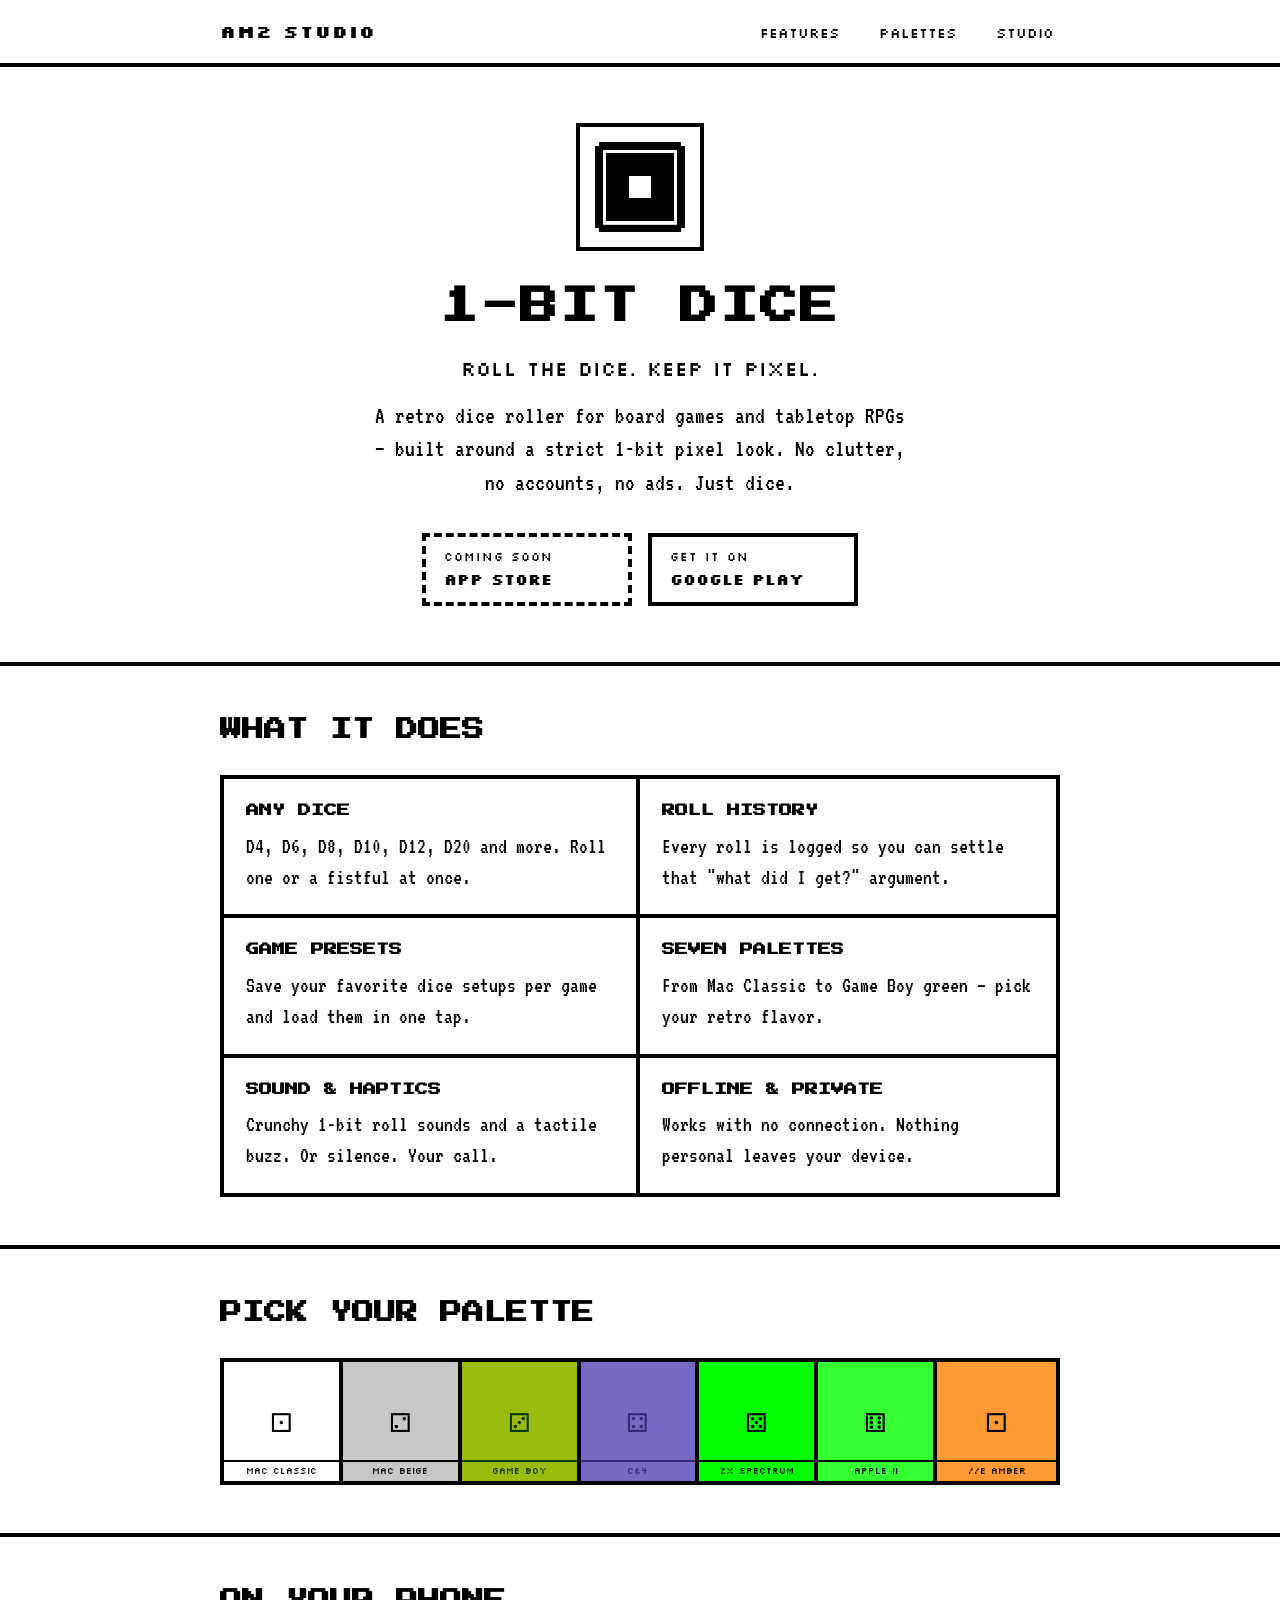
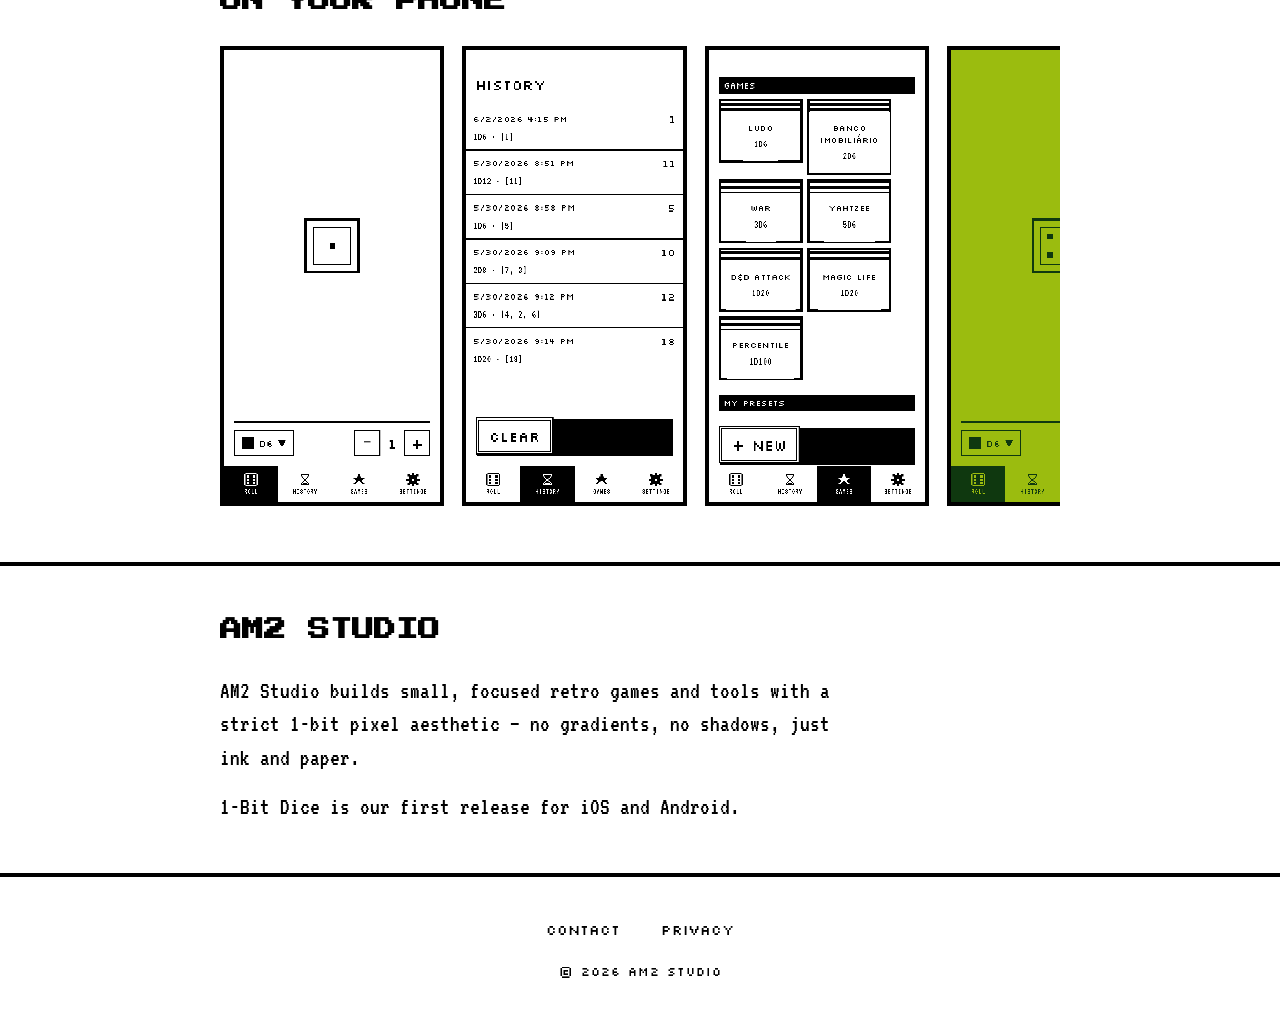
<file: website/index.html>
<!DOCTYPE html>
<html lang="en">
<head>
  <meta charset="UTF-8" />
  <meta name="viewport" content="width=device-width, initial-scale=1.0" />
  <title>1-Bit Dice — AM2 Studio</title>
  <meta name="description" content="1-Bit Dice — a retro 1-bit dice roller for board games and RPGs, by AM2 Studio. Roll any dice, keep history, save game presets. Seven retro palettes. Offline. No tracking." />

  <!-- Open Graph / social -->
  <meta property="og:title" content="1-Bit Dice — AM2 Studio" />
  <meta property="og:description" content="A retro 1-bit dice roller for board games and RPGs. Seven retro palettes. Offline. No accounts, no ads." />
  <meta property="og:type" content="website" />
  <meta property="og:url" content="https://am2studio.com.br/" />
  <meta property="og:image" content="https://am2studio.com.br/assets/img/feature-graphic.png" />

  <link rel="icon" type="image/png" href="assets/img/icon-512.png" />
  <link rel="stylesheet" href="style.css" />
</head>
<body>

  <!-- ===== Top bar ===== -->
  <header class="topbar">
    <div class="wrap">
      <span class="brand">AM2&nbsp;STUDIO</span>
      <nav class="topnav">
        <a href="#features">Features</a>
        <a href="#palettes">Palettes</a>
        <a href="#about">Studio</a>
      </nav>
    </div>
  </header>

  <!-- ===== Hero ===== -->
  <section class="hero">
    <div class="wrap">
      <img class="icon" src="assets/img/icon-512.png" alt="1-Bit Dice app icon" width="128" height="128" />
      <h1>1-Bit Dice</h1>
      <p class="tag">Roll the dice. Keep it pixel.</p>
      <p class="sub">A retro dice roller for board games and tabletop RPGs — built around a strict 1-bit pixel look. No clutter, no accounts, no ads. Just dice.</p>

      <div class="badges">
        <span class="badge soon">
          <small>COMING SOON</small>
          App Store
        </span>
        <a class="badge live" href="https://play.google.com/store/apps/details?id=com.am2.onebitdice">
          <small>GET IT ON</small>
          Google Play
        </a>
      </div>
    </div>
  </section>

  <!-- ===== Features ===== -->
  <section id="features">
    <div class="wrap">
      <h2>What it does</h2>
      <div class="features">
        <div class="feature">
          <h3>Any dice</h3>
          <p>D4, D6, D8, D10, D12, D20 and more. Roll one or a fistful at once.</p>
        </div>
        <div class="feature">
          <h3>Roll history</h3>
          <p>Every roll is logged so you can settle that "what did I get?" argument.</p>
        </div>
        <div class="feature">
          <h3>Game presets</h3>
          <p>Save your favorite dice setups per game and load them in one tap.</p>
        </div>
        <div class="feature">
          <h3>Seven palettes</h3>
          <p>From Mac Classic to Game Boy green — pick your retro flavor.</p>
        </div>
        <div class="feature">
          <h3>Sound &amp; haptics</h3>
          <p>Crunchy 1-bit roll sounds and a tactile buzz. Or silence. Your call.</p>
        </div>
        <div class="feature">
          <h3>Offline &amp; private</h3>
          <p>Works with no connection. Nothing personal leaves your device.</p>
        </div>
      </div>
    </div>
  </section>

  <!-- ===== Palettes ===== -->
  <section id="palettes">
    <div class="wrap">
      <h2>Pick your palette</h2>
      <div class="palettes">
        <div class="pal" style="background:#ffffff;color:#000000"><span class="die">⚀</span><span class="name">Mac Classic</span></div>
        <div class="pal" style="background:#c7c7c7;color:#000000"><span class="die">⚁</span><span class="name">Mac Beige</span></div>
        <div class="pal" style="background:#9bbc0f;color:#0f380f"><span class="die">⚂</span><span class="name">Game Boy</span></div>
        <div class="pal" style="background:#7869c4;color:#352879"><span class="die">⚃</span><span class="name">C64</span></div>
        <div class="pal" style="background:#00ff00;color:#000000"><span class="die">⚄</span><span class="name">ZX Spectrum</span></div>
        <div class="pal" style="background:#33ff33;color:#000000"><span class="die">⚅</span><span class="name">Apple II</span></div>
        <div class="pal" style="background:#ff9933;color:#000000"><span class="die">⚀</span><span class="name">//e Amber</span></div>
      </div>
    </div>
  </section>

  <!-- ===== Screenshots ===== -->
  <section id="screens">
    <div class="wrap">
      <h2>On your phone</h2>
      <div class="shots">
        <img src="assets/shots/macClassic-home.png" alt="Home screen with a rolled die, Mac Classic palette" />
        <img src="assets/shots/macClassic-history.png" alt="Roll history screen" />
        <img src="assets/shots/macClassic-presets.png" alt="Game presets screen" />
        <img src="assets/shots/gameBoy-home.png" alt="Home screen in Game Boy palette" />
        <img src="assets/shots/c64-home.png" alt="Home screen in Commodore 64 palette" />
        <img src="assets/shots/amber-home.png" alt="Home screen in Apple //e amber palette" />
      </div>
    </div>
  </section>

  <!-- ===== About ===== -->
  <section id="about" class="about">
    <div class="wrap">
      <h2>AM2 Studio</h2>
      <p>AM2 Studio builds small, focused retro games and tools with a strict 1-bit pixel aesthetic — no gradients, no shadows, just ink and paper.</p>
      <p>1-Bit Dice is our first release for iOS and Android.</p>
    </div>
  </section>

  <!-- ===== Footer ===== -->
  <footer>
    <div class="wrap">
      <div class="links">
        <a href="mailto:am2studio.dev@gmail.com">Contact</a>
        <a href="/privacy">Privacy</a>
      </div>
      <p class="copy">© 2026 AM2 Studio</p>
    </div>
  </footer>

</body>
</html>
</file>
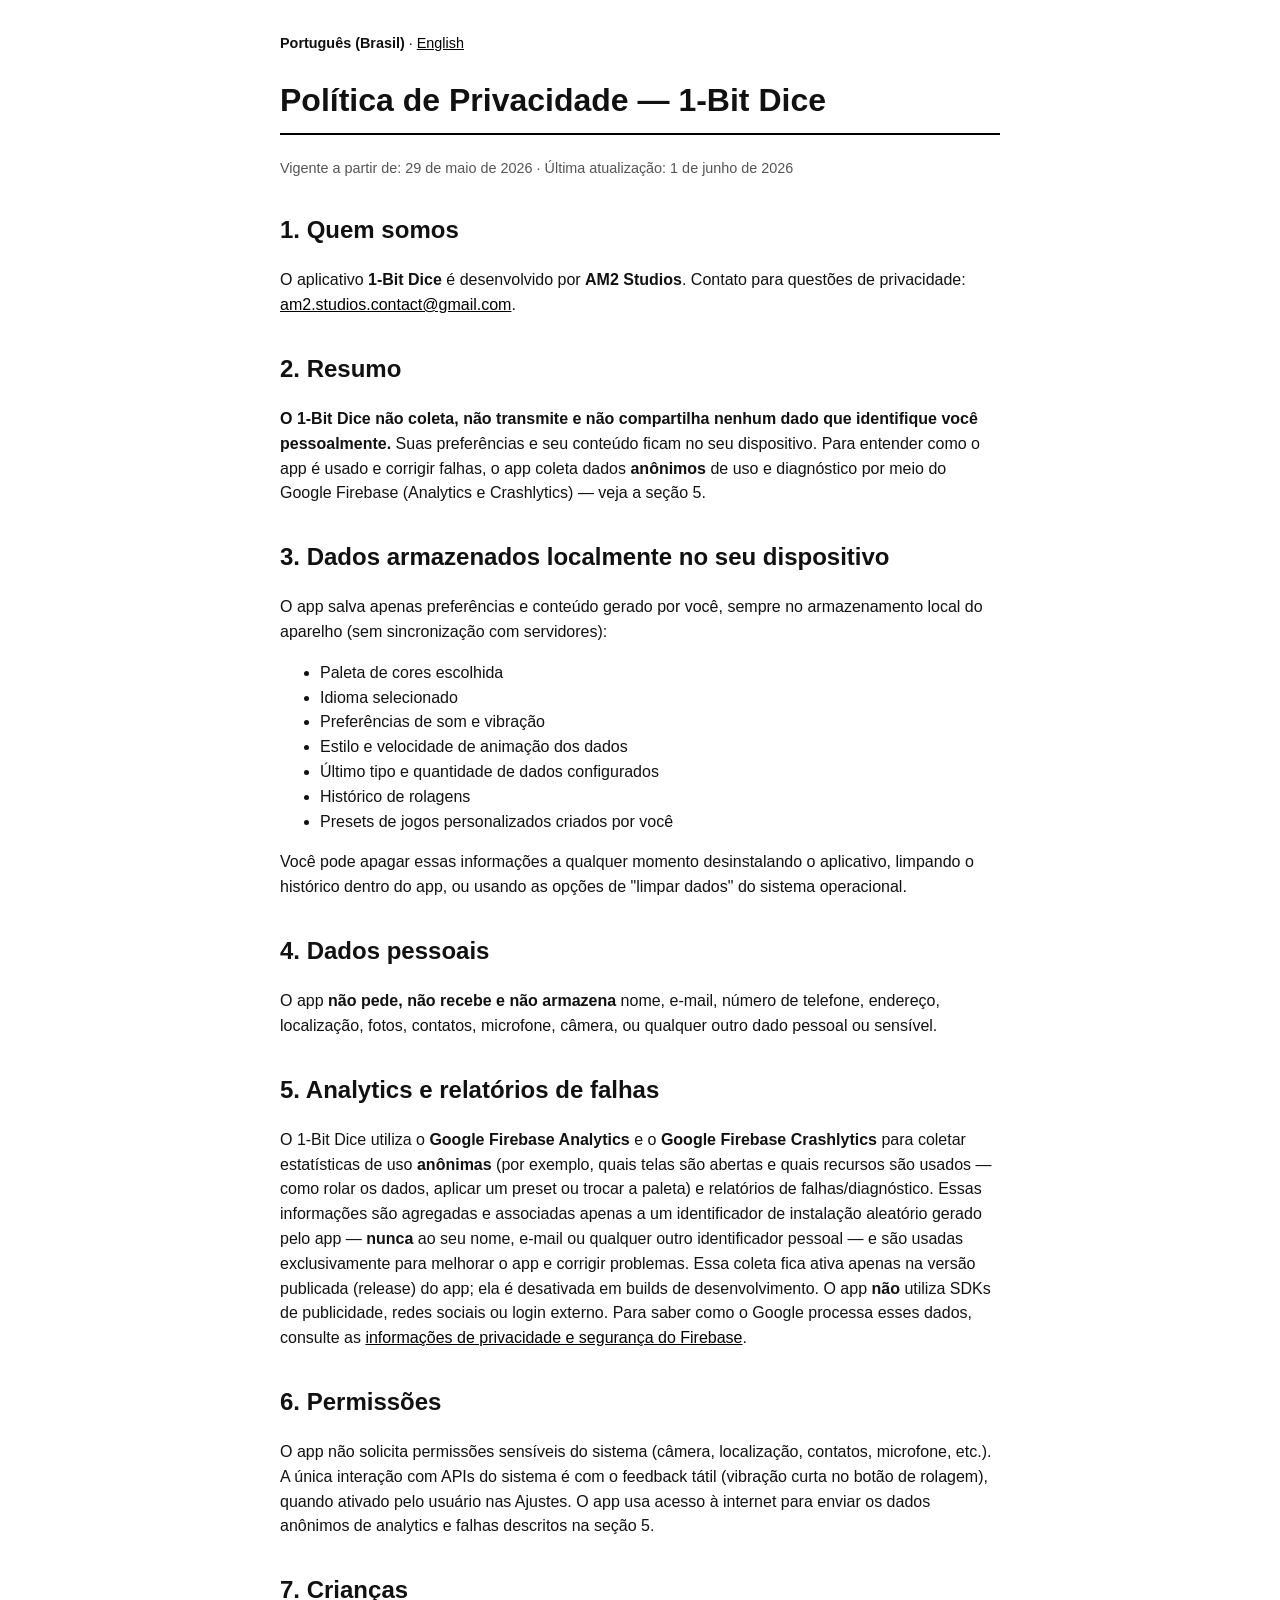
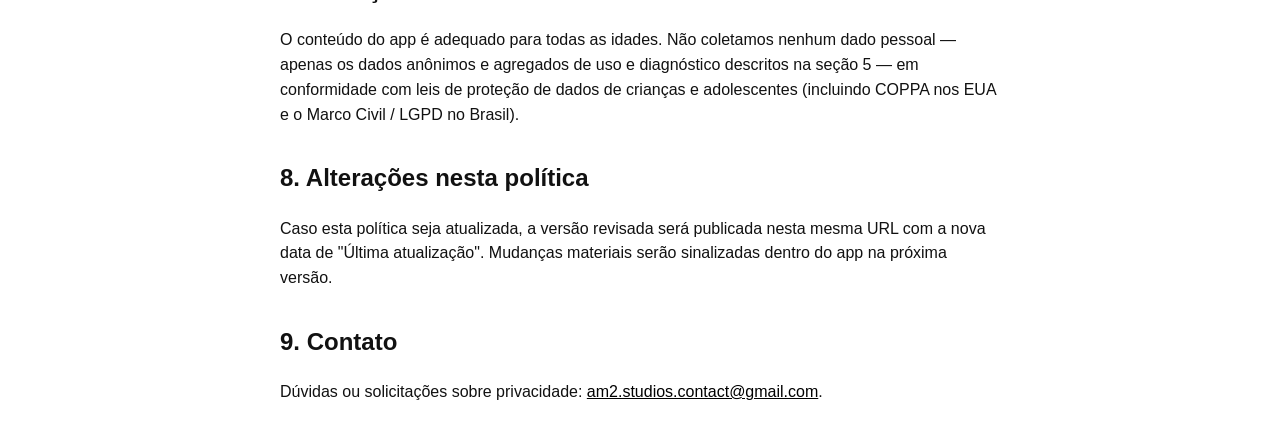
<file: docs/privacy/index.html>
<!DOCTYPE html>
<html lang="pt-BR">
<head>
  <meta charset="UTF-8">
  <meta name="viewport" content="width=device-width, initial-scale=1.0">
  <title>Política de Privacidade — 1-Bit Dice</title>
  <style>
    body { font-family: -apple-system, BlinkMacSystemFont, "Segoe UI", Roboto, sans-serif; max-width: 720px; margin: 2rem auto; padding: 0 1rem; line-height: 1.55; color: #111; background: #fff; }
    h1 { border-bottom: 2px solid #000; padding-bottom: .5rem; }
    h2 { margin-top: 2rem; }
    .lang { font-size: .9rem; margin-bottom: 1rem; }
    .meta { color: #555; font-size: .9rem; }
    a { color: #000; }
    code { background: #f3f3f3; padding: .1rem .3rem; border-radius: 3px; }
  </style>
</head>
<body>
  <p class="lang"><strong>Português (Brasil)</strong> · <a href="en.html">English</a></p>

  <h1>Política de Privacidade — 1-Bit Dice</h1>
  <p class="meta">Vigente a partir de: 29 de maio de 2026 · Última atualização: 1 de junho de 2026</p>

  <h2>1. Quem somos</h2>
  <p>O aplicativo <strong>1-Bit Dice</strong> é desenvolvido por <strong>AM2 Studios</strong>. Contato para questões de privacidade: <a href="mailto:am2.studios.contact@gmail.com">am2.studios.contact@gmail.com</a>.</p>

  <h2>2. Resumo</h2>
  <p><strong>O 1-Bit Dice não coleta, não transmite e não compartilha nenhum dado que identifique você pessoalmente.</strong> Suas preferências e seu conteúdo ficam no seu dispositivo. Para entender como o app é usado e corrigir falhas, o app coleta dados <strong>anônimos</strong> de uso e diagnóstico por meio do Google Firebase (Analytics e Crashlytics) — veja a seção 5.</p>

  <h2>3. Dados armazenados localmente no seu dispositivo</h2>
  <p>O app salva apenas preferências e conteúdo gerado por você, sempre no armazenamento local do aparelho (sem sincronização com servidores):</p>
  <ul>
    <li>Paleta de cores escolhida</li>
    <li>Idioma selecionado</li>
    <li>Preferências de som e vibração</li>
    <li>Estilo e velocidade de animação dos dados</li>
    <li>Último tipo e quantidade de dados configurados</li>
    <li>Histórico de rolagens</li>
    <li>Presets de jogos personalizados criados por você</li>
  </ul>
  <p>Você pode apagar essas informações a qualquer momento desinstalando o aplicativo, limpando o histórico dentro do app, ou usando as opções de "limpar dados" do sistema operacional.</p>

  <h2>4. Dados pessoais</h2>
  <p>O app <strong>não pede, não recebe e não armazena</strong> nome, e-mail, número de telefone, endereço, localização, fotos, contatos, microfone, câmera, ou qualquer outro dado pessoal ou sensível.</p>

  <h2>5. Analytics e relatórios de falhas</h2>
  <p>O 1-Bit Dice utiliza o <strong>Google Firebase Analytics</strong> e o <strong>Google Firebase Crashlytics</strong> para coletar estatísticas de uso <strong>anônimas</strong> (por exemplo, quais telas são abertas e quais recursos são usados — como rolar os dados, aplicar um preset ou trocar a paleta) e relatórios de falhas/diagnóstico. Essas informações são agregadas e associadas apenas a um identificador de instalação aleatório gerado pelo app — <strong>nunca</strong> ao seu nome, e-mail ou qualquer outro identificador pessoal — e são usadas exclusivamente para melhorar o app e corrigir problemas. Essa coleta fica ativa apenas na versão publicada (release) do app; ela é desativada em builds de desenvolvimento. O app <strong>não</strong> utiliza SDKs de publicidade, redes sociais ou login externo. Para saber como o Google processa esses dados, consulte as <a href="https://firebase.google.com/support/privacy">informações de privacidade e segurança do Firebase</a>.</p>

  <h2>6. Permissões</h2>
  <p>O app não solicita permissões sensíveis do sistema (câmera, localização, contatos, microfone, etc.). A única interação com APIs do sistema é com o feedback tátil (vibração curta no botão de rolagem), quando ativado pelo usuário nas Ajustes. O app usa acesso à internet para enviar os dados anônimos de analytics e falhas descritos na seção 5.</p>

  <h2>7. Crianças</h2>
  <p>O conteúdo do app é adequado para todas as idades. Não coletamos nenhum dado pessoal — apenas os dados anônimos e agregados de uso e diagnóstico descritos na seção 5 — em conformidade com leis de proteção de dados de crianças e adolescentes (incluindo COPPA nos EUA e o Marco Civil / LGPD no Brasil).</p>

  <h2>8. Alterações nesta política</h2>
  <p>Caso esta política seja atualizada, a versão revisada será publicada nesta mesma URL com a nova data de "Última atualização". Mudanças materiais serão sinalizadas dentro do app na próxima versão.</p>

  <h2>9. Contato</h2>
  <p>Dúvidas ou solicitações sobre privacidade: <a href="mailto:am2.studios.contact@gmail.com">am2.studios.contact@gmail.com</a>.</p>
</body>
</html>
</file>
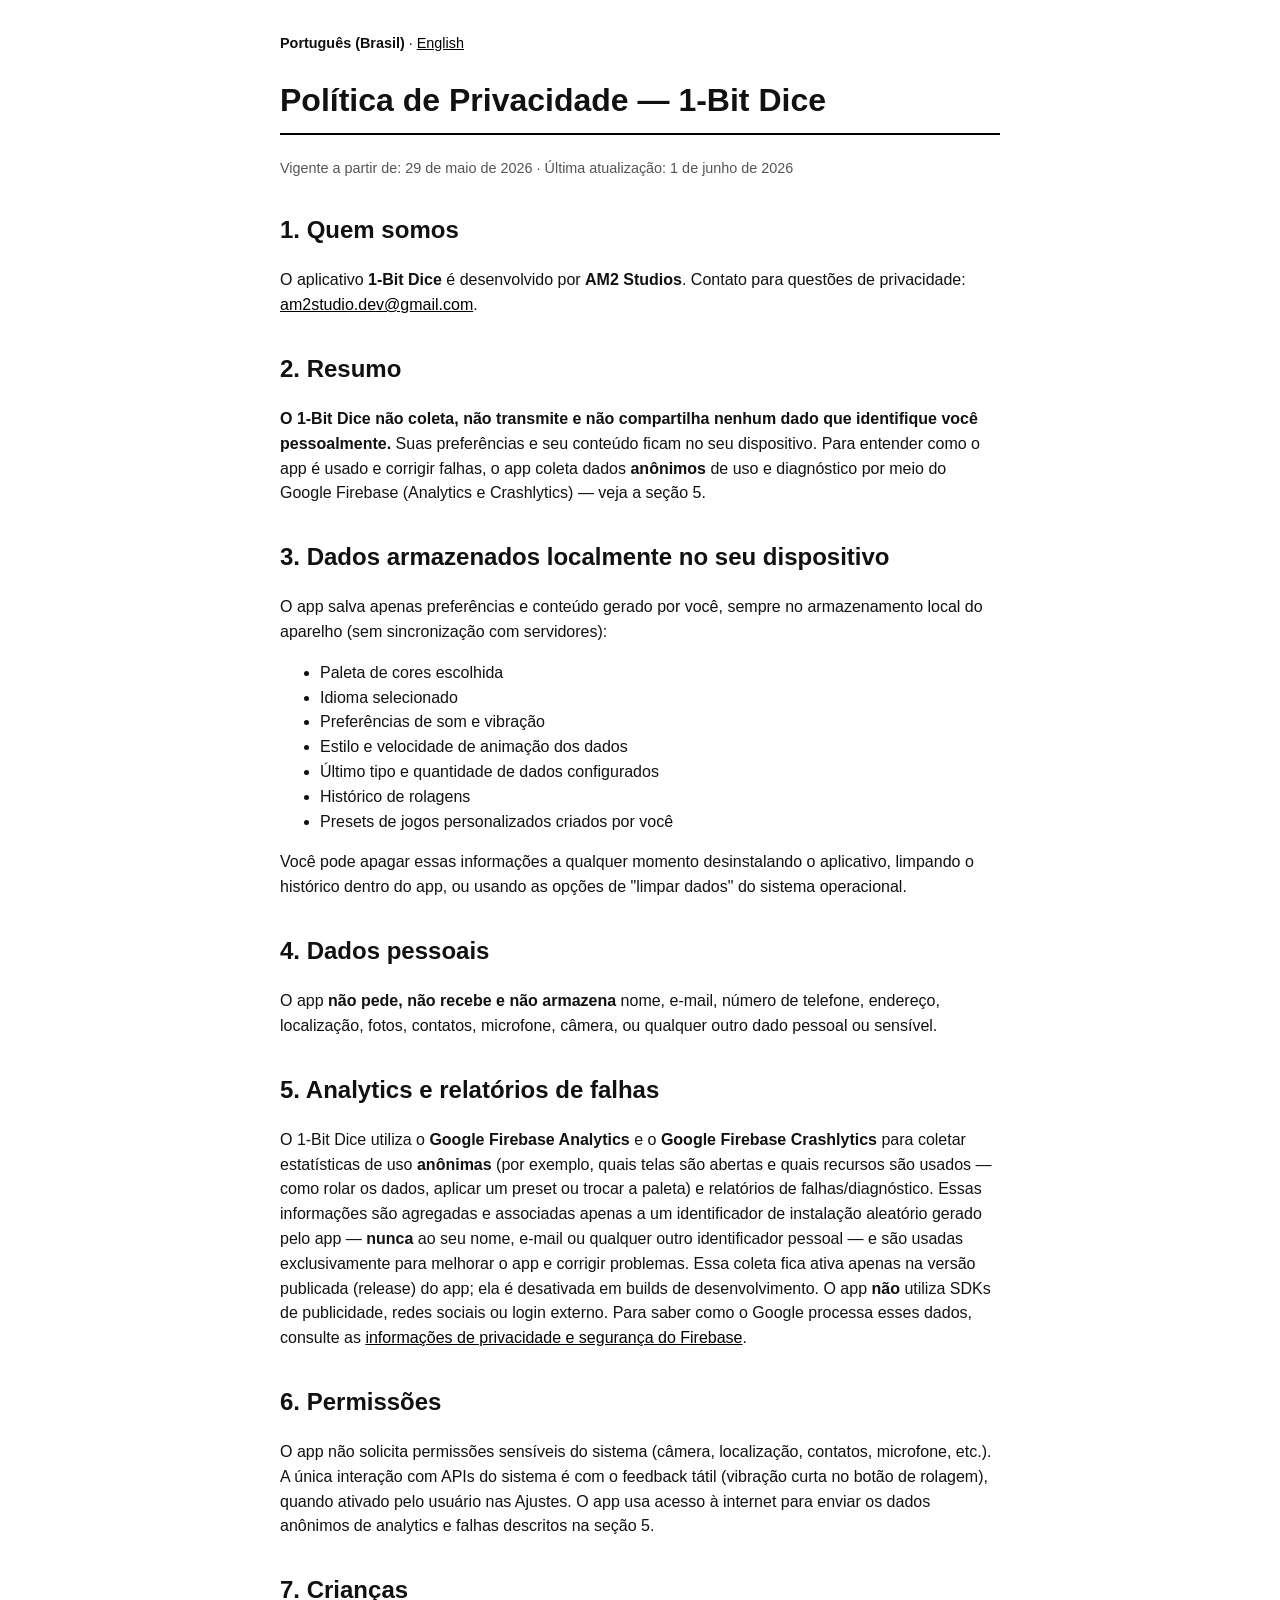
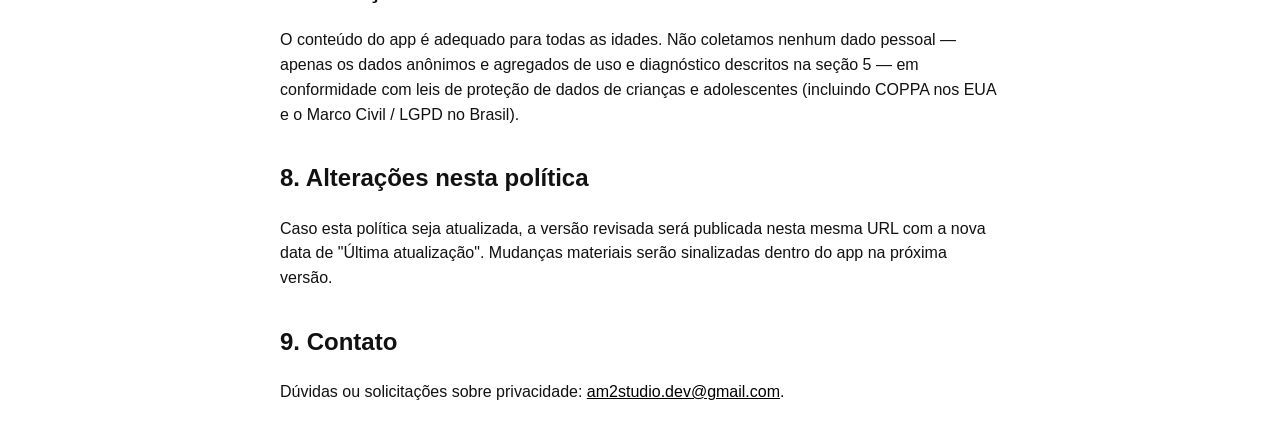
<file: website/privacy/index.html>
<!DOCTYPE html>
<html lang="pt-BR">
<head>
  <meta charset="UTF-8">
  <meta name="viewport" content="width=device-width, initial-scale=1.0">
  <title>Política de Privacidade — 1-Bit Dice</title>
  <style>
    body { font-family: -apple-system, BlinkMacSystemFont, "Segoe UI", Roboto, sans-serif; max-width: 720px; margin: 2rem auto; padding: 0 1rem; line-height: 1.55; color: #111; background: #fff; }
    h1 { border-bottom: 2px solid #000; padding-bottom: .5rem; }
    h2 { margin-top: 2rem; }
    .lang { font-size: .9rem; margin-bottom: 1rem; }
    .meta { color: #555; font-size: .9rem; }
    a { color: #000; }
    code { background: #f3f3f3; padding: .1rem .3rem; border-radius: 3px; }
  </style>
</head>
<body>
  <p class="lang"><strong>Português (Brasil)</strong> · <a href="en.html">English</a></p>

  <h1>Política de Privacidade — 1-Bit Dice</h1>
  <p class="meta">Vigente a partir de: 29 de maio de 2026 · Última atualização: 1 de junho de 2026</p>

  <h2>1. Quem somos</h2>
  <p>O aplicativo <strong>1-Bit Dice</strong> é desenvolvido por <strong>AM2 Studios</strong>. Contato para questões de privacidade: <a href="mailto:am2studio.dev@gmail.com">am2studio.dev@gmail.com</a>.</p>

  <h2>2. Resumo</h2>
  <p><strong>O 1-Bit Dice não coleta, não transmite e não compartilha nenhum dado que identifique você pessoalmente.</strong> Suas preferências e seu conteúdo ficam no seu dispositivo. Para entender como o app é usado e corrigir falhas, o app coleta dados <strong>anônimos</strong> de uso e diagnóstico por meio do Google Firebase (Analytics e Crashlytics) — veja a seção 5.</p>

  <h2>3. Dados armazenados localmente no seu dispositivo</h2>
  <p>O app salva apenas preferências e conteúdo gerado por você, sempre no armazenamento local do aparelho (sem sincronização com servidores):</p>
  <ul>
    <li>Paleta de cores escolhida</li>
    <li>Idioma selecionado</li>
    <li>Preferências de som e vibração</li>
    <li>Estilo e velocidade de animação dos dados</li>
    <li>Último tipo e quantidade de dados configurados</li>
    <li>Histórico de rolagens</li>
    <li>Presets de jogos personalizados criados por você</li>
  </ul>
  <p>Você pode apagar essas informações a qualquer momento desinstalando o aplicativo, limpando o histórico dentro do app, ou usando as opções de "limpar dados" do sistema operacional.</p>

  <h2>4. Dados pessoais</h2>
  <p>O app <strong>não pede, não recebe e não armazena</strong> nome, e-mail, número de telefone, endereço, localização, fotos, contatos, microfone, câmera, ou qualquer outro dado pessoal ou sensível.</p>

  <h2>5. Analytics e relatórios de falhas</h2>
  <p>O 1-Bit Dice utiliza o <strong>Google Firebase Analytics</strong> e o <strong>Google Firebase Crashlytics</strong> para coletar estatísticas de uso <strong>anônimas</strong> (por exemplo, quais telas são abertas e quais recursos são usados — como rolar os dados, aplicar um preset ou trocar a paleta) e relatórios de falhas/diagnóstico. Essas informações são agregadas e associadas apenas a um identificador de instalação aleatório gerado pelo app — <strong>nunca</strong> ao seu nome, e-mail ou qualquer outro identificador pessoal — e são usadas exclusivamente para melhorar o app e corrigir problemas. Essa coleta fica ativa apenas na versão publicada (release) do app; ela é desativada em builds de desenvolvimento. O app <strong>não</strong> utiliza SDKs de publicidade, redes sociais ou login externo. Para saber como o Google processa esses dados, consulte as <a href="https://firebase.google.com/support/privacy">informações de privacidade e segurança do Firebase</a>.</p>

  <h2>6. Permissões</h2>
  <p>O app não solicita permissões sensíveis do sistema (câmera, localização, contatos, microfone, etc.). A única interação com APIs do sistema é com o feedback tátil (vibração curta no botão de rolagem), quando ativado pelo usuário nas Ajustes. O app usa acesso à internet para enviar os dados anônimos de analytics e falhas descritos na seção 5.</p>

  <h2>7. Crianças</h2>
  <p>O conteúdo do app é adequado para todas as idades. Não coletamos nenhum dado pessoal — apenas os dados anônimos e agregados de uso e diagnóstico descritos na seção 5 — em conformidade com leis de proteção de dados de crianças e adolescentes (incluindo COPPA nos EUA e o Marco Civil / LGPD no Brasil).</p>

  <h2>8. Alterações nesta política</h2>
  <p>Caso esta política seja atualizada, a versão revisada será publicada nesta mesma URL com a nova data de "Última atualização". Mudanças materiais serão sinalizadas dentro do app na próxima versão.</p>

  <h2>9. Contato</h2>
  <p>Dúvidas ou solicitações sobre privacidade: <a href="mailto:am2studio.dev@gmail.com">am2studio.dev@gmail.com</a>.</p>
</body>
</html>
</file>
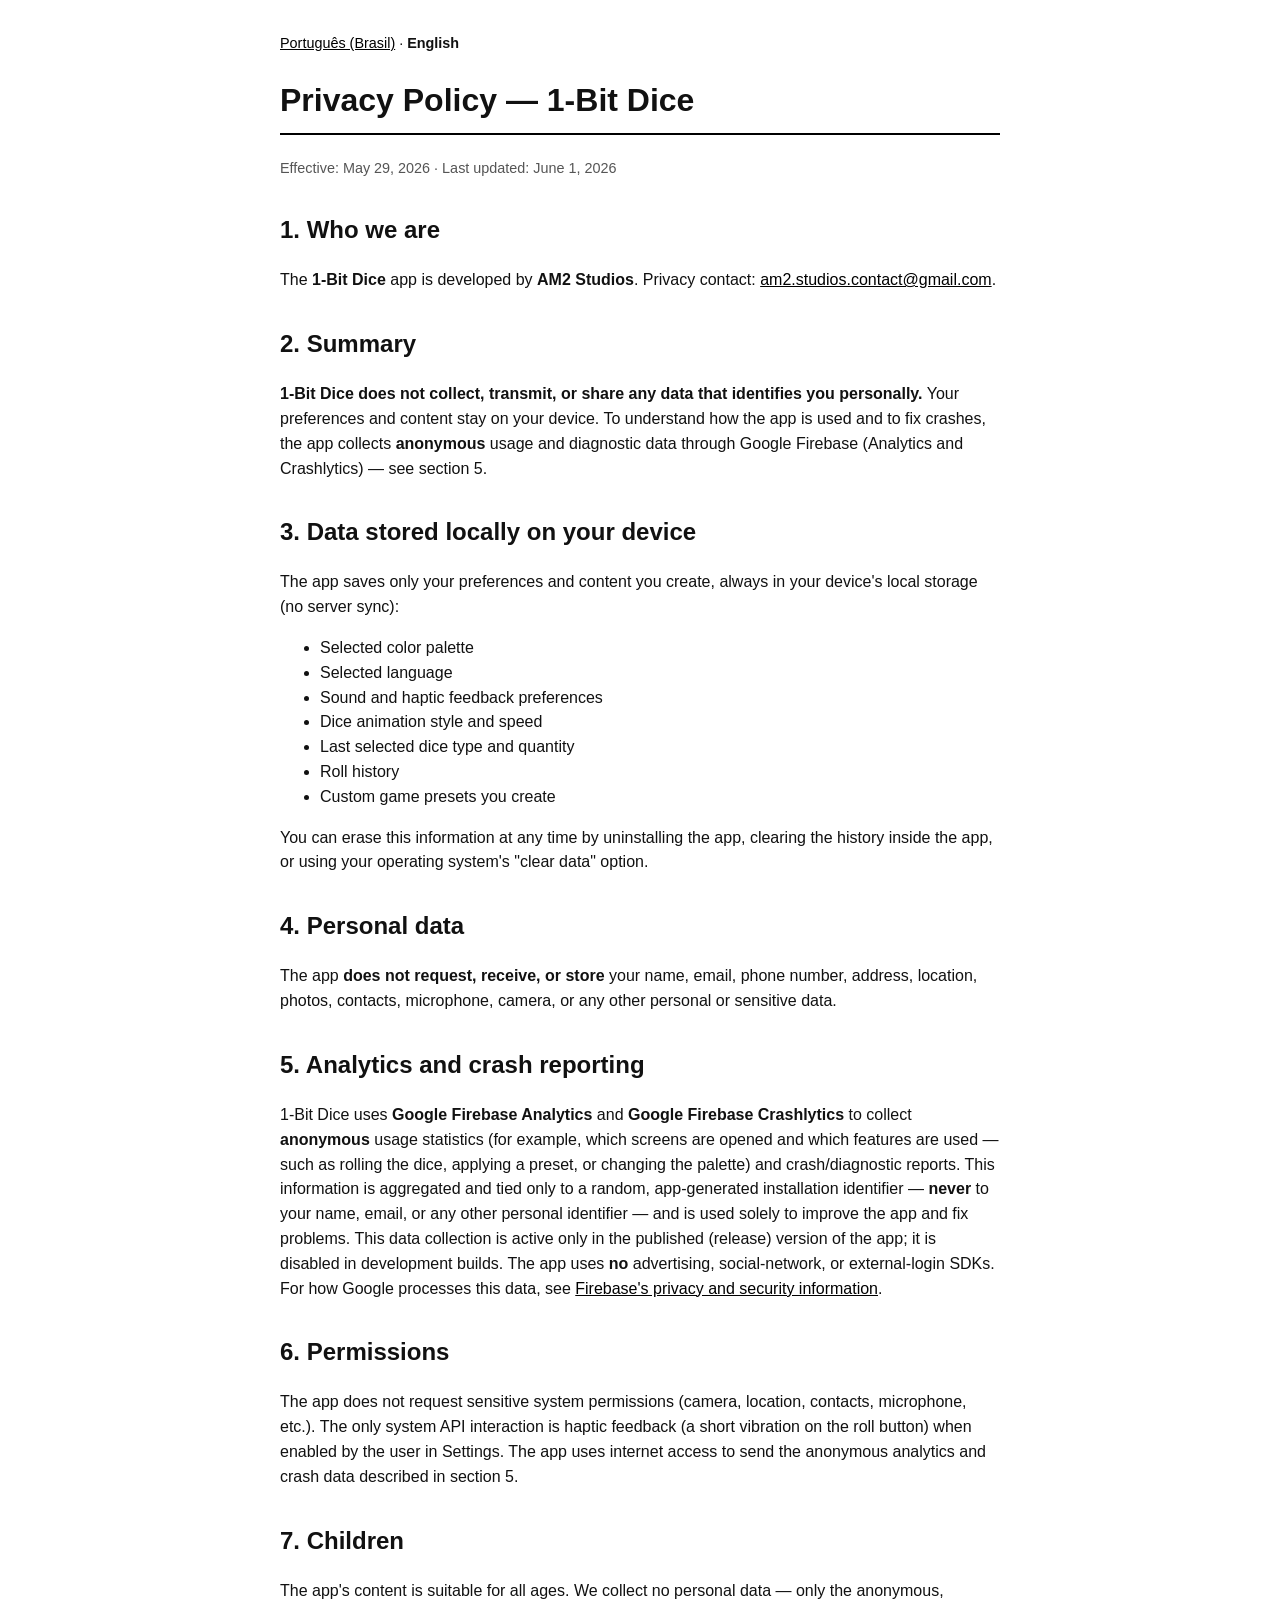
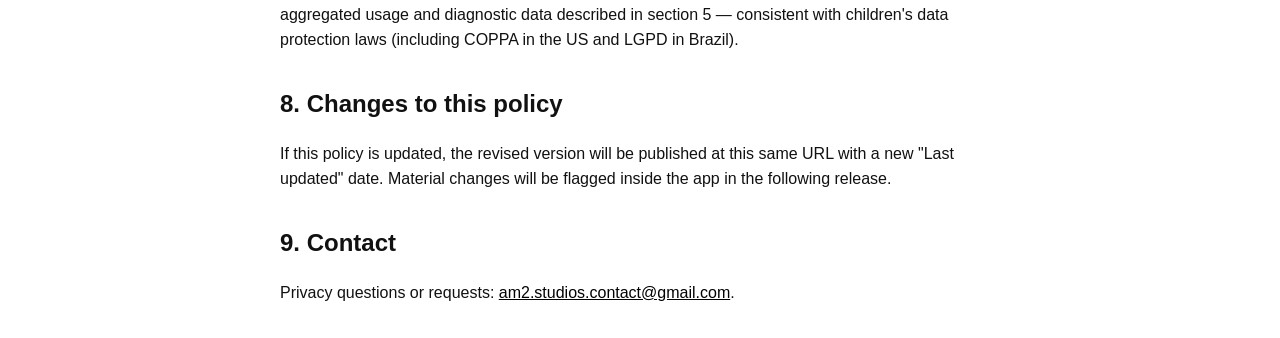
<file: docs/privacy/en.html>
<!DOCTYPE html>
<html lang="en">
<head>
  <meta charset="UTF-8">
  <meta name="viewport" content="width=device-width, initial-scale=1.0">
  <title>Privacy Policy — 1-Bit Dice</title>
  <style>
    body { font-family: -apple-system, BlinkMacSystemFont, "Segoe UI", Roboto, sans-serif; max-width: 720px; margin: 2rem auto; padding: 0 1rem; line-height: 1.55; color: #111; background: #fff; }
    h1 { border-bottom: 2px solid #000; padding-bottom: .5rem; }
    h2 { margin-top: 2rem; }
    .lang { font-size: .9rem; margin-bottom: 1rem; }
    .meta { color: #555; font-size: .9rem; }
    a { color: #000; }
    code { background: #f3f3f3; padding: .1rem .3rem; border-radius: 3px; }
  </style>
</head>
<body>
  <p class="lang"><a href="./">Português (Brasil)</a> · <strong>English</strong></p>

  <h1>Privacy Policy — 1-Bit Dice</h1>
  <p class="meta">Effective: May 29, 2026 · Last updated: June 1, 2026</p>

  <h2>1. Who we are</h2>
  <p>The <strong>1-Bit Dice</strong> app is developed by <strong>AM2 Studios</strong>. Privacy contact: <a href="mailto:am2.studios.contact@gmail.com">am2.studios.contact@gmail.com</a>.</p>

  <h2>2. Summary</h2>
  <p><strong>1-Bit Dice does not collect, transmit, or share any data that identifies you personally.</strong> Your preferences and content stay on your device. To understand how the app is used and to fix crashes, the app collects <strong>anonymous</strong> usage and diagnostic data through Google Firebase (Analytics and Crashlytics) — see section 5.</p>

  <h2>3. Data stored locally on your device</h2>
  <p>The app saves only your preferences and content you create, always in your device's local storage (no server sync):</p>
  <ul>
    <li>Selected color palette</li>
    <li>Selected language</li>
    <li>Sound and haptic feedback preferences</li>
    <li>Dice animation style and speed</li>
    <li>Last selected dice type and quantity</li>
    <li>Roll history</li>
    <li>Custom game presets you create</li>
  </ul>
  <p>You can erase this information at any time by uninstalling the app, clearing the history inside the app, or using your operating system's "clear data" option.</p>

  <h2>4. Personal data</h2>
  <p>The app <strong>does not request, receive, or store</strong> your name, email, phone number, address, location, photos, contacts, microphone, camera, or any other personal or sensitive data.</p>

  <h2>5. Analytics and crash reporting</h2>
  <p>1-Bit Dice uses <strong>Google Firebase Analytics</strong> and <strong>Google Firebase Crashlytics</strong> to collect <strong>anonymous</strong> usage statistics (for example, which screens are opened and which features are used — such as rolling the dice, applying a preset, or changing the palette) and crash/diagnostic reports. This information is aggregated and tied only to a random, app-generated installation identifier — <strong>never</strong> to your name, email, or any other personal identifier — and is used solely to improve the app and fix problems. This data collection is active only in the published (release) version of the app; it is disabled in development builds. The app uses <strong>no</strong> advertising, social-network, or external-login SDKs. For how Google processes this data, see <a href="https://firebase.google.com/support/privacy">Firebase's privacy and security information</a>.</p>

  <h2>6. Permissions</h2>
  <p>The app does not request sensitive system permissions (camera, location, contacts, microphone, etc.). The only system API interaction is haptic feedback (a short vibration on the roll button) when enabled by the user in Settings. The app uses internet access to send the anonymous analytics and crash data described in section 5.</p>

  <h2>7. Children</h2>
  <p>The app's content is suitable for all ages. We collect no personal data — only the anonymous, aggregated usage and diagnostic data described in section 5 — consistent with children's data protection laws (including COPPA in the US and LGPD in Brazil).</p>

  <h2>8. Changes to this policy</h2>
  <p>If this policy is updated, the revised version will be published at this same URL with a new "Last updated" date. Material changes will be flagged inside the app in the following release.</p>

  <h2>9. Contact</h2>
  <p>Privacy questions or requests: <a href="mailto:am2.studios.contact@gmail.com">am2.studios.contact@gmail.com</a>.</p>
</body>
</html>
</file>
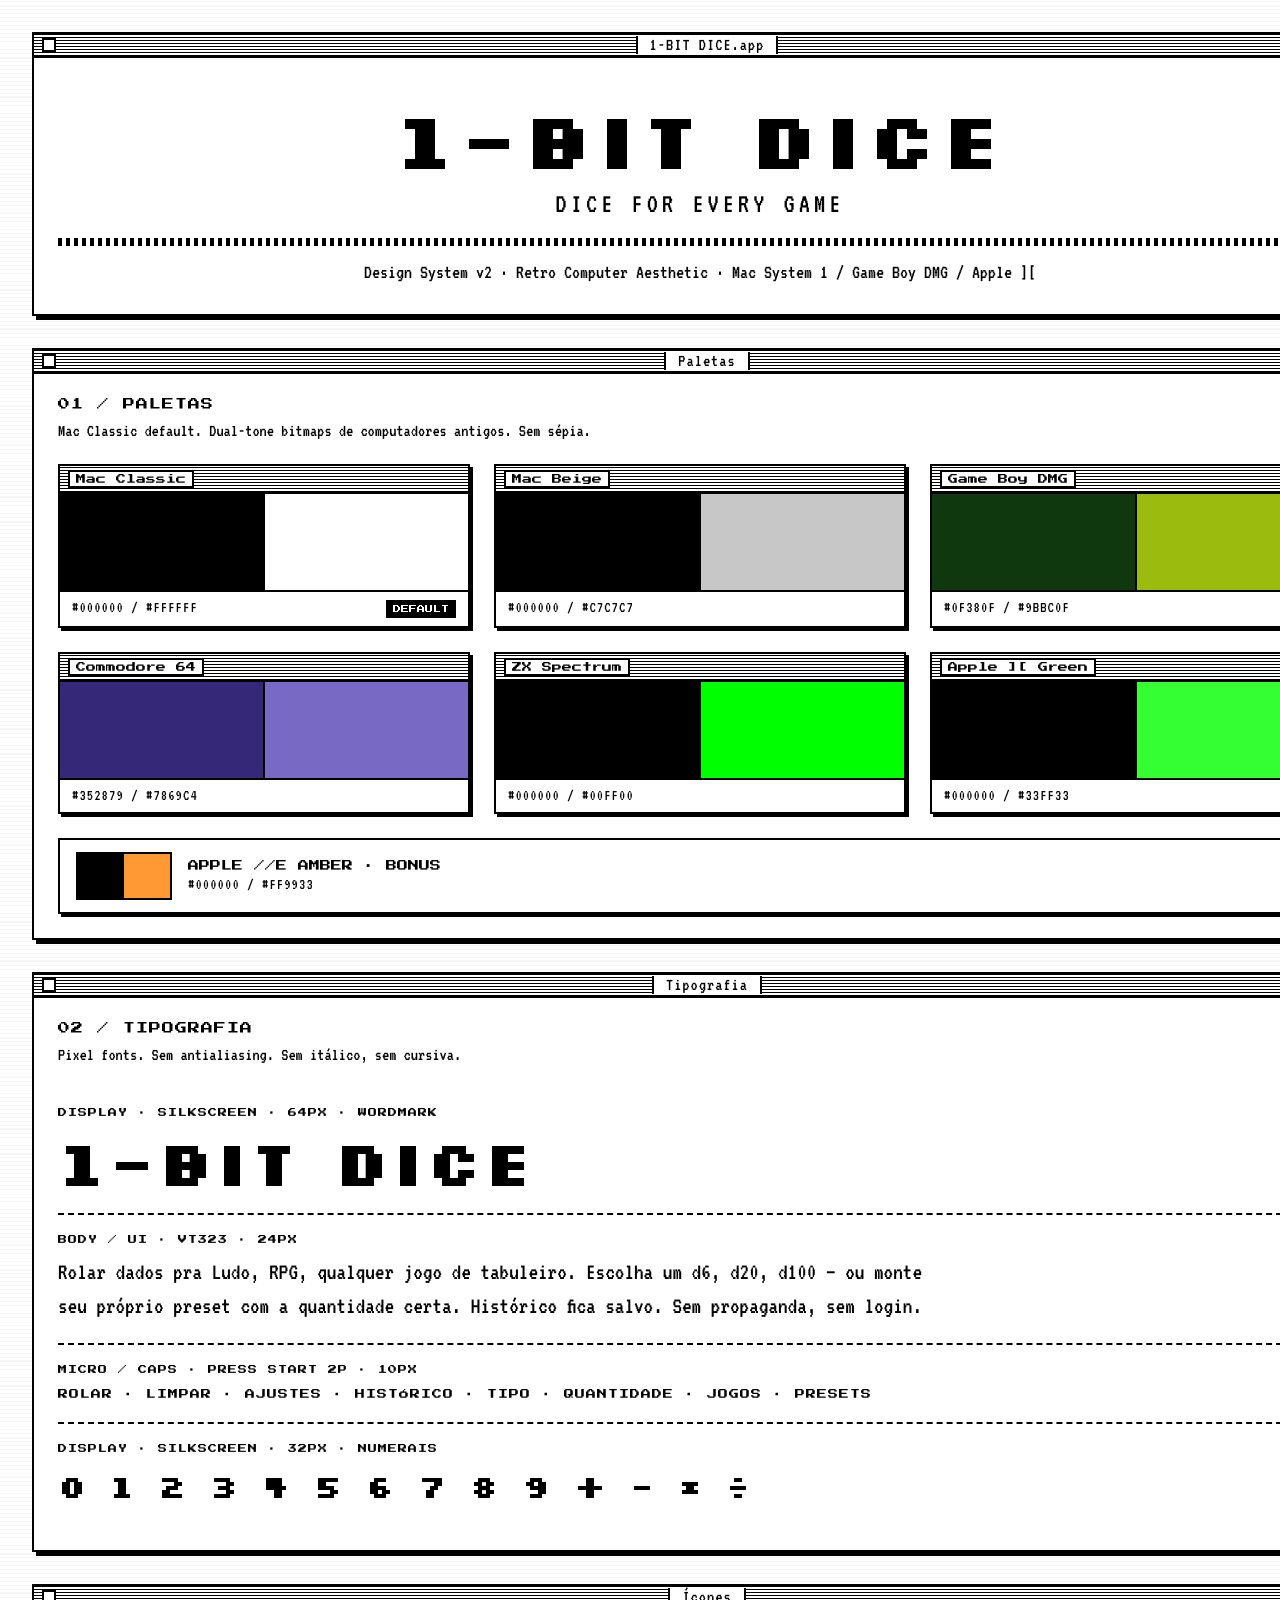
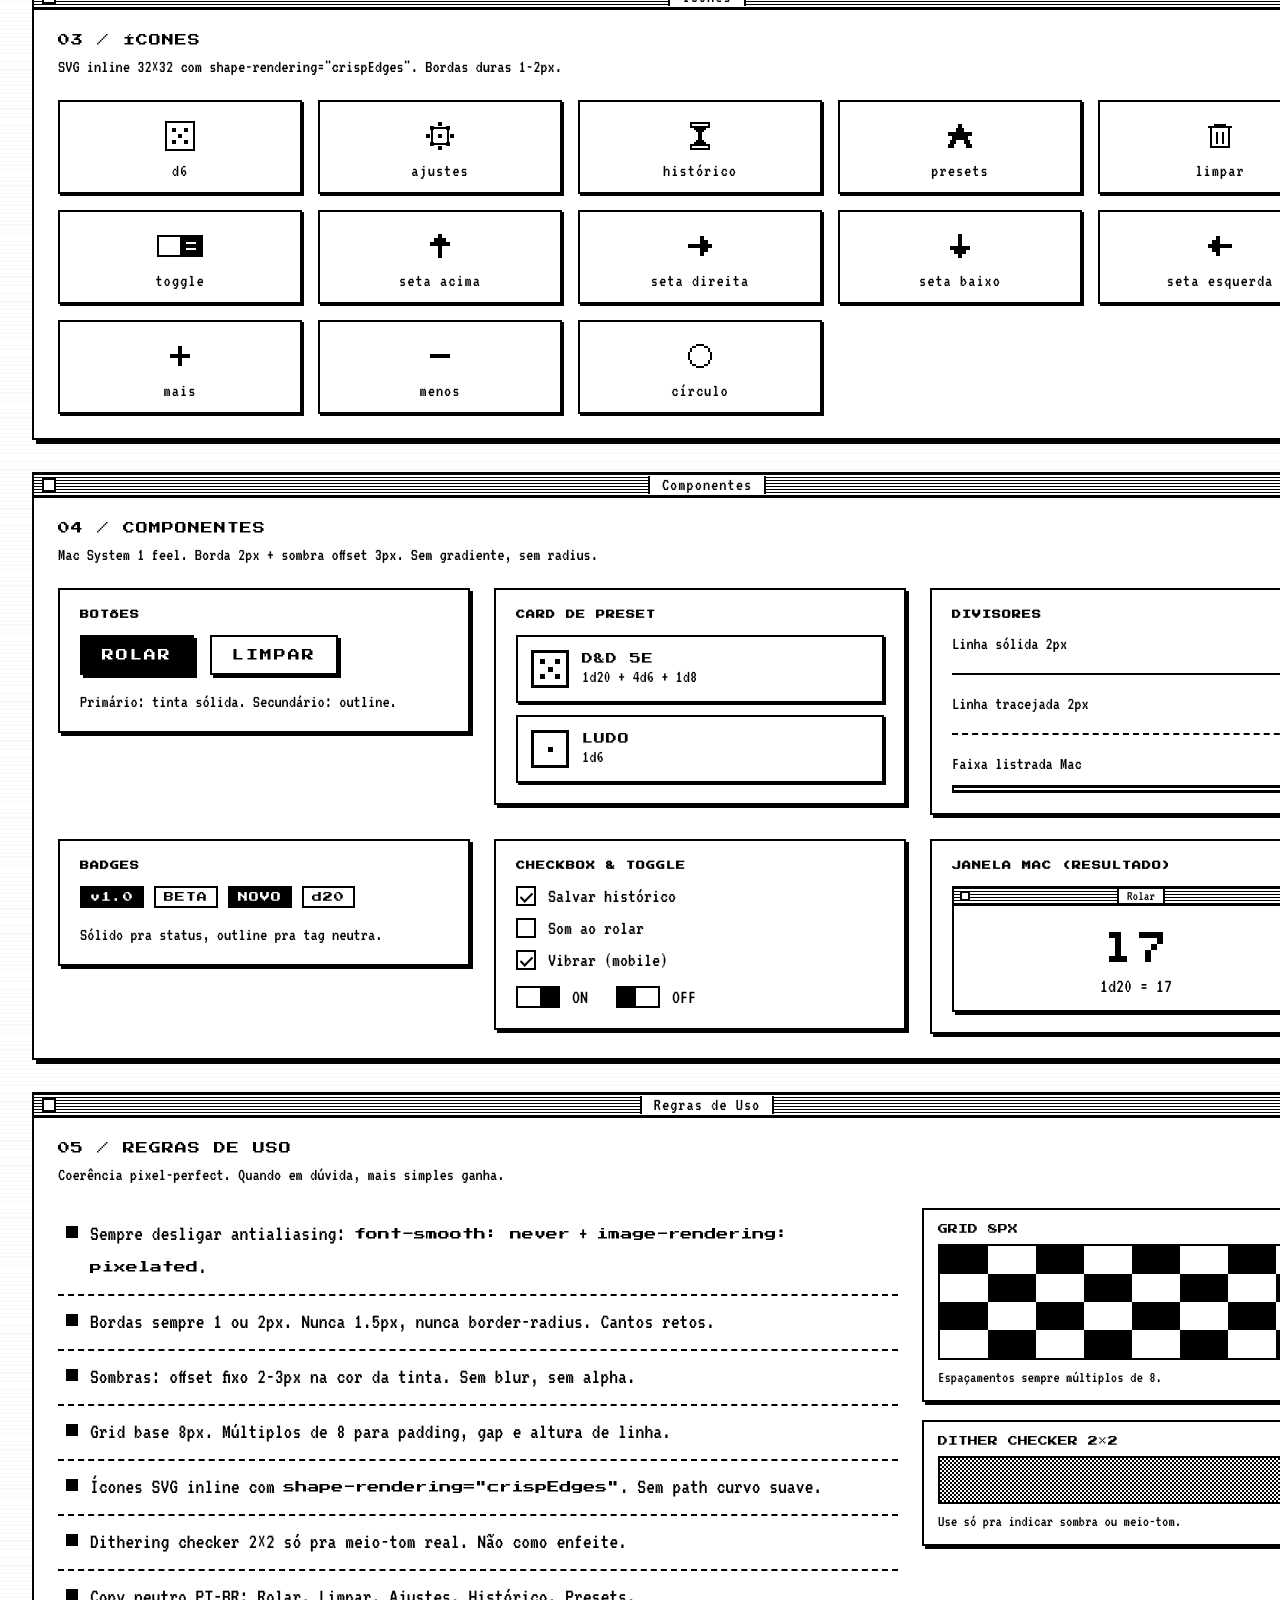
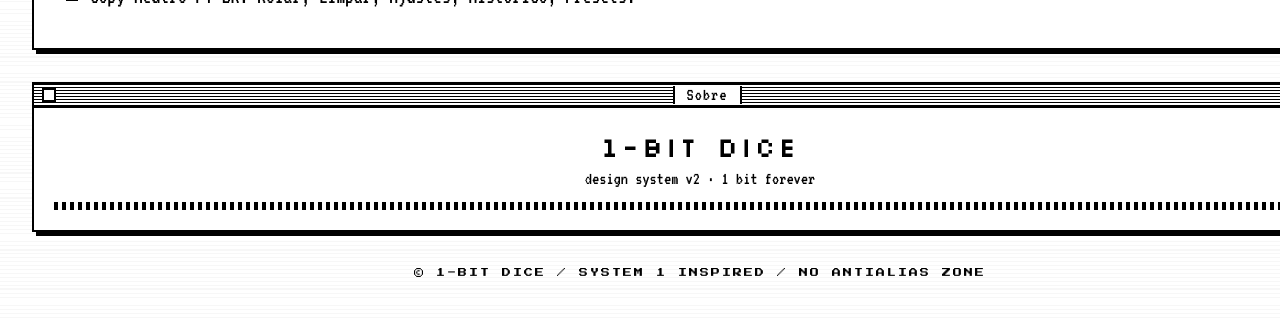
<file: docs/prototypes/01-design-system.html>
<!DOCTYPE html>
<html lang="pt-BR">
<head>
<meta charset="UTF-8">
<title>1-BIT DICE — Design System v2</title>
<link rel="preconnect" href="https://fonts.googleapis.com">
<link rel="preconnect" href="https://fonts.gstatic.com" crossorigin>
<style>
  @import url('https://fonts.googleapis.com/css2?family=Silkscreen:wght@400;700&family=VT323&family=Press+Start+2P&display=swap');

  * {
    box-sizing: border-box;
    margin: 0;
    padding: 0;
    image-rendering: pixelated;
    -webkit-font-smoothing: none;
    -moz-osx-font-smoothing: none;
    font-smooth: never;
    text-rendering: geometricPrecision;
  }

  :root {
    --ink: #000000;
    --paper: #FFFFFF;
    --shadow: #000000;
  }

  html, body {
    background: var(--paper);
    color: var(--ink);
    font-family: 'VT323', monospace;
  }

  body {
    width: 1400px;
    margin: 0 auto;
    padding: 32px;
    background:
      repeating-linear-gradient(
        0deg,
        transparent 0,
        transparent 3px,
        rgba(0,0,0,0.03) 3px,
        rgba(0,0,0,0.03) 4px
      ),
      var(--paper);
  }

  /* ----------- MAC-STYLE WINDOW ----------- */
  .mac-window {
    border: 2px solid var(--ink);
    background: var(--paper);
    box-shadow: 4px 4px 0 var(--ink);
    margin-bottom: 32px;
  }

  .mac-titlebar {
    border-bottom: 2px solid var(--ink);
    height: 24px;
    display: flex;
    align-items: center;
    padding: 0 8px;
    position: relative;
    background:
      repeating-linear-gradient(
        0deg,
        var(--ink) 0,
        var(--ink) 1px,
        var(--paper) 1px,
        var(--paper) 3px
      );
  }

  .mac-close {
    width: 14px;
    height: 14px;
    border: 2px solid var(--ink);
    background: var(--paper);
    display: inline-block;
  }

  .mac-title {
    font-family: 'VT323', monospace;
    font-size: 18px;
    background: var(--paper);
    padding: 0 12px;
    margin: 0 auto;
    border-left: 2px solid var(--ink);
    border-right: 2px solid var(--ink);
    line-height: 1;
    letter-spacing: 1px;
  }

  .mac-body {
    padding: 24px;
    background: var(--paper);
  }

  /* ----------- HEADER ----------- */
  .header-wrap .mac-body {
    text-align: center;
    padding: 40px 24px 32px;
  }

  .wordmark {
    font-family: 'Silkscreen', monospace;
    font-weight: 700;
    font-size: 80px;
    letter-spacing: 4px;
    line-height: 1;
    color: var(--ink);
  }

  .tagline {
    font-family: 'VT323', monospace;
    font-size: 28px;
    margin-top: 12px;
    letter-spacing: 4px;
  }

  .header-strip {
    margin-top: 20px;
    height: 8px;
    background:
      repeating-linear-gradient(
        90deg,
        var(--ink) 0,
        var(--ink) 4px,
        var(--paper) 4px,
        var(--paper) 8px
      );
  }

  /* ----------- SECTION HEADERS ----------- */
  .section-label {
    font-family: 'Press Start 2P', monospace;
    font-size: 12px;
    margin-bottom: 12px;
    letter-spacing: 1px;
  }

  .section-sub {
    font-family: 'VT323', monospace;
    font-size: 18px;
    margin-bottom: 24px;
    color: var(--ink);
  }

  /* ----------- PALETTES ----------- */
  .palette-grid {
    display: grid;
    grid-template-columns: repeat(3, 1fr);
    gap: 24px;
  }

  .palette-card {
    border: 2px solid var(--ink);
    background: var(--paper);
    box-shadow: 3px 3px 0 var(--ink);
  }

  .palette-card .pal-title-bar {
    border-bottom: 2px solid var(--ink);
    padding: 4px 8px;
    font-family: 'Press Start 2P', monospace;
    font-size: 10px;
    background:
      repeating-linear-gradient(
        0deg,
        var(--ink) 0,
        var(--ink) 1px,
        var(--paper) 1px,
        var(--paper) 3px
      );
  }

  .palette-card .pal-title {
    background: var(--paper);
    padding: 2px 6px;
    display: inline-block;
    border: 2px solid var(--ink);
  }

  .pal-swatches {
    display: flex;
    height: 96px;
  }

  .pal-swatch {
    flex: 1;
    border-right: 2px solid var(--ink);
  }

  .pal-swatch:last-child {
    border-right: none;
  }

  .pal-info {
    border-top: 2px solid var(--ink);
    padding: 8px 12px;
    font-family: 'VT323', monospace;
    font-size: 18px;
    display: flex;
    justify-content: space-between;
  }

  .pal-info .default-badge {
    font-family: 'Press Start 2P', monospace;
    font-size: 8px;
    border: 2px solid var(--ink);
    padding: 3px 5px;
    background: var(--ink);
    color: var(--paper);
  }

  .pal-hex {
    font-family: 'VT323', monospace;
    font-size: 16px;
    letter-spacing: 1px;
  }

  /* ----------- TYPOGRAPHY SECTION ----------- */
  .type-row {
    border-bottom: 2px dashed var(--ink);
    padding: 20px 0;
  }

  .type-row:last-child {
    border-bottom: none;
  }

  .type-row .type-meta {
    font-family: 'Press Start 2P', monospace;
    font-size: 9px;
    margin-bottom: 12px;
    letter-spacing: 1px;
  }

  .type-display {
    font-family: 'Silkscreen', monospace;
    font-weight: 700;
    font-size: 64px;
    line-height: 1;
    letter-spacing: 2px;
  }

  .type-body {
    font-family: 'VT323', monospace;
    font-size: 24px;
    line-height: 1.4;
    max-width: 900px;
  }

  .type-micro {
    font-family: 'Press Start 2P', monospace;
    font-size: 10px;
    line-height: 1.6;
    letter-spacing: 1px;
  }

  /* ----------- ICONS SECTION ----------- */
  .icon-grid {
    display: grid;
    grid-template-columns: repeat(5, 1fr);
    gap: 16px;
  }

  .icon-cell {
    border: 2px solid var(--ink);
    background: var(--paper);
    padding: 18px 12px 12px;
    text-align: center;
    box-shadow: 2px 2px 0 var(--ink);
  }

  .icon-cell svg {
    display: block;
    margin: 0 auto 10px;
  }

  .icon-label {
    font-family: 'VT323', monospace;
    font-size: 18px;
    letter-spacing: 1px;
  }

  /* ----------- COMPONENTS SECTION ----------- */
  .components-grid {
    display: grid;
    grid-template-columns: repeat(3, 1fr);
    gap: 24px;
    align-items: start;
  }

  .comp-card {
    border: 2px solid var(--ink);
    padding: 20px;
    background: var(--paper);
    box-shadow: 3px 3px 0 var(--ink);
  }

  .comp-card h4 {
    font-family: 'Press Start 2P', monospace;
    font-size: 9px;
    margin-bottom: 16px;
    letter-spacing: 1px;
  }

  /* Buttons */
  .btn {
    font-family: 'Press Start 2P', monospace;
    font-size: 12px;
    padding: 12px 20px;
    border: 2px solid var(--ink);
    background: var(--paper);
    color: var(--ink);
    cursor: pointer;
    box-shadow: 3px 3px 0 var(--ink);
    letter-spacing: 2px;
    position: relative;
    display: inline-block;
    line-height: 1;
  }

  .btn-primary {
    background: var(--ink);
    color: var(--paper);
  }

  .btn-secondary {
    background: var(--paper);
    color: var(--ink);
  }

  /* Preset card */
  .preset {
    border: 2px solid var(--ink);
    padding: 12px;
    display: flex;
    align-items: center;
    gap: 12px;
    box-shadow: 2px 2px 0 var(--ink);
  }

  .preset-text .preset-name {
    font-family: 'Press Start 2P', monospace;
    font-size: 11px;
    letter-spacing: 1px;
  }

  .preset-text .preset-desc {
    font-family: 'VT323', monospace;
    font-size: 18px;
    margin-top: 4px;
  }

  /* Divider */
  .divider-demo {
    height: 2px;
    background: var(--ink);
    margin: 20px 0;
  }

  .divider-demo.dashed {
    background: none;
    border-top: 2px dashed var(--ink);
    height: 0;
  }

  /* Badge */
  .badge {
    display: inline-block;
    font-family: 'Press Start 2P', monospace;
    font-size: 10px;
    border: 2px solid var(--ink);
    padding: 4px 8px;
    background: var(--ink);
    color: var(--paper);
    letter-spacing: 1px;
  }

  .badge-outline {
    background: var(--paper);
    color: var(--ink);
  }

  /* Checkbox */
  .checkbox-row {
    display: flex;
    align-items: center;
    gap: 12px;
    margin-bottom: 12px;
    font-family: 'VT323', monospace;
    font-size: 20px;
  }

  .checkbox {
    width: 20px;
    height: 20px;
    border: 2px solid var(--ink);
    background: var(--paper);
    position: relative;
    flex-shrink: 0;
  }

  .checkbox.checked::after {
    content: '';
    position: absolute;
    top: 2px;
    left: 5px;
    width: 5px;
    height: 10px;
    border-right: 2px solid var(--ink);
    border-bottom: 2px solid var(--ink);
    transform: rotate(45deg);
  }

  /* Toggle Mac-style */
  .toggle {
    width: 44px;
    height: 22px;
    border: 2px solid var(--ink);
    background: var(--paper);
    display: inline-block;
    position: relative;
  }

  .toggle .knob {
    position: absolute;
    top: 0;
    left: 0;
    width: 18px;
    height: 18px;
    background: var(--ink);
  }

  .toggle.on .knob {
    left: 22px;
  }

  /* Rules section */
  .rules-list {
    list-style: none;
    font-family: 'VT323', monospace;
    font-size: 22px;
    line-height: 1.5;
  }

  .rules-list li {
    padding: 10px 0 10px 32px;
    position: relative;
    border-bottom: 2px dashed var(--ink);
  }

  .rules-list li::before {
    content: '';
    position: absolute;
    left: 8px;
    top: 18px;
    width: 12px;
    height: 12px;
    background: var(--ink);
  }

  .rules-list li:last-child {
    border-bottom: none;
  }

  /* Two col layout helper */
  .two-col {
    display: grid;
    grid-template-columns: 2fr 1fr;
    gap: 24px;
  }

  /* Footer signature */
  .signature {
    text-align: center;
    font-family: 'Press Start 2P', monospace;
    font-size: 9px;
    margin-top: 24px;
    letter-spacing: 2px;
    padding: 12px;
  }

</style>
</head>
<body>

  <!-- =========================================================
       HEADER WINDOW
       ========================================================= -->
  <section class="mac-window header-wrap">
    <div class="mac-titlebar">
      <span class="mac-close"></span>
      <span class="mac-title">1-BIT DICE.app</span>
    </div>
    <div class="mac-body">
      <div class="wordmark">1-BIT DICE</div>
      <div class="tagline">DICE FOR EVERY GAME</div>
      <div class="header-strip"></div>
      <div style="margin-top:16px; font-family:'VT323',monospace; font-size:20px;">
        Design System v2 &middot; Retro Computer Aesthetic &middot; Mac System 1 / Game Boy DMG / Apple ][
      </div>
    </div>
  </section>

  <!-- =========================================================
       PALETTES
       ========================================================= -->
  <section class="mac-window">
    <div class="mac-titlebar">
      <span class="mac-close"></span>
      <span class="mac-title">Paletas</span>
    </div>
    <div class="mac-body">
      <div class="section-label">01 / PALETAS</div>
      <div class="section-sub">Mac Classic default. Dual-tone bitmaps de computadores antigos. Sem sépia.</div>

      <div class="palette-grid">

        <!-- Mac Classic -->
        <div class="palette-card">
          <div class="pal-title-bar"><span class="pal-title">Mac Classic</span></div>
          <div class="pal-swatches">
            <div class="pal-swatch" style="background:#000000;"></div>
            <div class="pal-swatch" style="background:#FFFFFF;"></div>
          </div>
          <div class="pal-info">
            <span class="pal-hex">#000000 / #FFFFFF</span>
            <span class="default-badge">DEFAULT</span>
          </div>
        </div>

        <!-- Mac Beige -->
        <div class="palette-card">
          <div class="pal-title-bar"><span class="pal-title">Mac Beige</span></div>
          <div class="pal-swatches">
            <div class="pal-swatch" style="background:#000000;"></div>
            <div class="pal-swatch" style="background:#C7C7C7;"></div>
          </div>
          <div class="pal-info">
            <span class="pal-hex">#000000 / #C7C7C7</span>
          </div>
        </div>

        <!-- Game Boy DMG -->
        <div class="palette-card">
          <div class="pal-title-bar"><span class="pal-title">Game Boy DMG</span></div>
          <div class="pal-swatches">
            <div class="pal-swatch" style="background:#0F380F;"></div>
            <div class="pal-swatch" style="background:#9BBC0F;"></div>
          </div>
          <div class="pal-info">
            <span class="pal-hex">#0F380F / #9BBC0F</span>
          </div>
        </div>

        <!-- Commodore 64 -->
        <div class="palette-card">
          <div class="pal-title-bar"><span class="pal-title">Commodore 64</span></div>
          <div class="pal-swatches">
            <div class="pal-swatch" style="background:#352879;"></div>
            <div class="pal-swatch" style="background:#7869C4;"></div>
          </div>
          <div class="pal-info">
            <span class="pal-hex">#352879 / #7869C4</span>
          </div>
        </div>

        <!-- ZX Spectrum -->
        <div class="palette-card">
          <div class="pal-title-bar"><span class="pal-title">ZX Spectrum</span></div>
          <div class="pal-swatches">
            <div class="pal-swatch" style="background:#000000;"></div>
            <div class="pal-swatch" style="background:#00FF00;"></div>
          </div>
          <div class="pal-info">
            <span class="pal-hex">#000000 / #00FF00</span>
          </div>
        </div>

        <!-- Apple II Green -->
        <div class="palette-card">
          <div class="pal-title-bar"><span class="pal-title">Apple ][ Green</span></div>
          <div class="pal-swatches">
            <div class="pal-swatch" style="background:#000000;"></div>
            <div class="pal-swatch" style="background:#33FF33;"></div>
          </div>
          <div class="pal-info">
            <span class="pal-hex">#000000 / #33FF33</span>
          </div>
        </div>

      </div>

      <div style="margin-top:24px; border:2px solid var(--ink); padding:12px 16px; display:flex; align-items:center; gap:16px; box-shadow:3px 3px 0 var(--ink);">
        <div style="display:flex;">
          <div style="width:48px; height:48px; background:#000000; border:2px solid #000;"></div>
          <div style="width:48px; height:48px; background:#FF9933; border:2px solid #000; border-left:none;"></div>
        </div>
        <div>
          <div style="font-family:'Press Start 2P',monospace; font-size:11px;">APPLE //E AMBER &middot; BONUS</div>
          <div class="pal-hex" style="margin-top:6px;">#000000 / #FF9933</div>
        </div>
      </div>

    </div>
  </section>

  <!-- =========================================================
       TYPOGRAPHY
       ========================================================= -->
  <section class="mac-window">
    <div class="mac-titlebar">
      <span class="mac-close"></span>
      <span class="mac-title">Tipografia</span>
    </div>
    <div class="mac-body">
      <div class="section-label">02 / TIPOGRAFIA</div>
      <div class="section-sub">Pixel fonts. Sem antialiasing. Sem itálico, sem cursiva.</div>

      <div class="type-row">
        <div class="type-meta">DISPLAY &middot; SILKSCREEN &middot; 64PX &middot; WORDMARK</div>
        <div class="type-display">1-BIT DICE</div>
      </div>

      <div class="type-row">
        <div class="type-meta">BODY / UI &middot; VT323 &middot; 24PX</div>
        <div class="type-body">
          Rolar dados pra Ludo, RPG, qualquer jogo de tabuleiro.
          Escolha um d6, d20, d100 — ou monte seu próprio preset com a quantidade certa.
          Histórico fica salvo. Sem propaganda, sem login.
        </div>
      </div>

      <div class="type-row">
        <div class="type-meta">MICRO / CAPS &middot; PRESS START 2P &middot; 10PX</div>
        <div class="type-micro">
          ROLAR &middot; LIMPAR &middot; AJUSTES &middot; HISTÓRICO &middot; TIPO &middot; QUANTIDADE &middot; JOGOS &middot; PRESETS
        </div>
      </div>

      <div class="type-row">
        <div class="type-meta">DISPLAY &middot; SILKSCREEN &middot; 32PX &middot; NUMERAIS</div>
        <div style="font-family:'Silkscreen',monospace; font-weight:700; font-size:32px; letter-spacing:4px;">
          0 1 2 3 4 5 6 7 8 9 + - × ÷
        </div>
      </div>
    </div>
  </section>

  <!-- =========================================================
       ICONS
       ========================================================= -->
  <section class="mac-window">
    <div class="mac-titlebar">
      <span class="mac-close"></span>
      <span class="mac-title">Ícones</span>
    </div>
    <div class="mac-body">
      <div class="section-label">03 / ÍCONES</div>
      <div class="section-sub">SVG inline 32×32 com shape-rendering="crispEdges". Bordas duras 1-2px.</div>

      <div class="icon-grid">

        <!-- d6 -->
        <div class="icon-cell">
          <svg width="32" height="32" viewBox="0 0 16 16" shape-rendering="crispEdges">
            <rect x="1" y="1" width="14" height="14" fill="none" stroke="#000" stroke-width="1"/>
            <rect x="4" y="4" width="2" height="2" fill="#000"/>
            <rect x="10" y="4" width="2" height="2" fill="#000"/>
            <rect x="7" y="7" width="2" height="2" fill="#000"/>
            <rect x="4" y="10" width="2" height="2" fill="#000"/>
            <rect x="10" y="10" width="2" height="2" fill="#000"/>
          </svg>
          <div class="icon-label">d6</div>
        </div>

        <!-- Engrenagem -->
        <div class="icon-cell">
          <svg width="32" height="32" viewBox="0 0 16 16" shape-rendering="crispEdges">
            <rect x="7" y="1" width="2" height="2" fill="#000"/>
            <rect x="7" y="13" width="2" height="2" fill="#000"/>
            <rect x="1" y="7" width="2" height="2" fill="#000"/>
            <rect x="13" y="7" width="2" height="2" fill="#000"/>
            <rect x="3" y="3" width="2" height="2" fill="#000"/>
            <rect x="11" y="3" width="2" height="2" fill="#000"/>
            <rect x="3" y="11" width="2" height="2" fill="#000"/>
            <rect x="11" y="11" width="2" height="2" fill="#000"/>
            <rect x="4" y="4" width="8" height="8" fill="none" stroke="#000" stroke-width="1"/>
            <rect x="7" y="7" width="2" height="2" fill="#000"/>
          </svg>
          <div class="icon-label">ajustes</div>
        </div>

        <!-- Ampulheta -->
        <div class="icon-cell">
          <svg width="32" height="32" viewBox="0 0 16 16" shape-rendering="crispEdges">
            <rect x="3" y="1" width="10" height="1" fill="#000"/>
            <rect x="3" y="14" width="10" height="1" fill="#000"/>
            <rect x="3" y="2" width="1" height="2" fill="#000"/>
            <rect x="12" y="2" width="1" height="2" fill="#000"/>
            <rect x="3" y="12" width="1" height="2" fill="#000"/>
            <rect x="12" y="12" width="1" height="2" fill="#000"/>
            <rect x="4" y="3" width="8" height="1" fill="#000"/>
            <rect x="4" y="12" width="8" height="1" fill="#000"/>
            <rect x="5" y="4" width="6" height="1" fill="#000"/>
            <rect x="5" y="11" width="6" height="1" fill="#000"/>
            <rect x="6" y="5" width="4" height="1" fill="#000"/>
            <rect x="6" y="10" width="4" height="1" fill="#000"/>
            <rect x="7" y="6" width="2" height="4" fill="#000"/>
          </svg>
          <div class="icon-label">histórico</div>
        </div>

        <!-- Estrela genérica (sem pontos nos vértices) -->
        <div class="icon-cell">
          <svg width="32" height="32" viewBox="0 0 16 16" shape-rendering="crispEdges">
            <rect x="7" y="2" width="2" height="2" fill="#000"/>
            <rect x="6" y="4" width="4" height="2" fill="#000"/>
            <rect x="2" y="6" width="12" height="2" fill="#000"/>
            <rect x="4" y="8" width="8" height="2" fill="#000"/>
            <rect x="3" y="10" width="3" height="2" fill="#000"/>
            <rect x="10" y="10" width="3" height="2" fill="#000"/>
            <rect x="2" y="12" width="3" height="2" fill="#000"/>
            <rect x="11" y="12" width="3" height="2" fill="#000"/>
          </svg>
          <div class="icon-label">presets</div>
        </div>

        <!-- Lixeira -->
        <div class="icon-cell">
          <svg width="32" height="32" viewBox="0 0 16 16" shape-rendering="crispEdges">
            <rect x="5" y="2" width="6" height="1" fill="#000"/>
            <rect x="2" y="3" width="12" height="1" fill="#000"/>
            <rect x="3" y="4" width="1" height="10" fill="#000"/>
            <rect x="12" y="4" width="1" height="10" fill="#000"/>
            <rect x="3" y="13" width="10" height="1" fill="#000"/>
            <rect x="6" y="6" width="1" height="6" fill="#000"/>
            <rect x="9" y="6" width="1" height="6" fill="#000"/>
          </svg>
          <div class="icon-label">limpar</div>
        </div>

        <!-- Toggle on/off Mac-style -->
        <div class="icon-cell">
          <svg width="48" height="32" viewBox="0 0 24 16" shape-rendering="crispEdges">
            <rect x="1" y="3" width="22" height="10" fill="none" stroke="#000" stroke-width="1"/>
            <rect x="12" y="3" width="11" height="10" fill="#000"/>
            <rect x="15" y="6" width="5" height="1" fill="#fff"/>
            <rect x="15" y="9" width="5" height="1" fill="#fff"/>
          </svg>
          <div class="icon-label">toggle</div>
        </div>

        <!-- Seta cima -->
        <div class="icon-cell">
          <svg width="32" height="32" viewBox="0 0 16 16" shape-rendering="crispEdges">
            <rect x="7" y="2" width="2" height="12" fill="#000"/>
            <rect x="5" y="4" width="6" height="2" fill="#000"/>
            <rect x="3" y="6" width="10" height="2" fill="#000"/>
          </svg>
          <div class="icon-label">seta acima</div>
        </div>

        <!-- Seta direita -->
        <div class="icon-cell">
          <svg width="32" height="32" viewBox="0 0 16 16" shape-rendering="crispEdges">
            <rect x="2" y="7" width="12" height="2" fill="#000"/>
            <rect x="10" y="5" width="2" height="6" fill="#000"/>
            <rect x="8" y="3" width="2" height="10" fill="#000"/>
          </svg>
          <div class="icon-label">seta direita</div>
        </div>

        <!-- Seta baixo -->
        <div class="icon-cell">
          <svg width="32" height="32" viewBox="0 0 16 16" shape-rendering="crispEdges">
            <rect x="7" y="2" width="2" height="12" fill="#000"/>
            <rect x="5" y="10" width="6" height="2" fill="#000"/>
            <rect x="3" y="8" width="10" height="2" fill="#000"/>
          </svg>
          <div class="icon-label">seta baixo</div>
        </div>

        <!-- Seta esquerda -->
        <div class="icon-cell">
          <svg width="32" height="32" viewBox="0 0 16 16" shape-rendering="crispEdges">
            <rect x="2" y="7" width="12" height="2" fill="#000"/>
            <rect x="4" y="5" width="2" height="6" fill="#000"/>
            <rect x="6" y="3" width="2" height="10" fill="#000"/>
          </svg>
          <div class="icon-label">seta esquerda</div>
        </div>

        <!-- Plus -->
        <div class="icon-cell">
          <svg width="32" height="32" viewBox="0 0 16 16" shape-rendering="crispEdges">
            <rect x="7" y="3" width="2" height="10" fill="#000"/>
            <rect x="3" y="7" width="10" height="2" fill="#000"/>
          </svg>
          <div class="icon-label">mais</div>
        </div>

        <!-- Minus -->
        <div class="icon-cell">
          <svg width="32" height="32" viewBox="0 0 16 16" shape-rendering="crispEdges">
            <rect x="3" y="7" width="10" height="2" fill="#000"/>
          </svg>
          <div class="icon-label">menos</div>
        </div>

        <!-- Círculo -->
        <div class="icon-cell">
          <svg width="32" height="32" viewBox="0 0 16 16" shape-rendering="crispEdges">
            <rect x="6" y="2" width="4" height="1" fill="#000"/>
            <rect x="6" y="13" width="4" height="1" fill="#000"/>
            <rect x="4" y="3" width="2" height="1" fill="#000"/>
            <rect x="10" y="3" width="2" height="1" fill="#000"/>
            <rect x="4" y="12" width="2" height="1" fill="#000"/>
            <rect x="10" y="12" width="2" height="1" fill="#000"/>
            <rect x="3" y="4" width="1" height="2" fill="#000"/>
            <rect x="12" y="4" width="1" height="2" fill="#000"/>
            <rect x="3" y="10" width="1" height="2" fill="#000"/>
            <rect x="12" y="10" width="1" height="2" fill="#000"/>
            <rect x="2" y="6" width="1" height="4" fill="#000"/>
            <rect x="13" y="6" width="1" height="4" fill="#000"/>
          </svg>
          <div class="icon-label">círculo</div>
        </div>

      </div>
    </div>
  </section>

  <!-- =========================================================
       COMPONENTS
       ========================================================= -->
  <section class="mac-window">
    <div class="mac-titlebar">
      <span class="mac-close"></span>
      <span class="mac-title">Componentes</span>
    </div>
    <div class="mac-body">
      <div class="section-label">04 / COMPONENTES</div>
      <div class="section-sub">Mac System 1 feel. Borda 2px + sombra offset 3px. Sem gradiente, sem radius.</div>

      <div class="components-grid">

        <!-- Botões -->
        <div class="comp-card">
          <h4>BOTÕES</h4>
          <div style="display:flex; gap:16px; flex-wrap:wrap; align-items:center;">
            <button class="btn btn-primary">ROLAR</button>
            <button class="btn btn-secondary">LIMPAR</button>
          </div>
          <div style="margin-top:18px; font-family:'VT323',monospace; font-size:18px;">
            Primário: tinta sólida. Secundário: outline.
          </div>
        </div>

        <!-- Preset card -->
        <div class="comp-card">
          <h4>CARD DE PRESET</h4>
          <div class="preset">
            <svg width="40" height="40" viewBox="0 0 16 16" shape-rendering="crispEdges">
              <rect x="1" y="1" width="14" height="14" fill="none" stroke="#000" stroke-width="1"/>
              <rect x="4" y="4" width="2" height="2" fill="#000"/>
              <rect x="10" y="4" width="2" height="2" fill="#000"/>
              <rect x="7" y="7" width="2" height="2" fill="#000"/>
              <rect x="4" y="10" width="2" height="2" fill="#000"/>
              <rect x="10" y="10" width="2" height="2" fill="#000"/>
            </svg>
            <div class="preset-text">
              <div class="preset-name">D&amp;D 5E</div>
              <div class="preset-desc">1d20 + 4d6 + 1d8</div>
            </div>
          </div>
          <div class="preset" style="margin-top:12px;">
            <svg width="40" height="40" viewBox="0 0 16 16" shape-rendering="crispEdges">
              <rect x="1" y="1" width="14" height="14" fill="none" stroke="#000" stroke-width="1"/>
              <rect x="7" y="7" width="2" height="2" fill="#000"/>
            </svg>
            <div class="preset-text">
              <div class="preset-name">LUDO</div>
              <div class="preset-desc">1d6</div>
            </div>
          </div>
        </div>

        <!-- Divisores -->
        <div class="comp-card">
          <h4>DIVISORES</h4>
          <div style="font-family:'VT323',monospace; font-size:18px;">Linha sólida 2px</div>
          <div class="divider-demo"></div>
          <div style="font-family:'VT323',monospace; font-size:18px;">Linha tracejada 2px</div>
          <div class="divider-demo dashed"></div>
          <div style="font-family:'VT323',monospace; font-size:18px;">Faixa listrada Mac</div>
          <div style="height:8px; margin-top:12px; background:repeating-linear-gradient(0deg,var(--ink) 0,var(--ink) 1px,var(--paper) 1px,var(--paper) 3px); border:2px solid var(--ink);"></div>
        </div>

        <!-- Badges -->
        <div class="comp-card">
          <h4>BADGES</h4>
          <div style="display:flex; gap:10px; flex-wrap:wrap; align-items:center;">
            <span class="badge">v1.0</span>
            <span class="badge badge-outline">BETA</span>
            <span class="badge">NOVO</span>
            <span class="badge badge-outline">d20</span>
          </div>
          <div style="margin-top:18px; font-family:'VT323',monospace; font-size:18px;">
            Sólido pra status, outline pra tag neutra.
          </div>
        </div>

        <!-- Checkboxes / toggles -->
        <div class="comp-card">
          <h4>CHECKBOX &amp; TOGGLE</h4>
          <div class="checkbox-row">
            <div class="checkbox checked"></div>
            <span>Salvar histórico</span>
          </div>
          <div class="checkbox-row">
            <div class="checkbox"></div>
            <span>Som ao rolar</span>
          </div>
          <div class="checkbox-row">
            <div class="checkbox checked"></div>
            <span>Vibrar (mobile)</span>
          </div>
          <div style="margin-top:16px; display:flex; align-items:center; gap:12px;">
            <div class="toggle on"><div class="knob"></div></div>
            <span style="font-family:'VT323',monospace; font-size:20px;">ON</span>
            <div class="toggle" style="margin-left:16px;"><div class="knob"></div></div>
            <span style="font-family:'VT323',monospace; font-size:20px;">OFF</span>
          </div>
        </div>

        <!-- Mini janela mac -->
        <div class="comp-card">
          <h4>JANELA MAC (RESULTADO)</h4>
          <div style="border:2px solid var(--ink); background:var(--paper); box-shadow:3px 3px 0 var(--ink);">
            <div style="border-bottom:2px solid var(--ink); height:18px; display:flex; align-items:center; padding:0 6px; background:repeating-linear-gradient(0deg,var(--ink) 0,var(--ink) 1px,var(--paper) 1px,var(--paper) 3px);">
              <span style="width:10px; height:10px; border:2px solid var(--ink); background:var(--paper);"></span>
              <span style="font-family:'VT323',monospace; font-size:14px; background:var(--paper); padding:0 8px; margin:0 auto; border-left:2px solid var(--ink); border-right:2px solid var(--ink); line-height:1;">Rolar</span>
            </div>
            <div style="padding:14px; font-family:'VT323',monospace; font-size:20px; text-align:center;">
              <div style="font-family:'Silkscreen',monospace; font-size:48px; line-height:1;">17</div>
              <div style="margin-top:8px;">1d20 = 17</div>
            </div>
          </div>
        </div>

      </div>
    </div>
  </section>

  <!-- =========================================================
       RULES
       ========================================================= -->
  <section class="mac-window">
    <div class="mac-titlebar">
      <span class="mac-close"></span>
      <span class="mac-title">Regras de Uso</span>
    </div>
    <div class="mac-body">
      <div class="section-label">05 / REGRAS DE USO</div>
      <div class="section-sub">Coerência pixel-perfect. Quando em dúvida, mais simples ganha.</div>

      <div class="two-col">
        <ul class="rules-list">
          <li>Sempre desligar antialiasing: <span style="font-family:'Press Start 2P',monospace; font-size:12px;">font-smooth: never</span> + <span style="font-family:'Press Start 2P',monospace; font-size:12px;">image-rendering: pixelated</span>.</li>
          <li>Bordas sempre 1 ou 2px. Nunca 1.5px, nunca border-radius. Cantos retos.</li>
          <li>Sombras: offset fixo 2-3px na cor da tinta. Sem blur, sem alpha.</li>
          <li>Grid base 8px. Múltiplos de 8 para padding, gap e altura de linha.</li>
          <li>Ícones SVG inline com <span style="font-family:'Press Start 2P',monospace; font-size:12px;">shape-rendering="crispEdges"</span>. Sem path curvo suave.</li>
          <li>Dithering checker 2×2 só pra meio-tom real. Não como enfeite.</li>
          <li>Copy neutro PT-BR: Rolar, Limpar, Ajustes, Histórico, Presets.</li>
        </ul>

        <div>
          <div style="border:2px solid var(--ink); padding:14px; box-shadow:3px 3px 0 var(--ink);">
            <div style="font-family:'Press Start 2P',monospace; font-size:10px; margin-bottom:10px;">GRID 8PX</div>
            <div style="display:grid; grid-template-columns:repeat(8,1fr); gap:0; border:2px solid var(--ink);">
              <div style="height:28px; background:var(--ink);"></div><div style="height:28px;"></div><div style="height:28px; background:var(--ink);"></div><div style="height:28px;"></div><div style="height:28px; background:var(--ink);"></div><div style="height:28px;"></div><div style="height:28px; background:var(--ink);"></div><div style="height:28px;"></div>
              <div style="height:28px;"></div><div style="height:28px; background:var(--ink);"></div><div style="height:28px;"></div><div style="height:28px; background:var(--ink);"></div><div style="height:28px;"></div><div style="height:28px; background:var(--ink);"></div><div style="height:28px;"></div><div style="height:28px; background:var(--ink);"></div>
              <div style="height:28px; background:var(--ink);"></div><div style="height:28px;"></div><div style="height:28px; background:var(--ink);"></div><div style="height:28px;"></div><div style="height:28px; background:var(--ink);"></div><div style="height:28px;"></div><div style="height:28px; background:var(--ink);"></div><div style="height:28px;"></div>
              <div style="height:28px;"></div><div style="height:28px; background:var(--ink);"></div><div style="height:28px;"></div><div style="height:28px; background:var(--ink);"></div><div style="height:28px;"></div><div style="height:28px; background:var(--ink);"></div><div style="height:28px;"></div><div style="height:28px; background:var(--ink);"></div>
            </div>
            <div style="margin-top:10px; font-family:'VT323',monospace; font-size:16px;">
              Espaçamentos sempre múltiplos de 8.
            </div>
          </div>

          <div style="margin-top:18px; border:2px solid var(--ink); padding:14px; box-shadow:3px 3px 0 var(--ink);">
            <div style="font-family:'Press Start 2P',monospace; font-size:10px; margin-bottom:10px;">DITHER CHECKER 2×2</div>
            <div style="height:48px; background-image:linear-gradient(45deg,var(--ink) 25%,transparent 25%),linear-gradient(-45deg,var(--ink) 25%,transparent 25%),linear-gradient(45deg,transparent 75%,var(--ink) 75%),linear-gradient(-45deg,transparent 75%,var(--ink) 75%); background-size:4px 4px; background-position:0 0,0 2px,2px -2px,-2px 0; border:2px solid var(--ink);"></div>
            <div style="margin-top:10px; font-family:'VT323',monospace; font-size:16px;">
              Use só pra indicar sombra ou meio-tom.
            </div>
          </div>
        </div>
      </div>
    </div>
  </section>

  <!-- =========================================================
       FOOTER
       ========================================================= -->
  <section class="mac-window" style="margin-bottom:0;">
    <div class="mac-titlebar">
      <span class="mac-close"></span>
      <span class="mac-title">Sobre</span>
    </div>
    <div class="mac-body" style="text-align:center; padding:20px;">
      <div style="font-family:'Silkscreen',monospace; font-size:28px; letter-spacing:3px;">1-BIT DICE</div>
      <div style="font-family:'VT323',monospace; font-size:18px; margin-top:6px;">design system v2 &middot; 1 bit forever</div>
      <div class="header-strip" style="margin-top:14px;"></div>
    </div>
  </section>

  <div class="signature">© 1-BIT DICE / SYSTEM 1 INSPIRED / NO ANTIALIAS ZONE</div>

</body>
</html>
</file>
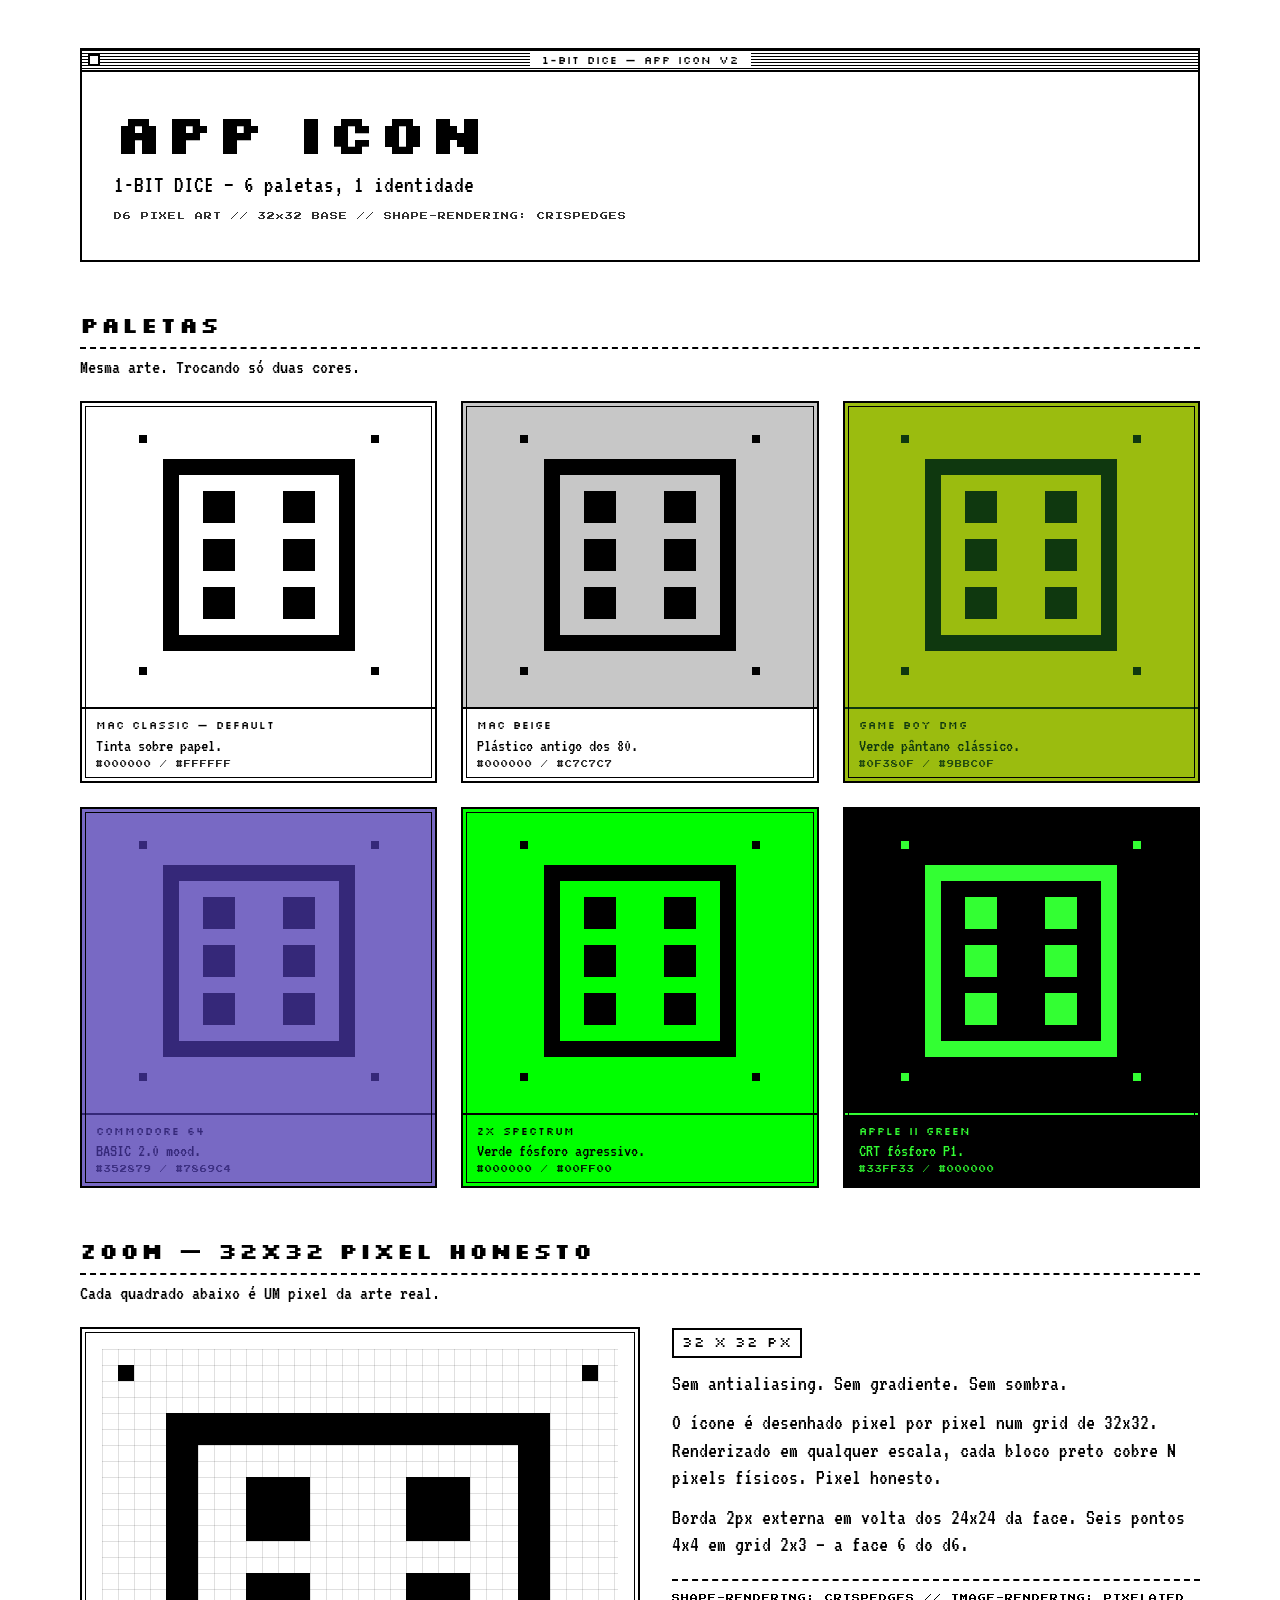
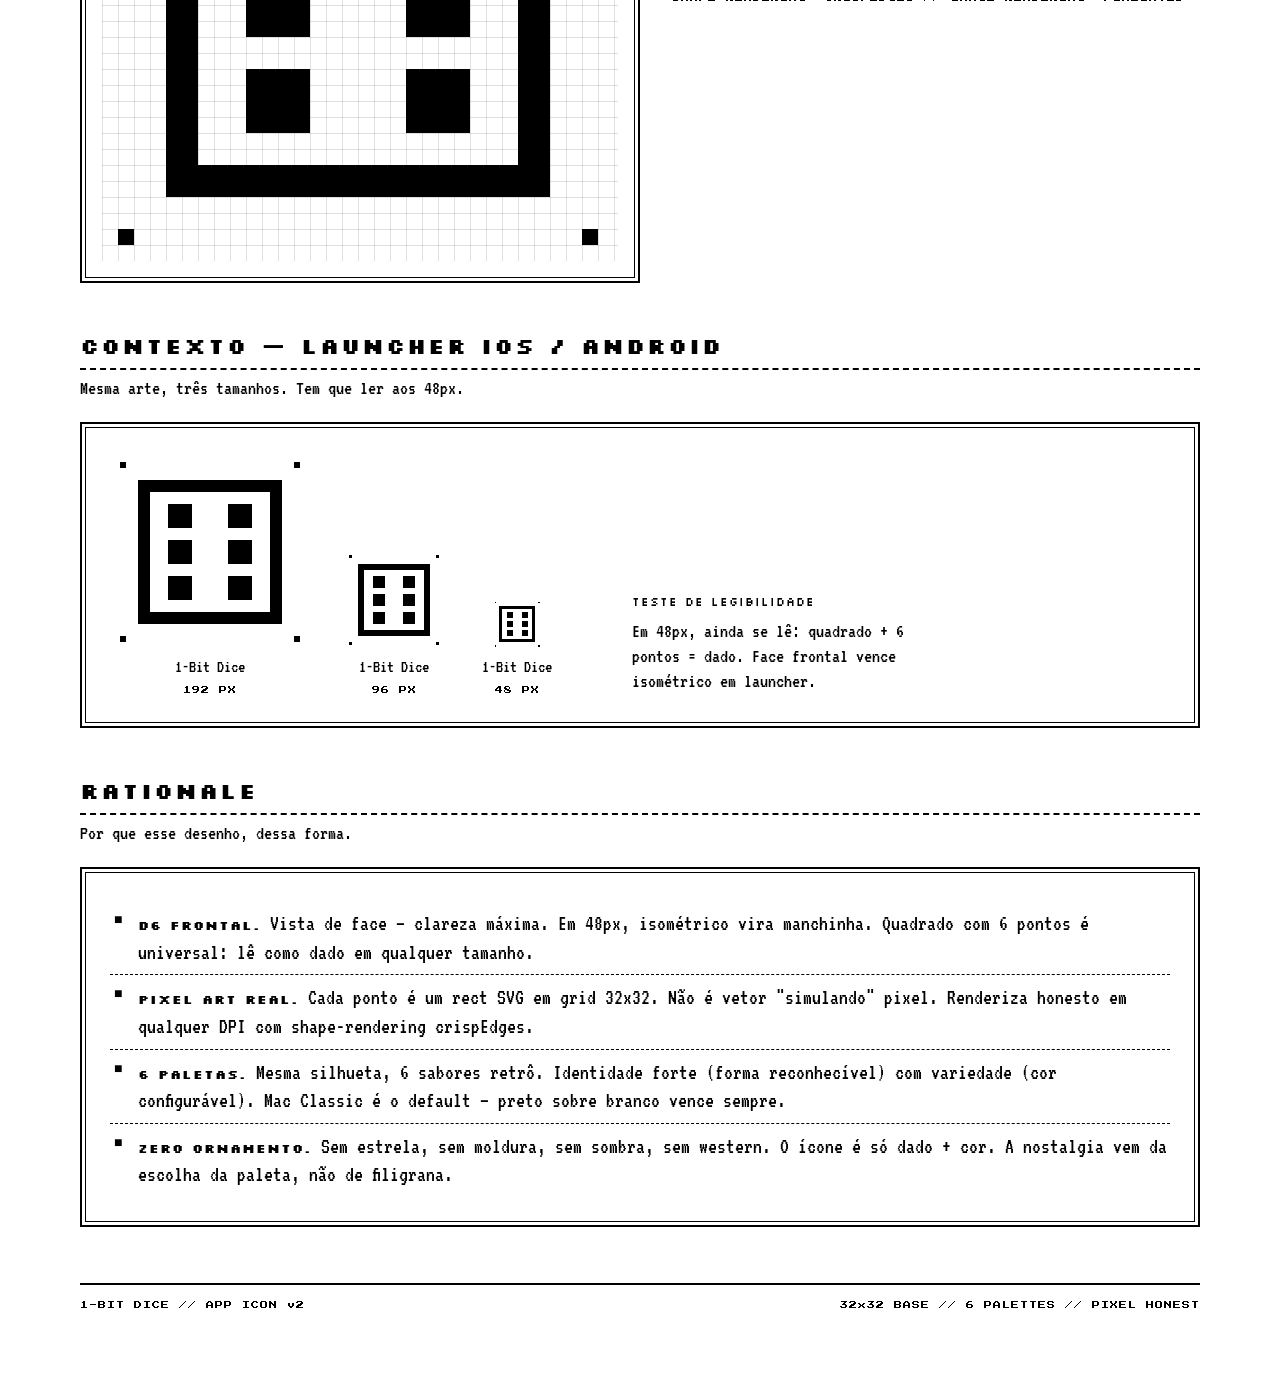
<file: docs/prototypes/02-app-icon.html>
<!DOCTYPE html>
<html lang="pt-BR">
<head>
<meta charset="UTF-8">
<title>1-Bit Dice — App Icon v2</title>
<link rel="preconnect" href="https://fonts.googleapis.com">
<link rel="preconnect" href="https://fonts.gstatic.com" crossorigin>
<link href="https://fonts.googleapis.com/css2?family=Silkscreen:wght@400;700&family=VT323&family=Press+Start+2P&display=swap" rel="stylesheet">
<style>
  * { box-sizing: border-box; margin: 0; padding: 0; }

  :root {
    --ink: #000000;
    --paper: #FFFFFF;
  }

  html, body {
    background: var(--paper);
    color: var(--ink);
    font-family: 'VT323', monospace;
    image-rendering: pixelated;
    -webkit-font-smoothing: none;
    -moz-osx-font-smoothing: grayscale;
  }

  body {
    width: 1200px;
    margin: 0 auto;
    padding: 48px 40px 80px 40px;
  }

  /* ---------- MAC WINDOW ---------- */
  .mac-window {
    border: 2px solid var(--ink);
    background: var(--paper);
    margin-bottom: 48px;
  }
  .mac-titlebar {
    height: 22px;
    border-bottom: 2px solid var(--ink);
    background:
      repeating-linear-gradient(
        to bottom,
        var(--ink) 0 1px,
        var(--paper) 1px 3px
      );
    display: flex;
    align-items: center;
    justify-content: center;
    position: relative;
  }
  .mac-titlebar .closebox {
    position: absolute;
    left: 6px; top: 4px;
    width: 12px; height: 12px;
    background: var(--paper);
    border: 2px solid var(--ink);
  }
  .mac-titlebar .title {
    background: var(--paper);
    padding: 0 12px;
    font-family: 'Silkscreen', monospace;
    font-size: 11px;
    letter-spacing: 1px;
    color: var(--ink);
  }
  .mac-window .content {
    padding: 32px 32px 40px 32px;
  }

  /* ---------- HEADER ---------- */
  h1.display {
    font-family: 'Silkscreen', monospace;
    font-weight: 700;
    font-size: 56px;
    line-height: 1;
    letter-spacing: 2px;
    margin-bottom: 12px;
  }
  .subtitle {
    font-family: 'VT323', monospace;
    font-size: 24px;
    line-height: 1.1;
    color: var(--ink);
    margin-bottom: 4px;
  }
  .meta {
    font-family: 'Press Start 2P', monospace;
    font-size: 8px;
    letter-spacing: 1px;
    color: var(--ink);
    margin-top: 14px;
    opacity: .8;
  }

  /* ---------- SECTION TITLES ---------- */
  h2.section {
    font-family: 'Silkscreen', monospace;
    font-weight: 700;
    font-size: 22px;
    letter-spacing: 2px;
    margin: 48px 0 8px 0;
    padding-bottom: 8px;
    border-bottom: 2px dashed var(--ink);
  }
  h2.section + .section-sub {
    font-family: 'VT323', monospace;
    font-size: 20px;
    margin-bottom: 24px;
  }

  /* ---------- ICON GRID ---------- */
  .icon-grid {
    display: grid;
    grid-template-columns: repeat(3, 1fr);
    gap: 24px;
    margin-top: 8px;
  }
  .icon-card {
    border: 2px solid var(--ink);
    background: var(--paper);
    padding: 0;
    position: relative;
  }
  /* Mac-style double border */
  .icon-card::before {
    content: "";
    position: absolute;
    inset: 3px;
    border: 1px solid var(--ink);
    pointer-events: none;
  }
  .icon-card .icon-stage {
    padding: 24px;
    display: flex;
    align-items: center;
    justify-content: center;
  }
  .icon-card .icon-label {
    border-top: 2px solid var(--ink);
    padding: 10px 14px 12px 14px;
    font-family: 'VT323', monospace;
    font-size: 18px;
    line-height: 1.15;
  }
  .icon-card .icon-label .palette {
    font-family: 'Silkscreen', monospace;
    font-size: 11px;
    letter-spacing: 1px;
    display: block;
    margin-bottom: 4px;
  }
  .icon-card .icon-label .hex {
    font-family: 'Press Start 2P', monospace;
    font-size: 7px;
    letter-spacing: 1px;
    display: block;
    margin-top: 4px;
    opacity: .85;
  }

  /* Icon SVG sizing */
  svg.icon-svg {
    image-rendering: pixelated;
    shape-rendering: crispEdges;
    display: block;
  }

  /* ---------- ZOOM ---------- */
  .zoom-wrap {
    display: grid;
    grid-template-columns: 560px 1fr;
    gap: 32px;
    align-items: start;
    margin-top: 8px;
  }
  .zoom-frame {
    border: 2px solid var(--ink);
    position: relative;
    padding: 0;
    background: var(--paper);
  }
  .zoom-frame::before {
    content: "";
    position: absolute;
    inset: 3px;
    border: 1px solid var(--ink);
    pointer-events: none;
  }
  .zoom-frame .zoom-inner {
    padding: 20px;
    position: relative;
  }
  .zoom-grid-overlay {
    position: absolute;
    inset: 20px;
    pointer-events: none;
    background-image:
      linear-gradient(to right, rgba(0,0,0,0.12) 1px, transparent 1px),
      linear-gradient(to bottom, rgba(0,0,0,0.12) 1px, transparent 1px);
    background-size: calc(512px/32) calc(512px/32);
  }
  .zoom-caption {
    font-family: 'VT323', monospace;
    font-size: 22px;
    line-height: 1.25;
  }
  .zoom-caption .k {
    font-family: 'Silkscreen', monospace;
    font-size: 14px;
    letter-spacing: 1px;
    display: inline-block;
    border: 2px solid var(--ink);
    padding: 4px 8px;
    margin-bottom: 12px;
  }
  .zoom-caption p { margin-bottom: 12px; }
  .zoom-legend {
    font-family: 'Press Start 2P', monospace;
    font-size: 8px;
    letter-spacing: 1px;
    margin-top: 20px;
    padding-top: 12px;
    border-top: 2px dashed var(--ink);
  }

  /* ---------- CONTEXT (LAUNCHER) ---------- */
  .context-row {
    display: flex;
    align-items: flex-end;
    gap: 40px;
    padding: 32px;
    border: 2px solid var(--ink);
    position: relative;
    background: var(--paper);
  }
  .context-row::before {
    content: "";
    position: absolute;
    inset: 3px;
    border: 1px solid var(--ink);
    pointer-events: none;
  }
  .ctx-item {
    display: flex;
    flex-direction: column;
    align-items: center;
    gap: 10px;
  }
  .ctx-item .size-label {
    font-family: 'Press Start 2P', monospace;
    font-size: 8px;
    letter-spacing: 1px;
  }
  .ctx-item .name-label {
    font-family: 'VT323', monospace;
    font-size: 18px;
    line-height: 1;
  }

  /* ---------- RATIONALE ---------- */
  .rationale {
    border: 2px solid var(--ink);
    padding: 24px 28px 28px 28px;
    position: relative;
    background: var(--paper);
  }
  .rationale::before {
    content: "";
    position: absolute;
    inset: 3px;
    border: 1px solid var(--ink);
    pointer-events: none;
  }
  .rationale ul {
    list-style: none;
    margin-top: 8px;
  }
  .rationale li {
    font-family: 'VT323', monospace;
    font-size: 22px;
    line-height: 1.3;
    padding: 8px 0 8px 28px;
    position: relative;
    border-bottom: 1px dashed var(--ink);
  }
  .rationale li:last-child { border-bottom: 0; }
  .rationale li::before {
    content: "\25A0";
    position: absolute;
    left: 4px;
    top: 10px;
    font-size: 14px;
  }
  .rationale li b {
    font-family: 'Silkscreen', monospace;
    font-weight: 700;
    font-size: 13px;
    letter-spacing: 1px;
  }

  /* ---------- FOOTER ---------- */
  footer {
    margin-top: 56px;
    border-top: 2px solid var(--ink);
    padding-top: 16px;
    font-family: 'Press Start 2P', monospace;
    font-size: 8px;
    letter-spacing: 1px;
    display: flex;
    justify-content: space-between;
  }
</style>
</head>
<body>

<!-- ============================================================
     HEADER WINDOW
     ============================================================ -->
<div class="mac-window">
  <div class="mac-titlebar">
    <div class="closebox"></div>
    <span class="title">1-BIT DICE — APP ICON v2</span>
  </div>
  <div class="content">
    <h1 class="display">APP ICON</h1>
    <div class="subtitle">1-BIT DICE — 6 paletas, 1 identidade</div>
    <div class="meta">D6 PIXEL ART // 32x32 BASE // SHAPE-RENDERING: CRISPEDGES</div>
  </div>
</div>

<!-- ============================================================
     ICON GRID (3x2)
     ============================================================ -->
<h2 class="section">PALETAS</h2>
<div class="section-sub">Mesma arte. Trocando só duas cores.</div>

<div class="icon-grid">

  <!-- ============ MAC CLASSIC ============ -->
  <div class="icon-card">
    <div class="icon-stage" style="background:#FFFFFF;">
      <svg class="icon-svg" width="256" height="256" viewBox="0 0 32 32" shape-rendering="crispEdges" xmlns="http://www.w3.org/2000/svg">
        <rect width="32" height="32" fill="#FFFFFF"/>
        <rect x="1" y="1" width="1" height="1" fill="#000000"/>
        <rect x="30" y="1" width="1" height="1" fill="#000000"/>
        <rect x="1" y="30" width="1" height="1" fill="#000000"/>
        <rect x="30" y="30" width="1" height="1" fill="#000000"/>
        <rect x="4" y="4" width="24" height="2" fill="#000000"/>
        <rect x="4" y="26" width="24" height="2" fill="#000000"/>
        <rect x="4" y="4" width="2" height="24" fill="#000000"/>
        <rect x="26" y="4" width="2" height="24" fill="#000000"/>
        <rect x="9"  y="8"  width="4" height="4" fill="#000000"/>
        <rect x="19" y="8"  width="4" height="4" fill="#000000"/>
        <rect x="9"  y="14" width="4" height="4" fill="#000000"/>
        <rect x="19" y="14" width="4" height="4" fill="#000000"/>
        <rect x="9"  y="20" width="4" height="4" fill="#000000"/>
        <rect x="19" y="20" width="4" height="4" fill="#000000"/>
      </svg>
    </div>
    <div class="icon-label">
      <span class="palette">MAC CLASSIC — DEFAULT</span>
      Tinta sobre papel.
      <span class="hex">#000000 / #FFFFFF</span>
    </div>
  </div>

  <!-- ============ MAC BEIGE ============ -->
  <div class="icon-card">
    <div class="icon-stage" style="background:#C7C7C7;">
      <svg class="icon-svg" width="256" height="256" viewBox="0 0 32 32" shape-rendering="crispEdges" xmlns="http://www.w3.org/2000/svg">
        <rect width="32" height="32" fill="#C7C7C7"/>
        <rect x="1" y="1" width="1" height="1" fill="#000000"/>
        <rect x="30" y="1" width="1" height="1" fill="#000000"/>
        <rect x="1" y="30" width="1" height="1" fill="#000000"/>
        <rect x="30" y="30" width="1" height="1" fill="#000000"/>
        <rect x="4" y="4" width="24" height="2" fill="#000000"/>
        <rect x="4" y="26" width="24" height="2" fill="#000000"/>
        <rect x="4" y="4" width="2" height="24" fill="#000000"/>
        <rect x="26" y="4" width="2" height="24" fill="#000000"/>
        <rect x="9"  y="8"  width="4" height="4" fill="#000000"/>
        <rect x="19" y="8"  width="4" height="4" fill="#000000"/>
        <rect x="9"  y="14" width="4" height="4" fill="#000000"/>
        <rect x="19" y="14" width="4" height="4" fill="#000000"/>
        <rect x="9"  y="20" width="4" height="4" fill="#000000"/>
        <rect x="19" y="20" width="4" height="4" fill="#000000"/>
      </svg>
    </div>
    <div class="icon-label">
      <span class="palette">MAC BEIGE</span>
      Plástico antigo dos 80.
      <span class="hex">#000000 / #C7C7C7</span>
    </div>
  </div>

  <!-- ============ GAME BOY DMG ============ -->
  <div class="icon-card">
    <div class="icon-stage" style="background:#9BBC0F;">
      <svg class="icon-svg" width="256" height="256" viewBox="0 0 32 32" shape-rendering="crispEdges" xmlns="http://www.w3.org/2000/svg">
        <rect width="32" height="32" fill="#9BBC0F"/>
        <rect x="1" y="1" width="1" height="1" fill="#0F380F"/>
        <rect x="30" y="1" width="1" height="1" fill="#0F380F"/>
        <rect x="1" y="30" width="1" height="1" fill="#0F380F"/>
        <rect x="30" y="30" width="1" height="1" fill="#0F380F"/>
        <rect x="4" y="4" width="24" height="2" fill="#0F380F"/>
        <rect x="4" y="26" width="24" height="2" fill="#0F380F"/>
        <rect x="4" y="4" width="2" height="24" fill="#0F380F"/>
        <rect x="26" y="4" width="2" height="24" fill="#0F380F"/>
        <rect x="9"  y="8"  width="4" height="4" fill="#0F380F"/>
        <rect x="19" y="8"  width="4" height="4" fill="#0F380F"/>
        <rect x="9"  y="14" width="4" height="4" fill="#0F380F"/>
        <rect x="19" y="14" width="4" height="4" fill="#0F380F"/>
        <rect x="9"  y="20" width="4" height="4" fill="#0F380F"/>
        <rect x="19" y="20" width="4" height="4" fill="#0F380F"/>
      </svg>
    </div>
    <div class="icon-label" style="background:#9BBC0F;color:#0F380F;border-top-color:#0F380F;">
      <span class="palette">GAME BOY DMG</span>
      Verde pântano clássico.
      <span class="hex">#0F380F / #9BBC0F</span>
    </div>
  </div>

  <!-- ============ COMMODORE 64 ============ -->
  <div class="icon-card">
    <div class="icon-stage" style="background:#7869C4;">
      <svg class="icon-svg" width="256" height="256" viewBox="0 0 32 32" shape-rendering="crispEdges" xmlns="http://www.w3.org/2000/svg">
        <rect width="32" height="32" fill="#7869C4"/>
        <rect x="1" y="1" width="1" height="1" fill="#352879"/>
        <rect x="30" y="1" width="1" height="1" fill="#352879"/>
        <rect x="1" y="30" width="1" height="1" fill="#352879"/>
        <rect x="30" y="30" width="1" height="1" fill="#352879"/>
        <rect x="4" y="4" width="24" height="2" fill="#352879"/>
        <rect x="4" y="26" width="24" height="2" fill="#352879"/>
        <rect x="4" y="4" width="2" height="24" fill="#352879"/>
        <rect x="26" y="4" width="2" height="24" fill="#352879"/>
        <rect x="9"  y="8"  width="4" height="4" fill="#352879"/>
        <rect x="19" y="8"  width="4" height="4" fill="#352879"/>
        <rect x="9"  y="14" width="4" height="4" fill="#352879"/>
        <rect x="19" y="14" width="4" height="4" fill="#352879"/>
        <rect x="9"  y="20" width="4" height="4" fill="#352879"/>
        <rect x="19" y="20" width="4" height="4" fill="#352879"/>
      </svg>
    </div>
    <div class="icon-label" style="background:#7869C4;color:#352879;border-top-color:#352879;">
      <span class="palette">COMMODORE 64</span>
      BASIC 2.0 mood.
      <span class="hex">#352879 / #7869C4</span>
    </div>
  </div>

  <!-- ============ ZX SPECTRUM ============ -->
  <div class="icon-card">
    <div class="icon-stage" style="background:#00FF00;">
      <svg class="icon-svg" width="256" height="256" viewBox="0 0 32 32" shape-rendering="crispEdges" xmlns="http://www.w3.org/2000/svg">
        <rect width="32" height="32" fill="#00FF00"/>
        <rect x="1" y="1" width="1" height="1" fill="#000000"/>
        <rect x="30" y="1" width="1" height="1" fill="#000000"/>
        <rect x="1" y="30" width="1" height="1" fill="#000000"/>
        <rect x="30" y="30" width="1" height="1" fill="#000000"/>
        <rect x="4" y="4" width="24" height="2" fill="#000000"/>
        <rect x="4" y="26" width="24" height="2" fill="#000000"/>
        <rect x="4" y="4" width="2" height="24" fill="#000000"/>
        <rect x="26" y="4" width="2" height="24" fill="#000000"/>
        <rect x="9"  y="8"  width="4" height="4" fill="#000000"/>
        <rect x="19" y="8"  width="4" height="4" fill="#000000"/>
        <rect x="9"  y="14" width="4" height="4" fill="#000000"/>
        <rect x="19" y="14" width="4" height="4" fill="#000000"/>
        <rect x="9"  y="20" width="4" height="4" fill="#000000"/>
        <rect x="19" y="20" width="4" height="4" fill="#000000"/>
      </svg>
    </div>
    <div class="icon-label" style="background:#00FF00;color:#000000;border-top-color:#000000;">
      <span class="palette">ZX SPECTRUM</span>
      Verde fósforo agressivo.
      <span class="hex">#000000 / #00FF00</span>
    </div>
  </div>

  <!-- ============ APPLE II GREEN ============ -->
  <div class="icon-card" style="border-color:#000000;">
    <div class="icon-stage" style="background:#000000;">
      <svg class="icon-svg" width="256" height="256" viewBox="0 0 32 32" shape-rendering="crispEdges" xmlns="http://www.w3.org/2000/svg">
        <rect width="32" height="32" fill="#000000"/>
        <rect x="1" y="1" width="1" height="1" fill="#33FF33"/>
        <rect x="30" y="1" width="1" height="1" fill="#33FF33"/>
        <rect x="1" y="30" width="1" height="1" fill="#33FF33"/>
        <rect x="30" y="30" width="1" height="1" fill="#33FF33"/>
        <rect x="4" y="4" width="24" height="2" fill="#33FF33"/>
        <rect x="4" y="26" width="24" height="2" fill="#33FF33"/>
        <rect x="4" y="4" width="2" height="24" fill="#33FF33"/>
        <rect x="26" y="4" width="2" height="24" fill="#33FF33"/>
        <rect x="9"  y="8"  width="4" height="4" fill="#33FF33"/>
        <rect x="19" y="8"  width="4" height="4" fill="#33FF33"/>
        <rect x="9"  y="14" width="4" height="4" fill="#33FF33"/>
        <rect x="19" y="14" width="4" height="4" fill="#33FF33"/>
        <rect x="9"  y="20" width="4" height="4" fill="#33FF33"/>
        <rect x="19" y="20" width="4" height="4" fill="#33FF33"/>
      </svg>
    </div>
    <div class="icon-label" style="background:#000000;color:#33FF33;border-top-color:#33FF33;">
      <span class="palette" style="color:#33FF33;">APPLE II GREEN</span>
      CRT fósforo P1.
      <span class="hex" style="color:#33FF33;">#33FF33 / #000000</span>
    </div>
  </div>

</div>

<!-- ============================================================
     ZOOM SECTION
     ============================================================ -->
<h2 class="section">ZOOM — 32x32 PIXEL HONESTO</h2>
<div class="section-sub">Cada quadrado abaixo é UM pixel da arte real.</div>

<div class="zoom-wrap">
  <div class="zoom-frame">
    <div class="zoom-inner">
      <svg class="icon-svg" width="512" height="512" viewBox="0 0 32 32" shape-rendering="crispEdges" xmlns="http://www.w3.org/2000/svg">
        <rect width="32" height="32" fill="#FFFFFF"/>
        <rect x="1" y="1" width="1" height="1" fill="#000000"/>
        <rect x="30" y="1" width="1" height="1" fill="#000000"/>
        <rect x="1" y="30" width="1" height="1" fill="#000000"/>
        <rect x="30" y="30" width="1" height="1" fill="#000000"/>
        <rect x="4" y="4" width="24" height="2" fill="#000000"/>
        <rect x="4" y="26" width="24" height="2" fill="#000000"/>
        <rect x="4" y="4" width="2" height="24" fill="#000000"/>
        <rect x="26" y="4" width="2" height="24" fill="#000000"/>
        <rect x="9"  y="8"  width="4" height="4" fill="#000000"/>
        <rect x="19" y="8"  width="4" height="4" fill="#000000"/>
        <rect x="9"  y="14" width="4" height="4" fill="#000000"/>
        <rect x="19" y="14" width="4" height="4" fill="#000000"/>
        <rect x="9"  y="20" width="4" height="4" fill="#000000"/>
        <rect x="19" y="20" width="4" height="4" fill="#000000"/>
      </svg>
      <div class="zoom-grid-overlay"></div>
    </div>
  </div>

  <div class="zoom-caption">
    <span class="k">32 x 32 px</span>
    <p>Sem antialiasing. Sem gradiente. Sem sombra.</p>
    <p>O ícone é desenhado pixel por pixel num grid de 32x32. Renderizado em qualquer escala, cada bloco preto cobre N pixels físicos. Pixel honesto.</p>
    <p>Borda 2px externa em volta dos 24x24 da face. Seis pontos 4x4 em grid 2x3 — a face 6 do d6.</p>
    <div class="zoom-legend">
      SHAPE-RENDERING: CRISPEDGES // IMAGE-RENDERING: PIXELATED
    </div>
  </div>
</div>

<!-- ============================================================
     CONTEXT — LAUNCHER SIZES
     ============================================================ -->
<h2 class="section">CONTEXTO — LAUNCHER iOS / ANDROID</h2>
<div class="section-sub">Mesma arte, três tamanhos. Tem que ler aos 48px.</div>

<div class="context-row">

  <div class="ctx-item">
    <svg class="icon-svg" width="192" height="192" viewBox="0 0 32 32" shape-rendering="crispEdges" xmlns="http://www.w3.org/2000/svg">
      <rect width="32" height="32" fill="#FFFFFF"/>
      <rect x="1" y="1" width="1" height="1" fill="#000000"/>
      <rect x="30" y="1" width="1" height="1" fill="#000000"/>
      <rect x="1" y="30" width="1" height="1" fill="#000000"/>
      <rect x="30" y="30" width="1" height="1" fill="#000000"/>
      <rect x="4" y="4" width="24" height="2" fill="#000000"/>
      <rect x="4" y="26" width="24" height="2" fill="#000000"/>
      <rect x="4" y="4" width="2" height="24" fill="#000000"/>
      <rect x="26" y="4" width="2" height="24" fill="#000000"/>
      <rect x="9"  y="8"  width="4" height="4" fill="#000000"/>
      <rect x="19" y="8"  width="4" height="4" fill="#000000"/>
      <rect x="9"  y="14" width="4" height="4" fill="#000000"/>
      <rect x="19" y="14" width="4" height="4" fill="#000000"/>
      <rect x="9"  y="20" width="4" height="4" fill="#000000"/>
      <rect x="19" y="20" width="4" height="4" fill="#000000"/>
    </svg>
    <div class="name-label">1-Bit Dice</div>
    <div class="size-label">192 PX</div>
  </div>

  <div class="ctx-item">
    <svg class="icon-svg" width="96" height="96" viewBox="0 0 32 32" shape-rendering="crispEdges" xmlns="http://www.w3.org/2000/svg">
      <rect width="32" height="32" fill="#FFFFFF"/>
      <rect x="1" y="1" width="1" height="1" fill="#000000"/>
      <rect x="30" y="1" width="1" height="1" fill="#000000"/>
      <rect x="1" y="30" width="1" height="1" fill="#000000"/>
      <rect x="30" y="30" width="1" height="1" fill="#000000"/>
      <rect x="4" y="4" width="24" height="2" fill="#000000"/>
      <rect x="4" y="26" width="24" height="2" fill="#000000"/>
      <rect x="4" y="4" width="2" height="24" fill="#000000"/>
      <rect x="26" y="4" width="2" height="24" fill="#000000"/>
      <rect x="9"  y="8"  width="4" height="4" fill="#000000"/>
      <rect x="19" y="8"  width="4" height="4" fill="#000000"/>
      <rect x="9"  y="14" width="4" height="4" fill="#000000"/>
      <rect x="19" y="14" width="4" height="4" fill="#000000"/>
      <rect x="9"  y="20" width="4" height="4" fill="#000000"/>
      <rect x="19" y="20" width="4" height="4" fill="#000000"/>
    </svg>
    <div class="name-label">1-Bit Dice</div>
    <div class="size-label">96 PX</div>
  </div>

  <div class="ctx-item">
    <svg class="icon-svg" width="48" height="48" viewBox="0 0 32 32" shape-rendering="crispEdges" xmlns="http://www.w3.org/2000/svg">
      <rect width="32" height="32" fill="#FFFFFF"/>
      <rect x="1" y="1" width="1" height="1" fill="#000000"/>
      <rect x="30" y="1" width="1" height="1" fill="#000000"/>
      <rect x="1" y="30" width="1" height="1" fill="#000000"/>
      <rect x="30" y="30" width="1" height="1" fill="#000000"/>
      <rect x="4" y="4" width="24" height="2" fill="#000000"/>
      <rect x="4" y="26" width="24" height="2" fill="#000000"/>
      <rect x="4" y="4" width="2" height="24" fill="#000000"/>
      <rect x="26" y="4" width="2" height="24" fill="#000000"/>
      <rect x="9"  y="8"  width="4" height="4" fill="#000000"/>
      <rect x="19" y="8"  width="4" height="4" fill="#000000"/>
      <rect x="9"  y="14" width="4" height="4" fill="#000000"/>
      <rect x="19" y="14" width="4" height="4" fill="#000000"/>
      <rect x="9"  y="20" width="4" height="4" fill="#000000"/>
      <rect x="19" y="20" width="4" height="4" fill="#000000"/>
    </svg>
    <div class="name-label">1-Bit Dice</div>
    <div class="size-label">48 PX</div>
  </div>

  <div class="ctx-item" style="margin-left:40px;max-width:280px;text-align:left;align-items:flex-start;">
    <div class="size-label" style="font-family:'Silkscreen',monospace;font-size:12px;letter-spacing:1px;">TESTE DE LEGIBILIDADE</div>
    <div class="name-label" style="font-size:20px;line-height:1.25;">
      Em 48px, ainda se lê: quadrado + 6 pontos = dado. Face frontal vence isométrico em launcher.
    </div>
  </div>

</div>

<!-- ============================================================
     RATIONALE
     ============================================================ -->
<h2 class="section">RATIONALE</h2>
<div class="section-sub">Por que esse desenho, dessa forma.</div>

<div class="rationale">
  <ul>
    <li>
      <b>D6 FRONTAL.</b> Vista de face — clareza máxima. Em 48px, isométrico vira manchinha. Quadrado com 6 pontos é universal: lê como dado em qualquer tamanho.
    </li>
    <li>
      <b>PIXEL ART REAL.</b> Cada ponto é um rect SVG em grid 32x32. Não é vetor "simulando" pixel. Renderiza honesto em qualquer DPI com shape-rendering crispEdges.
    </li>
    <li>
      <b>6 PALETAS.</b> Mesma silhueta, 6 sabores retrô. Identidade forte (forma reconhecível) com variedade (cor configurável). Mac Classic é o default — preto sobre branco vence sempre.
    </li>
    <li>
      <b>ZERO ORNAMENTO.</b> Sem estrela, sem moldura, sem sombra, sem western. O ícone é só dado + cor. A nostalgia vem da escolha da paleta, não de filigrana.
    </li>
  </ul>
</div>

<!-- ============================================================
     FOOTER
     ============================================================ -->
<footer>
  <span>1-BIT DICE // APP ICON v2</span>
  <span>32x32 BASE // 6 PALETTES // PIXEL HONEST</span>
</footer>

</body>
</html>
</file>
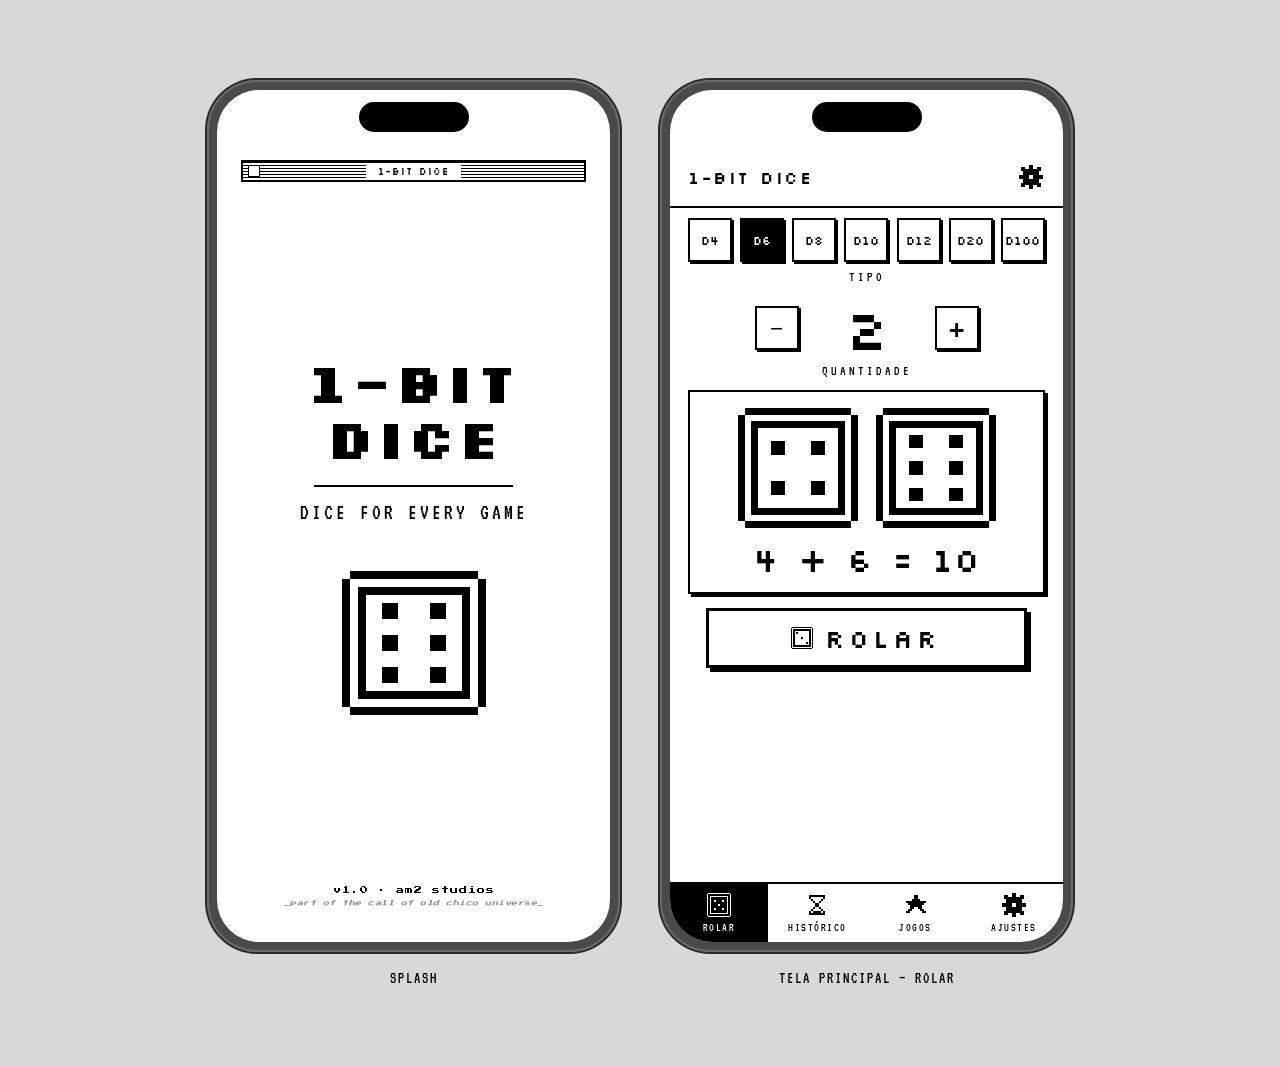
<file: docs/prototypes/03-splash-home.html>
<!DOCTYPE html>
<html lang="pt-BR">
<head>
<meta charset="UTF-8">
<title>1-BIT DICE — Splash & Home</title>
<link rel="preconnect" href="https://fonts.googleapis.com">
<link rel="preconnect" href="https://fonts.gstatic.com" crossorigin>
<link href="https://fonts.googleapis.com/css2?family=Silkscreen:wght@400;700&family=VT323&family=Press+Start+2P&display=swap" rel="stylesheet">
<style>
  * {
    box-sizing: border-box;
    margin: 0;
    padding: 0;
    image-rendering: pixelated;
    -webkit-font-smoothing: none;
    -moz-osx-font-smoothing: grayscale;
    font-smooth: never;
  }

  html, body {
    background: #d8d8d8;
    font-family: "VT323", monospace;
    color: #000;
    min-height: 100vh;
    padding: 40px 0;
  }

  .stage {
    width: 900px;
    margin: 0 auto;
    display: flex;
    justify-content: center;
    align-items: flex-start;
    gap: 40px;
  }

  /* iPhone bezel frame */
  .device {
    display: flex;
    flex-direction: column;
    align-items: center;
  }

  .bezel {
    width: 413px;
    height: 872px;
    background: #4a4a4a;
    border-radius: 50px;
    padding: 10px;
    position: relative;
    box-shadow:
      inset 0 0 0 2px #6a6a6a,
      0 0 0 2px #2a2a2a;
  }

  .bezel::before {
    content: "";
    position: absolute;
    top: 22px;
    left: 50%;
    transform: translateX(-50%);
    width: 110px;
    height: 30px;
    background: #000;
    border-radius: 20px;
    z-index: 10;
  }

  .screen {
    width: 100%;
    height: 100%;
    background: #FFFFFF;
    border-radius: 42px;
    overflow: hidden;
    position: relative;
    display: flex;
    flex-direction: column;
  }

  .caption {
    margin-top: 18px;
    font-family: "VT323", monospace;
    font-size: 16px;
    letter-spacing: 2px;
    color: #000;
    text-transform: uppercase;
  }

  /* ==================== SPLASH ==================== */
  .splash {
    display: flex;
    flex-direction: column;
    align-items: stretch;
    height: 100%;
    color: #000;
    background: #FFFFFF;
  }

  /* Mac-style title bar with horizontal stripes */
  .mac-titlebar {
    height: 22px;
    border: 2px solid #000;
    background:
      repeating-linear-gradient(
        to bottom,
        #000 0px,
        #000 1px,
        #FFF 1px,
        #FFF 3px
      );
    position: relative;
    margin-top: 70px;
    margin-left: 24px;
    margin-right: 24px;
    display: flex;
    align-items: center;
    justify-content: center;
  }

  .mac-titlebar .titlebar-name {
    background: #FFF;
    padding: 0 12px;
    font-family: "Silkscreen", monospace;
    font-size: 10px;
    letter-spacing: 1px;
    color: #000;
  }

  .mac-titlebar .close-box {
    position: absolute;
    left: 5px;
    top: 3px;
    width: 12px;
    height: 12px;
    background: #FFF;
    border: 1.5px solid #000;
  }

  .splash-body {
    flex: 1;
    display: flex;
    flex-direction: column;
    align-items: center;
    justify-content: center;
    padding: 0 30px;
  }

  .wordmark {
    font-family: "Silkscreen", monospace;
    font-weight: 700;
    font-size: 56px;
    letter-spacing: 2px;
    color: #000;
    text-transform: uppercase;
    line-height: 1;
    text-align: center;
  }

  .splash-divider {
    width: 60%;
    height: 2px;
    background: #000;
    margin: 20px 0 14px 0;
  }

  .tagline {
    font-family: "VT323", monospace;
    font-size: 22px;
    letter-spacing: 3px;
    text-transform: uppercase;
    color: #000;
    text-align: center;
  }

  .splash-die {
    margin-top: 48px;
  }

  .splash-footer {
    padding-bottom: 36px;
    display: flex;
    flex-direction: column;
    align-items: center;
    gap: 6px;
  }

  .footer-version {
    font-family: "Press Start 2P", monospace;
    font-size: 8px;
    letter-spacing: 1px;
    color: #000;
    text-transform: lowercase;
  }

  .footer-universe {
    font-family: "Press Start 2P", monospace;
    font-size: 6px;
    letter-spacing: 0.5px;
    color: #888;
    text-transform: lowercase;
    font-style: italic;
  }

  /* ==================== HOME ==================== */
  .home {
    display: flex;
    flex-direction: column;
    height: 100%;
    color: #000;
    background: #FFFFFF;
    padding-top: 58px;
  }

  .appbar {
    height: 60px;
    display: flex;
    align-items: center;
    justify-content: space-between;
    padding: 0 18px;
    border-bottom: 2px solid #000;
    flex-shrink: 0;
  }

  .appbar-title {
    font-family: "Silkscreen", monospace;
    font-size: 18px;
    letter-spacing: 1.5px;
    text-transform: uppercase;
  }

  .gear-btn {
    width: 28px;
    height: 28px;
    display: flex;
    align-items: center;
    justify-content: center;
  }

  /* Section blocks */
  .section {
    padding: 10px 18px 6px;
    display: flex;
    flex-direction: column;
    align-items: center;
    flex-shrink: 0;
  }

  .section-label {
    font-family: "VT323", monospace;
    font-size: 14px;
    letter-spacing: 3px;
    text-transform: uppercase;
    margin-top: 8px;
    color: #000;
  }

  .type-row {
    display: flex;
    justify-content: space-between;
    width: 100%;
    gap: 4px;
  }

  .type-btn {
    width: 44px;
    height: 44px;
    border: 2px solid #000;
    background: #FFF;
    display: flex;
    align-items: center;
    justify-content: center;
    font-family: "Silkscreen", monospace;
    font-size: 12px;
    color: #000;
    cursor: pointer;
    box-shadow: 2px 2px 0 #000;
  }

  .type-btn.active {
    background: #000;
    color: #FFF;
  }

  .qty-row {
    display: flex;
    align-items: center;
    justify-content: center;
    gap: 28px;
    width: 100%;
  }

  .qty-btn {
    width: 44px;
    height: 44px;
    border: 2px solid #000;
    background: #FFF;
    display: flex;
    align-items: center;
    justify-content: center;
    font-family: "Silkscreen", monospace;
    font-size: 22px;
    color: #000;
    box-shadow: 2px 2px 0 #000;
  }

  .qty-value {
    font-family: "Silkscreen", monospace;
    font-size: 56px;
    color: #000;
    min-width: 80px;
    text-align: center;
    line-height: 1;
  }

  .result-area {
    margin: 6px 18px 0;
    padding: 16px 12px;
    border: 2px solid #000;
    display: flex;
    flex-direction: column;
    align-items: center;
    gap: 14px;
    box-shadow: 3px 3px 0 #000;
    flex-shrink: 0;
  }

  .result-dice {
    display: flex;
    gap: 18px;
    justify-content: center;
  }

  .equation {
    font-family: "Silkscreen", monospace;
    font-size: 34px;
    letter-spacing: 1px;
    color: #000;
    line-height: 1;
  }

  .action {
    padding: 14px 18px 10px;
    display: flex;
    justify-content: center;
    flex-shrink: 0;
  }

  .btn-roll {
    width: 90%;
    height: 60px;
    background: #FFF;
    border: 3px solid #000;
    box-shadow: 4px 4px 0 #000;
    font-family: "Silkscreen", monospace;
    font-size: 26px;
    letter-spacing: 4px;
    color: #000;
    text-transform: uppercase;
    display: flex;
    align-items: center;
    justify-content: center;
    gap: 12px;
    cursor: pointer;
  }

  .btn-roll:active {
    transform: translate(2px, 2px);
    box-shadow: 2px 2px 0 #000;
  }

  .tabbar {
    margin-top: auto;
    height: 60px;
    display: flex;
    border-top: 2px solid #000;
    flex-shrink: 0;
  }

  .tab {
    flex: 1;
    display: flex;
    flex-direction: column;
    align-items: center;
    justify-content: center;
    gap: 4px;
    color: #000;
  }

  .tab.active {
    background: #000;
    color: #FFF;
  }

  .tab-label {
    font-family: "VT323", monospace;
    font-size: 12px;
    letter-spacing: 1.5px;
    text-transform: uppercase;
  }

  /* Pixel SVG helpers */
  svg {
    shape-rendering: crispEdges;
    image-rendering: pixelated;
    display: block;
  }
</style>
</head>
<body>

<div class="stage">

  <!-- ============ TELA 1: SPLASH ============ -->
  <div class="device">
    <div class="bezel">
      <div class="screen">
        <div class="splash">

          <!-- Mac-style striped titlebar (optional flair) -->
          <div class="mac-titlebar">
            <div class="close-box"></div>
            <span class="titlebar-name">1-BIT DICE</span>
          </div>

          <div class="splash-body">
            <div class="wordmark">1-BIT<br>DICE</div>
            <div class="splash-divider"></div>
            <div class="tagline">Dice for every game</div>

            <!-- Pixel art d6 front view, face = 6 dots (2x3) -->
            <div class="splash-die">
              <svg width="144" height="144" viewBox="0 0 18 18" xmlns="http://www.w3.org/2000/svg" shape-rendering="crispEdges">
                <!-- outer border ring -->
                <rect x="1" y="0" width="16" height="1" fill="#000"/>
                <rect x="1" y="17" width="16" height="1" fill="#000"/>
                <rect x="0" y="1" width="1" height="16" fill="#000"/>
                <rect x="17" y="1" width="1" height="16" fill="#000"/>
                <!-- inner border ring (double border) -->
                <rect x="2" y="2" width="14" height="1" fill="#000"/>
                <rect x="2" y="15" width="14" height="1" fill="#000"/>
                <rect x="2" y="3" width="1" height="12" fill="#000"/>
                <rect x="15" y="3" width="1" height="12" fill="#000"/>
                <!-- white fill -->
                <rect x="3" y="3" width="12" height="12" fill="#FFF"/>
                <!-- 6 pips (2 cols x 3 rows) -->
                <rect x="5" y="4" width="2" height="2" fill="#000"/>
                <rect x="11" y="4" width="2" height="2" fill="#000"/>
                <rect x="5" y="8" width="2" height="2" fill="#000"/>
                <rect x="11" y="8" width="2" height="2" fill="#000"/>
                <rect x="5" y="12" width="2" height="2" fill="#000"/>
                <rect x="11" y="12" width="2" height="2" fill="#000"/>
              </svg>
            </div>
          </div>

          <div class="splash-footer">
            <div class="footer-version">v1.0 &middot; am2 studios</div>
            <div class="footer-universe">_part of the call of old chico universe_</div>
          </div>

        </div>
      </div>
    </div>
    <div class="caption">SPLASH</div>
  </div>


  <!-- ============ TELA 2: HOME ============ -->
  <div class="device">
    <div class="bezel">
      <div class="screen">
        <div class="home">

          <!-- App bar -->
          <div class="appbar">
            <div class="appbar-title">1-BIT DICE</div>
            <div class="gear-btn">
              <!-- gear icon -->
              <svg width="24" height="24" viewBox="0 0 12 12" shape-rendering="crispEdges">
                <rect x="5" y="0" width="2" height="2" fill="#000"/>
                <rect x="5" y="10" width="2" height="2" fill="#000"/>
                <rect x="0" y="5" width="2" height="2" fill="#000"/>
                <rect x="10" y="5" width="2" height="2" fill="#000"/>
                <rect x="1" y="1" width="2" height="2" fill="#000"/>
                <rect x="9" y="1" width="2" height="2" fill="#000"/>
                <rect x="1" y="9" width="2" height="2" fill="#000"/>
                <rect x="9" y="9" width="2" height="2" fill="#000"/>
                <rect x="3" y="2" width="6" height="1" fill="#000"/>
                <rect x="3" y="9" width="6" height="1" fill="#000"/>
                <rect x="2" y="3" width="1" height="6" fill="#000"/>
                <rect x="9" y="3" width="1" height="6" fill="#000"/>
                <rect x="3" y="3" width="6" height="6" fill="#000"/>
                <rect x="5" y="5" width="2" height="2" fill="#FFF"/>
              </svg>
            </div>
          </div>

          <!-- Type selector -->
          <div class="section">
            <div class="type-row">
              <div class="type-btn">d4</div>
              <div class="type-btn active">d6</div>
              <div class="type-btn">d8</div>
              <div class="type-btn">d10</div>
              <div class="type-btn">d12</div>
              <div class="type-btn">d20</div>
              <div class="type-btn">d100</div>
            </div>
            <div class="section-label">TIPO</div>
          </div>

          <!-- Quantity -->
          <div class="section">
            <div class="qty-row">
              <div class="qty-btn">&minus;</div>
              <div class="qty-value">2</div>
              <div class="qty-btn">+</div>
            </div>
            <div class="section-label">QUANTIDADE</div>
          </div>

          <!-- Result area -->
          <div class="result-area">
            <div class="result-dice">
              <!-- Die A: face 4 (corners) -->
              <svg width="120" height="120" viewBox="0 0 18 18" shape-rendering="crispEdges">
                <rect x="1" y="0" width="16" height="1" fill="#000"/>
                <rect x="1" y="17" width="16" height="1" fill="#000"/>
                <rect x="0" y="1" width="1" height="16" fill="#000"/>
                <rect x="17" y="1" width="1" height="16" fill="#000"/>
                <rect x="2" y="2" width="14" height="1" fill="#000"/>
                <rect x="2" y="15" width="14" height="1" fill="#000"/>
                <rect x="2" y="3" width="1" height="12" fill="#000"/>
                <rect x="15" y="3" width="1" height="12" fill="#000"/>
                <rect x="3" y="3" width="12" height="12" fill="#FFF"/>
                <!-- 4 dots at corners -->
                <rect x="5" y="5" width="2" height="2" fill="#000"/>
                <rect x="11" y="5" width="2" height="2" fill="#000"/>
                <rect x="5" y="11" width="2" height="2" fill="#000"/>
                <rect x="11" y="11" width="2" height="2" fill="#000"/>
              </svg>
              <!-- Die B: face 6 (2x3) -->
              <svg width="120" height="120" viewBox="0 0 18 18" shape-rendering="crispEdges">
                <rect x="1" y="0" width="16" height="1" fill="#000"/>
                <rect x="1" y="17" width="16" height="1" fill="#000"/>
                <rect x="0" y="1" width="1" height="16" fill="#000"/>
                <rect x="17" y="1" width="1" height="16" fill="#000"/>
                <rect x="2" y="2" width="14" height="1" fill="#000"/>
                <rect x="2" y="15" width="14" height="1" fill="#000"/>
                <rect x="2" y="3" width="1" height="12" fill="#000"/>
                <rect x="15" y="3" width="1" height="12" fill="#000"/>
                <rect x="3" y="3" width="12" height="12" fill="#FFF"/>
                <rect x="5" y="4" width="2" height="2" fill="#000"/>
                <rect x="11" y="4" width="2" height="2" fill="#000"/>
                <rect x="5" y="8" width="2" height="2" fill="#000"/>
                <rect x="11" y="8" width="2" height="2" fill="#000"/>
                <rect x="5" y="12" width="2" height="2" fill="#000"/>
                <rect x="11" y="12" width="2" height="2" fill="#000"/>
              </svg>
            </div>
            <div class="equation">4 + 6 = 10</div>
          </div>

          <!-- Action -->
          <div class="action">
            <button class="btn-roll">
              <!-- small d6 icon -->
              <svg width="22" height="22" viewBox="0 0 18 18" shape-rendering="crispEdges">
                <rect x="1" y="0" width="16" height="1" fill="#000"/>
                <rect x="1" y="17" width="16" height="1" fill="#000"/>
                <rect x="0" y="1" width="1" height="16" fill="#000"/>
                <rect x="17" y="1" width="1" height="16" fill="#000"/>
                <rect x="2" y="2" width="14" height="1" fill="#000"/>
                <rect x="2" y="15" width="14" height="1" fill="#000"/>
                <rect x="2" y="3" width="1" height="12" fill="#000"/>
                <rect x="15" y="3" width="1" height="12" fill="#000"/>
                <rect x="3" y="3" width="12" height="12" fill="#FFF"/>
                <rect x="8" y="8" width="2" height="2" fill="#000"/>
                <rect x="4" y="4" width="2" height="2" fill="#000"/>
                <rect x="12" y="12" width="2" height="2" fill="#000"/>
              </svg>
              ROLAR
            </button>
          </div>

          <!-- Tab bar -->
          <div class="tabbar">
            <div class="tab active">
              <!-- d6 icon inverted (for active tab on black bg) -->
              <svg width="24" height="24" viewBox="0 0 18 18" shape-rendering="crispEdges">
                <rect x="1" y="0" width="16" height="1" fill="#FFF"/>
                <rect x="1" y="17" width="16" height="1" fill="#FFF"/>
                <rect x="0" y="1" width="1" height="16" fill="#FFF"/>
                <rect x="17" y="1" width="1" height="16" fill="#FFF"/>
                <rect x="2" y="2" width="14" height="1" fill="#FFF"/>
                <rect x="2" y="15" width="14" height="1" fill="#FFF"/>
                <rect x="2" y="3" width="1" height="12" fill="#FFF"/>
                <rect x="15" y="3" width="1" height="12" fill="#FFF"/>
                <rect x="5" y="5" width="2" height="2" fill="#FFF"/>
                <rect x="11" y="5" width="2" height="2" fill="#FFF"/>
                <rect x="5" y="11" width="2" height="2" fill="#FFF"/>
                <rect x="11" y="11" width="2" height="2" fill="#FFF"/>
                <rect x="8" y="8" width="2" height="2" fill="#FFF"/>
              </svg>
              <span class="tab-label">ROLAR</span>
            </div>
            <div class="tab">
              <!-- hourglass icon -->
              <svg width="24" height="24" viewBox="0 0 12 12" shape-rendering="crispEdges">
                <rect x="2" y="1" width="8" height="1" fill="#000"/>
                <rect x="2" y="10" width="8" height="1" fill="#000"/>
                <rect x="2" y="2" width="1" height="1" fill="#000"/>
                <rect x="9" y="2" width="1" height="1" fill="#000"/>
                <rect x="3" y="3" width="1" height="1" fill="#000"/>
                <rect x="8" y="3" width="1" height="1" fill="#000"/>
                <rect x="4" y="4" width="1" height="1" fill="#000"/>
                <rect x="7" y="4" width="1" height="1" fill="#000"/>
                <rect x="5" y="5" width="2" height="2" fill="#000"/>
                <rect x="4" y="7" width="1" height="1" fill="#000"/>
                <rect x="7" y="7" width="1" height="1" fill="#000"/>
                <rect x="3" y="8" width="1" height="1" fill="#000"/>
                <rect x="8" y="8" width="1" height="1" fill="#000"/>
                <rect x="2" y="9" width="1" height="1" fill="#000"/>
                <rect x="9" y="9" width="1" height="1" fill="#000"/>
                <rect x="4" y="9" width="4" height="1" fill="#000"/>
              </svg>
              <span class="tab-label">HIST&Oacute;RICO</span>
            </div>
            <div class="tab">
              <!-- 5-point star, solid, no vertex dots -->
              <svg width="24" height="24" viewBox="0 0 12 12" shape-rendering="crispEdges">
                <rect x="5" y="1" width="2" height="1" fill="#000"/>
                <rect x="5" y="2" width="2" height="1" fill="#000"/>
                <rect x="4" y="3" width="4" height="1" fill="#000"/>
                <rect x="1" y="4" width="10" height="1" fill="#000"/>
                <rect x="2" y="5" width="8" height="1" fill="#000"/>
                <rect x="3" y="6" width="6" height="1" fill="#000"/>
                <rect x="3" y="7" width="2" height="1" fill="#000"/>
                <rect x="7" y="7" width="2" height="1" fill="#000"/>
                <rect x="2" y="8" width="2" height="1" fill="#000"/>
                <rect x="8" y="8" width="2" height="1" fill="#000"/>
                <rect x="1" y="9" width="2" height="1" fill="#000"/>
                <rect x="9" y="9" width="2" height="1" fill="#000"/>
              </svg>
              <span class="tab-label">JOGOS</span>
            </div>
            <div class="tab">
              <!-- gear icon -->
              <svg width="24" height="24" viewBox="0 0 12 12" shape-rendering="crispEdges">
                <rect x="5" y="0" width="2" height="2" fill="#000"/>
                <rect x="5" y="10" width="2" height="2" fill="#000"/>
                <rect x="0" y="5" width="2" height="2" fill="#000"/>
                <rect x="10" y="5" width="2" height="2" fill="#000"/>
                <rect x="1" y="1" width="2" height="2" fill="#000"/>
                <rect x="9" y="1" width="2" height="2" fill="#000"/>
                <rect x="1" y="9" width="2" height="2" fill="#000"/>
                <rect x="9" y="9" width="2" height="2" fill="#000"/>
                <rect x="3" y="2" width="6" height="1" fill="#000"/>
                <rect x="3" y="9" width="6" height="1" fill="#000"/>
                <rect x="2" y="3" width="1" height="6" fill="#000"/>
                <rect x="9" y="3" width="1" height="6" fill="#000"/>
                <rect x="3" y="3" width="6" height="6" fill="#000"/>
                <rect x="5" y="5" width="2" height="2" fill="#FFF"/>
              </svg>
              <span class="tab-label">AJUSTES</span>
            </div>
          </div>

        </div>
      </div>
    </div>
    <div class="caption">TELA PRINCIPAL &mdash; ROLAR</div>
  </div>

</div>

</body>
</html>
</file>
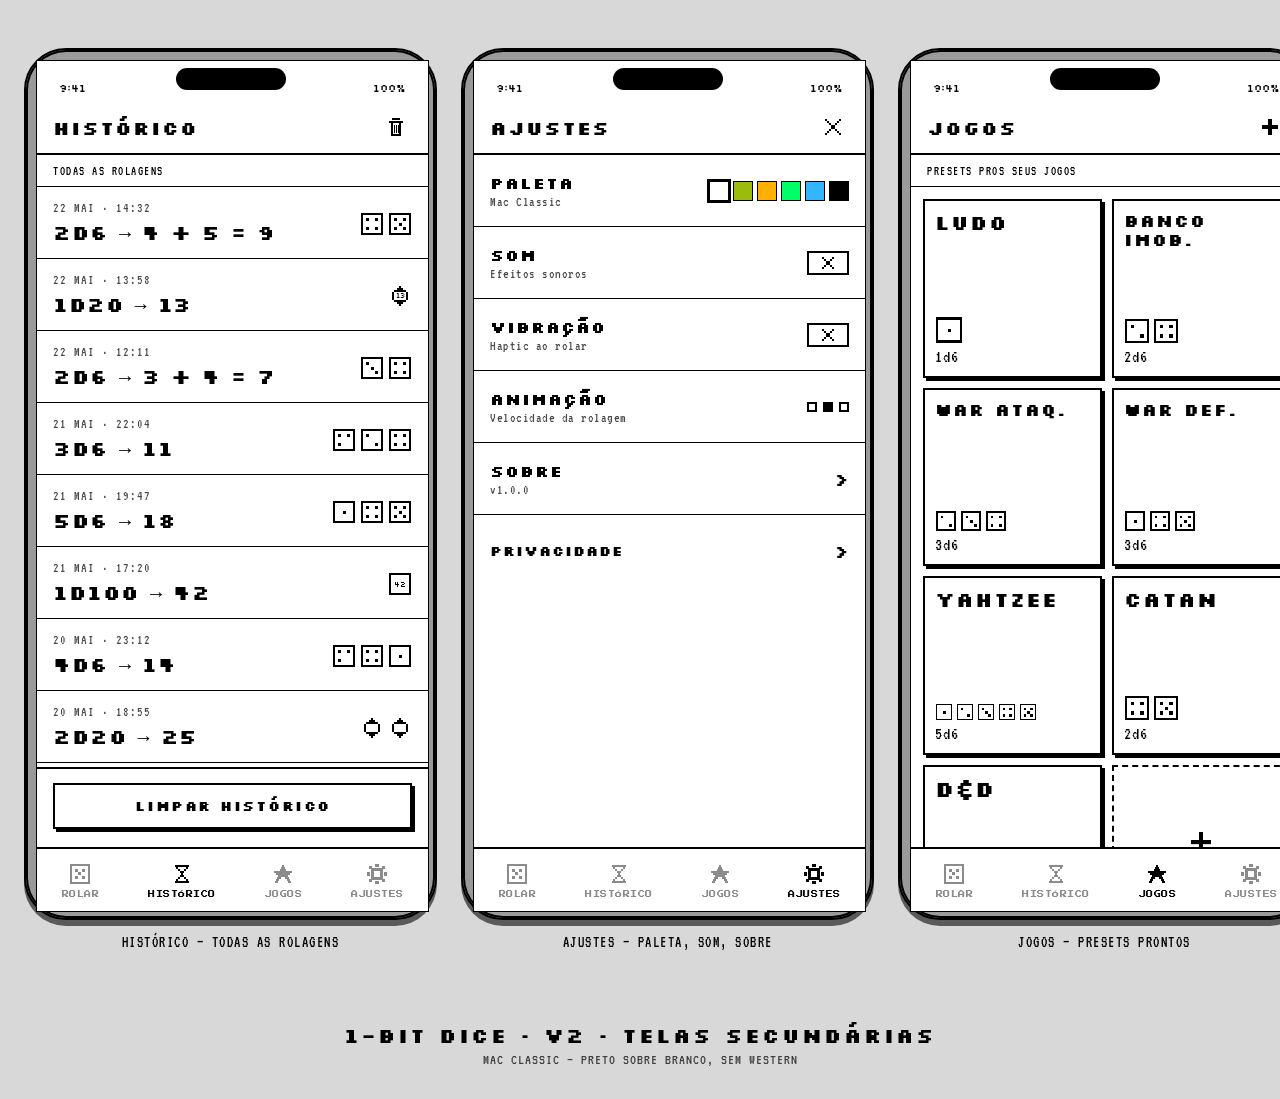
<file: docs/prototypes/04-secondary-screens.html>
<!doctype html>
<html lang="pt-BR">
<head>
<meta charset="utf-8">
<title>1-Bit Dice — Secondary Screens v2</title>
<link rel="preconnect" href="https://fonts.googleapis.com">
<link rel="preconnect" href="https://fonts.gstatic.com" crossorigin>
<link href="https://fonts.googleapis.com/css2?family=Silkscreen:wght@400;700&family=VT323&family=Press+Start+2P&display=swap" rel="stylesheet">
<style>
  :root{
    --ink:#000000;
    --paper:#FFFFFF;
    --line:#000000;
    --bezel:#9a9a9a;
    --bezel-dark:#5a5a5a;
    --board:#d8d8d8;
  }
  *{box-sizing:border-box;margin:0;padding:0}
  html,body{background:var(--board);font-family:"VT323",monospace;color:var(--ink);image-rendering:pixelated;-webkit-font-smoothing:none;font-smooth:never}
  svg{shape-rendering:crispEdges}
  .stage{
    width:1300px;
    margin:0 auto;
    padding:48px 24px 64px;
    display:flex;
    justify-content:space-between;
    gap:24px;
    align-items:flex-start;
  }
  .col{display:flex;flex-direction:column;align-items:center;gap:14px}
  .device{
    width:413px;height:872px;
    background:var(--bezel);
    border:2px solid #000;
    border-radius:42px;
    padding:10px;
    box-shadow:0 6px 0 var(--bezel-dark), 0 0 0 2px #000 inset;
    position:relative;
  }
  .device::before{
    content:"";
    position:absolute;
    top:18px;left:50%;
    transform:translateX(-50%);
    width:110px;height:22px;
    background:#000;
    border-radius:14px;
    z-index:5;
  }
  .screen{
    width:393px;height:852px;
    background:var(--paper);
    overflow:hidden;
    position:relative;
    border:1px solid #000;
    display:flex;
    flex-direction:column;
  }
  .statusbar{
    height:40px;
    flex-shrink:0;
    display:flex;
    align-items:flex-end;
    justify-content:space-between;
    padding:0 22px 6px;
    font-family:"Silkscreen",monospace;
    font-size:11px;
  }
  .appbar{
    height:54px;
    flex-shrink:0;
    border-bottom:2px solid var(--line);
    display:flex;
    align-items:center;
    justify-content:space-between;
    padding:0 16px;
    background:var(--paper);
  }
  .appbar h1{
    font-family:"Silkscreen",monospace;
    font-weight:700;
    font-size:19px;
    letter-spacing:1px;
  }
  .icon-btn{
    width:32px;height:32px;
    display:flex;align-items:center;justify-content:center;
    border:0;background:transparent;cursor:pointer;
  }
  .subhead{
    padding:10px 16px 8px;
    font-family:"VT323",monospace;
    font-size:13px;
    letter-spacing:1.5px;
    text-transform:uppercase;
    border-bottom:1px solid var(--line);
  }
  .content{
    flex:1;
    overflow:hidden;
    display:flex;
    flex-direction:column;
  }
  .tabbar{
    flex-shrink:0;
    height:64px;
    border-top:2px solid var(--line);
    display:flex;
    justify-content:space-around;
    align-items:center;
    background:var(--paper);
  }
  .tab{
    display:flex;
    flex-direction:column;
    align-items:center;
    gap:3px;
    font-family:"Press Start 2P",monospace;
    font-size:7px;
    letter-spacing:0.5px;
    opacity:0.45;
  }
  .tab.active{opacity:1}
  .tab .tab-ico{width:24px;height:24px;display:block}
  .tab span{margin-top:2px}

  /* TELA 1 */
  .hist-list{flex:1;overflow-y:auto}
  .hist-row{
    padding:10px 16px 8px;
    border-bottom:1px solid var(--line);
    display:flex;
    justify-content:space-between;
    align-items:center;
    gap:10px;
    height:72px;
  }
  .hist-left{display:flex;flex-direction:column;gap:4px;flex:1;min-width:0}
  .hist-date{
    font-family:"VT323",monospace;
    font-size:14px;
    letter-spacing:1px;
    text-transform:uppercase;
    opacity:0.7;
  }
  .hist-eq{
    font-family:"Silkscreen",monospace;
    font-size:20px;
    font-weight:700;
    letter-spacing:0.5px;
    white-space:nowrap;
    overflow:hidden;
    text-overflow:ellipsis;
  }
  .hist-right{display:flex;gap:4px;flex-shrink:0}
  .clear-bar{
    padding:14px 16px 18px;
    flex-shrink:0;
    border-top:2px solid var(--line);
    background:var(--paper);
  }
  .btn-outline{
    display:block;
    width:100%;
    padding:12px 0;
    background:var(--paper);
    color:var(--ink);
    font-family:"Silkscreen",monospace;
    font-size:14px;
    font-weight:700;
    letter-spacing:1.5px;
    border:2px solid var(--line);
    box-shadow:3px 3px 0 var(--line);
    cursor:pointer;
  }

  /* TELA 2 */
  .settings-list{flex:1;overflow-y:auto}
  .set-row{
    padding:10px 16px;
    border-bottom:1px solid var(--line);
    display:flex;
    align-items:center;
    justify-content:space-between;
    gap:12px;
    height:72px;
  }
  .set-row:last-child{border-bottom:none}
  .set-titles{display:flex;flex-direction:column;gap:2px;min-width:0}
  .set-title{
    font-family:"Silkscreen",monospace;
    font-size:16px;
    font-weight:700;
    letter-spacing:1px;
  }
  .set-title.sm{font-size:14px}
  .set-sub{
    font-family:"VT323",monospace;
    font-size:14px;
    opacity:0.7;
    letter-spacing:0.5px;
  }
  .swatches{display:flex;gap:4px}
  .sw{width:20px;height:20px;border:1px solid var(--line);position:relative}
  .sw.active::after{
    content:"";
    position:absolute;
    inset:-3px;
    border:2px solid var(--line);
    pointer-events:none;
  }
  .toggle{
    width:42px;height:24px;
    border:2px solid var(--line);
    background:var(--paper);
    display:flex;
    align-items:center;
    justify-content:center;
    font-family:"Silkscreen",monospace;
    font-size:14px;
    line-height:1;
  }
  .speed-dots{display:flex;gap:6px;align-items:center}
  .dot{width:10px;height:10px;border:2px solid var(--line);background:var(--paper)}
  .dot.on{background:var(--ink)}
  .chev{font-family:"Silkscreen",monospace;font-size:18px;font-weight:700}

  /* TELA 3 */
  .games-grid{
    flex:1;
    overflow-y:auto;
    padding:12px;
    display:grid;
    grid-template-columns:1fr 1fr;
    gap:10px;
    align-content:start;
  }
  .game-card{
    aspect-ratio:1/1;
    border:2px solid var(--line);
    box-shadow:3px 3px 0 var(--line);
    background:var(--paper);
    padding:10px;
    display:flex;
    flex-direction:column;
    justify-content:space-between;
    position:relative;
  }
  .game-card.empty{
    box-shadow:none;
    border-style:dashed;
    align-items:center;
    justify-content:center;
    gap:8px;
  }
  .game-name{
    font-family:"Silkscreen",monospace;
    font-weight:700;
    letter-spacing:1px;
    line-height:1.1;
  }
  .game-name.lg{font-size:20px}
  .game-name.md{font-size:17px}
  .game-name.xl{font-size:22px}
  .game-dice-line{
    font-family:"VT323",monospace;
    font-size:18px;
    letter-spacing:1px;
    margin-top:4px;
  }
  .game-mini{
    display:flex;
    gap:3px;
    align-items:center;
    flex-wrap:wrap;
  }
  .plus-big{
    font-family:"Silkscreen",monospace;
    font-size:32px;
    line-height:1;
  }

  .caption{
    font-family:"VT323",monospace;
    font-size:16px;
    letter-spacing:1.5px;
    text-transform:uppercase;
    color:var(--ink);
    text-align:center;
  }
  .head{
    text-align:center;
    margin-top:8px;
    padding-bottom:32px;
  }
  .head h2{
    font-family:"Silkscreen",monospace;
    font-size:20px;
    letter-spacing:2px;
    margin-bottom:4px;
  }
  .head p{
    font-family:"VT323",monospace;
    font-size:15px;
    letter-spacing:1px;
    text-transform:uppercase;
    opacity:0.7;
  }
</style>
</head>
<body>

<svg width="0" height="0" style="position:absolute" aria-hidden="true">
  <defs>
    <symbol id="ic-trash" viewBox="0 0 24 24">
      <rect x="8" y="3" width="8" height="2" fill="#000"/>
      <rect x="5" y="6" width="14" height="2" fill="#000"/>
      <rect x="7" y="8" width="2" height="13" fill="#000"/>
      <rect x="15" y="8" width="2" height="13" fill="#000"/>
      <rect x="9" y="19" width="6" height="2" fill="#000"/>
      <rect x="10" y="10" width="1" height="8" fill="#000"/>
      <rect x="12" y="10" width="1" height="8" fill="#000"/>
      <rect x="14" y="10" width="1" height="8" fill="#000"/>
    </symbol>
    <symbol id="ic-x" viewBox="0 0 24 24">
      <rect x="4" y="4" width="2" height="2" fill="#000"/>
      <rect x="6" y="6" width="2" height="2" fill="#000"/>
      <rect x="8" y="8" width="2" height="2" fill="#000"/>
      <rect x="10" y="10" width="4" height="4" fill="#000"/>
      <rect x="14" y="8" width="2" height="2" fill="#000"/>
      <rect x="16" y="6" width="2" height="2" fill="#000"/>
      <rect x="18" y="4" width="2" height="2" fill="#000"/>
      <rect x="14" y="14" width="2" height="2" fill="#000"/>
      <rect x="16" y="16" width="2" height="2" fill="#000"/>
      <rect x="18" y="18" width="2" height="2" fill="#000"/>
      <rect x="8" y="14" width="2" height="2" fill="#000"/>
      <rect x="6" y="16" width="2" height="2" fill="#000"/>
      <rect x="4" y="18" width="2" height="2" fill="#000"/>
    </symbol>
    <symbol id="ic-plus" viewBox="0 0 24 24">
      <rect x="10" y="4" width="4" height="16" fill="#000"/>
      <rect x="4" y="10" width="16" height="4" fill="#000"/>
    </symbol>
    <symbol id="ic-tab-d6" viewBox="0 0 24 24">
      <rect x="3" y="3" width="18" height="18" fill="#fff" stroke="#000" stroke-width="2"/>
      <rect x="7" y="7" width="3" height="3" fill="#000"/>
      <rect x="14" y="7" width="3" height="3" fill="#000"/>
      <rect x="10" y="10" width="3" height="3" fill="#000"/>
      <rect x="7" y="14" width="3" height="3" fill="#000"/>
      <rect x="14" y="14" width="3" height="3" fill="#000"/>
    </symbol>
    <symbol id="ic-tab-hourglass" viewBox="0 0 24 24">
      <rect x="5" y="3" width="14" height="2" fill="#000"/>
      <rect x="5" y="19" width="14" height="2" fill="#000"/>
      <rect x="6" y="5" width="2" height="2" fill="#000"/>
      <rect x="16" y="5" width="2" height="2" fill="#000"/>
      <rect x="8" y="7" width="2" height="2" fill="#000"/>
      <rect x="14" y="7" width="2" height="2" fill="#000"/>
      <rect x="10" y="9" width="4" height="2" fill="#000"/>
      <rect x="11" y="11" width="2" height="2" fill="#000"/>
      <rect x="10" y="13" width="4" height="2" fill="#000"/>
      <rect x="8" y="15" width="2" height="2" fill="#000"/>
      <rect x="14" y="15" width="2" height="2" fill="#000"/>
      <rect x="6" y="17" width="2" height="2" fill="#000"/>
      <rect x="16" y="17" width="2" height="2" fill="#000"/>
    </symbol>
    <symbol id="ic-tab-star" viewBox="0 0 24 24">
      <rect x="11" y="3" width="2" height="2" fill="#000"/>
      <rect x="10" y="5" width="4" height="2" fill="#000"/>
      <rect x="9" y="7" width="6" height="2" fill="#000"/>
      <rect x="3" y="9" width="18" height="2" fill="#000"/>
      <rect x="5" y="11" width="14" height="2" fill="#000"/>
      <rect x="7" y="13" width="10" height="2" fill="#000"/>
      <rect x="6" y="15" width="4" height="2" fill="#000"/>
      <rect x="14" y="15" width="4" height="2" fill="#000"/>
      <rect x="5" y="17" width="3" height="2" fill="#000"/>
      <rect x="16" y="17" width="3" height="2" fill="#000"/>
      <rect x="4" y="19" width="3" height="2" fill="#000"/>
      <rect x="17" y="19" width="3" height="2" fill="#000"/>
    </symbol>
    <symbol id="ic-tab-gear" viewBox="0 0 24 24">
      <rect x="10" y="2" width="4" height="3" fill="#000"/>
      <rect x="10" y="19" width="4" height="3" fill="#000"/>
      <rect x="2" y="10" width="3" height="4" fill="#000"/>
      <rect x="19" y="10" width="3" height="4" fill="#000"/>
      <rect x="4" y="4" width="3" height="3" fill="#000"/>
      <rect x="17" y="4" width="3" height="3" fill="#000"/>
      <rect x="4" y="17" width="3" height="3" fill="#000"/>
      <rect x="17" y="17" width="3" height="3" fill="#000"/>
      <rect x="6" y="6" width="12" height="12" fill="#000"/>
      <rect x="9" y="9" width="6" height="6" fill="#fff"/>
    </symbol>
  </defs>
</svg>

<div class="stage">

  <!-- =========================================
       TELA 1 — HISTORICO
  ========================================= -->
  <div class="col">
    <div class="device">
      <div class="screen">
        <div class="statusbar">
          <span>9:41</span>
          <span>100%</span>
        </div>
        <div class="appbar">
          <h1>HISTÓRICO</h1>
          <button class="icon-btn" aria-label="Limpar">
            <svg width="24" height="24"><use href="#ic-trash"/></svg>
          </button>
        </div>
        <div class="subhead">TODAS AS ROLAGENS</div>

        <div class="content">
          <div class="hist-list">

            <div class="hist-row">
              <div class="hist-left">
                <div class="hist-date">22 MAI · 14:32</div>
                <div class="hist-eq">2d6 → 4 + 5 = 9</div>
              </div>
              <div class="hist-right">
                <svg width="24" height="24" viewBox="0 0 24 24">
                  <rect x="2" y="2" width="20" height="20" fill="#fff" stroke="#000" stroke-width="2"/>
                  <rect x="6" y="6" width="3" height="3" fill="#000"/>
                  <rect x="15" y="6" width="3" height="3" fill="#000"/>
                  <rect x="6" y="15" width="3" height="3" fill="#000"/>
                  <rect x="15" y="15" width="3" height="3" fill="#000"/>
                </svg>
                <svg width="24" height="24" viewBox="0 0 24 24">
                  <rect x="2" y="2" width="20" height="20" fill="#fff" stroke="#000" stroke-width="2"/>
                  <rect x="6" y="6" width="3" height="3" fill="#000"/>
                  <rect x="15" y="6" width="3" height="3" fill="#000"/>
                  <rect x="11" y="11" width="3" height="3" fill="#000"/>
                  <rect x="6" y="15" width="3" height="3" fill="#000"/>
                  <rect x="15" y="15" width="3" height="3" fill="#000"/>
                </svg>
              </div>
            </div>

            <div class="hist-row">
              <div class="hist-left">
                <div class="hist-date">22 MAI · 13:58</div>
                <div class="hist-eq">1d20 → 13</div>
              </div>
              <div class="hist-right">
                <svg width="24" height="24" viewBox="0 0 24 24">
                  <rect x="11" y="2" width="2" height="2" fill="#000"/>
                  <rect x="9" y="4" width="6" height="2" fill="#000"/>
                  <rect x="6" y="6" width="12" height="2" fill="#000"/>
                  <rect x="4" y="8" width="2" height="8" fill="#000"/>
                  <rect x="18" y="8" width="2" height="8" fill="#000"/>
                  <rect x="6" y="16" width="12" height="2" fill="#000"/>
                  <rect x="9" y="18" width="6" height="2" fill="#000"/>
                  <rect x="11" y="20" width="2" height="2" fill="#000"/>
                  <text x="12" y="14" text-anchor="middle" font-family="Silkscreen" font-size="7" fill="#000">13</text>
                </svg>
              </div>
            </div>

            <div class="hist-row">
              <div class="hist-left">
                <div class="hist-date">22 MAI · 12:11</div>
                <div class="hist-eq">2d6 → 3 + 4 = 7</div>
              </div>
              <div class="hist-right">
                <svg width="24" height="24" viewBox="0 0 24 24">
                  <rect x="2" y="2" width="20" height="20" fill="#fff" stroke="#000" stroke-width="2"/>
                  <rect x="6" y="6" width="3" height="3" fill="#000"/>
                  <rect x="11" y="11" width="3" height="3" fill="#000"/>
                  <rect x="15" y="15" width="3" height="3" fill="#000"/>
                </svg>
                <svg width="24" height="24" viewBox="0 0 24 24">
                  <rect x="2" y="2" width="20" height="20" fill="#fff" stroke="#000" stroke-width="2"/>
                  <rect x="6" y="6" width="3" height="3" fill="#000"/>
                  <rect x="15" y="6" width="3" height="3" fill="#000"/>
                  <rect x="6" y="15" width="3" height="3" fill="#000"/>
                  <rect x="15" y="15" width="3" height="3" fill="#000"/>
                </svg>
              </div>
            </div>

            <div class="hist-row">
              <div class="hist-left">
                <div class="hist-date">21 MAI · 22:04</div>
                <div class="hist-eq">3d6 → 11</div>
              </div>
              <div class="hist-right">
                <svg width="24" height="24" viewBox="0 0 24 24">
                  <rect x="2" y="2" width="20" height="20" fill="#fff" stroke="#000" stroke-width="2"/>
                  <rect x="6" y="6" width="3" height="3" fill="#000"/>
                  <rect x="15" y="6" width="3" height="3" fill="#000"/>
                  <rect x="6" y="15" width="3" height="3" fill="#000"/>
                </svg>
                <svg width="24" height="24" viewBox="0 0 24 24">
                  <rect x="2" y="2" width="20" height="20" fill="#fff" stroke="#000" stroke-width="2"/>
                  <rect x="6" y="6" width="3" height="3" fill="#000"/>
                  <rect x="15" y="15" width="3" height="3" fill="#000"/>
                </svg>
                <svg width="24" height="24" viewBox="0 0 24 24">
                  <rect x="2" y="2" width="20" height="20" fill="#fff" stroke="#000" stroke-width="2"/>
                  <rect x="6" y="6" width="3" height="3" fill="#000"/>
                  <rect x="15" y="6" width="3" height="3" fill="#000"/>
                  <rect x="6" y="15" width="3" height="3" fill="#000"/>
                  <rect x="15" y="15" width="3" height="3" fill="#000"/>
                </svg>
              </div>
            </div>

            <div class="hist-row">
              <div class="hist-left">
                <div class="hist-date">21 MAI · 19:47</div>
                <div class="hist-eq">5d6 → 18</div>
              </div>
              <div class="hist-right">
                <svg width="24" height="24" viewBox="0 0 24 24">
                  <rect x="2" y="2" width="20" height="20" fill="#fff" stroke="#000" stroke-width="2"/>
                  <rect x="11" y="11" width="3" height="3" fill="#000"/>
                </svg>
                <svg width="24" height="24" viewBox="0 0 24 24">
                  <rect x="2" y="2" width="20" height="20" fill="#fff" stroke="#000" stroke-width="2"/>
                  <rect x="6" y="6" width="3" height="3" fill="#000"/>
                  <rect x="15" y="6" width="3" height="3" fill="#000"/>
                  <rect x="6" y="15" width="3" height="3" fill="#000"/>
                  <rect x="15" y="15" width="3" height="3" fill="#000"/>
                </svg>
                <svg width="24" height="24" viewBox="0 0 24 24">
                  <rect x="2" y="2" width="20" height="20" fill="#fff" stroke="#000" stroke-width="2"/>
                  <rect x="6" y="6" width="3" height="3" fill="#000"/>
                  <rect x="15" y="6" width="3" height="3" fill="#000"/>
                  <rect x="11" y="11" width="3" height="3" fill="#000"/>
                  <rect x="6" y="15" width="3" height="3" fill="#000"/>
                  <rect x="15" y="15" width="3" height="3" fill="#000"/>
                </svg>
              </div>
            </div>

            <div class="hist-row">
              <div class="hist-left">
                <div class="hist-date">21 MAI · 17:20</div>
                <div class="hist-eq">1d100 → 42</div>
              </div>
              <div class="hist-right">
                <svg width="24" height="24" viewBox="0 0 24 24">
                  <rect x="2" y="2" width="20" height="20" fill="#fff" stroke="#000" stroke-width="2"/>
                  <text x="12" y="15" text-anchor="middle" font-family="Silkscreen" font-size="8" fill="#000">42</text>
                </svg>
              </div>
            </div>

            <div class="hist-row">
              <div class="hist-left">
                <div class="hist-date">20 MAI · 23:12</div>
                <div class="hist-eq">4d6 → 14</div>
              </div>
              <div class="hist-right">
                <svg width="24" height="24" viewBox="0 0 24 24">
                  <rect x="2" y="2" width="20" height="20" fill="#fff" stroke="#000" stroke-width="2"/>
                  <rect x="6" y="6" width="3" height="3" fill="#000"/>
                  <rect x="15" y="6" width="3" height="3" fill="#000"/>
                  <rect x="6" y="15" width="3" height="3" fill="#000"/>
                </svg>
                <svg width="24" height="24" viewBox="0 0 24 24">
                  <rect x="2" y="2" width="20" height="20" fill="#fff" stroke="#000" stroke-width="2"/>
                  <rect x="6" y="6" width="3" height="3" fill="#000"/>
                  <rect x="15" y="6" width="3" height="3" fill="#000"/>
                  <rect x="6" y="15" width="3" height="3" fill="#000"/>
                  <rect x="15" y="15" width="3" height="3" fill="#000"/>
                </svg>
                <svg width="24" height="24" viewBox="0 0 24 24">
                  <rect x="2" y="2" width="20" height="20" fill="#fff" stroke="#000" stroke-width="2"/>
                  <rect x="11" y="11" width="3" height="3" fill="#000"/>
                </svg>
              </div>
            </div>

            <div class="hist-row">
              <div class="hist-left">
                <div class="hist-date">20 MAI · 18:55</div>
                <div class="hist-eq">2d20 → 25</div>
              </div>
              <div class="hist-right">
                <svg width="24" height="24" viewBox="0 0 24 24">
                  <rect x="11" y="2" width="2" height="2" fill="#000"/>
                  <rect x="9" y="4" width="6" height="2" fill="#000"/>
                  <rect x="6" y="6" width="12" height="2" fill="#000"/>
                  <rect x="4" y="8" width="2" height="8" fill="#000"/>
                  <rect x="18" y="8" width="2" height="8" fill="#000"/>
                  <rect x="6" y="16" width="12" height="2" fill="#000"/>
                  <rect x="9" y="18" width="6" height="2" fill="#000"/>
                  <rect x="11" y="20" width="2" height="2" fill="#000"/>
                </svg>
                <svg width="24" height="24" viewBox="0 0 24 24">
                  <rect x="11" y="2" width="2" height="2" fill="#000"/>
                  <rect x="9" y="4" width="6" height="2" fill="#000"/>
                  <rect x="6" y="6" width="12" height="2" fill="#000"/>
                  <rect x="4" y="8" width="2" height="8" fill="#000"/>
                  <rect x="18" y="8" width="2" height="8" fill="#000"/>
                  <rect x="6" y="16" width="12" height="2" fill="#000"/>
                  <rect x="9" y="18" width="6" height="2" fill="#000"/>
                  <rect x="11" y="20" width="2" height="2" fill="#000"/>
                </svg>
              </div>
            </div>

            <div class="hist-row">
              <div class="hist-left">
                <div class="hist-date">19 MAI · 21:30</div>
                <div class="hist-eq">1d12 → 9</div>
              </div>
              <div class="hist-right">
                <svg width="24" height="24" viewBox="0 0 24 24">
                  <rect x="9" y="3" width="6" height="2" fill="#000"/>
                  <rect x="5" y="5" width="2" height="2" fill="#000"/>
                  <rect x="17" y="5" width="2" height="2" fill="#000"/>
                  <rect x="3" y="7" width="2" height="10" fill="#000"/>
                  <rect x="19" y="7" width="2" height="10" fill="#000"/>
                  <rect x="5" y="17" width="2" height="2" fill="#000"/>
                  <rect x="17" y="17" width="2" height="2" fill="#000"/>
                  <rect x="9" y="19" width="6" height="2" fill="#000"/>
                  <text x="12" y="14" text-anchor="middle" font-family="Silkscreen" font-size="7" fill="#000">9</text>
                </svg>
              </div>
            </div>

          </div>

          <div class="clear-bar">
            <button class="btn-outline">LIMPAR HISTÓRICO</button>
          </div>
        </div>

        <div class="tabbar">
          <div class="tab"><svg class="tab-ico"><use href="#ic-tab-d6"/></svg><span>ROLAR</span></div>
          <div class="tab active"><svg class="tab-ico"><use href="#ic-tab-hourglass"/></svg><span>HISTÓRICO</span></div>
          <div class="tab"><svg class="tab-ico"><use href="#ic-tab-star"/></svg><span>JOGOS</span></div>
          <div class="tab"><svg class="tab-ico"><use href="#ic-tab-gear"/></svg><span>AJUSTES</span></div>
        </div>

      </div>
    </div>
    <div class="caption">HISTÓRICO — TODAS AS ROLAGENS</div>
  </div>

  <!-- =========================================
       TELA 2 — AJUSTES
  ========================================= -->
  <div class="col">
    <div class="device">
      <div class="screen">
        <div class="statusbar">
          <span>9:41</span>
          <span>100%</span>
        </div>
        <div class="appbar">
          <h1>AJUSTES</h1>
          <button class="icon-btn" aria-label="Fechar">
            <svg width="24" height="24"><use href="#ic-x"/></svg>
          </button>
        </div>

        <div class="content">
          <div class="settings-list">

            <div class="set-row">
              <div class="set-titles">
                <div class="set-title">PALETA</div>
                <div class="set-sub">Mac Classic</div>
              </div>
              <div class="swatches">
                <div class="sw active" style="background:#FFFFFF"></div>
                <div class="sw" style="background:#9BBC0F"></div>
                <div class="sw" style="background:#FFB000"></div>
                <div class="sw" style="background:#00FF66"></div>
                <div class="sw" style="background:#33B5FF"></div>
                <div class="sw" style="background:#000000"></div>
              </div>
            </div>

            <div class="set-row">
              <div class="set-titles">
                <div class="set-title">SOM</div>
                <div class="set-sub">Efeitos sonoros</div>
              </div>
              <div class="toggle">
                <svg width="14" height="14" viewBox="0 0 14 14">
                  <rect x="1" y="1" width="2" height="2" fill="#000"/>
                  <rect x="3" y="3" width="2" height="2" fill="#000"/>
                  <rect x="5" y="5" width="4" height="4" fill="#000"/>
                  <rect x="9" y="3" width="2" height="2" fill="#000"/>
                  <rect x="11" y="1" width="2" height="2" fill="#000"/>
                  <rect x="9" y="9" width="2" height="2" fill="#000"/>
                  <rect x="11" y="11" width="2" height="2" fill="#000"/>
                  <rect x="3" y="9" width="2" height="2" fill="#000"/>
                  <rect x="1" y="11" width="2" height="2" fill="#000"/>
                </svg>
              </div>
            </div>

            <div class="set-row">
              <div class="set-titles">
                <div class="set-title">VIBRAÇÃO</div>
                <div class="set-sub">Haptic ao rolar</div>
              </div>
              <div class="toggle">
                <svg width="14" height="14" viewBox="0 0 14 14">
                  <rect x="1" y="1" width="2" height="2" fill="#000"/>
                  <rect x="3" y="3" width="2" height="2" fill="#000"/>
                  <rect x="5" y="5" width="4" height="4" fill="#000"/>
                  <rect x="9" y="3" width="2" height="2" fill="#000"/>
                  <rect x="11" y="1" width="2" height="2" fill="#000"/>
                  <rect x="9" y="9" width="2" height="2" fill="#000"/>
                  <rect x="11" y="11" width="2" height="2" fill="#000"/>
                  <rect x="3" y="9" width="2" height="2" fill="#000"/>
                  <rect x="1" y="11" width="2" height="2" fill="#000"/>
                </svg>
              </div>
            </div>

            <div class="set-row">
              <div class="set-titles">
                <div class="set-title">ANIMAÇÃO</div>
                <div class="set-sub">Velocidade da rolagem</div>
              </div>
              <div class="speed-dots">
                <div class="dot"></div>
                <div class="dot on"></div>
                <div class="dot"></div>
              </div>
            </div>

            <div class="set-row">
              <div class="set-titles">
                <div class="set-title">SOBRE</div>
                <div class="set-sub">v1.0.0</div>
              </div>
              <div class="chev">&gt;</div>
            </div>

            <div class="set-row">
              <div class="set-titles">
                <div class="set-title sm">PRIVACIDADE</div>
              </div>
              <div class="chev">&gt;</div>
            </div>

          </div>
        </div>

        <div class="tabbar">
          <div class="tab"><svg class="tab-ico"><use href="#ic-tab-d6"/></svg><span>ROLAR</span></div>
          <div class="tab"><svg class="tab-ico"><use href="#ic-tab-hourglass"/></svg><span>HISTÓRICO</span></div>
          <div class="tab"><svg class="tab-ico"><use href="#ic-tab-star"/></svg><span>JOGOS</span></div>
          <div class="tab active"><svg class="tab-ico"><use href="#ic-tab-gear"/></svg><span>AJUSTES</span></div>
        </div>

      </div>
    </div>
    <div class="caption">AJUSTES — PALETA, SOM, SOBRE</div>
  </div>

  <!-- =========================================
       TELA 3 — JOGOS
  ========================================= -->
  <div class="col">
    <div class="device">
      <div class="screen">
        <div class="statusbar">
          <span>9:41</span>
          <span>100%</span>
        </div>
        <div class="appbar">
          <h1>JOGOS</h1>
          <button class="icon-btn" aria-label="Novo">
            <svg width="24" height="24"><use href="#ic-plus"/></svg>
          </button>
        </div>
        <div class="subhead">PRESETS PROS SEUS JOGOS</div>

        <div class="content">
          <div class="games-grid">

            <div class="game-card">
              <div class="game-name lg">LUDO</div>
              <div>
                <div class="game-mini">
                  <svg width="28" height="28" viewBox="0 0 24 24">
                    <rect x="2" y="2" width="20" height="20" fill="#fff" stroke="#000" stroke-width="2"/>
                    <rect x="11" y="11" width="3" height="3" fill="#000"/>
                  </svg>
                </div>
                <div class="game-dice-line">1d6</div>
              </div>
            </div>

            <div class="game-card">
              <div class="game-name md">BANCO IMOB.</div>
              <div>
                <div class="game-mini">
                  <svg width="26" height="26" viewBox="0 0 24 24">
                    <rect x="2" y="2" width="20" height="20" fill="#fff" stroke="#000" stroke-width="2"/>
                    <rect x="6" y="6" width="3" height="3" fill="#000"/>
                    <rect x="15" y="15" width="3" height="3" fill="#000"/>
                  </svg>
                  <svg width="26" height="26" viewBox="0 0 24 24">
                    <rect x="2" y="2" width="20" height="20" fill="#fff" stroke="#000" stroke-width="2"/>
                    <rect x="6" y="6" width="3" height="3" fill="#000"/>
                    <rect x="15" y="6" width="3" height="3" fill="#000"/>
                    <rect x="6" y="15" width="3" height="3" fill="#000"/>
                    <rect x="15" y="15" width="3" height="3" fill="#000"/>
                  </svg>
                </div>
                <div class="game-dice-line">2d6</div>
              </div>
            </div>

            <div class="game-card">
              <div class="game-name md">WAR ATAQ.</div>
              <div>
                <div class="game-mini">
                  <svg width="22" height="22" viewBox="0 0 24 24">
                    <rect x="2" y="2" width="20" height="20" fill="#fff" stroke="#000" stroke-width="2"/>
                    <rect x="6" y="6" width="3" height="3" fill="#000"/>
                    <rect x="15" y="15" width="3" height="3" fill="#000"/>
                  </svg>
                  <svg width="22" height="22" viewBox="0 0 24 24">
                    <rect x="2" y="2" width="20" height="20" fill="#fff" stroke="#000" stroke-width="2"/>
                    <rect x="6" y="6" width="3" height="3" fill="#000"/>
                    <rect x="11" y="11" width="3" height="3" fill="#000"/>
                    <rect x="15" y="15" width="3" height="3" fill="#000"/>
                  </svg>
                  <svg width="22" height="22" viewBox="0 0 24 24">
                    <rect x="2" y="2" width="20" height="20" fill="#fff" stroke="#000" stroke-width="2"/>
                    <rect x="6" y="6" width="3" height="3" fill="#000"/>
                    <rect x="15" y="6" width="3" height="3" fill="#000"/>
                    <rect x="6" y="15" width="3" height="3" fill="#000"/>
                    <rect x="15" y="15" width="3" height="3" fill="#000"/>
                  </svg>
                </div>
                <div class="game-dice-line">3d6</div>
              </div>
            </div>

            <div class="game-card">
              <div class="game-name md">WAR DEF.</div>
              <div>
                <div class="game-mini">
                  <svg width="22" height="22" viewBox="0 0 24 24">
                    <rect x="2" y="2" width="20" height="20" fill="#fff" stroke="#000" stroke-width="2"/>
                    <rect x="11" y="11" width="3" height="3" fill="#000"/>
                  </svg>
                  <svg width="22" height="22" viewBox="0 0 24 24">
                    <rect x="2" y="2" width="20" height="20" fill="#fff" stroke="#000" stroke-width="2"/>
                    <rect x="6" y="6" width="3" height="3" fill="#000"/>
                    <rect x="15" y="6" width="3" height="3" fill="#000"/>
                    <rect x="6" y="15" width="3" height="3" fill="#000"/>
                    <rect x="15" y="15" width="3" height="3" fill="#000"/>
                  </svg>
                  <svg width="22" height="22" viewBox="0 0 24 24">
                    <rect x="2" y="2" width="20" height="20" fill="#fff" stroke="#000" stroke-width="2"/>
                    <rect x="6" y="6" width="3" height="3" fill="#000"/>
                    <rect x="15" y="6" width="3" height="3" fill="#000"/>
                    <rect x="11" y="11" width="3" height="3" fill="#000"/>
                    <rect x="6" y="15" width="3" height="3" fill="#000"/>
                    <rect x="15" y="15" width="3" height="3" fill="#000"/>
                  </svg>
                </div>
                <div class="game-dice-line">3d6</div>
              </div>
            </div>

            <div class="game-card">
              <div class="game-name lg">YAHTZEE</div>
              <div>
                <div class="game-mini">
                  <svg width="18" height="18" viewBox="0 0 24 24">
                    <rect x="2" y="2" width="20" height="20" fill="#fff" stroke="#000" stroke-width="2"/>
                    <rect x="11" y="11" width="3" height="3" fill="#000"/>
                  </svg>
                  <svg width="18" height="18" viewBox="0 0 24 24">
                    <rect x="2" y="2" width="20" height="20" fill="#fff" stroke="#000" stroke-width="2"/>
                    <rect x="6" y="6" width="3" height="3" fill="#000"/>
                    <rect x="15" y="15" width="3" height="3" fill="#000"/>
                  </svg>
                  <svg width="18" height="18" viewBox="0 0 24 24">
                    <rect x="2" y="2" width="20" height="20" fill="#fff" stroke="#000" stroke-width="2"/>
                    <rect x="6" y="6" width="3" height="3" fill="#000"/>
                    <rect x="11" y="11" width="3" height="3" fill="#000"/>
                    <rect x="15" y="15" width="3" height="3" fill="#000"/>
                  </svg>
                  <svg width="18" height="18" viewBox="0 0 24 24">
                    <rect x="2" y="2" width="20" height="20" fill="#fff" stroke="#000" stroke-width="2"/>
                    <rect x="6" y="6" width="3" height="3" fill="#000"/>
                    <rect x="15" y="6" width="3" height="3" fill="#000"/>
                    <rect x="6" y="15" width="3" height="3" fill="#000"/>
                    <rect x="15" y="15" width="3" height="3" fill="#000"/>
                  </svg>
                  <svg width="18" height="18" viewBox="0 0 24 24">
                    <rect x="2" y="2" width="20" height="20" fill="#fff" stroke="#000" stroke-width="2"/>
                    <rect x="6" y="6" width="3" height="3" fill="#000"/>
                    <rect x="15" y="6" width="3" height="3" fill="#000"/>
                    <rect x="11" y="11" width="3" height="3" fill="#000"/>
                    <rect x="6" y="15" width="3" height="3" fill="#000"/>
                    <rect x="15" y="15" width="3" height="3" fill="#000"/>
                  </svg>
                </div>
                <div class="game-dice-line">5d6</div>
              </div>
            </div>

            <div class="game-card">
              <div class="game-name lg">CATAN</div>
              <div>
                <div class="game-mini">
                  <svg width="26" height="26" viewBox="0 0 24 24">
                    <rect x="2" y="2" width="20" height="20" fill="#fff" stroke="#000" stroke-width="2"/>
                    <rect x="6" y="6" width="3" height="3" fill="#000"/>
                    <rect x="15" y="6" width="3" height="3" fill="#000"/>
                    <rect x="6" y="15" width="3" height="3" fill="#000"/>
                    <rect x="15" y="15" width="3" height="3" fill="#000"/>
                  </svg>
                  <svg width="26" height="26" viewBox="0 0 24 24">
                    <rect x="2" y="2" width="20" height="20" fill="#fff" stroke="#000" stroke-width="2"/>
                    <rect x="6" y="6" width="3" height="3" fill="#000"/>
                    <rect x="15" y="6" width="3" height="3" fill="#000"/>
                    <rect x="11" y="11" width="3" height="3" fill="#000"/>
                    <rect x="6" y="15" width="3" height="3" fill="#000"/>
                    <rect x="15" y="15" width="3" height="3" fill="#000"/>
                  </svg>
                </div>
                <div class="game-dice-line">2d6</div>
              </div>
            </div>

            <div class="game-card">
              <div class="game-name xl">D&amp;D</div>
              <div>
                <div class="game-mini">
                  <svg width="44" height="44" viewBox="0 0 24 24">
                    <rect x="11" y="2" width="2" height="2" fill="#000"/>
                    <rect x="9" y="4" width="6" height="2" fill="#000"/>
                    <rect x="6" y="6" width="12" height="2" fill="#000"/>
                    <rect x="4" y="8" width="2" height="2" fill="#000"/>
                    <rect x="18" y="8" width="2" height="2" fill="#000"/>
                    <rect x="3" y="10" width="2" height="4" fill="#000"/>
                    <rect x="19" y="10" width="2" height="4" fill="#000"/>
                    <rect x="4" y="14" width="2" height="2" fill="#000"/>
                    <rect x="18" y="14" width="2" height="2" fill="#000"/>
                    <rect x="6" y="16" width="12" height="2" fill="#000"/>
                    <rect x="9" y="18" width="6" height="2" fill="#000"/>
                    <rect x="11" y="20" width="2" height="2" fill="#000"/>
                    <text x="12" y="14" text-anchor="middle" font-family="Silkscreen" font-size="6" fill="#000">20</text>
                  </svg>
                </div>
                <div class="game-dice-line">1d20</div>
              </div>
            </div>

            <div class="game-card empty">
              <div class="plus-big">+</div>
              <div class="game-name md">NOVO</div>
            </div>

          </div>
        </div>

        <div class="tabbar">
          <div class="tab"><svg class="tab-ico"><use href="#ic-tab-d6"/></svg><span>ROLAR</span></div>
          <div class="tab"><svg class="tab-ico"><use href="#ic-tab-hourglass"/></svg><span>HISTÓRICO</span></div>
          <div class="tab active"><svg class="tab-ico"><use href="#ic-tab-star"/></svg><span>JOGOS</span></div>
          <div class="tab"><svg class="tab-ico"><use href="#ic-tab-gear"/></svg><span>AJUSTES</span></div>
        </div>

      </div>
    </div>
    <div class="caption">JOGOS — PRESETS PRONTOS</div>
  </div>

</div>

<div class="head">
  <h2>1-BIT DICE · v2 · TELAS SECUNDÁRIAS</h2>
  <p>Mac Classic — preto sobre branco, sem western</p>
</div>

</body>
</html>
</file>
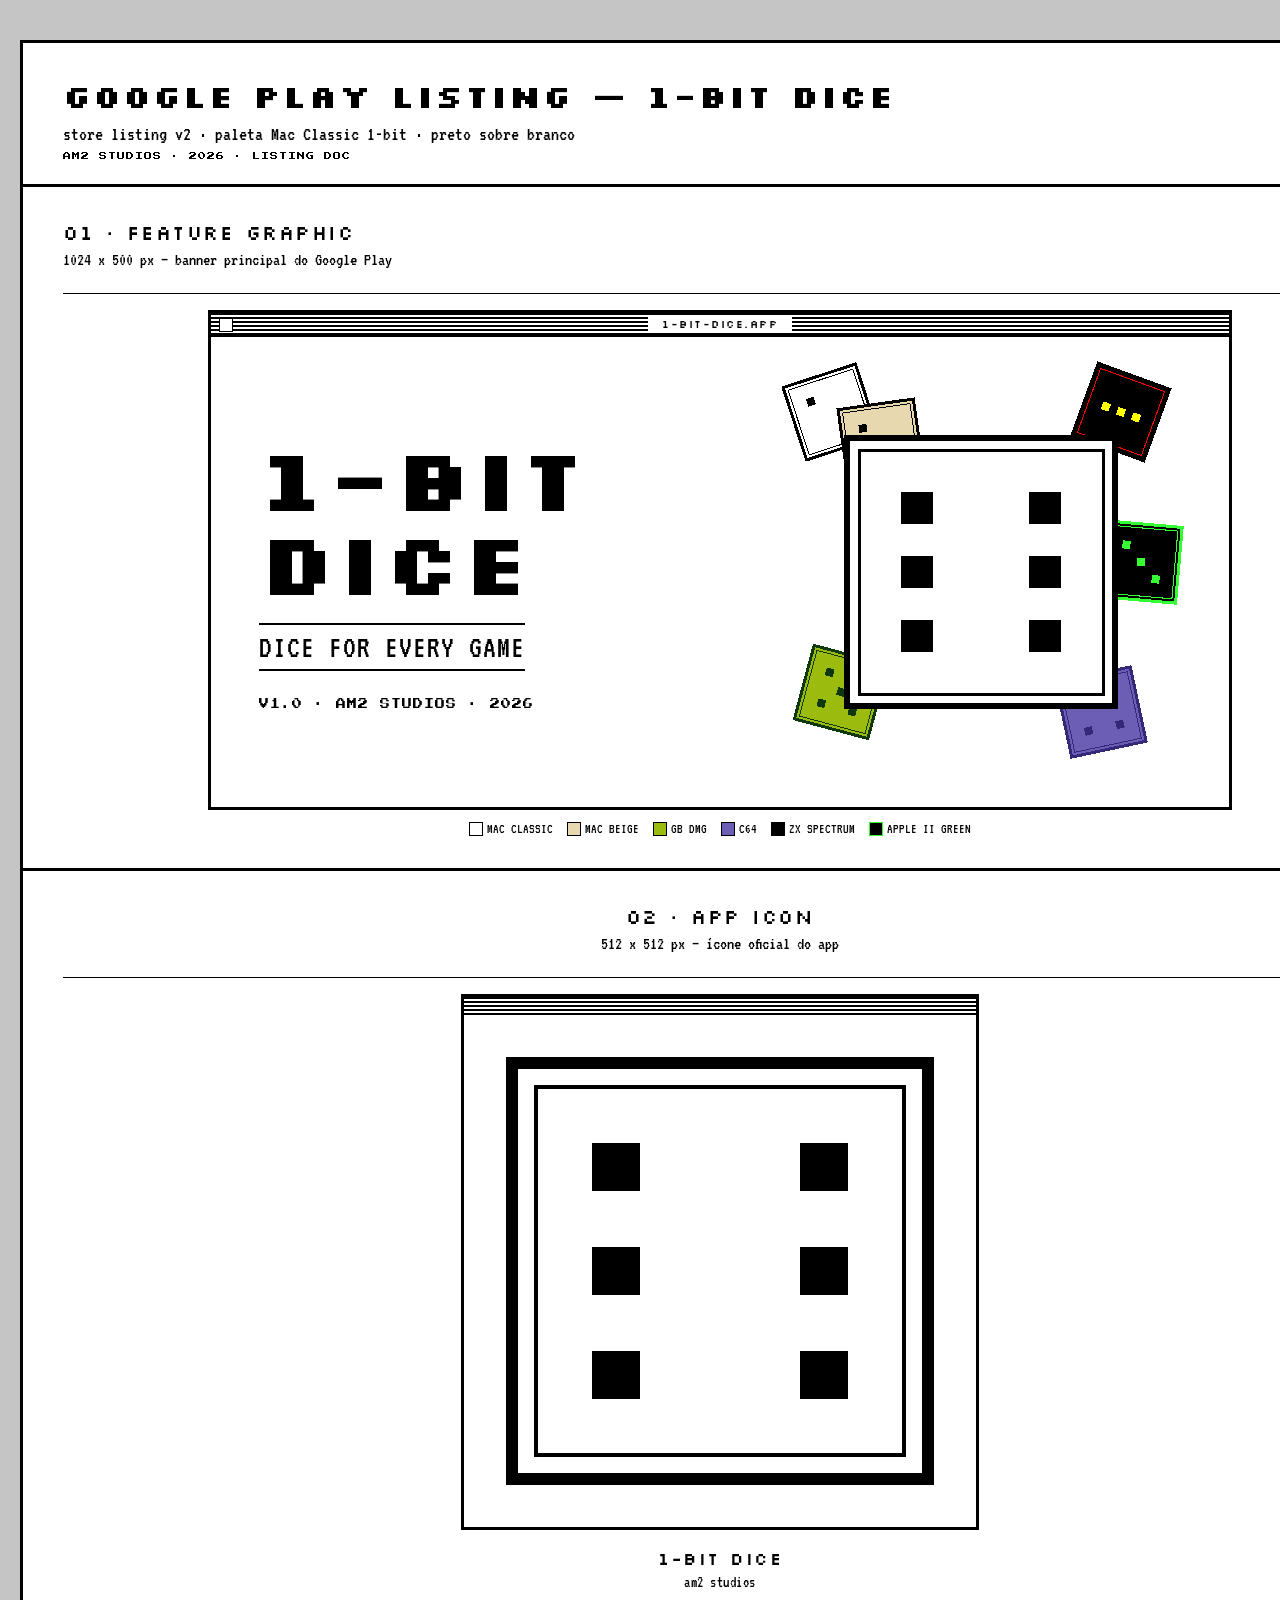
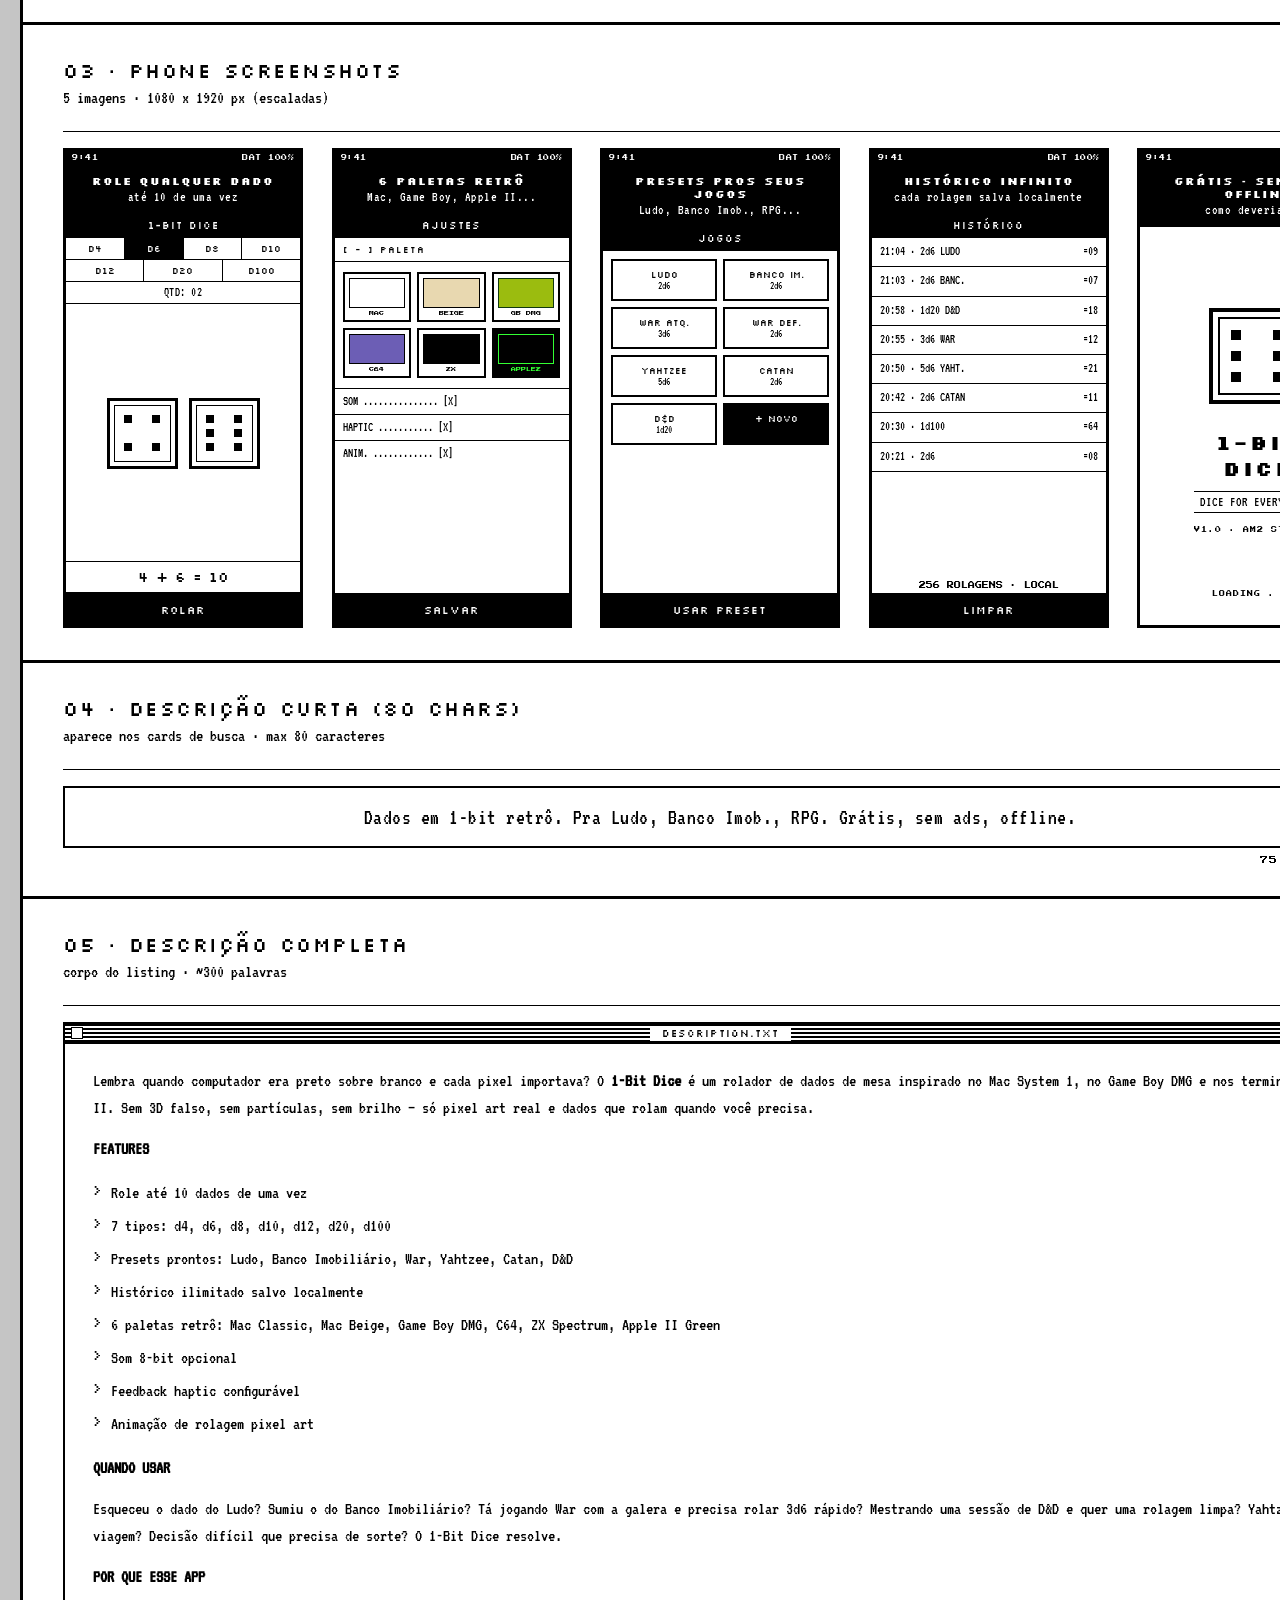
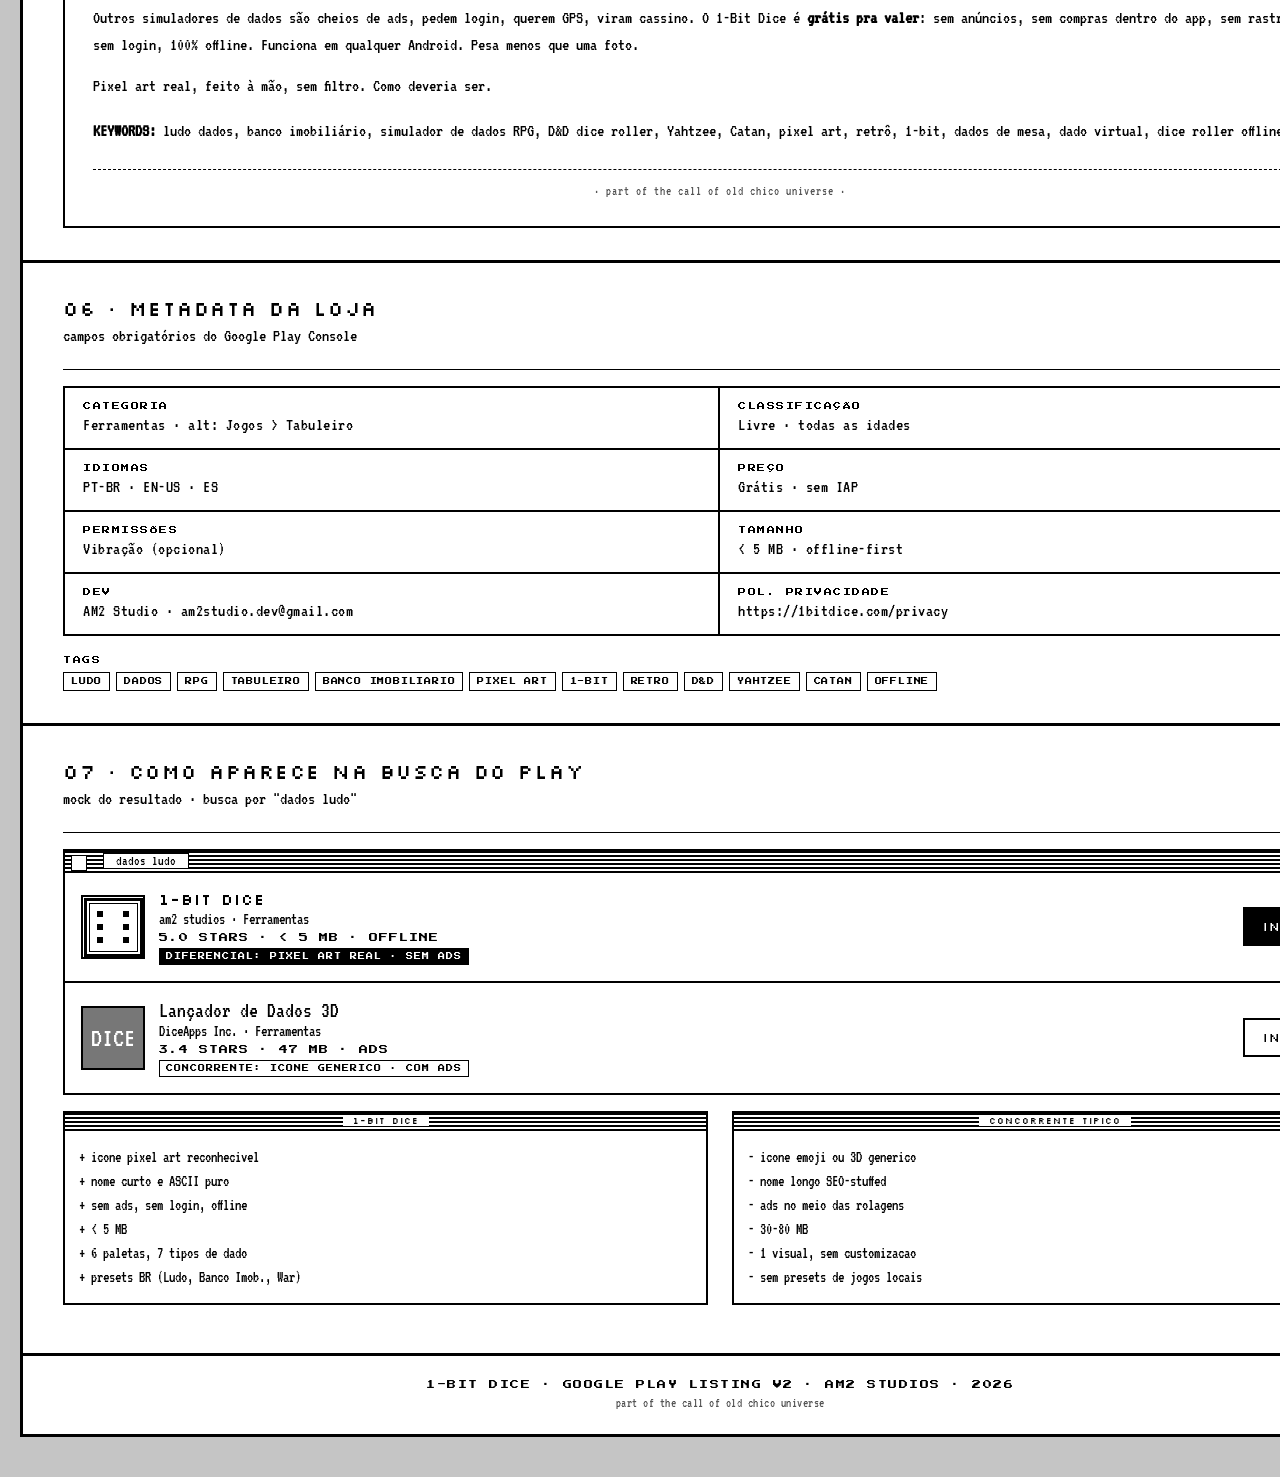
<file: docs/prototypes/05-play-store.html>
<!DOCTYPE html>
<html lang="pt-BR">
<head>
<meta charset="UTF-8">
<title>1-BIT DICE — Google Play Listing v2</title>
<style>
  @import url('https://fonts.googleapis.com/css2?family=Silkscreen:wght@400;700&family=VT323&family=Press+Start+2P&display=swap');

  * {
    margin: 0;
    padding: 0;
    box-sizing: border-box;
    image-rendering: pixelated;
    -webkit-font-smoothing: none;
    -moz-osx-font-smoothing: none;
    font-smooth: never;
  }

  body {
    background: #c5c5c5;
    font-family: 'VT323', monospace;
    color: #000;
    padding: 40px 20px;
    image-rendering: pixelated;
  }

  .page {
    width: 1400px;
    margin: 0 auto;
    background: #ffffff;
    border: 3px solid #000;
    padding: 0;
  }

  /* ========== MAC WINDOW STYLE ========== */
  .mac-window {
    background: #ffffff;
    border: 2px solid #000;
    margin-bottom: 40px;
  }

  .mac-titlebar {
    background: repeating-linear-gradient(
      to bottom,
      #000 0px,
      #000 2px,
      #fff 2px,
      #fff 4px
    );
    border-bottom: 2px solid #000;
    height: 22px;
    display: flex;
    align-items: center;
    justify-content: center;
    position: relative;
  }

  .mac-titlebar-text {
    background: #fff;
    padding: 0 12px;
    font-family: 'Silkscreen', monospace;
    font-size: 11px;
    letter-spacing: 1px;
  }

  .mac-titlebar-close {
    position: absolute;
    left: 6px;
    top: 4px;
    width: 14px;
    height: 14px;
    background: #fff;
    border: 1px solid #000;
  }

  /* ========== HEADER ========== */
  .page-header {
    padding: 32px 40px 24px;
    border-bottom: 3px solid #000;
    background: #fff;
  }

  .page-header h1 {
    font-family: 'Silkscreen', monospace;
    font-size: 32px;
    font-weight: 700;
    letter-spacing: 2px;
    margin-bottom: 8px;
  }

  .page-header p {
    font-family: 'VT323', monospace;
    font-size: 20px;
    color: #000;
  }

  .page-header .meta {
    font-family: 'Press Start 2P', monospace;
    font-size: 8px;
    margin-top: 8px;
    letter-spacing: 1px;
  }

  /* ========== SECTION ========== */
  .section {
    padding: 32px 40px;
    border-bottom: 3px solid #000;
  }

  .section-title {
    font-family: 'Silkscreen', monospace;
    font-size: 20px;
    letter-spacing: 1.5px;
    margin-bottom: 6px;
  }

  .section-sub {
    font-family: 'VT323', monospace;
    font-size: 18px;
    margin-bottom: 24px;
  }

  .divider-thin {
    border: none;
    border-top: 1px solid #000;
    margin: 16px 0;
  }

  .divider-thick {
    border: none;
    border-top: 2px solid #000;
    margin: 20px 0;
  }

  /* ========== FEATURE GRAPHIC 1024x500 ========== */
  .feature-graphic-wrap {
    display: flex;
    justify-content: center;
  }

  .feature-graphic {
    width: 1024px;
    height: 500px;
    background: #fff;
    border: 3px solid #000;
    position: relative;
    display: flex;
    flex-direction: column;
  }

  .fg-titlebar {
    background: repeating-linear-gradient(
      to bottom,
      #000 0px,
      #000 2px,
      #fff 2px,
      #fff 4px
    );
    height: 24px;
    border-bottom: 3px solid #000;
    display: flex;
    align-items: center;
    justify-content: center;
    position: relative;
  }
  .fg-titlebar-text {
    background: #fff;
    padding: 0 14px;
    font-family: 'Silkscreen', monospace;
    font-size: 11px;
    letter-spacing: 1.5px;
  }
  .fg-titlebar-close {
    position: absolute;
    left: 8px;
    top: 5px;
    width: 14px;
    height: 14px;
    background: #fff;
    border: 1.5px solid #000;
  }

  .fg-body {
    flex: 1;
    display: flex;
    align-items: center;
    padding: 0 48px;
    gap: 24px;
  }

  .fg-left {
    flex: 1;
  }

  .fg-wordmark {
    font-family: 'Silkscreen', monospace;
    font-size: 88px;
    font-weight: 700;
    line-height: 0.95;
    letter-spacing: 2px;
    margin-bottom: 20px;
  }

  .fg-tagline {
    font-family: 'VT323', monospace;
    font-size: 32px;
    letter-spacing: 1px;
    margin-bottom: 16px;
    border-top: 2px solid #000;
    border-bottom: 2px solid #000;
    padding: 6px 0;
    display: inline-block;
  }

  .fg-micro {
    font-family: 'Press Start 2P', monospace;
    font-size: 10px;
    letter-spacing: 1px;
    margin-top: 12px;
  }

  .fg-right {
    position: relative;
    width: 400px;
    height: 400px;
    display: flex;
    align-items: center;
    justify-content: center;
  }

  .fg-mini-d6 {
    position: absolute;
    width: 80px;
    height: 80px;
  }

  /* ========== APP ICON 512 ========== */
  .app-icon-section {
    text-align: center;
  }

  .app-icon-wrap {
    display: inline-block;
    border: 3px solid #000;
    padding: 0;
    background: #fff;
  }

  .app-icon-tb {
    height: 18px;
    background: repeating-linear-gradient(
      to bottom,
      #000 0px,
      #000 2px,
      #fff 2px,
      #fff 4px
    );
    border-bottom: 2px solid #000;
  }

  .app-icon {
    width: 512px;
    height: 512px;
    background: #fff;
    display: flex;
    align-items: center;
    justify-content: center;
  }

  .app-icon-meta {
    margin-top: 16px;
    font-family: 'Silkscreen', monospace;
    font-size: 18px;
    letter-spacing: 1.5px;
  }
  .app-icon-meta .dev {
    display: block;
    font-family: 'VT323', monospace;
    font-size: 16px;
    margin-top: 4px;
    letter-spacing: 0.5px;
  }

  /* ========== SCREENSHOTS ========== */
  .screenshots {
    display: flex;
    justify-content: space-between;
    gap: 12px;
    flex-wrap: nowrap;
  }

  .phone {
    width: 240px;
    height: 480px;
    background: #fff;
    border: 3px solid #000;
    display: flex;
    flex-direction: column;
    position: relative;
    overflow: hidden;
  }

  .phone-status {
    height: 14px;
    background: #000;
    color: #fff;
    font-family: 'Press Start 2P', monospace;
    font-size: 6px;
    display: flex;
    align-items: center;
    justify-content: space-between;
    padding: 0 6px;
    letter-spacing: 0.5px;
  }

  .phone-overlay {
    background: #000;
    color: #fff;
    padding: 10px 8px 8px;
    text-align: center;
    border-bottom: 2px solid #000;
  }

  .phone-overlay .ov-title {
    font-family: 'Silkscreen', monospace;
    font-size: 11px;
    font-weight: 700;
    letter-spacing: 1px;
    line-height: 1.2;
  }

  .phone-overlay .ov-sub {
    font-family: 'VT323', monospace;
    font-size: 14px;
    letter-spacing: 0.5px;
    margin-top: 2px;
  }

  .phone-screen {
    flex: 1;
    background: #fff;
    display: flex;
    flex-direction: column;
    position: relative;
  }

  .phone-appbar {
    background: #000;
    color: #fff;
    font-family: 'Silkscreen', monospace;
    font-size: 10px;
    letter-spacing: 1px;
    padding: 5px 0;
    text-align: center;
    border-bottom: 1px solid #000;
  }

  /* Inner pixel UI bits */
  .px-row {
    display: flex;
    border-bottom: 1px solid #000;
  }
  .px-cell {
    flex: 1;
    text-align: center;
    font-family: 'Silkscreen', monospace;
    font-size: 9px;
    padding: 5px 0;
    border-right: 1px solid #000;
  }
  .px-cell:last-child { border-right: none; }
  .px-cell.active { background: #000; color: #fff; }

  .px-btn {
    background: #000;
    color: #fff;
    font-family: 'Silkscreen', monospace;
    font-size: 11px;
    letter-spacing: 1px;
    text-align: center;
    padding: 8px 0;
    border-top: 2px solid #000;
  }

  .px-label {
    font-family: 'VT323', monospace;
    font-size: 13px;
    padding: 4px 8px;
    letter-spacing: 0.5px;
  }

  .px-result {
    font-family: 'Silkscreen', monospace;
    text-align: center;
    padding: 6px 0;
    font-size: 14px;
    border-top: 1px solid #000;
    border-bottom: 1px solid #000;
  }

  /* ========== STORE SEARCH MOCK ========== */
  .search-mock {
    background: #fff;
    border: 2px solid #000;
    padding: 0;
  }

  .search-bar {
    background: repeating-linear-gradient(
      to bottom,
      #000 0px,
      #000 2px,
      #fff 2px,
      #fff 4px
    );
    border-bottom: 2px solid #000;
    height: 22px;
    display: flex;
    align-items: center;
    padding-left: 30px;
    position: relative;
  }
  .search-bar::before {
    content: '';
    position: absolute;
    left: 6px;
    top: 4px;
    width: 14px;
    height: 14px;
    background: #fff;
    border: 1.5px solid #000;
  }
  .search-bar-input {
    background: #fff;
    padding: 0 12px;
    font-family: 'VT323', monospace;
    font-size: 14px;
    border: 1px solid #000;
    margin-left: 8px;
  }

  .search-result {
    display: flex;
    align-items: center;
    gap: 14px;
    padding: 16px;
    border-bottom: 2px solid #000;
  }
  .search-result:last-child { border-bottom: none; }

  .sr-icon {
    width: 64px;
    height: 64px;
    border: 2px solid #000;
    flex-shrink: 0;
    background: #fff;
  }

  .sr-info { flex: 1; }
  .sr-name {
    font-family: 'Silkscreen', monospace;
    font-size: 16px;
    letter-spacing: 1px;
  }
  .sr-dev {
    font-family: 'VT323', monospace;
    font-size: 16px;
    margin-top: 2px;
  }
  .sr-rating {
    font-family: 'Press Start 2P', monospace;
    font-size: 9px;
    margin-top: 6px;
    letter-spacing: 1px;
  }

  .sr-install {
    background: #000;
    color: #fff;
    font-family: 'Silkscreen', monospace;
    font-size: 12px;
    letter-spacing: 1px;
    padding: 10px 18px;
    border: 2px solid #000;
  }

  .sr-tag {
    font-family: 'Press Start 2P', monospace;
    font-size: 7px;
    letter-spacing: 1px;
    padding: 4px 6px;
    background: #fff;
    border: 1px solid #000;
    margin-top: 6px;
    display: inline-block;
  }

  .sr-tag.compare {
    background: #000;
    color: #fff;
  }

  /* ========== DESC ========== */
  .short-desc {
    font-family: 'VT323', monospace;
    font-size: 22px;
    padding: 18px;
    border: 2px solid #000;
    background: #fff;
    text-align: center;
    letter-spacing: 0.5px;
  }

  .full-desc {
    font-family: 'VT323', monospace;
    font-size: 18px;
    line-height: 1.5;
    background: #fff;
    border: 2px solid #000;
    padding: 0;
  }

  .full-desc-body {
    padding: 24px 28px;
  }

  .full-desc p {
    margin-bottom: 14px;
  }

  .full-desc ul {
    list-style: none;
    margin: 8px 0 14px;
    padding-left: 0;
  }
  .full-desc ul li {
    padding: 3px 0 3px 18px;
    position: relative;
  }
  .full-desc ul li::before {
    content: '>';
    position: absolute;
    left: 0;
    font-family: 'Silkscreen', monospace;
    font-size: 14px;
  }

  .full-desc .footer-micro {
    font-family: 'VT323', monospace;
    font-size: 13px;
    color: #555;
    margin-top: 24px;
    border-top: 1px dashed #000;
    padding-top: 12px;
    text-align: center;
    letter-spacing: 1px;
  }

  /* ========== METADATA ========== */
  .metadata-grid {
    display: grid;
    grid-template-columns: 1fr 1fr;
    gap: 0;
    border: 2px solid #000;
    background: #fff;
  }
  .meta-cell {
    border-right: 2px solid #000;
    border-bottom: 2px solid #000;
    padding: 14px 18px;
  }
  .meta-cell:nth-child(2n) { border-right: none; }
  .meta-cell:nth-last-child(-n+2) { border-bottom: none; }

  .meta-label {
    font-family: 'Press Start 2P', monospace;
    font-size: 8px;
    letter-spacing: 1.5px;
    margin-bottom: 6px;
  }
  .meta-value {
    font-family: 'VT323', monospace;
    font-size: 18px;
    letter-spacing: 0.5px;
  }

  .tags-row {
    display: flex;
    flex-wrap: wrap;
    gap: 6px;
    margin-top: 4px;
  }
  .tag {
    font-family: 'Press Start 2P', monospace;
    font-size: 7px;
    letter-spacing: 0.8px;
    padding: 5px 7px;
    border: 1px solid #000;
    background: #fff;
  }

  /* ========== FOOTER ========== */
  .page-footer {
    padding: 24px 40px;
    background: #fff;
    text-align: center;
    font-family: 'Press Start 2P', monospace;
    font-size: 9px;
    letter-spacing: 1.5px;
  }

  .palette-key {
    display: flex;
    gap: 14px;
    justify-content: center;
    margin-top: 12px;
    font-family: 'VT323', monospace;
    font-size: 14px;
  }
  .pk-item {
    display: flex;
    align-items: center;
    gap: 4px;
  }
  .pk-swatch {
    width: 14px;
    height: 14px;
    border: 1px solid #000;
  }

  /* compare row */
  .compare-row {
    display: flex;
    gap: 24px;
    padding: 16px;
  }
  .compare-half {
    flex: 1;
    border: 2px solid #000;
    background: #fff;
  }
  .compare-tb {
    background: repeating-linear-gradient(
      to bottom,
      #000 0px,
      #000 2px,
      #fff 2px,
      #fff 4px
    );
    border-bottom: 2px solid #000;
    height: 18px;
    display: flex;
    align-items: center;
    justify-content: center;
  }
  .compare-tb-text {
    background: #fff;
    padding: 0 10px;
    font-family: 'Silkscreen', monospace;
    font-size: 9px;
    letter-spacing: 1px;
  }
</style>
</head>
<body>

<div class="page">

  <!-- ============== HEADER ============== -->
  <div class="page-header">
    <h1>GOOGLE PLAY LISTING — 1-BIT DICE</h1>
    <p>store listing v2 · paleta Mac Classic 1-bit · preto sobre branco</p>
    <div class="meta">AM2 STUDIOS · 2026 · LISTING DOC</div>
  </div>

  <!-- ============== FEATURE GRAPHIC ============== -->
  <div class="section">
    <div class="section-title">01 · FEATURE GRAPHIC</div>
    <div class="section-sub">1024 x 500 px — banner principal do Google Play</div>
    <hr class="divider-thin">

    <div class="feature-graphic-wrap">
      <div class="feature-graphic">
        <div class="fg-titlebar">
          <div class="fg-titlebar-close"></div>
          <div class="fg-titlebar-text">1-BIT-DICE.APP</div>
        </div>
        <div class="fg-body">
          <div class="fg-left">
            <div class="fg-wordmark">1-BIT<br>DICE</div>
            <div class="fg-tagline">DICE FOR EVERY GAME</div>
            <div class="fg-micro">V1.0 · AM2 STUDIOS · 2026</div>
          </div>

          <div class="fg-right">
            <!-- mini d6 fan in background -->
            <svg class="fg-mini-d6" style="top: 0; left: 10px; transform: rotate(-18deg);" viewBox="0 0 80 80" shape-rendering="crispEdges">
              <rect x="2" y="2" width="76" height="76" fill="#fff" stroke="#000" stroke-width="3"/>
              <rect x="6" y="6" width="68" height="68" fill="none" stroke="#000" stroke-width="1"/>
              <rect x="20" y="20" width="8" height="8" fill="#000"/>
              <rect x="52" y="52" width="8" height="8" fill="#000"/>
            </svg>
            <svg class="fg-mini-d6" style="top: 30px; left: 60px; transform: rotate(-8deg);" viewBox="0 0 80 80" shape-rendering="crispEdges">
              <!-- mac beige -->
              <rect x="2" y="2" width="76" height="76" fill="#e8d8b0" stroke="#000" stroke-width="3"/>
              <rect x="6" y="6" width="68" height="68" fill="none" stroke="#000" stroke-width="1"/>
              <rect x="20" y="20" width="8" height="8" fill="#000"/>
              <rect x="36" y="36" width="8" height="8" fill="#000"/>
              <rect x="52" y="52" width="8" height="8" fill="#000"/>
            </svg>
            <svg class="fg-mini-d6" style="top: 280px; left: 20px; transform: rotate(15deg);" viewBox="0 0 80 80" shape-rendering="crispEdges">
              <!-- game boy DMG -->
              <rect x="2" y="2" width="76" height="76" fill="#9bbc0f" stroke="#0f380f" stroke-width="3"/>
              <rect x="6" y="6" width="68" height="68" fill="none" stroke="#0f380f" stroke-width="1"/>
              <rect x="20" y="20" width="8" height="8" fill="#0f380f"/>
              <rect x="52" y="20" width="8" height="8" fill="#0f380f"/>
              <rect x="36" y="36" width="8" height="8" fill="#0f380f"/>
              <rect x="20" y="52" width="8" height="8" fill="#0f380f"/>
              <rect x="52" y="52" width="8" height="8" fill="#0f380f"/>
            </svg>
            <svg class="fg-mini-d6" style="top: 300px; left: 280px; transform: rotate(-12deg);" viewBox="0 0 80 80" shape-rendering="crispEdges">
              <!-- c64 -->
              <rect x="2" y="2" width="76" height="76" fill="#6c5eb5" stroke="#352879" stroke-width="3"/>
              <rect x="6" y="6" width="68" height="68" fill="none" stroke="#352879" stroke-width="1"/>
              <rect x="20" y="20" width="8" height="8" fill="#352879"/>
              <rect x="52" y="20" width="8" height="8" fill="#352879"/>
              <rect x="20" y="52" width="8" height="8" fill="#352879"/>
              <rect x="52" y="52" width="8" height="8" fill="#352879"/>
            </svg>
            <svg class="fg-mini-d6" style="top: 0px; left: 300px; transform: rotate(20deg);" viewBox="0 0 80 80" shape-rendering="crispEdges">
              <!-- zx spectrum -->
              <rect x="2" y="2" width="76" height="76" fill="#000" stroke="#000" stroke-width="3"/>
              <rect x="6" y="6" width="68" height="68" fill="none" stroke="#ff0000" stroke-width="1"/>
              <rect x="20" y="36" width="8" height="8" fill="#ffff00"/>
              <rect x="36" y="36" width="8" height="8" fill="#ffff00"/>
              <rect x="52" y="36" width="8" height="8" fill="#ffff00"/>
            </svg>
            <svg class="fg-mini-d6" style="top: 150px; left: 320px; transform: rotate(5deg);" viewBox="0 0 80 80" shape-rendering="crispEdges">
              <!-- apple II green -->
              <rect x="2" y="2" width="76" height="76" fill="#000" stroke="#33ff33" stroke-width="3"/>
              <rect x="6" y="6" width="68" height="68" fill="none" stroke="#33ff33" stroke-width="1"/>
              <rect x="20" y="20" width="8" height="8" fill="#33ff33"/>
              <rect x="36" y="36" width="8" height="8" fill="#33ff33"/>
              <rect x="52" y="52" width="8" height="8" fill="#33ff33"/>
            </svg>

            <!-- GIANT FRONT d6 - Mac Classic, 6 dots in 2x3 -->
            <svg width="280" height="280" viewBox="0 0 280 280" shape-rendering="crispEdges" style="position: relative; z-index: 2;">
              <!-- outer pixel double border -->
              <rect x="6" y="6" width="268" height="268" fill="#fff" stroke="#000" stroke-width="6"/>
              <rect x="18" y="18" width="244" height="244" fill="none" stroke="#000" stroke-width="3"/>
              <!-- 6 dots arranged 2 columns x 3 rows -->
              <rect x="60" y="60" width="32" height="32" fill="#000"/>
              <rect x="60" y="124" width="32" height="32" fill="#000"/>
              <rect x="60" y="188" width="32" height="32" fill="#000"/>
              <rect x="188" y="60" width="32" height="32" fill="#000"/>
              <rect x="188" y="124" width="32" height="32" fill="#000"/>
              <rect x="188" y="188" width="32" height="32" fill="#000"/>
            </svg>
          </div>
        </div>
      </div>
    </div>

    <div class="palette-key">
      <div class="pk-item"><span class="pk-swatch" style="background:#fff;"></span>MAC CLASSIC</div>
      <div class="pk-item"><span class="pk-swatch" style="background:#e8d8b0;"></span>MAC BEIGE</div>
      <div class="pk-item"><span class="pk-swatch" style="background:#9bbc0f;"></span>GB DMG</div>
      <div class="pk-item"><span class="pk-swatch" style="background:#6c5eb5;"></span>C64</div>
      <div class="pk-item"><span class="pk-swatch" style="background:#000;"></span>ZX SPECTRUM</div>
      <div class="pk-item"><span class="pk-swatch" style="background:#000; border-color:#33ff33;"></span>APPLE II GREEN</div>
    </div>
  </div>

  <!-- ============== APP ICON ============== -->
  <div class="section app-icon-section">
    <div class="section-title">02 · APP ICON</div>
    <div class="section-sub">512 x 512 px — ícone oficial do app</div>
    <hr class="divider-thin">

    <div class="app-icon-wrap">
      <div class="app-icon-tb"></div>
      <div class="app-icon">
        <svg width="440" height="440" viewBox="0 0 440 440" shape-rendering="crispEdges">
          <!-- double pixel border -->
          <rect x="12" y="12" width="416" height="416" fill="#fff" stroke="#000" stroke-width="12"/>
          <rect x="36" y="36" width="368" height="368" fill="none" stroke="#000" stroke-width="4"/>
          <!-- 6 dots 2x3 -->
          <rect x="92" y="92" width="48" height="48" fill="#000"/>
          <rect x="92" y="196" width="48" height="48" fill="#000"/>
          <rect x="92" y="300" width="48" height="48" fill="#000"/>
          <rect x="300" y="92" width="48" height="48" fill="#000"/>
          <rect x="300" y="196" width="48" height="48" fill="#000"/>
          <rect x="300" y="300" width="48" height="48" fill="#000"/>
        </svg>
      </div>
    </div>

    <div class="app-icon-meta">
      1-BIT DICE
      <span class="dev">am2 studios</span>
    </div>
  </div>

  <!-- ============== SCREENSHOTS ============== -->
  <div class="section">
    <div class="section-title">03 · PHONE SCREENSHOTS</div>
    <div class="section-sub">5 imagens · 1080 x 1920 px (escaladas)</div>
    <hr class="divider-thin">

    <div class="screenshots">

      <!-- ===== SCREENSHOT 1 — HOME ===== -->
      <div class="phone">
        <div class="phone-status"><span>9:41</span><span>BAT 100%</span></div>
        <div class="phone-overlay">
          <div class="ov-title">ROLE QUALQUER DADO</div>
          <div class="ov-sub">até 10 de uma vez</div>
        </div>
        <div class="phone-screen">
          <div class="phone-appbar">1-BIT DICE</div>
          <div class="px-row">
            <div class="px-cell">D4</div>
            <div class="px-cell active">D6</div>
            <div class="px-cell">D8</div>
            <div class="px-cell">D10</div>
          </div>
          <div class="px-row">
            <div class="px-cell">D12</div>
            <div class="px-cell">D20</div>
            <div class="px-cell">D100</div>
          </div>
          <div class="px-label" style="text-align:center; border-bottom:1px solid #000;">QTD: 02</div>
          <div style="flex:1; display:flex; align-items:center; justify-content:center; gap:10px;">
            <svg width="72" height="72" viewBox="0 0 72 72" shape-rendering="crispEdges">
              <rect x="2" y="2" width="68" height="68" fill="#fff" stroke="#000" stroke-width="3"/>
              <rect x="8" y="8" width="56" height="56" fill="none" stroke="#000" stroke-width="1"/>
              <rect x="18" y="18" width="8" height="8" fill="#000"/>
              <rect x="46" y="18" width="8" height="8" fill="#000"/>
              <rect x="18" y="46" width="8" height="8" fill="#000"/>
              <rect x="46" y="46" width="8" height="8" fill="#000"/>
            </svg>
            <svg width="72" height="72" viewBox="0 0 72 72" shape-rendering="crispEdges">
              <rect x="2" y="2" width="68" height="68" fill="#fff" stroke="#000" stroke-width="3"/>
              <rect x="8" y="8" width="56" height="56" fill="none" stroke="#000" stroke-width="1"/>
              <rect x="18" y="18" width="8" height="8" fill="#000"/>
              <rect x="46" y="18" width="8" height="8" fill="#000"/>
              <rect x="18" y="32" width="8" height="8" fill="#000"/>
              <rect x="46" y="32" width="8" height="8" fill="#000"/>
              <rect x="18" y="46" width="8" height="8" fill="#000"/>
              <rect x="46" y="46" width="8" height="8" fill="#000"/>
            </svg>
          </div>
          <div class="px-result">4 + 6 = 10</div>
          <div class="px-btn">ROLAR</div>
        </div>
      </div>

      <!-- ===== SCREENSHOT 2 — PALETAS ===== -->
      <div class="phone">
        <div class="phone-status"><span>9:41</span><span>BAT 100%</span></div>
        <div class="phone-overlay">
          <div class="ov-title">6 PALETAS RETRÔ</div>
          <div class="ov-sub">Mac, Game Boy, Apple II...</div>
        </div>
        <div class="phone-screen">
          <div class="phone-appbar">AJUSTES</div>
          <div class="px-label" style="border-bottom:1px solid #000; font-family:'Silkscreen',monospace; font-size:9px; letter-spacing:1px; padding:6px 8px;">[ - ]  PALETA</div>
          <div style="padding: 10px 8px; display:grid; grid-template-columns: repeat(3, 1fr); gap:6px;">
            <div style="border:2px solid #000; padding:4px; text-align:center;">
              <div style="background:#fff; height:30px; border:1px solid #000;"></div>
              <div style="font-family:'Press Start 2P',monospace; font-size:5px; margin-top:3px;">MAC</div>
            </div>
            <div style="border:2px solid #000; padding:4px; text-align:center;">
              <div style="background:#e8d8b0; height:30px; border:1px solid #000;"></div>
              <div style="font-family:'Press Start 2P',monospace; font-size:5px; margin-top:3px;">BEIGE</div>
            </div>
            <div style="border:2px solid #000; padding:4px; text-align:center;">
              <div style="background:#9bbc0f; height:30px; border:1px solid #0f380f;"></div>
              <div style="font-family:'Press Start 2P',monospace; font-size:5px; margin-top:3px;">GB DMG</div>
            </div>
            <div style="border:2px solid #000; padding:4px; text-align:center;">
              <div style="background:#6c5eb5; height:30px; border:1px solid #000;"></div>
              <div style="font-family:'Press Start 2P',monospace; font-size:5px; margin-top:3px;">C64</div>
            </div>
            <div style="border:2px solid #000; padding:4px; text-align:center;">
              <div style="background:#000; height:30px; border:1px solid #000;"></div>
              <div style="font-family:'Press Start 2P',monospace; font-size:5px; margin-top:3px;">ZX</div>
            </div>
            <div style="border:2px solid #000; padding:4px; text-align:center; background:#000; color:#33ff33;">
              <div style="background:#000; height:30px; border:1px solid #33ff33;"></div>
              <div style="font-family:'Press Start 2P',monospace; font-size:5px; margin-top:3px; color:#33ff33;">APPLE2</div>
            </div>
          </div>
          <div style="border-top:1px solid #000; padding:6px 8px; font-family:'VT323',monospace; font-size:13px;">SOM ............... [X]</div>
          <div style="border-top:1px solid #000; padding:6px 8px; font-family:'VT323',monospace; font-size:13px;">HAPTIC ........... [X]</div>
          <div style="border-top:1px solid #000; padding:6px 8px; font-family:'VT323',monospace; font-size:13px;">ANIM. ............ [X]</div>
          <div style="flex:1;"></div>
          <div class="px-btn">SALVAR</div>
        </div>
      </div>

      <!-- ===== SCREENSHOT 3 — PRESETS ===== -->
      <div class="phone">
        <div class="phone-status"><span>9:41</span><span>BAT 100%</span></div>
        <div class="phone-overlay">
          <div class="ov-title">PRESETS PROS SEUS JOGOS</div>
          <div class="ov-sub">Ludo, Banco Imob., RPG...</div>
        </div>
        <div class="phone-screen">
          <div class="phone-appbar">JOGOS</div>
          <div style="padding:8px; display:grid; grid-template-columns:1fr 1fr; gap:6px;">
            <div style="border:2px solid #000; padding:8px 4px; text-align:center; font-family:'Silkscreen',monospace; font-size:9px;">
              LUDO<br><span style="font-family:'VT323',monospace; font-size:11px;">2d6</span>
            </div>
            <div style="border:2px solid #000; padding:8px 4px; text-align:center; font-family:'Silkscreen',monospace; font-size:9px;">
              BANCO IM.<br><span style="font-family:'VT323',monospace; font-size:11px;">2d6</span>
            </div>
            <div style="border:2px solid #000; padding:8px 4px; text-align:center; font-family:'Silkscreen',monospace; font-size:9px;">
              WAR ATQ.<br><span style="font-family:'VT323',monospace; font-size:11px;">3d6</span>
            </div>
            <div style="border:2px solid #000; padding:8px 4px; text-align:center; font-family:'Silkscreen',monospace; font-size:9px;">
              WAR DEF.<br><span style="font-family:'VT323',monospace; font-size:11px;">2d6</span>
            </div>
            <div style="border:2px solid #000; padding:8px 4px; text-align:center; font-family:'Silkscreen',monospace; font-size:9px;">
              YAHTZEE<br><span style="font-family:'VT323',monospace; font-size:11px;">5d6</span>
            </div>
            <div style="border:2px solid #000; padding:8px 4px; text-align:center; font-family:'Silkscreen',monospace; font-size:9px;">
              CATAN<br><span style="font-family:'VT323',monospace; font-size:11px;">2d6</span>
            </div>
            <div style="border:2px solid #000; padding:8px 4px; text-align:center; font-family:'Silkscreen',monospace; font-size:9px;">
              D&amp;D<br><span style="font-family:'VT323',monospace; font-size:11px;">1d20</span>
            </div>
            <div style="border:2px solid #000; padding:8px 4px; text-align:center; font-family:'Silkscreen',monospace; font-size:9px; background:#000; color:#fff;">
              + NOVO
            </div>
          </div>
          <div style="flex:1;"></div>
          <div class="px-btn">USAR PRESET</div>
        </div>
      </div>

      <!-- ===== SCREENSHOT 4 — HISTORICO ===== -->
      <div class="phone">
        <div class="phone-status"><span>9:41</span><span>BAT 100%</span></div>
        <div class="phone-overlay">
          <div class="ov-title">HISTÓRICO INFINITO</div>
          <div class="ov-sub">cada rolagem salva localmente</div>
        </div>
        <div class="phone-screen">
          <div class="phone-appbar">HISTÓRICO</div>
          <div style="font-family:'VT323',monospace; font-size:13px; line-height:1.4;">
            <div style="display:flex; justify-content:space-between; padding:5px 8px; border-bottom:1px solid #000;">
              <span>21:04 · 2d6 LUDO</span><span>=09</span>
            </div>
            <div style="display:flex; justify-content:space-between; padding:5px 8px; border-bottom:1px solid #000;">
              <span>21:03 · 2d6 BANC.</span><span>=07</span>
            </div>
            <div style="display:flex; justify-content:space-between; padding:5px 8px; border-bottom:1px solid #000;">
              <span>20:58 · 1d20 D&amp;D</span><span>=18</span>
            </div>
            <div style="display:flex; justify-content:space-between; padding:5px 8px; border-bottom:1px solid #000;">
              <span>20:55 · 3d6 WAR</span><span>=12</span>
            </div>
            <div style="display:flex; justify-content:space-between; padding:5px 8px; border-bottom:1px solid #000;">
              <span>20:50 · 5d6 YAHT.</span><span>=21</span>
            </div>
            <div style="display:flex; justify-content:space-between; padding:5px 8px; border-bottom:1px solid #000;">
              <span>20:42 · 2d6 CATAN</span><span>=11</span>
            </div>
            <div style="display:flex; justify-content:space-between; padding:5px 8px; border-bottom:1px solid #000;">
              <span>20:30 · 1d100</span><span>=64</span>
            </div>
            <div style="display:flex; justify-content:space-between; padding:5px 8px; border-bottom:1px solid #000;">
              <span>20:21 · 2d6</span><span>=08</span>
            </div>
          </div>
          <div style="flex:1;"></div>
          <div style="font-family:'Press Start 2P',monospace; font-size:7px; text-align:center; padding:4px;">256 ROLAGENS · LOCAL</div>
          <div class="px-btn">LIMPAR</div>
        </div>
      </div>

      <!-- ===== SCREENSHOT 5 — SPLASH ===== -->
      <div class="phone">
        <div class="phone-status"><span>9:41</span><span>BAT 100%</span></div>
        <div class="phone-overlay">
          <div class="ov-title">GRÁTIS · SEM ADS · OFFLINE</div>
          <div class="ov-sub">como deveria ser</div>
        </div>
        <div class="phone-screen" style="align-items:center; justify-content:center; padding: 20px;">
          <div style="text-align:center; margin: auto 0;">
            <svg width="100" height="100" viewBox="0 0 100 100" shape-rendering="crispEdges" style="margin: 0 auto 20px;">
              <rect x="4" y="4" width="92" height="92" fill="#fff" stroke="#000" stroke-width="4"/>
              <rect x="12" y="12" width="76" height="76" fill="none" stroke="#000" stroke-width="2"/>
              <rect x="24" y="24" width="10" height="10" fill="#000"/>
              <rect x="24" y="45" width="10" height="10" fill="#000"/>
              <rect x="24" y="66" width="10" height="10" fill="#000"/>
              <rect x="66" y="24" width="10" height="10" fill="#000"/>
              <rect x="66" y="45" width="10" height="10" fill="#000"/>
              <rect x="66" y="66" width="10" height="10" fill="#000"/>
            </svg>
            <div style="font-family:'Silkscreen',monospace; font-size:20px; letter-spacing:2px; font-weight:700;">1-BIT<br>DICE</div>
            <div style="font-family:'VT323',monospace; font-size:14px; margin-top:10px; border-top:1px solid #000; border-bottom:1px solid #000; padding:3px 0;">DICE FOR EVERY GAME</div>
            <div style="font-family:'Press Start 2P',monospace; font-size:6px; margin-top:14px; letter-spacing:1px;">V1.0 · AM2 STUDIOS</div>
          </div>
          <div style="font-family:'Press Start 2P',monospace; font-size:6px; letter-spacing:1px; padding-bottom: 8px;">LOADING . . .</div>
        </div>
      </div>

    </div>
  </div>

  <!-- ============== DESC ============== -->
  <div class="section">
    <div class="section-title">04 · DESCRIÇÃO CURTA (80 chars)</div>
    <div class="section-sub">aparece nos cards de busca · max 80 caracteres</div>
    <hr class="divider-thin">

    <div class="short-desc">
      Dados em 1-bit retrô. Pra Ludo, Banco Imob., RPG. Grátis, sem ads, offline.
    </div>
    <div style="font-family:'Press Start 2P',monospace; font-size:8px; margin-top:8px; letter-spacing:1px; text-align:right;">
      75 / 80 CHARS
    </div>
  </div>

  <!-- ============== FULL DESC ============== -->
  <div class="section">
    <div class="section-title">05 · DESCRIÇÃO COMPLETA</div>
    <div class="section-sub">corpo do listing · ~300 palavras</div>
    <hr class="divider-thin">

    <div class="full-desc">
      <div class="mac-titlebar" style="height:20px;">
        <div class="mac-titlebar-close" style="top:3px; left:6px; width:12px; height:12px;"></div>
        <div class="mac-titlebar-text" style="font-size:10px;">DESCRIPTION.TXT</div>
      </div>
      <div class="full-desc-body">

        <p>Lembra quando computador era preto sobre branco e cada pixel importava? O <b>1-Bit Dice</b> é um rolador de dados de mesa inspirado no Mac System 1, no Game Boy DMG e nos terminais Apple II. Sem 3D falso, sem partículas, sem brilho — só pixel art real e dados que rolam quando você precisa.</p>

        <p><b>FEATURES</b></p>
        <ul>
          <li>Role até 10 dados de uma vez</li>
          <li>7 tipos: d4, d6, d8, d10, d12, d20, d100</li>
          <li>Presets prontos: Ludo, Banco Imobiliário, War, Yahtzee, Catan, D&amp;D</li>
          <li>Histórico ilimitado salvo localmente</li>
          <li>6 paletas retrô: Mac Classic, Mac Beige, Game Boy DMG, C64, ZX Spectrum, Apple II Green</li>
          <li>Som 8-bit opcional</li>
          <li>Feedback haptic configurável</li>
          <li>Animação de rolagem pixel art</li>
        </ul>

        <p><b>QUANDO USAR</b></p>
        <p>Esqueceu o dado do Ludo? Sumiu o do Banco Imobiliário? Tá jogando War com a galera e precisa rolar 3d6 rápido? Mestrando uma sessão de D&amp;D e quer uma rolagem limpa? Yahtzee em viagem? Decisão difícil que precisa de sorte? O 1-Bit Dice resolve.</p>

        <p><b>POR QUE ESSE APP</b></p>
        <p>Outros simuladores de dados são cheios de ads, pedem login, querem GPS, viram cassino. O 1-Bit Dice é <b>grátis pra valer</b>: sem anúncios, sem compras dentro do app, sem rastreamento, sem login, 100% offline. Funciona em qualquer Android. Pesa menos que uma foto.</p>

        <p>Pixel art real, feito à mão, sem filtro. Como deveria ser.</p>

        <p style="margin-top:18px;"><b>KEYWORDS:</b> ludo dados, banco imobiliário, simulador de dados RPG, D&amp;D dice roller, Yahtzee, Catan, pixel art, retrô, 1-bit, dados de mesa, dado virtual, dice roller offline.</p>

        <div class="footer-micro">
          · part of the call of old chico universe ·
        </div>
      </div>
    </div>
  </div>

  <!-- ============== METADATA ============== -->
  <div class="section">
    <div class="section-title">06 · METADATA DA LOJA</div>
    <div class="section-sub">campos obrigatórios do Google Play Console</div>
    <hr class="divider-thin">

    <div class="metadata-grid">
      <div class="meta-cell">
        <div class="meta-label">CATEGORIA</div>
        <div class="meta-value">Ferramentas · alt: Jogos &gt; Tabuleiro</div>
      </div>
      <div class="meta-cell">
        <div class="meta-label">CLASSIFICAÇÃO</div>
        <div class="meta-value">Livre · todas as idades</div>
      </div>
      <div class="meta-cell">
        <div class="meta-label">IDIOMAS</div>
        <div class="meta-value">PT-BR · EN-US · ES</div>
      </div>
      <div class="meta-cell">
        <div class="meta-label">PREÇO</div>
        <div class="meta-value">Grátis · sem IAP</div>
      </div>
      <div class="meta-cell">
        <div class="meta-label">PERMISSÕES</div>
        <div class="meta-value">Vibração (opcional)</div>
      </div>
      <div class="meta-cell">
        <div class="meta-label">TAMANHO</div>
        <div class="meta-value">&lt; 5 MB · offline-first</div>
      </div>
      <div class="meta-cell">
        <div class="meta-label">DEV</div>
        <div class="meta-value">AM2 Studio · am2studio.dev@gmail.com</div>
      </div>
      <div class="meta-cell">
        <div class="meta-label">POL. PRIVACIDADE</div>
        <div class="meta-value">https://1bitdice.com/privacy</div>
      </div>
    </div>

    <div style="margin-top:20px;">
      <div class="meta-label" style="font-family:'Press Start 2P',monospace; font-size:8px; letter-spacing:1.5px; margin-bottom:8px;">TAGS</div>
      <div class="tags-row">
        <span class="tag">LUDO</span>
        <span class="tag">DADOS</span>
        <span class="tag">RPG</span>
        <span class="tag">TABULEIRO</span>
        <span class="tag">BANCO IMOBILIARIO</span>
        <span class="tag">PIXEL ART</span>
        <span class="tag">1-BIT</span>
        <span class="tag">RETRO</span>
        <span class="tag">D&amp;D</span>
        <span class="tag">YAHTZEE</span>
        <span class="tag">CATAN</span>
        <span class="tag">OFFLINE</span>
      </div>
    </div>
  </div>

  <!-- ============== SEARCH MOCK ============== -->
  <div class="section">
    <div class="section-title">07 · COMO APARECE NA BUSCA DO PLAY</div>
    <div class="section-sub">mock do resultado · busca por "dados ludo"</div>
    <hr class="divider-thin">

    <div class="search-mock">
      <div class="search-bar">
        <div class="search-bar-input">dados ludo</div>
      </div>

      <!-- our app -->
      <div class="search-result">
        <div class="sr-icon">
          <svg width="60" height="60" viewBox="0 0 60 60" shape-rendering="crispEdges">
            <rect x="2" y="2" width="56" height="56" fill="#fff" stroke="#000" stroke-width="3"/>
            <rect x="6" y="6" width="48" height="48" fill="none" stroke="#000" stroke-width="1"/>
            <rect x="14" y="14" width="6" height="6" fill="#000"/>
            <rect x="14" y="27" width="6" height="6" fill="#000"/>
            <rect x="14" y="40" width="6" height="6" fill="#000"/>
            <rect x="40" y="14" width="6" height="6" fill="#000"/>
            <rect x="40" y="27" width="6" height="6" fill="#000"/>
            <rect x="40" y="40" width="6" height="6" fill="#000"/>
          </svg>
        </div>
        <div class="sr-info">
          <div class="sr-name">1-BIT DICE</div>
          <div class="sr-dev">am2 studios · Ferramentas</div>
          <div class="sr-rating">5.0 STARS  ·  &lt; 5 MB  ·  OFFLINE</div>
          <span class="sr-tag compare">DIFERENCIAL: PIXEL ART REAL · SEM ADS</span>
        </div>
        <div class="sr-install">INSTALAR</div>
      </div>

      <!-- competitor -->
      <div class="search-result">
        <div class="sr-icon" style="background:#777; display:flex; align-items:center; justify-content:center; color:#fff; font-family:'VT323',monospace; font-size:28px;">
          DICE
        </div>
        <div class="sr-info">
          <div class="sr-name" style="text-transform:none; font-family: 'VT323', monospace; font-size: 22px; letter-spacing:0;">Lançador de Dados 3D</div>
          <div class="sr-dev">DiceApps Inc. · Ferramentas</div>
          <div class="sr-rating">3.4 STARS  ·  47 MB  ·  ADS</div>
          <span class="sr-tag">CONCORRENTE: ICONE GENERICO · COM ADS</span>
        </div>
        <div class="sr-install" style="background:#fff; color:#000;">INSTALAR</div>
      </div>
    </div>

    <div class="compare-row" style="padding-left:0; padding-right:0;">
      <div class="compare-half">
        <div class="compare-tb"><span class="compare-tb-text">1-BIT DICE</span></div>
        <div style="padding:14px; font-family:'VT323',monospace; font-size:16px; line-height:1.5;">
          + icone pixel art reconhecivel<br>
          + nome curto e ASCII puro<br>
          + sem ads, sem login, offline<br>
          + &lt; 5 MB<br>
          + 6 paletas, 7 tipos de dado<br>
          + presets BR (Ludo, Banco Imob., War)
        </div>
      </div>
      <div class="compare-half">
        <div class="compare-tb"><span class="compare-tb-text">CONCORRENTE TIPICO</span></div>
        <div style="padding:14px; font-family:'VT323',monospace; font-size:16px; line-height:1.5;">
          - icone emoji ou 3D generico<br>
          - nome longo SEO-stuffed<br>
          - ads no meio das rolagens<br>
          - 30-80 MB<br>
          - 1 visual, sem customizacao<br>
          - sem presets de jogos locais
        </div>
      </div>
    </div>
  </div>

  <!-- ============== FOOTER ============== -->
  <div class="page-footer">
    1-BIT DICE · GOOGLE PLAY LISTING V2 · AM2 STUDIOS · 2026
    <div style="font-family:'VT323',monospace; font-size:13px; margin-top:8px; letter-spacing:0.5px; color:#555;">
      part of the call of old chico universe
    </div>
  </div>

</div>

</body>
</html>
</file>
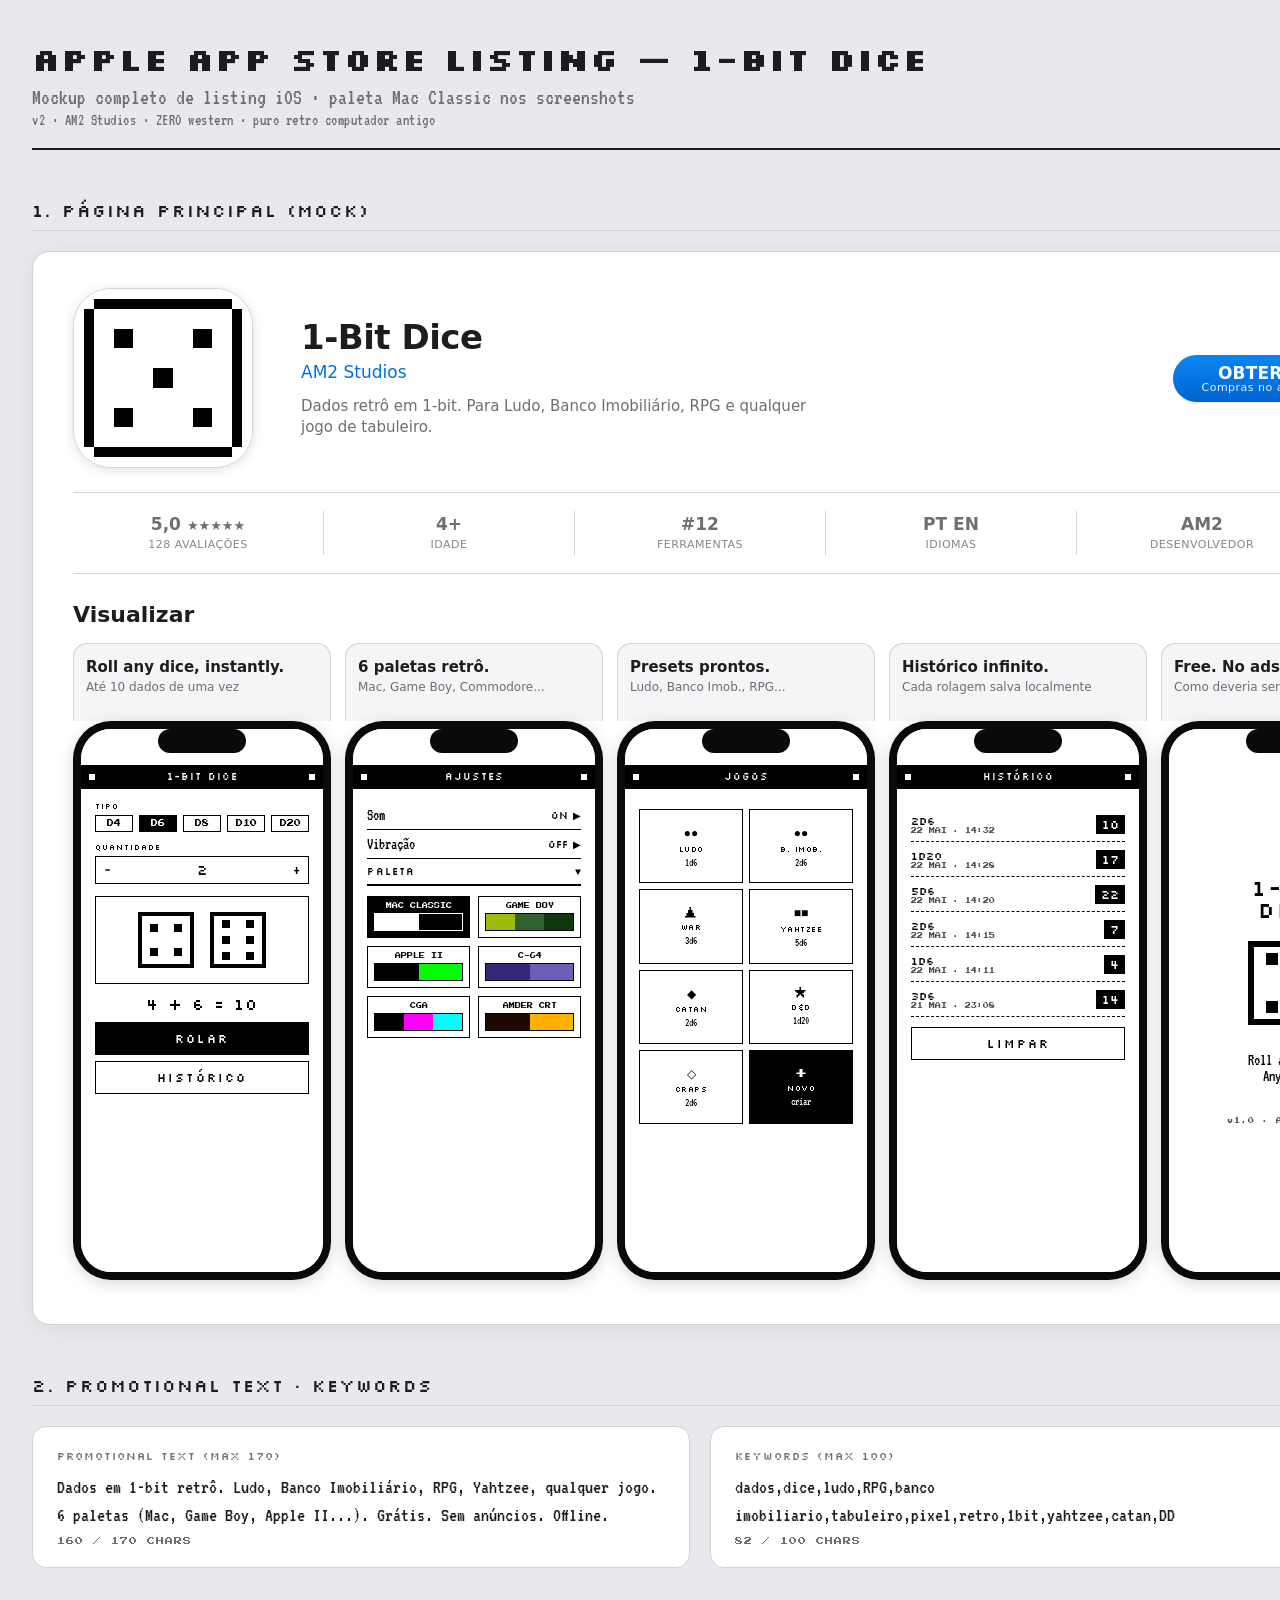
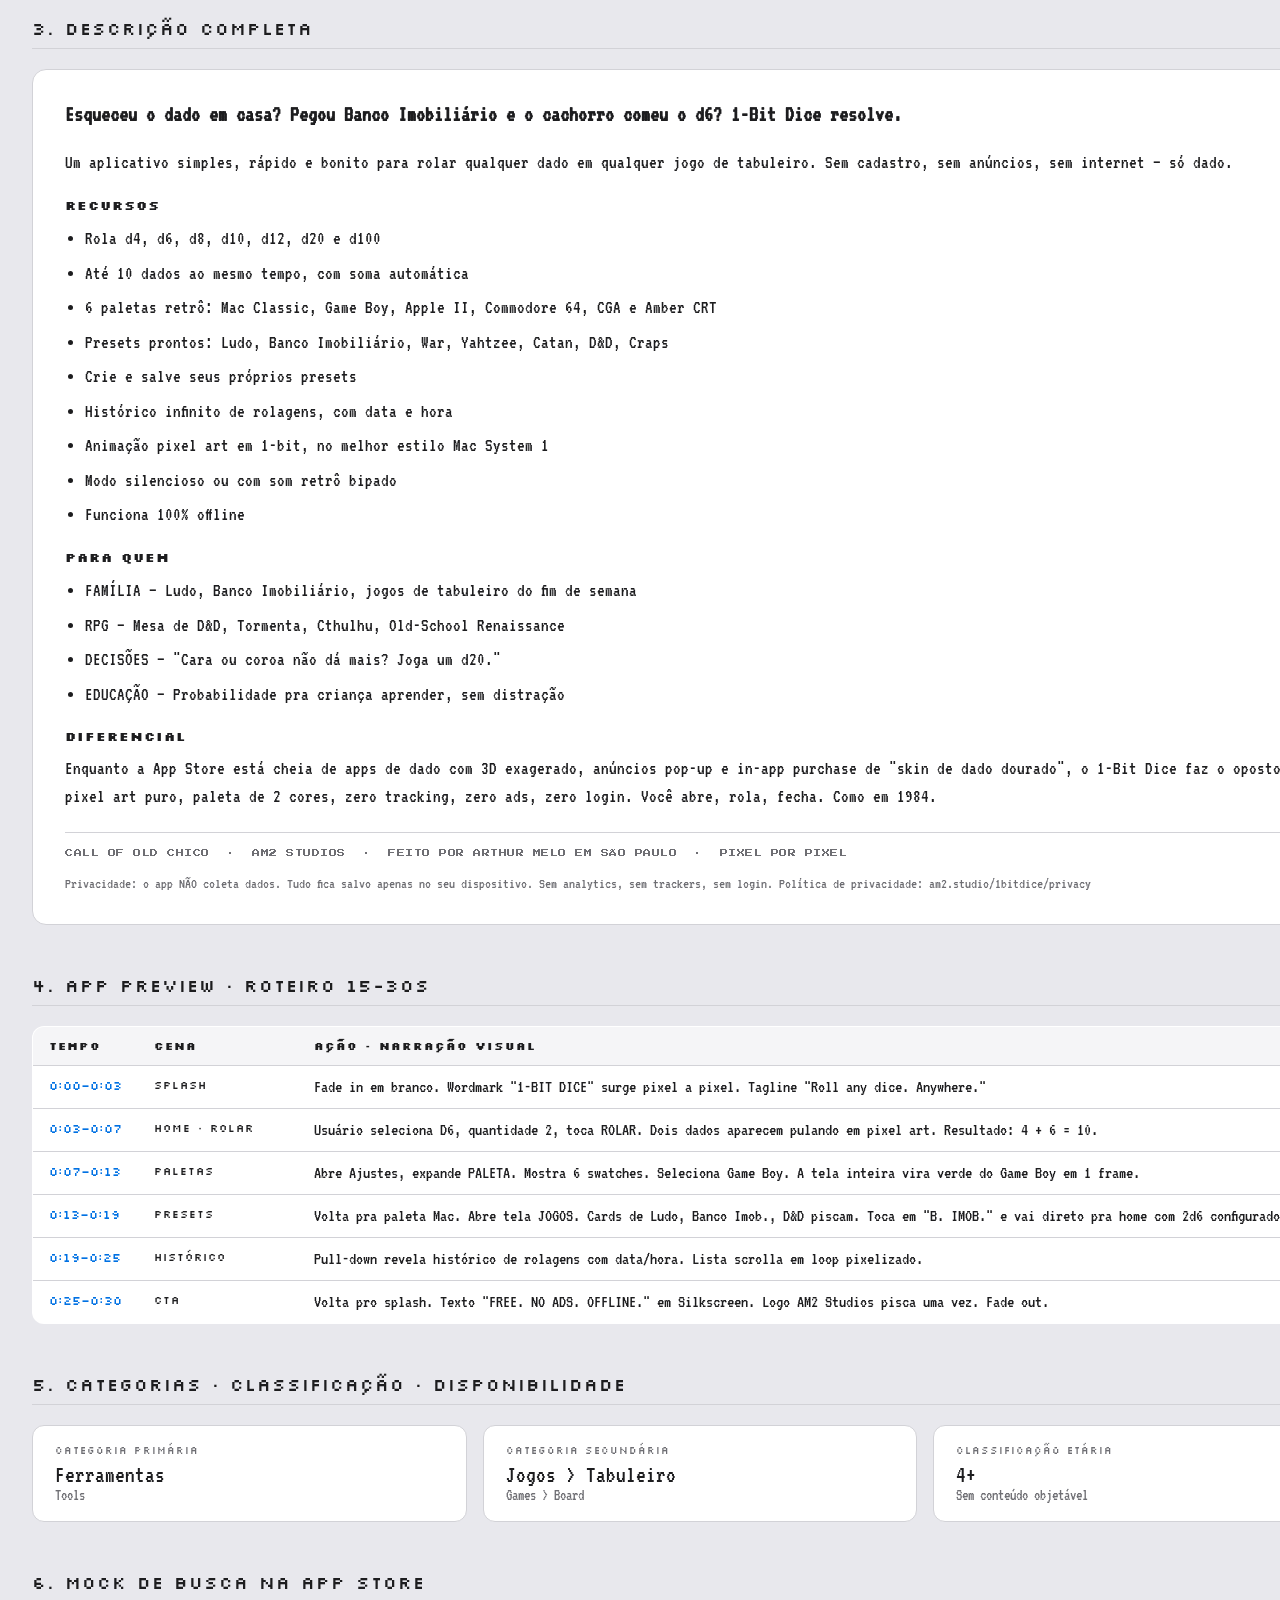
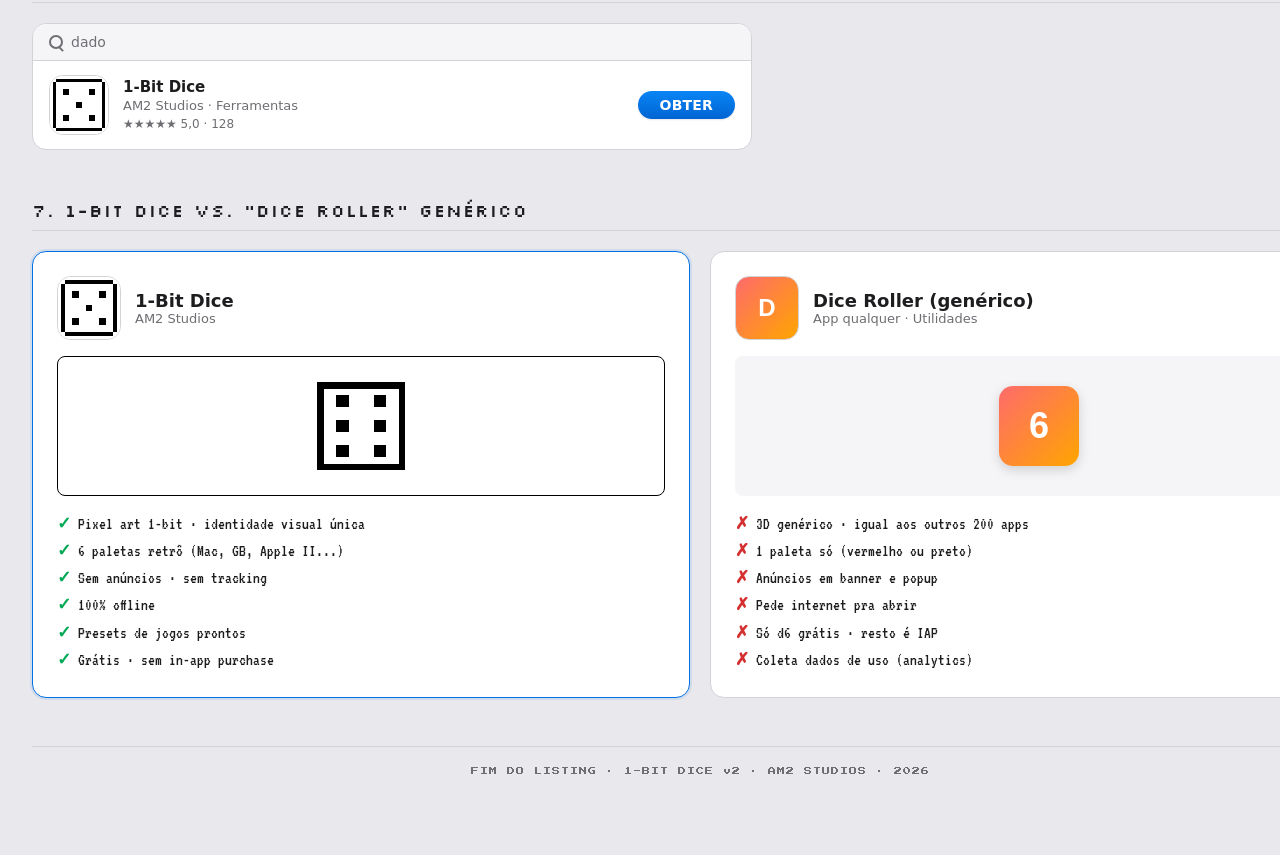
<file: docs/prototypes/06-app-store.html>
<!DOCTYPE html>
<html lang="pt-BR">
<head>
<meta charset="UTF-8">
<title>App Store Listing — 1-Bit Dice</title>
<link rel="preconnect" href="https://fonts.googleapis.com">
<link rel="preconnect" href="https://fonts.gstatic.com" crossorigin>
<link href="https://fonts.googleapis.com/css2?family=Silkscreen:wght@400;700&family=VT323&family=Press+Start+2P&display=swap" rel="stylesheet">
<style>
  :root{
    --apple-bg:#f5f5f7;
    --apple-card:#ffffff;
    --apple-text:#1d1d1f;
    --apple-text-sec:#6e6e73;
    --apple-blue:#0071e3;
    --apple-blue-dark:#0077ed;
    --apple-divider:#d2d2d7;
    --apple-rating:#86868b;
    --mac-bg:#ffffff;
    --mac-ink:#000000;
  }

  *{box-sizing:border-box;margin:0;padding:0;}

  html,body{
    background:#e8e8ed;
    color:var(--apple-text);
    font-family:-apple-system,BlinkMacSystemFont,"SF Pro Display","SF Pro Text","Helvetica Neue",system-ui,sans-serif;
    -webkit-font-smoothing:antialiased;
    -moz-osx-font-smoothing:grayscale;
  }

  .page{
    width:1400px;
    margin:0 auto;
    padding:40px 32px 80px;
  }

  /* -------- Page Header -------- */
  .page-header{
    border-bottom:2px solid var(--apple-text);
    padding-bottom:20px;
    margin-bottom:32px;
  }
  .page-header h1{
    font-family:"Silkscreen",monospace;
    font-size:32px;
    font-weight:700;
    letter-spacing:1px;
    line-height:1.2;
  }
  .page-header .sub{
    font-family:"VT323",monospace;
    font-size:22px;
    color:var(--apple-text-sec);
    margin-top:8px;
  }
  .page-header .meta{
    font-family:"VT323",monospace;
    font-size:16px;
    color:var(--apple-text-sec);
    margin-top:4px;
    letter-spacing:0.5px;
  }

  /* -------- Section Titles -------- */
  .section{
    margin-top:48px;
  }
  .section-title{
    font-family:"Silkscreen",monospace;
    font-size:18px;
    letter-spacing:1px;
    color:var(--apple-text);
    border-bottom:1px solid var(--apple-divider);
    padding-bottom:8px;
    margin-bottom:20px;
    text-transform:uppercase;
  }
  .section-sub{
    font-family:"VT323",monospace;
    font-size:18px;
    color:var(--apple-text-sec);
    margin-bottom:16px;
  }

  /* -------- App Store Mock Page -------- */
  .appstore-mock{
    background:var(--apple-card);
    border-radius:18px;
    padding:36px 40px;
    box-shadow:0 4px 24px rgba(0,0,0,.06);
    border:1px solid var(--apple-divider);
  }
  .appstore-top{
    display:grid;
    grid-template-columns:200px 1fr auto;
    gap:28px;
    align-items:center;
    padding-bottom:24px;
    border-bottom:1px solid var(--apple-divider);
  }
  .app-icon{
    width:180px;
    height:180px;
    border-radius:38px;
    overflow:hidden;
    background:#fff;
    box-shadow:0 2px 12px rgba(0,0,0,.12);
    border:1px solid var(--apple-divider);
  }
  .app-icon svg{
    width:100%;
    height:100%;
    display:block;
    image-rendering:pixelated;
  }
  .app-meta h2{
    font-size:34px;
    font-weight:700;
    letter-spacing:-0.5px;
    line-height:1.1;
    color:var(--apple-text);
  }
  .app-meta .dev{
    font-size:17px;
    color:var(--apple-blue);
    margin-top:6px;
    font-weight:400;
  }
  .app-meta .short-desc{
    font-size:15px;
    color:var(--apple-text-sec);
    margin-top:14px;
    line-height:1.4;
    max-width:520px;
  }
  .get-btn{
    background:linear-gradient(180deg,#0a85f5,#0064d2);
    color:#fff;
    border:none;
    border-radius:999px;
    padding:8px 28px;
    font-size:17px;
    font-weight:600;
    font-family:inherit;
    cursor:pointer;
    box-shadow:0 1px 2px rgba(0,0,0,.1);
    letter-spacing:0.2px;
  }
  .get-btn .price{
    display:block;
    font-size:11px;
    font-weight:400;
    margin-top:-2px;
    opacity:0.9;
    letter-spacing:0.5px;
  }

  .stats-row{
    display:flex;
    gap:0;
    padding:18px 0;
    border-bottom:1px solid var(--apple-divider);
    overflow:hidden;
  }
  .stat{
    flex:1;
    text-align:center;
    padding:4px 12px;
    border-right:1px solid var(--apple-divider);
  }
  .stat:last-child{border-right:none;}
  .stat .v{
    font-size:17px;
    font-weight:600;
    color:var(--apple-text-sec);
    display:block;
    line-height:1.1;
  }
  .stat .l{
    font-size:11px;
    color:var(--apple-rating);
    text-transform:uppercase;
    letter-spacing:0.5px;
    margin-top:4px;
    display:block;
  }
  .stat .stars{color:var(--apple-text-sec);font-size:13px;}

  /* -------- Screenshots Strip -------- */
  .shots-section{
    padding:28px 0 8px;
  }
  .shots-title{
    font-size:22px;
    font-weight:700;
    margin-bottom:16px;
    color:var(--apple-text);
  }
  .shots-strip{
    display:flex;
    gap:14px;
    overflow:visible;
  }
  .shot-block{
    width:258px;
    flex-shrink:0;
  }
  .shot-overlay{
    background:#f5f5f7;
    border-radius:14px 14px 0 0;
    padding:14px 12px 16px;
    text-align:left;
    border:1px solid var(--apple-divider);
    border-bottom:none;
    min-height:78px;
  }
  .shot-overlay .t{
    font-size:15px;
    font-weight:700;
    color:var(--apple-text);
    line-height:1.2;
  }
  .shot-overlay .s{
    font-size:12px;
    color:var(--apple-text-sec);
    margin-top:4px;
    line-height:1.3;
  }

  /* iPhone Frame (real Apple chrome - black) */
  .iphone-frame{
    width:258px;
    height:559px;
    background:#0a0a0a;
    border-radius:38px;
    padding:8px;
    position:relative;
    box-shadow:0 4px 16px rgba(0,0,0,.15);
  }
  .iphone-screen{
    width:100%;
    height:100%;
    background:var(--mac-bg);
    border-radius:30px;
    overflow:hidden;
    position:relative;
  }
  .notch{
    position:absolute;
    top:8px;
    left:50%;
    transform:translateX(-50%);
    width:88px;
    height:24px;
    background:#0a0a0a;
    border-radius:14px;
    z-index:10;
  }

  /* -------- Mac Classic UI INSIDE screenshots -------- */
  .mac{
    width:100%;
    height:100%;
    background:#ffffff;
    color:#000000;
    font-family:"VT323",monospace;
    position:relative;
    padding-top:36px;
    image-rendering:pixelated;
  }
  .mac-bar{
    height:24px;
    background:#000;
    color:#fff;
    display:flex;
    align-items:center;
    justify-content:center;
    font-family:"Silkscreen",monospace;
    font-size:10px;
    letter-spacing:1px;
    border-bottom:2px solid #000;
    position:relative;
  }
  .mac-bar::before,
  .mac-bar::after{
    content:"";
    position:absolute;
    width:6px;
    height:6px;
    background:#fff;
    top:9px;
  }
  .mac-bar::before{left:8px;}
  .mac-bar::after{right:8px;}

  .mac-body{
    padding:12px 14px;
    height:calc(100% - 26px);
    overflow:hidden;
  }
  .mac h3{
    font-family:"Silkscreen",monospace;
    font-size:11px;
    letter-spacing:1px;
    margin-bottom:10px;
    text-align:center;
  }
  .mac .row{
    display:flex;
    gap:6px;
    margin-bottom:10px;
  }
  .mac .seg{
    flex:1;
    border:1.5px solid #000;
    text-align:center;
    padding:4px 0;
    font-family:"Press Start 2P",monospace;
    font-size:7px;
  }
  .mac .seg.active{
    background:#000;
    color:#fff;
  }
  .mac .label{
    font-family:"Silkscreen",monospace;
    font-size:8px;
    letter-spacing:1px;
    margin-bottom:4px;
    text-transform:uppercase;
  }
  .mac .qty{
    border:1.5px solid #000;
    padding:4px 8px;
    display:flex;
    justify-content:space-between;
    align-items:center;
    font-family:"VT323",monospace;
    font-size:18px;
    margin-bottom:12px;
  }
  .mac .qty .num{
    font-family:"Silkscreen",monospace;
    font-size:14px;
  }
  .mac .dice-area{
    background:#fff;
    border:1.5px solid #000;
    padding:10px;
    display:flex;
    justify-content:center;
    align-items:center;
    gap:8px;
    margin-bottom:10px;
    min-height:88px;
  }
  .mac .result{
    text-align:center;
    font-family:"Silkscreen",monospace;
    font-size:16px;
    margin:8px 0;
    letter-spacing:1px;
  }
  .mac .btn{
    background:#000;
    color:#fff;
    border:1.5px solid #000;
    padding:8px 0;
    text-align:center;
    font-family:"Silkscreen",monospace;
    font-size:12px;
    letter-spacing:2px;
    margin-top:8px;
  }
  .mac .btn.ghost{
    background:#fff;
    color:#000;
  }

  /* settings / palettes */
  .mac .setting-row{
    border-bottom:1px solid #000;
    padding:6px 0;
    display:flex;
    justify-content:space-between;
    align-items:center;
    font-family:"VT323",monospace;
    font-size:16px;
  }
  .mac .setting-row .chev{
    font-family:"Silkscreen",monospace;
    font-size:10px;
  }
  .palette-grid{
    display:grid;
    grid-template-columns:1fr 1fr;
    gap:8px;
    margin-top:10px;
  }
  .palette-card{
    border:1.5px solid #000;
    padding:6px;
  }
  .palette-card .pname{
    font-family:"Press Start 2P",monospace;
    font-size:6px;
    margin-bottom:4px;
    text-align:center;
  }
  .palette-swatch{
    display:flex;
    height:18px;
    border:1px solid #000;
  }
  .palette-swatch span{
    flex:1;
  }
  .palette-card.selected{
    background:#000;
    color:#fff;
  }
  .palette-card.selected .palette-swatch{border-color:#fff;}

  /* presets grid */
  .presets-grid{
    display:grid;
    grid-template-columns:1fr 1fr;
    gap:6px;
    margin-top:8px;
  }
  .preset-card{
    border:1.5px solid #000;
    padding:8px 4px;
    text-align:center;
    aspect-ratio:1.4/1;
    display:flex;
    flex-direction:column;
    justify-content:center;
    align-items:center;
    gap:3px;
  }
  .preset-card .pico{
    font-family:"Press Start 2P",monospace;
    font-size:12px;
  }
  .preset-card .pname{
    font-family:"Silkscreen",monospace;
    font-size:8px;
    letter-spacing:0.5px;
  }
  .preset-card .pdice{
    font-family:"VT323",monospace;
    font-size:11px;
  }
  .preset-card.plus{
    background:#000;
    color:#fff;
  }

  /* history */
  .history-list{
    margin-top:6px;
  }
  .hist-row{
    display:flex;
    justify-content:space-between;
    align-items:center;
    border-bottom:1px dashed #000;
    padding:7px 0;
    font-family:"VT323",monospace;
    font-size:14px;
  }
  .hist-row .when{
    font-family:"Press Start 2P",monospace;
    font-size:6px;
    color:#000;
    opacity:0.7;
  }
  .hist-row .roll{
    font-family:"Silkscreen",monospace;
    font-size:11px;
  }
  .hist-row .total{
    font-family:"Silkscreen",monospace;
    font-size:12px;
    background:#000;
    color:#fff;
    padding:2px 6px;
  }

  /* splash */
  .splash{
    height:100%;
    background:#fff;
    color:#000;
    display:flex;
    flex-direction:column;
    align-items:center;
    justify-content:center;
    padding:20px;
    text-align:center;
    gap:14px;
  }
  .splash .wordmark{
    font-family:"Silkscreen",monospace;
    font-size:22px;
    letter-spacing:2px;
    line-height:1;
  }
  .splash .tag{
    font-family:"VT323",monospace;
    font-size:16px;
    margin-top:4px;
  }
  .splash .micro{
    font-family:"Press Start 2P",monospace;
    font-size:6px;
    letter-spacing:1px;
    margin-top:20px;
    opacity:0.7;
  }
  .splash .dice-big svg{
    width:96px;
    height:96px;
    image-rendering:pixelated;
  }

  /* -------- Description Section -------- */
  .desc-box{
    background:var(--apple-card);
    border:1px solid var(--apple-divider);
    border-radius:14px;
    padding:28px 32px;
    font-family:"VT323",monospace;
    font-size:19px;
    line-height:1.5;
    color:var(--apple-text);
  }
  .desc-box p{margin-bottom:14px;}
  .desc-box ul{margin:10px 0 14px 20px;}
  .desc-box li{margin-bottom:6px;}
  .desc-box .hook{
    font-size:22px;
    font-weight:700;
    color:var(--apple-text);
    margin-bottom:18px;
  }
  .desc-box h4{
    font-family:"Silkscreen",monospace;
    font-size:13px;
    letter-spacing:1px;
    margin:18px 0 8px;
    text-transform:uppercase;
  }
  .desc-box .micro{
    font-family:"Press Start 2P",monospace;
    font-size:8px;
    line-height:1.6;
    margin-top:20px;
    padding-top:14px;
    border-top:1px solid var(--apple-divider);
    color:var(--apple-text-sec);
    letter-spacing:0.5px;
  }
  .desc-box .privacy{
    font-family:"VT323",monospace;
    font-size:15px;
    color:var(--apple-text-sec);
    margin-top:12px;
  }

  /* -------- Promo / Keywords -------- */
  .grid-2{
    display:grid;
    grid-template-columns:1fr 1fr;
    gap:20px;
  }
  .info-card{
    background:var(--apple-card);
    border:1px solid var(--apple-divider);
    border-radius:14px;
    padding:22px 24px;
  }
  .info-card .label{
    font-family:"Silkscreen",monospace;
    font-size:11px;
    letter-spacing:1px;
    color:var(--apple-text-sec);
    text-transform:uppercase;
    margin-bottom:10px;
  }
  .info-card .value{
    font-family:"VT323",monospace;
    font-size:20px;
    line-height:1.4;
    color:var(--apple-text);
  }
  .info-card .count{
    font-family:"Press Start 2P",monospace;
    font-size:8px;
    color:var(--apple-text-sec);
    margin-top:8px;
    letter-spacing:1px;
  }

  /* -------- Table (video script & categories) -------- */
  table{
    width:100%;
    border-collapse:collapse;
    background:var(--apple-card);
    border-radius:12px;
    overflow:hidden;
    border:1px solid var(--apple-divider);
  }
  th{
    background:#f5f5f7;
    text-align:left;
    padding:12px 16px;
    font-family:"Silkscreen",monospace;
    font-size:11px;
    letter-spacing:1px;
    text-transform:uppercase;
    color:var(--apple-text);
    border-bottom:1px solid var(--apple-divider);
  }
  td{
    padding:12px 16px;
    font-family:"VT323",monospace;
    font-size:18px;
    color:var(--apple-text);
    border-bottom:1px solid var(--apple-divider);
    vertical-align:top;
  }
  tr:last-child td{border-bottom:none;}
  td.time{
    font-family:"Silkscreen",monospace;
    font-size:12px;
    color:var(--apple-blue);
    white-space:nowrap;
    width:90px;
  }
  td.scene{
    font-family:"Silkscreen",monospace;
    font-size:11px;
    letter-spacing:1px;
    width:160px;
  }

  /* -------- Categories / Rating -------- */
  .cat-row{
    display:grid;
    grid-template-columns:1fr 1fr 1fr;
    gap:16px;
  }
  .cat-card{
    background:var(--apple-card);
    border:1px solid var(--apple-divider);
    border-radius:12px;
    padding:18px 22px;
  }
  .cat-card .clabel{
    font-family:"Silkscreen",monospace;
    font-size:10px;
    letter-spacing:1px;
    color:var(--apple-text-sec);
    text-transform:uppercase;
    margin-bottom:6px;
  }
  .cat-card .cval{
    font-family:"VT323",monospace;
    font-size:24px;
    color:var(--apple-text);
  }
  .cat-card .csub{
    font-family:"VT323",monospace;
    font-size:16px;
    color:var(--apple-text-sec);
  }

  /* -------- Search Mock -------- */
  .search-mock{
    background:var(--apple-card);
    border:1px solid var(--apple-divider);
    border-radius:14px;
    padding:0;
    overflow:hidden;
    max-width:720px;
  }
  .search-bar{
    background:#f5f5f7;
    padding:10px 16px;
    border-bottom:1px solid var(--apple-divider);
    font-family:-apple-system,system-ui;
    font-size:14px;
    color:var(--apple-text-sec);
    display:flex;
    align-items:center;
    gap:8px;
  }
  .search-bar .ico{
    width:14px;
    height:14px;
    border:2px solid var(--apple-text-sec);
    border-radius:50%;
    position:relative;
  }
  .search-bar .ico::after{
    content:"";
    position:absolute;
    width:6px;
    height:2px;
    background:var(--apple-text-sec);
    transform:rotate(45deg);
    bottom:-3px;
    right:-3px;
  }
  .search-result{
    display:flex;
    align-items:center;
    gap:14px;
    padding:14px 16px;
  }
  .search-result .sr-icon{
    width:60px;
    height:60px;
    border-radius:14px;
    overflow:hidden;
    flex-shrink:0;
    border:1px solid var(--apple-divider);
  }
  .search-result .sr-icon svg{width:100%;height:100%;image-rendering:pixelated;}
  .search-result .sr-text{flex:1;}
  .search-result .sr-name{font-size:15px;font-weight:600;color:var(--apple-text);}
  .search-result .sr-dev{font-size:13px;color:var(--apple-text-sec);margin-top:2px;}
  .search-result .sr-stars{font-size:12px;color:var(--apple-text-sec);margin-top:4px;}
  .search-result .get-btn{padding:6px 22px;font-size:14px;}

  /* -------- Comparative -------- */
  .compare{
    display:grid;
    grid-template-columns:1fr 1fr;
    gap:20px;
  }
  .compare-card{
    background:var(--apple-card);
    border:1px solid var(--apple-divider);
    border-radius:14px;
    padding:24px;
  }
  .compare-card.ours{
    border-color:var(--apple-blue);
    box-shadow:0 0 0 2px rgba(0,113,227,0.1);
  }
  .compare-head{
    display:flex;
    align-items:center;
    gap:14px;
    margin-bottom:16px;
  }
  .compare-head .ic{
    width:64px;
    height:64px;
    border-radius:14px;
    overflow:hidden;
    border:1px solid var(--apple-divider);
    flex-shrink:0;
  }
  .compare-head .ic svg{width:100%;height:100%;image-rendering:pixelated;}
  .compare-head .ic.generic{
    background:linear-gradient(135deg,#ff6b6b,#ffa500);
    display:flex;
    align-items:center;
    justify-content:center;
    color:#fff;
    font-weight:700;
    font-size:24px;
    font-family:sans-serif;
  }
  .compare-head .n{font-size:18px;font-weight:700;color:var(--apple-text);}
  .compare-head .d{font-size:13px;color:var(--apple-text-sec);}
  .compare-mini{
    background:#f5f5f7;
    border-radius:8px;
    padding:14px;
    margin-bottom:14px;
    min-height:140px;
    display:flex;
    align-items:center;
    justify-content:center;
  }
  .compare-mini.ours{background:#fff;border:1px solid #000;}
  .compare-list{
    font-family:"VT323",monospace;
    font-size:17px;
    color:var(--apple-text);
    line-height:1.6;
  }
  .compare-list .y{color:#00a854;font-weight:bold;}
  .compare-list .n{color:#d4302f;font-weight:bold;}

  /* generic dice (colorful, NOT 1-bit) for the competitor */
  .generic-dice{
    width:80px;
    height:80px;
    background:linear-gradient(135deg,#ff6b6b,#ffa500);
    border-radius:14px;
    display:flex;
    align-items:center;
    justify-content:center;
    color:#fff;
    font-family:sans-serif;
    font-size:36px;
    font-weight:700;
    box-shadow:0 4px 12px rgba(0,0,0,.15);
  }

  /* footer note */
  .note{
    font-family:"Press Start 2P",monospace;
    font-size:8px;
    color:var(--apple-text-sec);
    margin-top:48px;
    text-align:center;
    letter-spacing:1px;
    padding-top:20px;
    border-top:1px solid var(--apple-divider);
  }
</style>
</head>
<body>

<div class="page">

  <!-- ====== Page Header ====== -->
  <header class="page-header">
    <h1>APPLE APP STORE LISTING — 1-BIT DICE</h1>
    <div class="sub">Mockup completo de listing iOS · paleta Mac Classic nos screenshots</div>
    <div class="meta">v2 · AM2 Studios · ZERO western · puro retro computador antigo</div>
  </header>

  <!-- ====== 1. App Store Mock Page ====== -->
  <section class="section">
    <div class="section-title">1. Página principal (mock)</div>

    <div class="appstore-mock">

      <!-- Top: Icon + Name + Get -->
      <div class="appstore-top">
        <div class="app-icon">
          <!-- App Icon: D6 pixel art Mac Classic -->
          <svg viewBox="0 0 18 18" xmlns="http://www.w3.org/2000/svg" shape-rendering="crispEdges">
            <rect width="18" height="18" fill="#ffffff"/>
            <rect x="2" y="1" width="14" height="1" fill="#000"/>
            <rect x="2" y="16" width="14" height="1" fill="#000"/>
            <rect x="1" y="2" width="1" height="14" fill="#000"/>
            <rect x="16" y="2" width="1" height="14" fill="#000"/>
            <!-- Pips: showing 5 -->
            <rect x="4" y="4" width="2" height="2" fill="#000"/>
            <rect x="12" y="4" width="2" height="2" fill="#000"/>
            <rect x="8" y="8" width="2" height="2" fill="#000"/>
            <rect x="4" y="12" width="2" height="2" fill="#000"/>
            <rect x="12" y="12" width="2" height="2" fill="#000"/>
          </svg>
        </div>

        <div class="app-meta">
          <h2>1-Bit Dice</h2>
          <div class="dev">AM2 Studios</div>
          <div class="short-desc">Dados retrô em 1-bit. Para Ludo, Banco Imobiliário, RPG e qualquer jogo de tabuleiro.</div>
        </div>

        <button class="get-btn">
          OBTER
          <span class="price">Compras no app</span>
        </button>
      </div>

      <!-- Stats Row -->
      <div class="stats-row">
        <div class="stat">
          <span class="v">5,0 <span class="stars">★★★★★</span></span>
          <span class="l">128 avaliações</span>
        </div>
        <div class="stat">
          <span class="v">4+</span>
          <span class="l">Idade</span>
        </div>
        <div class="stat">
          <span class="v">#12</span>
          <span class="l">Ferramentas</span>
        </div>
        <div class="stat">
          <span class="v">PT EN</span>
          <span class="l">Idiomas</span>
        </div>
        <div class="stat">
          <span class="v">AM2</span>
          <span class="l">Desenvolvedor</span>
        </div>
      </div>

      <!-- Screenshots Strip -->
      <div class="shots-section">
        <div class="shots-title">Visualizar</div>
        <div class="shots-strip">

          <!-- ====== SHOT 1 — HOME ====== -->
          <div class="shot-block">
            <div class="shot-overlay">
              <div class="t">Roll any dice, instantly.</div>
              <div class="s">Até 10 dados de uma vez</div>
            </div>
            <div class="iphone-frame">
              <div class="notch"></div>
              <div class="iphone-screen">
                <div class="mac">
                  <div class="mac-bar">1-BIT DICE</div>
                  <div class="mac-body">
                    <div class="label">Tipo</div>
                    <div class="row">
                      <div class="seg">D4</div>
                      <div class="seg active">D6</div>
                      <div class="seg">D8</div>
                      <div class="seg">D10</div>
                      <div class="seg">D20</div>
                    </div>
                    <div class="label">Quantidade</div>
                    <div class="qty"><span>−</span><span class="num">2</span><span>+</span></div>
                    <div class="dice-area">
                      <!-- die showing 4 -->
                      <svg width="64" height="64" viewBox="0 0 16 16" shape-rendering="crispEdges">
                        <rect width="16" height="16" fill="#fff"/>
                        <rect x="1" y="1" width="14" height="1" fill="#000"/>
                        <rect x="1" y="14" width="14" height="1" fill="#000"/>
                        <rect x="1" y="1" width="1" height="14" fill="#000"/>
                        <rect x="14" y="1" width="1" height="14" fill="#000"/>
                        <rect x="4" y="4" width="2" height="2" fill="#000"/>
                        <rect x="10" y="4" width="2" height="2" fill="#000"/>
                        <rect x="4" y="10" width="2" height="2" fill="#000"/>
                        <rect x="10" y="10" width="2" height="2" fill="#000"/>
                      </svg>
                      <!-- die showing 6 -->
                      <svg width="64" height="64" viewBox="0 0 16 16" shape-rendering="crispEdges">
                        <rect width="16" height="16" fill="#fff"/>
                        <rect x="1" y="1" width="14" height="1" fill="#000"/>
                        <rect x="1" y="14" width="14" height="1" fill="#000"/>
                        <rect x="1" y="1" width="1" height="14" fill="#000"/>
                        <rect x="14" y="1" width="1" height="14" fill="#000"/>
                        <rect x="4" y="3" width="2" height="2" fill="#000"/>
                        <rect x="10" y="3" width="2" height="2" fill="#000"/>
                        <rect x="4" y="7" width="2" height="2" fill="#000"/>
                        <rect x="10" y="7" width="2" height="2" fill="#000"/>
                        <rect x="4" y="11" width="2" height="2" fill="#000"/>
                        <rect x="10" y="11" width="2" height="2" fill="#000"/>
                      </svg>
                    </div>
                    <div class="result">4 + 6 = 10</div>
                    <div class="btn">ROLAR</div>
                    <div class="btn ghost" style="margin-top:6px;">HISTÓRICO</div>
                  </div>
                </div>
              </div>
            </div>
          </div>

          <!-- ====== SHOT 2 — PALETTES ====== -->
          <div class="shot-block">
            <div class="shot-overlay">
              <div class="t">6 paletas retrô.</div>
              <div class="s">Mac, Game Boy, Commodore...</div>
            </div>
            <div class="iphone-frame">
              <div class="notch"></div>
              <div class="iphone-screen">
                <div class="mac">
                  <div class="mac-bar">AJUSTES</div>
                  <div class="mac-body">
                    <div class="setting-row"><span>Som</span><span class="chev">ON ▶</span></div>
                    <div class="setting-row"><span>Vibração</span><span class="chev">OFF ▶</span></div>
                    <div class="setting-row" style="border-bottom:2px solid #000;"><span style="font-family:'Silkscreen',monospace;font-size:10px;letter-spacing:1px;">PALETA</span><span class="chev">▼</span></div>
                    <div class="palette-grid">
                      <div class="palette-card selected">
                        <div class="pname">MAC CLASSIC</div>
                        <div class="palette-swatch"><span style="background:#fff"></span><span style="background:#000"></span></div>
                      </div>
                      <div class="palette-card">
                        <div class="pname">GAME BOY</div>
                        <div class="palette-swatch"><span style="background:#9bbc0f"></span><span style="background:#306230"></span><span style="background:#0f380f"></span></div>
                      </div>
                      <div class="palette-card">
                        <div class="pname">APPLE II</div>
                        <div class="palette-swatch"><span style="background:#000"></span><span style="background:#00ff00"></span></div>
                      </div>
                      <div class="palette-card">
                        <div class="pname">C-64</div>
                        <div class="palette-swatch"><span style="background:#352879"></span><span style="background:#6c5eb5"></span></div>
                      </div>
                      <div class="palette-card">
                        <div class="pname">CGA</div>
                        <div class="palette-swatch"><span style="background:#000"></span><span style="background:#ff00ff"></span><span style="background:#00ffff"></span></div>
                      </div>
                      <div class="palette-card">
                        <div class="pname">AMBER CRT</div>
                        <div class="palette-swatch"><span style="background:#1a0a00"></span><span style="background:#ffb000"></span></div>
                      </div>
                    </div>
                  </div>
                </div>
              </div>
            </div>
          </div>

          <!-- ====== SHOT 3 — PRESETS ====== -->
          <div class="shot-block">
            <div class="shot-overlay">
              <div class="t">Presets prontos.</div>
              <div class="s">Ludo, Banco Imob., RPG...</div>
            </div>
            <div class="iphone-frame">
              <div class="notch"></div>
              <div class="iphone-screen">
                <div class="mac">
                  <div class="mac-bar">JOGOS</div>
                  <div class="mac-body">
                    <div class="presets-grid">
                      <div class="preset-card">
                        <div class="pico">●●</div>
                        <div class="pname">LUDO</div>
                        <div class="pdice">1d6</div>
                      </div>
                      <div class="preset-card">
                        <div class="pico">●●</div>
                        <div class="pname">B. IMOB.</div>
                        <div class="pdice">2d6</div>
                      </div>
                      <div class="preset-card">
                        <div class="pico">▲</div>
                        <div class="pname">WAR</div>
                        <div class="pdice">3d6</div>
                      </div>
                      <div class="preset-card">
                        <div class="pico">■■</div>
                        <div class="pname">YAHTZEE</div>
                        <div class="pdice">5d6</div>
                      </div>
                      <div class="preset-card">
                        <div class="pico">◆</div>
                        <div class="pname">CATAN</div>
                        <div class="pdice">2d6</div>
                      </div>
                      <div class="preset-card">
                        <div class="pico">★</div>
                        <div class="pname">D&amp;D</div>
                        <div class="pdice">1d20</div>
                      </div>
                      <div class="preset-card">
                        <div class="pico">◇</div>
                        <div class="pname">CRAPS</div>
                        <div class="pdice">2d6</div>
                      </div>
                      <div class="preset-card plus">
                        <div class="pico">+</div>
                        <div class="pname">NOVO</div>
                        <div class="pdice">criar</div>
                      </div>
                    </div>
                  </div>
                </div>
              </div>
            </div>
          </div>

          <!-- ====== SHOT 4 — HISTORY ====== -->
          <div class="shot-block">
            <div class="shot-overlay">
              <div class="t">Histórico infinito.</div>
              <div class="s">Cada rolagem salva localmente</div>
            </div>
            <div class="iphone-frame">
              <div class="notch"></div>
              <div class="iphone-screen">
                <div class="mac">
                  <div class="mac-bar">HISTÓRICO</div>
                  <div class="mac-body">
                    <div class="history-list">
                      <div class="hist-row">
                        <div>
                          <div class="roll">2D6</div>
                          <div class="when">22 MAI · 14:32</div>
                        </div>
                        <div class="total">10</div>
                      </div>
                      <div class="hist-row">
                        <div>
                          <div class="roll">1D20</div>
                          <div class="when">22 MAI · 14:28</div>
                        </div>
                        <div class="total">17</div>
                      </div>
                      <div class="hist-row">
                        <div>
                          <div class="roll">5D6</div>
                          <div class="when">22 MAI · 14:20</div>
                        </div>
                        <div class="total">22</div>
                      </div>
                      <div class="hist-row">
                        <div>
                          <div class="roll">2D6</div>
                          <div class="when">22 MAI · 14:15</div>
                        </div>
                        <div class="total">7</div>
                      </div>
                      <div class="hist-row">
                        <div>
                          <div class="roll">1D6</div>
                          <div class="when">22 MAI · 14:11</div>
                        </div>
                        <div class="total">4</div>
                      </div>
                      <div class="hist-row">
                        <div>
                          <div class="roll">3D6</div>
                          <div class="when">21 MAI · 23:08</div>
                        </div>
                        <div class="total">14</div>
                      </div>
                    </div>
                    <div class="btn ghost" style="margin-top:10px;">LIMPAR</div>
                  </div>
                </div>
              </div>
            </div>
          </div>

          <!-- ====== SHOT 5 — SPLASH ====== -->
          <div class="shot-block">
            <div class="shot-overlay">
              <div class="t">Free. No ads. Offline.</div>
              <div class="s">Como deveria ser.</div>
            </div>
            <div class="iphone-frame">
              <div class="notch"></div>
              <div class="iphone-screen">
                <div class="mac" style="padding-top:0;">
                  <div class="splash">
                    <div class="wordmark">1-BIT<br>DICE</div>
                    <div class="dice-big">
                      <svg viewBox="0 0 16 16" shape-rendering="crispEdges">
                        <rect width="16" height="16" fill="#fff"/>
                        <rect x="1" y="1" width="14" height="1" fill="#000"/>
                        <rect x="1" y="14" width="14" height="1" fill="#000"/>
                        <rect x="1" y="1" width="1" height="14" fill="#000"/>
                        <rect x="14" y="1" width="1" height="14" fill="#000"/>
                        <rect x="4" y="3" width="2" height="2" fill="#000"/>
                        <rect x="10" y="3" width="2" height="2" fill="#000"/>
                        <rect x="7" y="7" width="2" height="2" fill="#000"/>
                        <rect x="4" y="11" width="2" height="2" fill="#000"/>
                        <rect x="10" y="11" width="2" height="2" fill="#000"/>
                      </svg>
                    </div>
                    <div class="tag">Roll any dice.<br>Anywhere.</div>
                    <div class="micro">v1.0 · AM2 STUDIOS</div>
                  </div>
                </div>
              </div>
            </div>
          </div>

        </div>
      </div>
    </div>
  </section>

  <!-- ====== 2. Promotional Text + Keywords ====== -->
  <section class="section">
    <div class="section-title">2. Promotional text · Keywords</div>
    <div class="grid-2">
      <div class="info-card">
        <div class="label">Promotional Text (max 170)</div>
        <div class="value">Dados em 1-bit retrô. Ludo, Banco Imobiliário, RPG, Yahtzee, qualquer jogo. 6 paletas (Mac, Game Boy, Apple II...). Grátis. Sem anúncios. Offline.</div>
        <div class="count">160 / 170 CHARS</div>
      </div>
      <div class="info-card">
        <div class="label">Keywords (max 100)</div>
        <div class="value">dados,dice,ludo,RPG,banco imobiliario,tabuleiro,pixel,retro,1bit,yahtzee,catan,DD</div>
        <div class="count">82 / 100 CHARS</div>
      </div>
    </div>
  </section>

  <!-- ====== 3. Full Description ====== -->
  <section class="section">
    <div class="section-title">3. Descrição completa</div>
    <div class="desc-box">
      <p class="hook">Esqueceu o dado em casa? Pegou Banco Imobiliário e o cachorro comeu o d6? 1-Bit Dice resolve.</p>

      <p>Um aplicativo simples, rápido e bonito para rolar qualquer dado em qualquer jogo de tabuleiro. Sem cadastro, sem anúncios, sem internet — só dado.</p>

      <h4>Recursos</h4>
      <ul>
        <li>Rola d4, d6, d8, d10, d12, d20 e d100</li>
        <li>Até 10 dados ao mesmo tempo, com soma automática</li>
        <li>6 paletas retrô: Mac Classic, Game Boy, Apple II, Commodore 64, CGA e Amber CRT</li>
        <li>Presets prontos: Ludo, Banco Imobiliário, War, Yahtzee, Catan, D&amp;D, Craps</li>
        <li>Crie e salve seus próprios presets</li>
        <li>Histórico infinito de rolagens, com data e hora</li>
        <li>Animação pixel art em 1-bit, no melhor estilo Mac System 1</li>
        <li>Modo silencioso ou com som retrô bipado</li>
        <li>Funciona 100% offline</li>
      </ul>

      <h4>Para quem</h4>
      <ul>
        <li>FAMÍLIA — Ludo, Banco Imobiliário, jogos de tabuleiro do fim de semana</li>
        <li>RPG — Mesa de D&amp;D, Tormenta, Cthulhu, Old-School Renaissance</li>
        <li>DECISÕES — "Cara ou coroa não dá mais? Joga um d20."</li>
        <li>EDUCAÇÃO — Probabilidade pra criança aprender, sem distração</li>
      </ul>

      <h4>Diferencial</h4>
      <p>Enquanto a App Store está cheia de apps de dado com 3D exagerado, anúncios pop-up e in-app purchase de "skin de dado dourado", o 1-Bit Dice faz o oposto: pixel art puro, paleta de 2 cores, zero tracking, zero ads, zero login. Você abre, rola, fecha. Como em 1984.</p>

      <p class="micro">CALL OF OLD CHICO &nbsp;·&nbsp; AM2 STUDIOS &nbsp;·&nbsp; FEITO POR ARTHUR MELO EM SÃO PAULO &nbsp;·&nbsp; PIXEL POR PIXEL</p>

      <div class="privacy">
        Privacidade: o app NÃO coleta dados. Tudo fica salvo apenas no seu dispositivo. Sem analytics, sem trackers, sem login. Política de privacidade: am2.studio/1bitdice/privacy
      </div>
    </div>
  </section>

  <!-- ====== 4. App Preview Video Script ====== -->
  <section class="section">
    <div class="section-title">4. App Preview · roteiro 15-30s</div>
    <table>
      <thead>
        <tr>
          <th style="width:90px;">Tempo</th>
          <th style="width:160px;">Cena</th>
          <th>Ação · narração visual</th>
        </tr>
      </thead>
      <tbody>
        <tr>
          <td class="time">0:00–0:03</td>
          <td class="scene">SPLASH</td>
          <td>Fade in em branco. Wordmark "1-BIT DICE" surge pixel a pixel. Tagline "Roll any dice. Anywhere."</td>
        </tr>
        <tr>
          <td class="time">0:03–0:07</td>
          <td class="scene">HOME · ROLAR</td>
          <td>Usuário seleciona D6, quantidade 2, toca ROLAR. Dois dados aparecem pulando em pixel art. Resultado: 4 + 6 = 10.</td>
        </tr>
        <tr>
          <td class="time">0:07–0:13</td>
          <td class="scene">PALETAS</td>
          <td>Abre Ajustes, expande PALETA. Mostra 6 swatches. Seleciona Game Boy. A tela inteira vira verde do Game Boy em 1 frame.</td>
        </tr>
        <tr>
          <td class="time">0:13–0:19</td>
          <td class="scene">PRESETS</td>
          <td>Volta pra paleta Mac. Abre tela JOGOS. Cards de Ludo, Banco Imob., D&amp;D piscam. Toca em "B. IMOB." e vai direto pra home com 2d6 configurado.</td>
        </tr>
        <tr>
          <td class="time">0:19–0:25</td>
          <td class="scene">HISTÓRICO</td>
          <td>Pull-down revela histórico de rolagens com data/hora. Lista scrolla em loop pixelizado.</td>
        </tr>
        <tr>
          <td class="time">0:25–0:30</td>
          <td class="scene">CTA</td>
          <td>Volta pro splash. Texto "FREE. NO ADS. OFFLINE." em Silkscreen. Logo AM2 Studios pisca uma vez. Fade out.</td>
        </tr>
      </tbody>
    </table>
  </section>

  <!-- ====== 5. Categorias e Classificação ====== -->
  <section class="section">
    <div class="section-title">5. Categorias · Classificação · Disponibilidade</div>
    <div class="cat-row">
      <div class="cat-card">
        <div class="clabel">Categoria primária</div>
        <div class="cval">Ferramentas</div>
        <div class="csub">Tools</div>
      </div>
      <div class="cat-card">
        <div class="clabel">Categoria secundária</div>
        <div class="cval">Jogos &gt; Tabuleiro</div>
        <div class="csub">Games &gt; Board</div>
      </div>
      <div class="cat-card">
        <div class="clabel">Classificação etária</div>
        <div class="cval">4+</div>
        <div class="csub">Sem conteúdo objetável</div>
      </div>
    </div>
  </section>

  <!-- ====== 6. Search Mock ====== -->
  <section class="section">
    <div class="section-title">6. Mock de busca na App Store</div>
    <div class="search-mock">
      <div class="search-bar">
        <span class="ico"></span>
        <span>dado</span>
      </div>
      <div class="search-result">
        <div class="sr-icon">
          <svg viewBox="0 0 18 18" shape-rendering="crispEdges">
            <rect width="18" height="18" fill="#ffffff"/>
            <rect x="2" y="1" width="14" height="1" fill="#000"/>
            <rect x="2" y="16" width="14" height="1" fill="#000"/>
            <rect x="1" y="2" width="1" height="14" fill="#000"/>
            <rect x="16" y="2" width="1" height="14" fill="#000"/>
            <rect x="4" y="4" width="2" height="2" fill="#000"/>
            <rect x="12" y="4" width="2" height="2" fill="#000"/>
            <rect x="8" y="8" width="2" height="2" fill="#000"/>
            <rect x="4" y="12" width="2" height="2" fill="#000"/>
            <rect x="12" y="12" width="2" height="2" fill="#000"/>
          </svg>
        </div>
        <div class="sr-text">
          <div class="sr-name">1-Bit Dice</div>
          <div class="sr-dev">AM2 Studios · Ferramentas</div>
          <div class="sr-stars">★★★★★ 5,0 · 128</div>
        </div>
        <button class="get-btn">OBTER</button>
      </div>
    </div>
  </section>

  <!-- ====== 7. Comparative ====== -->
  <section class="section">
    <div class="section-title">7. 1-Bit Dice vs. "Dice Roller" genérico</div>
    <div class="compare">

      <!-- OURS -->
      <div class="compare-card ours">
        <div class="compare-head">
          <div class="ic">
            <svg viewBox="0 0 18 18" shape-rendering="crispEdges">
              <rect width="18" height="18" fill="#ffffff"/>
              <rect x="2" y="1" width="14" height="1" fill="#000"/>
              <rect x="2" y="16" width="14" height="1" fill="#000"/>
              <rect x="1" y="2" width="1" height="14" fill="#000"/>
              <rect x="16" y="2" width="1" height="14" fill="#000"/>
              <rect x="4" y="4" width="2" height="2" fill="#000"/>
              <rect x="12" y="4" width="2" height="2" fill="#000"/>
              <rect x="8" y="8" width="2" height="2" fill="#000"/>
              <rect x="4" y="12" width="2" height="2" fill="#000"/>
              <rect x="12" y="12" width="2" height="2" fill="#000"/>
            </svg>
          </div>
          <div>
            <div class="n">1-Bit Dice</div>
            <div class="d">AM2 Studios</div>
          </div>
        </div>
        <div class="compare-mini ours">
          <svg width="100" height="100" viewBox="0 0 16 16" shape-rendering="crispEdges">
            <rect width="16" height="16" fill="#fff"/>
            <rect x="1" y="1" width="14" height="1" fill="#000"/>
            <rect x="1" y="14" width="14" height="1" fill="#000"/>
            <rect x="1" y="1" width="1" height="14" fill="#000"/>
            <rect x="14" y="1" width="1" height="14" fill="#000"/>
            <rect x="4" y="3" width="2" height="2" fill="#000"/>
            <rect x="10" y="3" width="2" height="2" fill="#000"/>
            <rect x="4" y="7" width="2" height="2" fill="#000"/>
            <rect x="10" y="7" width="2" height="2" fill="#000"/>
            <rect x="4" y="11" width="2" height="2" fill="#000"/>
            <rect x="10" y="11" width="2" height="2" fill="#000"/>
          </svg>
        </div>
        <div class="compare-list">
          <div><span class="y">✓</span> Pixel art 1-bit · identidade visual única</div>
          <div><span class="y">✓</span> 6 paletas retrô (Mac, GB, Apple II...)</div>
          <div><span class="y">✓</span> Sem anúncios · sem tracking</div>
          <div><span class="y">✓</span> 100% offline</div>
          <div><span class="y">✓</span> Presets de jogos prontos</div>
          <div><span class="y">✓</span> Grátis · sem in-app purchase</div>
        </div>
      </div>

      <!-- GENERIC -->
      <div class="compare-card">
        <div class="compare-head">
          <div class="ic generic">D</div>
          <div>
            <div class="n">Dice Roller (genérico)</div>
            <div class="d">App qualquer · Utilidades</div>
          </div>
        </div>
        <div class="compare-mini">
          <div class="generic-dice">6</div>
        </div>
        <div class="compare-list">
          <div><span class="n">✗</span> 3D genérico · igual aos outros 200 apps</div>
          <div><span class="n">✗</span> 1 paleta só (vermelho ou preto)</div>
          <div><span class="n">✗</span> Anúncios em banner e popup</div>
          <div><span class="n">✗</span> Pede internet pra abrir</div>
          <div><span class="n">✗</span> Só d6 grátis · resto é IAP</div>
          <div><span class="n">✗</span> Coleta dados de uso (analytics)</div>
        </div>
      </div>

    </div>
  </section>

  <div class="note">FIM DO LISTING · 1-BIT DICE v2 · AM2 STUDIOS · 2026</div>

</div>

</body>
</html>
</file>
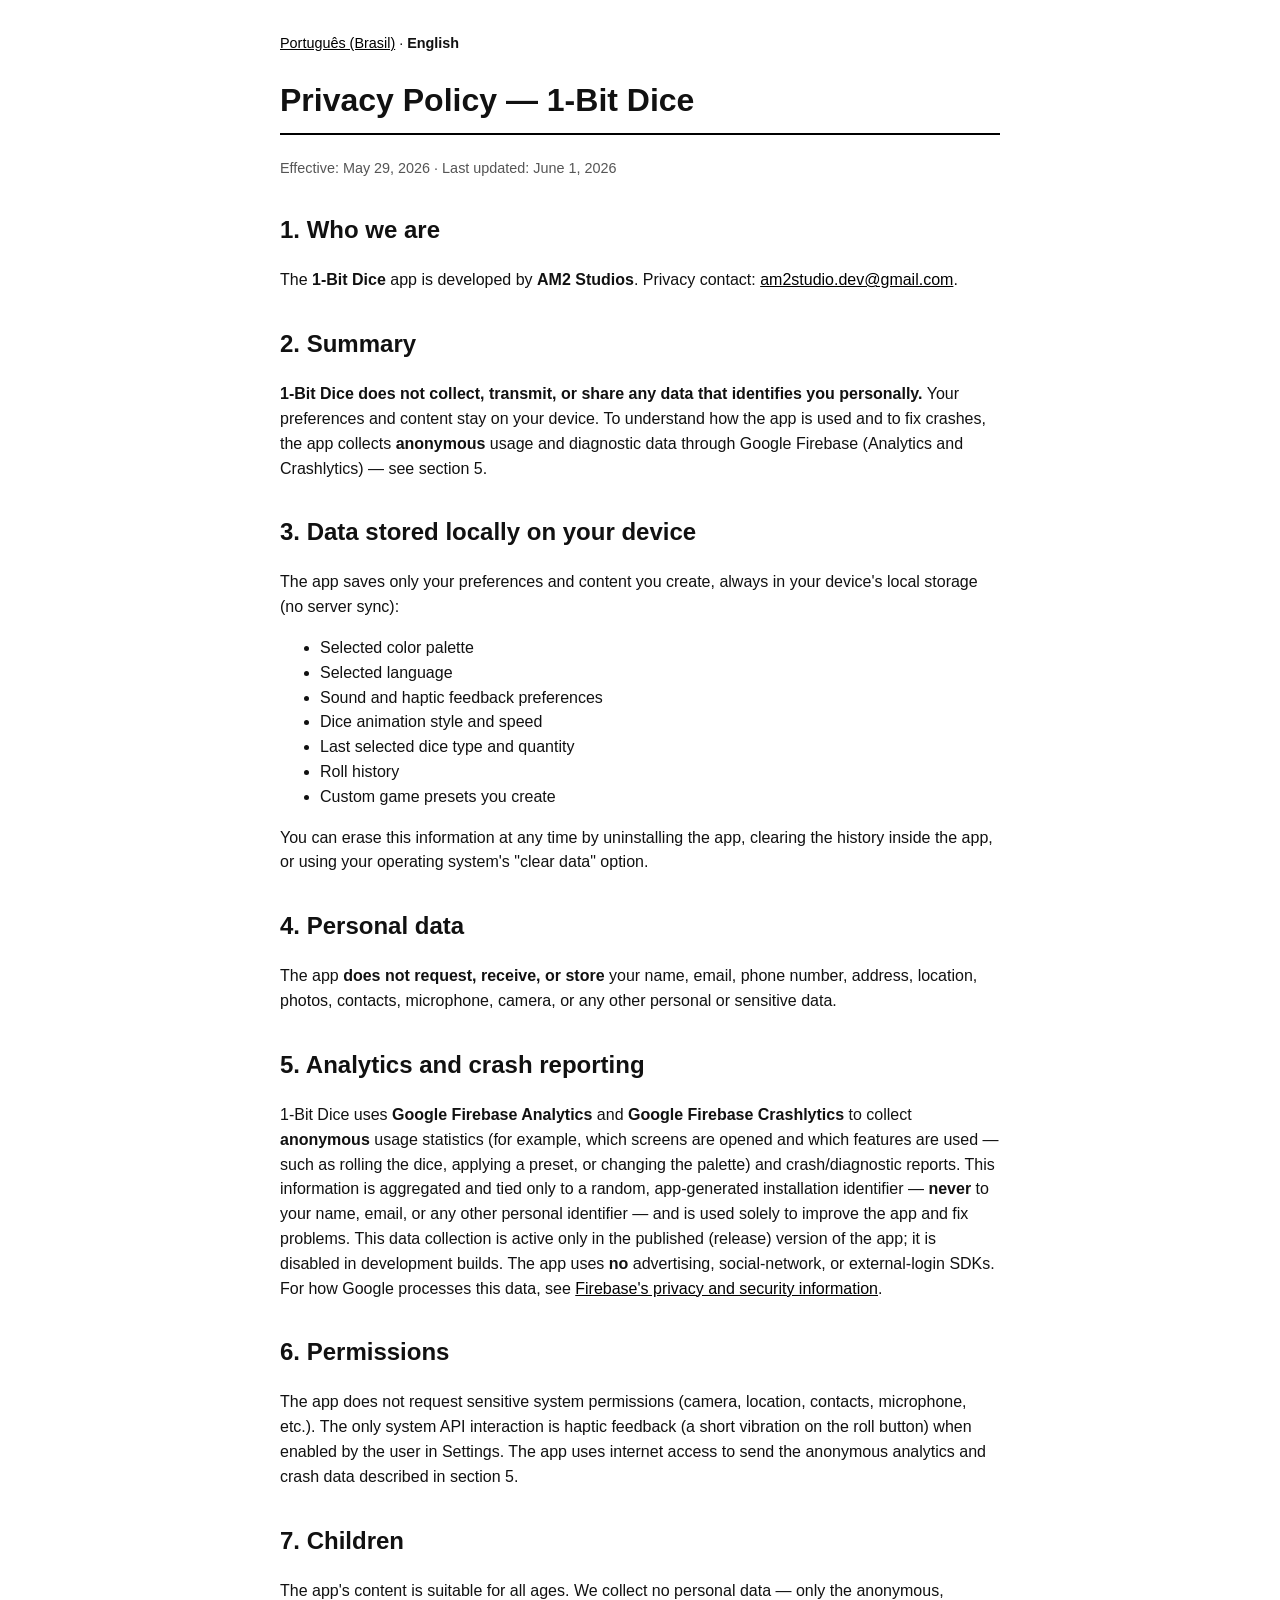
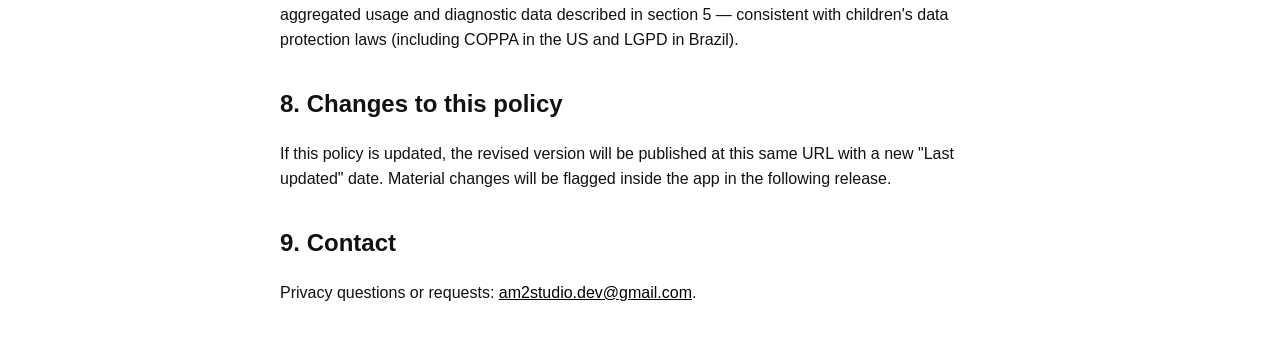
<file: website/privacy/en.html>
<!DOCTYPE html>
<html lang="en">
<head>
  <meta charset="UTF-8">
  <meta name="viewport" content="width=device-width, initial-scale=1.0">
  <title>Privacy Policy — 1-Bit Dice</title>
  <style>
    body { font-family: -apple-system, BlinkMacSystemFont, "Segoe UI", Roboto, sans-serif; max-width: 720px; margin: 2rem auto; padding: 0 1rem; line-height: 1.55; color: #111; background: #fff; }
    h1 { border-bottom: 2px solid #000; padding-bottom: .5rem; }
    h2 { margin-top: 2rem; }
    .lang { font-size: .9rem; margin-bottom: 1rem; }
    .meta { color: #555; font-size: .9rem; }
    a { color: #000; }
    code { background: #f3f3f3; padding: .1rem .3rem; border-radius: 3px; }
  </style>
</head>
<body>
  <p class="lang"><a href="./">Português (Brasil)</a> · <strong>English</strong></p>

  <h1>Privacy Policy — 1-Bit Dice</h1>
  <p class="meta">Effective: May 29, 2026 · Last updated: June 1, 2026</p>

  <h2>1. Who we are</h2>
  <p>The <strong>1-Bit Dice</strong> app is developed by <strong>AM2 Studios</strong>. Privacy contact: <a href="mailto:am2studio.dev@gmail.com">am2studio.dev@gmail.com</a>.</p>

  <h2>2. Summary</h2>
  <p><strong>1-Bit Dice does not collect, transmit, or share any data that identifies you personally.</strong> Your preferences and content stay on your device. To understand how the app is used and to fix crashes, the app collects <strong>anonymous</strong> usage and diagnostic data through Google Firebase (Analytics and Crashlytics) — see section 5.</p>

  <h2>3. Data stored locally on your device</h2>
  <p>The app saves only your preferences and content you create, always in your device's local storage (no server sync):</p>
  <ul>
    <li>Selected color palette</li>
    <li>Selected language</li>
    <li>Sound and haptic feedback preferences</li>
    <li>Dice animation style and speed</li>
    <li>Last selected dice type and quantity</li>
    <li>Roll history</li>
    <li>Custom game presets you create</li>
  </ul>
  <p>You can erase this information at any time by uninstalling the app, clearing the history inside the app, or using your operating system's "clear data" option.</p>

  <h2>4. Personal data</h2>
  <p>The app <strong>does not request, receive, or store</strong> your name, email, phone number, address, location, photos, contacts, microphone, camera, or any other personal or sensitive data.</p>

  <h2>5. Analytics and crash reporting</h2>
  <p>1-Bit Dice uses <strong>Google Firebase Analytics</strong> and <strong>Google Firebase Crashlytics</strong> to collect <strong>anonymous</strong> usage statistics (for example, which screens are opened and which features are used — such as rolling the dice, applying a preset, or changing the palette) and crash/diagnostic reports. This information is aggregated and tied only to a random, app-generated installation identifier — <strong>never</strong> to your name, email, or any other personal identifier — and is used solely to improve the app and fix problems. This data collection is active only in the published (release) version of the app; it is disabled in development builds. The app uses <strong>no</strong> advertising, social-network, or external-login SDKs. For how Google processes this data, see <a href="https://firebase.google.com/support/privacy">Firebase's privacy and security information</a>.</p>

  <h2>6. Permissions</h2>
  <p>The app does not request sensitive system permissions (camera, location, contacts, microphone, etc.). The only system API interaction is haptic feedback (a short vibration on the roll button) when enabled by the user in Settings. The app uses internet access to send the anonymous analytics and crash data described in section 5.</p>

  <h2>7. Children</h2>
  <p>The app's content is suitable for all ages. We collect no personal data — only the anonymous, aggregated usage and diagnostic data described in section 5 — consistent with children's data protection laws (including COPPA in the US and LGPD in Brazil).</p>

  <h2>8. Changes to this policy</h2>
  <p>If this policy is updated, the revised version will be published at this same URL with a new "Last updated" date. Material changes will be flagged inside the app in the following release.</p>

  <h2>9. Contact</h2>
  <p>Privacy questions or requests: <a href="mailto:am2studio.dev@gmail.com">am2studio.dev@gmail.com</a>.</p>
</body>
</html>
</file>
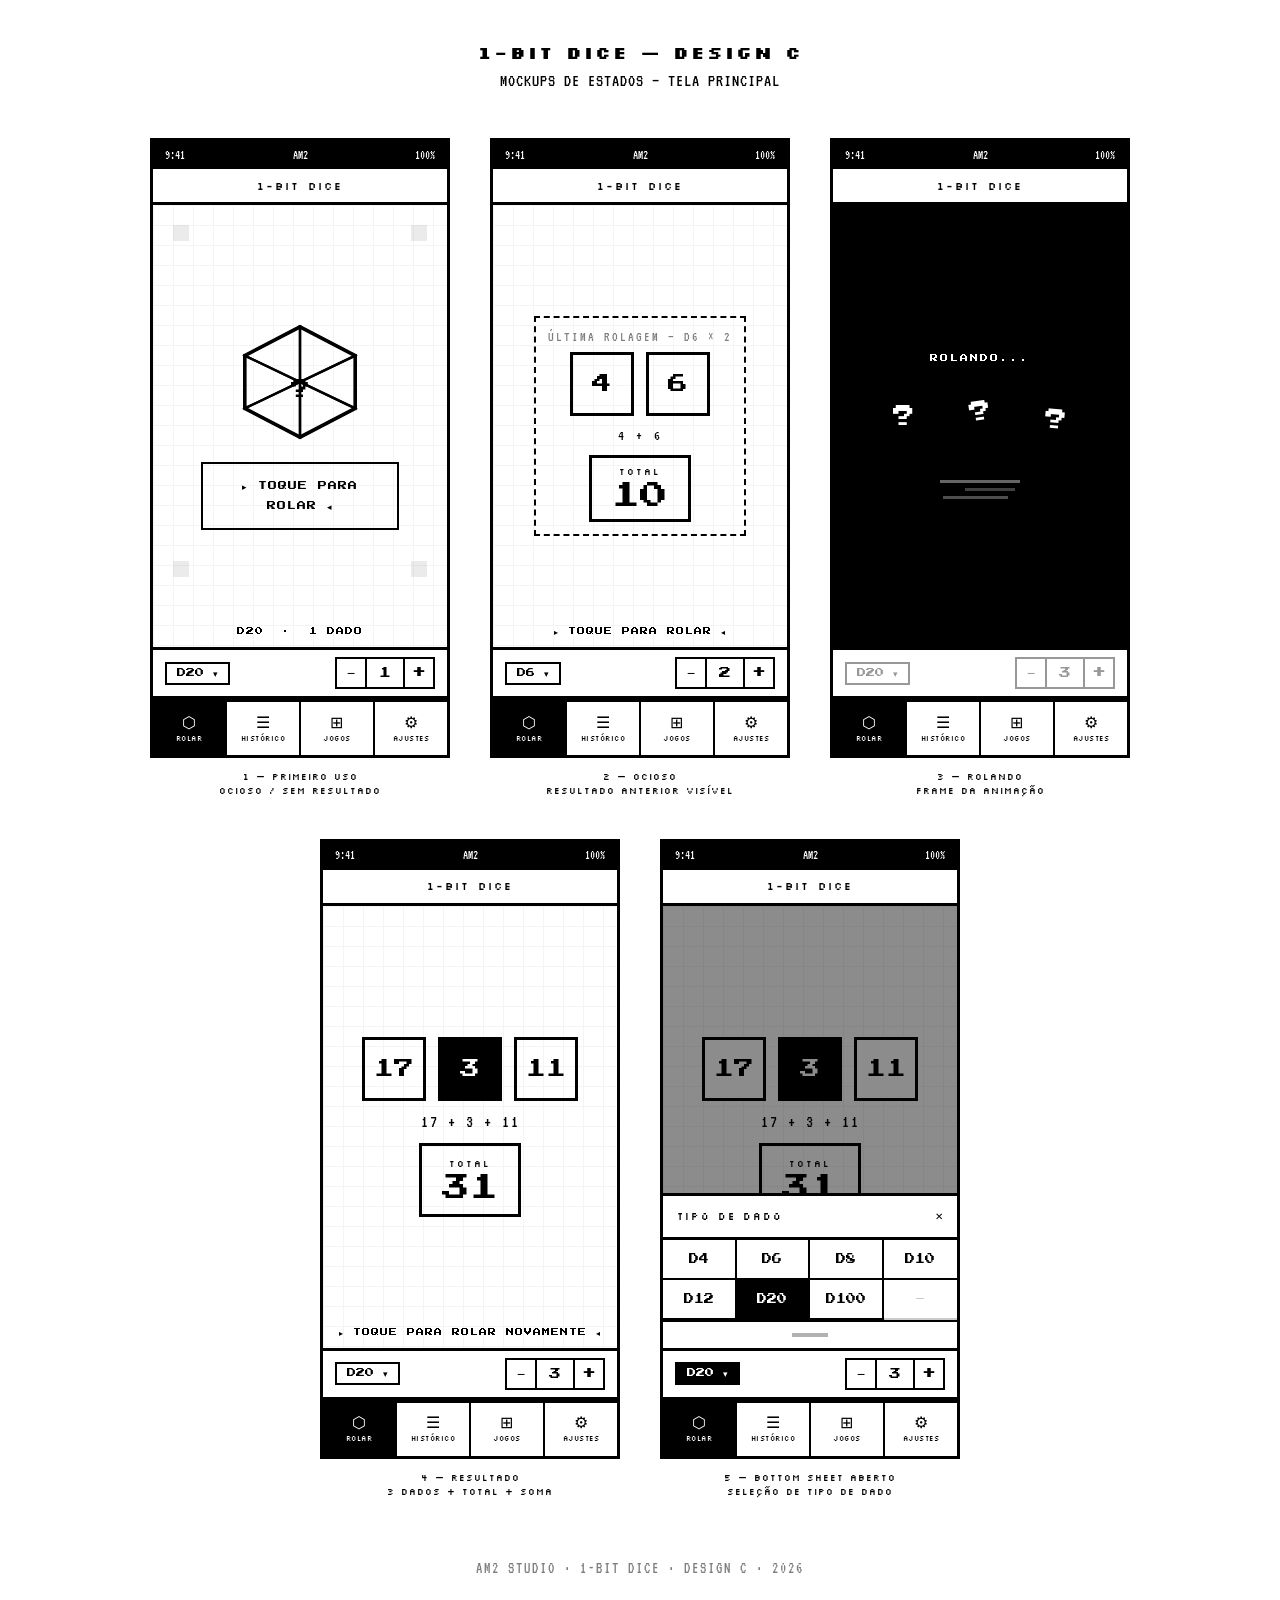
<file: docs/design/dice-screen-c-redesign/02-mockups-estados.html>
<!DOCTYPE html>
<html lang="pt-BR">
<head>
<meta charset="UTF-8">
<meta name="viewport" content="width=device-width, initial-scale=1.0">
<title>1-Bit Dice — Mockups Design C</title>
<link rel="preconnect" href="https://fonts.googleapis.com">
<link rel="preconnect" href="https://fonts.gstatic.com" crossorigin>
<link href="https://fonts.googleapis.com/css2?family=Silkscreen:wght@400;700&family=VT323&family=Press+Start+2P&display=swap" rel="stylesheet">
<style>
  * {
    margin: 0;
    padding: 0;
    box-sizing: border-box;
    image-rendering: pixelated;
  }

  body {
    background: #fff;
    color: #000;
    font-family: 'VT323', monospace;
    padding: 40px 20px 60px;
  }

  h1 {
    font-family: 'Silkscreen', monospace;
    font-size: 18px;
    text-align: center;
    letter-spacing: 2px;
    margin-bottom: 8px;
    text-transform: uppercase;
  }

  .subtitle {
    font-family: 'VT323', monospace;
    font-size: 18px;
    text-align: center;
    letter-spacing: 1px;
    margin-bottom: 48px;
    text-transform: uppercase;
  }

  .screens-row {
    display: flex;
    flex-wrap: wrap;
    gap: 40px;
    justify-content: center;
    align-items: flex-start;
  }

  .screen-wrapper {
    display: flex;
    flex-direction: column;
    align-items: center;
    gap: 12px;
  }

  .screen-label {
    font-family: 'Silkscreen', monospace;
    font-size: 9px;
    text-transform: uppercase;
    letter-spacing: 1px;
    text-align: center;
    max-width: 300px;
    line-height: 1.6;
  }

  /* Phone frame */
  .phone {
    width: 300px;
    height: 620px;
    border: 3px solid #000;
    background: #fff;
    display: flex;
    flex-direction: column;
    overflow: hidden;
    position: relative;
  }

  /* Status bar */
  .status-bar {
    height: 28px;
    background: #000;
    color: #fff;
    font-family: 'VT323', monospace;
    font-size: 13px;
    display: flex;
    align-items: center;
    justify-content: space-between;
    padding: 0 12px;
    flex-shrink: 0;
  }

  /* App title bar */
  .app-bar {
    height: 36px;
    border-bottom: 3px solid #000;
    display: flex;
    align-items: center;
    justify-content: center;
    flex-shrink: 0;
  }

  .app-bar-title {
    font-family: 'Silkscreen', monospace;
    font-size: 11px;
    letter-spacing: 2px;
    text-transform: uppercase;
  }

  /* Canvas area — hero */
  .canvas {
    flex: 1;
    display: flex;
    flex-direction: column;
    align-items: center;
    justify-content: center;
    position: relative;
    cursor: pointer;
    overflow: hidden;
  }

  /* Grid background for canvas */
  .canvas-grid {
    position: absolute;
    inset: 0;
    background-image:
      linear-gradient(#000 1px, transparent 1px),
      linear-gradient(90deg, #000 1px, transparent 1px);
    background-size: 20px 20px;
    opacity: 0.04;
  }

  /* Tap hint */
  .tap-hint {
    font-family: 'Press Start 2P', monospace;
    font-size: 8px;
    text-align: center;
    letter-spacing: 1px;
    text-transform: uppercase;
    line-height: 2;
    position: absolute;
    bottom: 24px;
    left: 0;
    right: 0;
    padding: 0 16px;
  }

  .tap-hint-large {
    font-family: 'Press Start 2P', monospace;
    font-size: 9px;
    text-align: center;
    letter-spacing: 1px;
    text-transform: uppercase;
    line-height: 2.2;
    border: 2px solid #000;
    padding: 12px 16px;
    margin: 0 24px;
  }

  /* Dice SVG wrappers */
  .dice-area {
    display: flex;
    gap: 12px;
    align-items: center;
    justify-content: center;
    flex-wrap: wrap;
    padding: 0 16px;
  }

  .die {
    width: 64px;
    height: 64px;
  }

  .die-face {
    width: 64px;
    height: 64px;
    border: 3px solid #000;
    display: flex;
    align-items: center;
    justify-content: center;
    font-family: 'Press Start 2P', monospace;
    font-size: 20px;
    background: #fff;
  }

  .die-face.inverted {
    background: #000;
    color: #fff;
  }

  .die-face.scramble {
    background: #000;
    color: #fff;
    font-size: 22px;
  }

  /* D20 shape */
  svg.d20-svg {
    width: 64px;
    height: 64px;
  }

  svg.d20-svg.large {
    width: 100px;
    height: 100px;
  }

  /* Total display */
  .total-block {
    margin-top: 16px;
    border: 3px solid #000;
    padding: 8px 20px;
    text-align: center;
  }

  .total-label {
    font-family: 'Silkscreen', monospace;
    font-size: 9px;
    letter-spacing: 2px;
    text-transform: uppercase;
  }

  .total-value {
    font-family: 'Press Start 2P', monospace;
    font-size: 28px;
    line-height: 1.3;
    display: block;
  }

  .individual-rolls {
    font-family: 'VT323', monospace;
    font-size: 18px;
    letter-spacing: 2px;
    margin-top: 4px;
    text-align: center;
  }

  /* Previous result (faded = lighter border + inner box) */
  .prev-result {
    display: flex;
    flex-direction: column;
    align-items: center;
    gap: 8px;
    padding: 12px;
    border: 2px dashed #000;
    margin: 0 20px;
  }

  .prev-label {
    font-family: 'VT323', monospace;
    font-size: 14px;
    letter-spacing: 2px;
    text-transform: uppercase;
    opacity: 0.5;
  }

  /* Controls bar */
  .controls-bar {
    height: 52px;
    border-top: 3px solid #000;
    border-bottom: 3px solid #000;
    display: flex;
    align-items: center;
    padding: 0 12px;
    gap: 8px;
    flex-shrink: 0;
  }

  .dice-type-btn {
    border: 2px solid #000;
    padding: 4px 10px;
    font-family: 'Press Start 2P', monospace;
    font-size: 9px;
    display: flex;
    align-items: center;
    gap: 6px;
    text-transform: uppercase;
    white-space: nowrap;
    cursor: pointer;
  }

  .stepper {
    display: flex;
    align-items: center;
    gap: 0;
    margin-left: auto;
  }

  .stepper-btn {
    width: 32px;
    height: 32px;
    border: 2px solid #000;
    display: flex;
    align-items: center;
    justify-content: center;
    font-family: 'Press Start 2P', monospace;
    font-size: 14px;
    cursor: pointer;
    background: #fff;
  }

  .stepper-val {
    width: 36px;
    height: 32px;
    border-top: 2px solid #000;
    border-bottom: 2px solid #000;
    display: flex;
    align-items: center;
    justify-content: center;
    font-family: 'Press Start 2P', monospace;
    font-size: 12px;
  }

  /* Tab bar */
  .tab-bar {
    height: 56px;
    border-top: 3px solid #000;
    display: flex;
    flex-shrink: 0;
  }

  .tab-item {
    flex: 1;
    display: flex;
    flex-direction: column;
    align-items: center;
    justify-content: center;
    gap: 3px;
    font-family: 'Silkscreen', monospace;
    font-size: 7px;
    text-transform: uppercase;
    letter-spacing: 0.5px;
    border-right: 2px solid #000;
    cursor: pointer;
  }

  .tab-item:last-child {
    border-right: none;
  }

  .tab-item.active {
    background: #000;
    color: #fff;
  }

  .tab-icon {
    font-size: 16px;
    font-family: 'VT323', monospace;
    line-height: 1;
  }

  /* Bottom sheet overlay */
  .bs-overlay {
    position: absolute;
    inset: 0;
    background: rgba(0,0,0,0.5);
    display: flex;
    flex-direction: column;
    justify-content: flex-end;
    z-index: 10;
  }

  .bs-sheet {
    background: #fff;
    border-top: 3px solid #000;
  }

  .bs-header {
    height: 44px;
    border-bottom: 3px solid #000;
    display: flex;
    align-items: center;
    justify-content: space-between;
    padding: 0 14px;
  }

  .bs-title {
    font-family: 'Silkscreen', monospace;
    font-size: 10px;
    letter-spacing: 2px;
    text-transform: uppercase;
  }

  .bs-close {
    font-family: 'Press Start 2P', monospace;
    font-size: 10px;
    cursor: pointer;
  }

  .bs-grid {
    display: grid;
    grid-template-columns: repeat(4, 1fr);
    gap: 0;
  }

  .bs-item {
    border-right: 2px solid #000;
    border-bottom: 2px solid #000;
    padding: 14px 4px;
    display: flex;
    align-items: center;
    justify-content: center;
    font-family: 'Press Start 2P', monospace;
    font-size: 10px;
    cursor: pointer;
  }

  .bs-item:nth-child(4n) {
    border-right: none;
  }

  .bs-item.selected {
    background: #000;
    color: #fff;
  }

  /* Scramble animation overlay */
  .scramble-overlay {
    position: absolute;
    inset: 0;
    display: flex;
    flex-direction: column;
    align-items: center;
    justify-content: center;
    gap: 20px;
  }

  .scramble-label {
    font-family: 'Press Start 2P', monospace;
    font-size: 8px;
    text-transform: uppercase;
    letter-spacing: 2px;
  }

  /* Pixel dots for decoration on empty state */
  .pixel-decoration {
    position: absolute;
    width: 8px;
    height: 8px;
    background: #000;
    opacity: 0.12;
  }
</style>
</head>
<body>

<h1>1-Bit Dice — Design C</h1>
<p class="subtitle">Mockups de estados — Tela Principal</p>

<div class="screens-row">

  <!-- ======================================================
       ESTADO 1 — Primeiro uso / ocioso vazio
  ====================================================== -->
  <div class="screen-wrapper">
    <div class="phone">
      <!-- Status bar -->
      <div class="status-bar">
        <span>9:41</span>
        <span>AM2</span>
        <span>100%</span>
      </div>

      <!-- App bar -->
      <div class="app-bar">
        <span class="app-bar-title">1-BIT DICE</span>
      </div>

      <!-- Canvas hero -->
      <div class="canvas">
        <div class="canvas-grid"></div>

        <!-- Pixel corner decorations -->
        <div class="pixel-decoration" style="top:20px;left:20px;width:16px;height:16px;opacity:0.08;"></div>
        <div class="pixel-decoration" style="top:20px;right:20px;width:16px;height:16px;opacity:0.08;"></div>
        <div class="pixel-decoration" style="bottom:70px;left:20px;width:16px;height:16px;opacity:0.08;"></div>
        <div class="pixel-decoration" style="bottom:70px;right:20px;width:16px;height:16px;opacity:0.08;"></div>

        <!-- Large D20 outline, empty/idle -->
        <svg viewBox="0 0 100 100" width="120" height="120" xmlns="http://www.w3.org/2000/svg">
          <polygon points="50,4 96,28 96,72 50,96 4,72 4,28" fill="none" stroke="#000" stroke-width="3"/>
          <polygon points="50,4 96,28 50,50" fill="none" stroke="#000" stroke-width="2"/>
          <polygon points="96,28 96,72 50,50" fill="none" stroke="#000" stroke-width="2"/>
          <polygon points="4,28 50,4 50,50" fill="none" stroke="#000" stroke-width="2"/>
          <polygon points="4,72 4,28 50,50" fill="none" stroke="#000" stroke-width="2"/>
          <polygon points="50,96 4,72 50,50" fill="none" stroke="#000" stroke-width="2"/>
          <polygon points="96,72 50,96 50,50" fill="none" stroke="#000" stroke-width="2"/>
          <text x="50" y="58" font-family="'Press Start 2P'" font-size="16" fill="#000" text-anchor="middle" dominant-baseline="middle">?</text>
        </svg>

        <!-- Prominent tap hint -->
        <div style="margin-top:20px;padding:0 24px;width:100%;">
          <div class="tap-hint-large">
            ▸ TOQUE PARA ROLAR ◂
          </div>
        </div>

        <div class="tap-hint" style="bottom:8px;">
          D20 &nbsp;·&nbsp; 1 DADO
        </div>
      </div>

      <!-- Controls bar -->
      <div class="controls-bar">
        <div class="dice-type-btn">D20 ▾</div>
        <div class="stepper">
          <div class="stepper-btn">−</div>
          <div class="stepper-val">1</div>
          <div class="stepper-btn">+</div>
        </div>
      </div>

      <!-- Tab bar -->
      <div class="tab-bar">
        <div class="tab-item active">
          <span class="tab-icon">⬡</span>
          <span>ROLAR</span>
        </div>
        <div class="tab-item">
          <span class="tab-icon">☰</span>
          <span>HISTÓRICO</span>
        </div>
        <div class="tab-item">
          <span class="tab-icon">⊞</span>
          <span>JOGOS</span>
        </div>
        <div class="tab-item">
          <span class="tab-icon">⚙</span>
          <span>AJUSTES</span>
        </div>
      </div>
    </div>
    <div class="screen-label">1 — PRIMEIRO USO<br>OCIOSO / SEM RESULTADO</div>
  </div>

  <!-- ======================================================
       ESTADO 2 — Ocioso com resultado anterior visível
  ====================================================== -->
  <div class="screen-wrapper">
    <div class="phone">
      <div class="status-bar">
        <span>9:41</span>
        <span>AM2</span>
        <span>100%</span>
      </div>
      <div class="app-bar">
        <span class="app-bar-title">1-BIT DICE</span>
      </div>

      <div class="canvas">
        <div class="canvas-grid"></div>

        <!-- Previous result displayed, desaturated feel via dashed border -->
        <div class="prev-result">
          <span class="prev-label">ÚLTIMA ROLAGEM — D6 × 2</span>
          <div class="dice-area">
            <!-- die 1 -->
            <div class="die-face">4</div>
            <!-- die 2 -->
            <div class="die-face">6</div>
          </div>
          <div style="font-family:'VT323',monospace;font-size:15px;letter-spacing:3px;text-transform:uppercase;margin-top:4px;">4 + 6</div>
          <div class="total-block" style="margin-top:4px;padding:4px 20px;">
            <span class="total-label">TOTAL</span>
            <span class="total-value">10</span>
          </div>
        </div>

        <div class="tap-hint" style="bottom:8px;">
          ▸ TOQUE PARA ROLAR ◂
        </div>
      </div>

      <div class="controls-bar">
        <div class="dice-type-btn">D6 ▾</div>
        <div class="stepper">
          <div class="stepper-btn">−</div>
          <div class="stepper-val">2</div>
          <div class="stepper-btn">+</div>
        </div>
      </div>

      <div class="tab-bar">
        <div class="tab-item active">
          <span class="tab-icon">⬡</span>
          <span>ROLAR</span>
        </div>
        <div class="tab-item">
          <span class="tab-icon">☰</span>
          <span>HISTÓRICO</span>
        </div>
        <div class="tab-item">
          <span class="tab-icon">⊞</span>
          <span>JOGOS</span>
        </div>
        <div class="tab-item">
          <span class="tab-icon">⚙</span>
          <span>AJUSTES</span>
        </div>
      </div>
    </div>
    <div class="screen-label">2 — OCIOSO<br>RESULTADO ANTERIOR VISÍVEL</div>
  </div>

  <!-- ======================================================
       ESTADO 3 — Rolando (frame da animação)
  ====================================================== -->
  <div class="screen-wrapper">
    <div class="phone">
      <div class="status-bar">
        <span>9:41</span>
        <span>AM2</span>
        <span>100%</span>
      </div>
      <div class="app-bar">
        <span class="app-bar-title">1-BIT DICE</span>
      </div>

      <div class="canvas" style="background:#000;">
        <!-- Inverted canvas during roll -->

        <!-- Three scrambled dice, mid-roll -->
        <div class="scramble-overlay">
          <span class="scramble-label" style="color:#fff;">ROLANDO...</span>
          <div class="dice-area">
            <!-- die 1 scramble -->
            <div class="die-face scramble">?</div>
            <!-- die 2 scramble — offset to show motion -->
            <div class="die-face scramble" style="transform:rotate(-8deg);margin-top:-10px;">?</div>
            <!-- die 3 scramble -->
            <div class="die-face scramble" style="transform:rotate(5deg);margin-top:6px;">?</div>
          </div>
          <!-- pixel noise lines to suggest motion blur -->
          <div style="display:flex;flex-direction:column;gap:5px;align-items:center;margin-top:8px;">
            <div style="width:80px;height:3px;background:#fff;opacity:0.4;"></div>
            <div style="width:50px;height:3px;background:#fff;opacity:0.25;margin-left:20px;"></div>
            <div style="width:65px;height:3px;background:#fff;opacity:0.3;margin-left:-10px;"></div>
          </div>
        </div>
      </div>

      <div class="controls-bar">
        <div class="dice-type-btn" style="opacity:0.4;">D20 ▾</div>
        <div class="stepper" style="opacity:0.4;">
          <div class="stepper-btn">−</div>
          <div class="stepper-val">3</div>
          <div class="stepper-btn">+</div>
        </div>
      </div>

      <div class="tab-bar">
        <div class="tab-item active">
          <span class="tab-icon">⬡</span>
          <span>ROLAR</span>
        </div>
        <div class="tab-item">
          <span class="tab-icon">☰</span>
          <span>HISTÓRICO</span>
        </div>
        <div class="tab-item">
          <span class="tab-icon">⊞</span>
          <span>JOGOS</span>
        </div>
        <div class="tab-item">
          <span class="tab-icon">⚙</span>
          <span>AJUSTES</span>
        </div>
      </div>
    </div>
    <div class="screen-label">3 — ROLANDO<br>FRAME DA ANIMAÇÃO</div>
  </div>

  <!-- ======================================================
       ESTADO 4 — Resultado (3 dados + TOTAL)
  ====================================================== -->
  <div class="screen-wrapper">
    <div class="phone">
      <div class="status-bar">
        <span>9:41</span>
        <span>AM2</span>
        <span>100%</span>
      </div>
      <div class="app-bar">
        <span class="app-bar-title">1-BIT DICE</span>
      </div>

      <div class="canvas">
        <div class="canvas-grid"></div>

        <!-- 3 dice result -->
        <div class="dice-area">
          <div class="die-face">17</div>
          <div class="die-face inverted">3</div>
          <div class="die-face">11</div>
        </div>

        <!-- Individual values -->
        <div class="individual-rolls" style="margin-top:12px;">
          17 + 3 + 11
        </div>

        <!-- Total block -->
        <div class="total-block" style="margin-top:12px;">
          <span class="total-label">TOTAL</span>
          <span class="total-value">31</span>
        </div>

        <div class="tap-hint" style="bottom:8px;">
          ▸ TOQUE PARA ROLAR NOVAMENTE ◂
        </div>
      </div>

      <div class="controls-bar">
        <div class="dice-type-btn">D20 ▾</div>
        <div class="stepper">
          <div class="stepper-btn">−</div>
          <div class="stepper-val">3</div>
          <div class="stepper-btn">+</div>
        </div>
      </div>

      <div class="tab-bar">
        <div class="tab-item active">
          <span class="tab-icon">⬡</span>
          <span>ROLAR</span>
        </div>
        <div class="tab-item">
          <span class="tab-icon">☰</span>
          <span>HISTÓRICO</span>
        </div>
        <div class="tab-item">
          <span class="tab-icon">⊞</span>
          <span>JOGOS</span>
        </div>
        <div class="tab-item">
          <span class="tab-icon">⚙</span>
          <span>AJUSTES</span>
        </div>
      </div>
    </div>
    <div class="screen-label">4 — RESULTADO<br>3 DADOS + TOTAL + SOMA</div>
  </div>

  <!-- ======================================================
       ESTADO 5 — Bottom sheet de tipo aberto
  ====================================================== -->
  <div class="screen-wrapper">
    <div class="phone">
      <div class="status-bar">
        <span>9:41</span>
        <span>AM2</span>
        <span>100%</span>
      </div>
      <div class="app-bar">
        <span class="app-bar-title">1-BIT DICE</span>
      </div>

      <!-- Canvas (dimmed behind overlay) -->
      <div class="canvas" style="filter:none;position:relative;flex:1;">
        <div class="canvas-grid"></div>
        <!-- dim layer -->
        <div style="position:absolute;inset:0;background:#000;opacity:0.45;z-index:5;"></div>
        <div class="dice-area" style="position:relative;z-index:1;">
          <div class="die-face">17</div>
          <div class="die-face inverted">3</div>
          <div class="die-face">11</div>
        </div>
        <div class="individual-rolls" style="margin-top:12px;position:relative;z-index:1;">17 + 3 + 11</div>
        <div class="total-block" style="margin-top:12px;position:relative;z-index:1;">
          <span class="total-label">TOTAL</span>
          <span class="total-value">31</span>
        </div>

        <!-- Bottom sheet overlaid at bottom of canvas -->
        <div style="position:absolute;bottom:0;left:0;right:0;z-index:10;background:#fff;border-top:3px solid #000;">
          <div class="bs-header">
            <span class="bs-title">TIPO DE DADO</span>
            <span class="bs-close">✕</span>
          </div>
          <div class="bs-grid">
            <div class="bs-item">D4</div>
            <div class="bs-item">D6</div>
            <div class="bs-item">D8</div>
            <div class="bs-item">D10</div>
            <div class="bs-item">D12</div>
            <div class="bs-item selected">D20</div>
            <div class="bs-item">D100</div>
            <div class="bs-item" style="border-right:none;opacity:0.2;font-size:8px;">—</div>
          </div>
          <!-- drag handle hint -->
          <div style="height:28px;display:flex;align-items:center;justify-content:center;border-top:2px solid #000;">
            <div style="width:36px;height:4px;background:#000;opacity:0.3;"></div>
          </div>
        </div>
      </div>

      <div class="controls-bar">
        <!-- type button highlighted as open -->
        <div class="dice-type-btn" style="background:#000;color:#fff;">D20 ▾</div>
        <div class="stepper">
          <div class="stepper-btn">−</div>
          <div class="stepper-val">3</div>
          <div class="stepper-btn">+</div>
        </div>
      </div>

      <div class="tab-bar">
        <div class="tab-item active">
          <span class="tab-icon">⬡</span>
          <span>ROLAR</span>
        </div>
        <div class="tab-item">
          <span class="tab-icon">☰</span>
          <span>HISTÓRICO</span>
        </div>
        <div class="tab-item">
          <span class="tab-icon">⊞</span>
          <span>JOGOS</span>
        </div>
        <div class="tab-item">
          <span class="tab-icon">⚙</span>
          <span>AJUSTES</span>
        </div>
      </div>
    </div>
    <div class="screen-label">5 — BOTTOM SHEET ABERTO<br>SELEÇÃO DE TIPO DE DADO</div>
  </div>

</div><!-- end screens-row -->

<!-- Footer -->
<div style="text-align:center;margin-top:60px;font-family:'VT323',monospace;font-size:16px;letter-spacing:2px;text-transform:uppercase;opacity:0.5;">
  AM2 STUDIO · 1-BIT DICE · DESIGN C · 2026
</div>

</body>
</html>
</file>
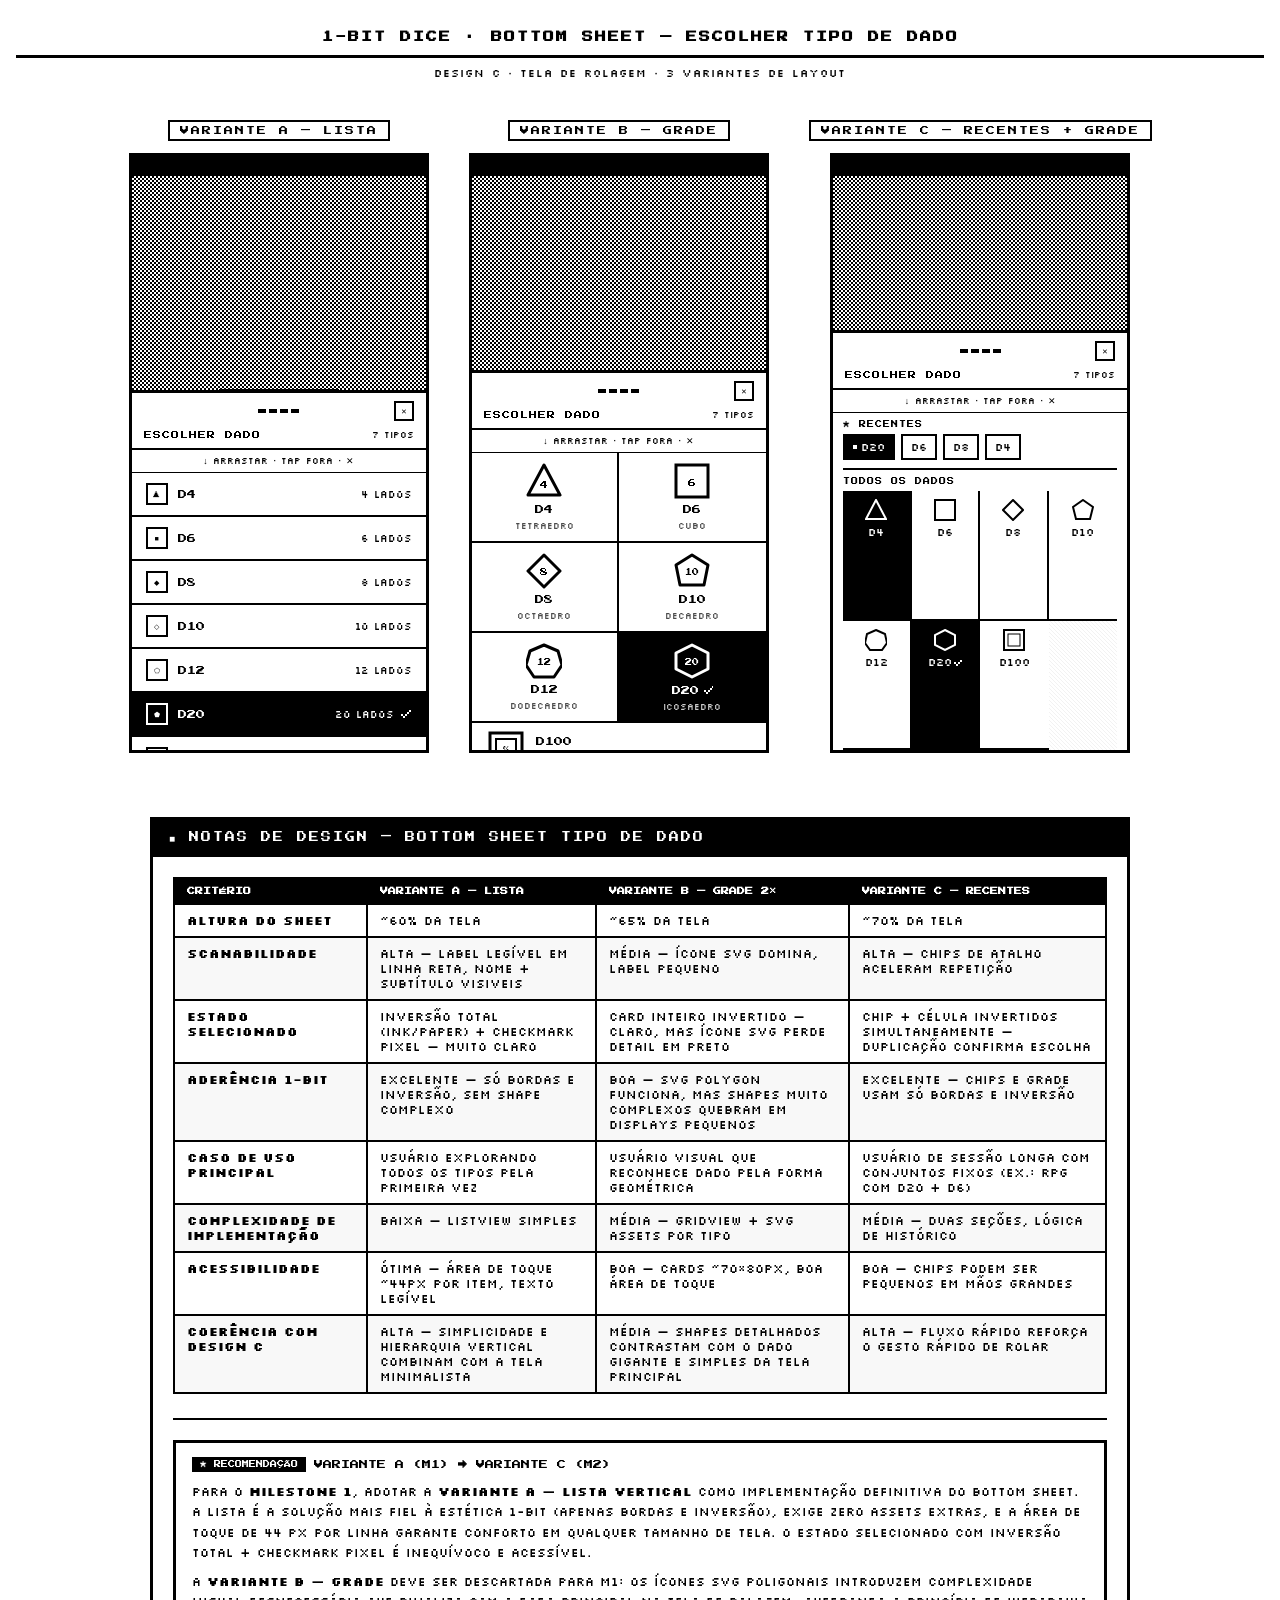
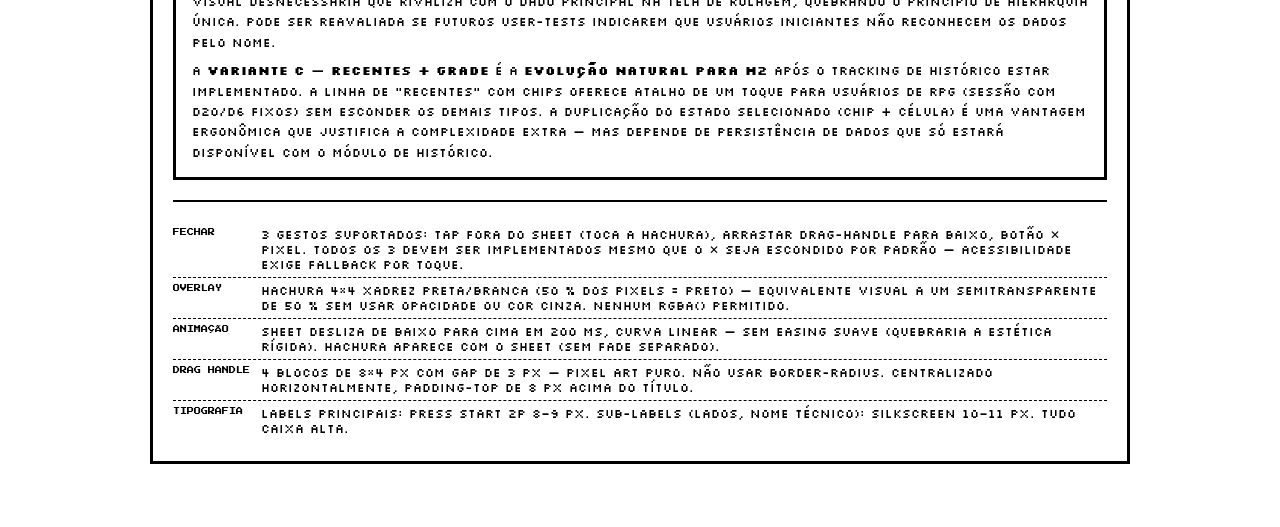
<file: docs/design/dice-screen-c-redesign/03-bottom-sheet-tipo.html>
<!DOCTYPE html>
<html lang="pt-BR">
<head>
  <meta charset="UTF-8" />
  <meta name="viewport" content="width=device-width, initial-scale=1.0" />
  <title>1-Bit Dice — Bottom Sheet: Escolher Tipo de Dado</title>
  <link rel="preconnect" href="https://fonts.googleapis.com" />
  <link rel="preconnect" href="https://fonts.gstatic.com" crossorigin />
  <link href="https://fonts.googleapis.com/css2?family=Press+Start+2P&family=Silkscreen:wght@400;700&family=VT323&display=swap" rel="stylesheet" />
  <style>
    /* ── RESET ── */
    *, *::before, *::after { box-sizing: border-box; margin: 0; padding: 0; }

    body {
      background: #fff;
      color: #000;
      font-family: 'Press Start 2P', monospace;
      padding: 32px 16px 64px;
    }

    h1 {
      font-family: 'Press Start 2P', monospace;
      font-size: 11px;
      text-transform: uppercase;
      letter-spacing: 2px;
      text-align: center;
      margin-bottom: 8px;
      border-bottom: 3px solid #000;
      padding-bottom: 12px;
    }

    .subtitle {
      font-family: 'Silkscreen', monospace;
      font-size: 11px;
      text-align: center;
      text-transform: uppercase;
      letter-spacing: 1px;
      margin-bottom: 40px;
      color: #000;
    }

    /* ── VARIANT ROW ── */
    .variants-row {
      display: flex;
      gap: 40px;
      justify-content: center;
      flex-wrap: wrap;
      margin-bottom: 64px;
    }

    .variant-wrap {
      display: flex;
      flex-direction: column;
      align-items: center;
      gap: 12px;
    }

    .variant-label {
      font-family: 'Press Start 2P', monospace;
      font-size: 9px;
      text-transform: uppercase;
      letter-spacing: 2px;
      border: 2px solid #000;
      padding: 4px 10px;
    }

    /* ── PHONE FRAME ── */
    .phone {
      width: 300px;
      height: 600px;
      border: 3px solid #000;
      position: relative;
      overflow: hidden;
      background: #fff;
      image-rendering: pixelated;
    }

    /* Notch bar */
    .phone::before {
      content: '';
      position: absolute;
      top: 0; left: 0; right: 0;
      height: 20px;
      background: #000;
      z-index: 10;
    }

    /* ── MAIN SCREEN (background) ── */
    .screen-bg {
      position: absolute;
      inset: 0;
      background: #fff;
      display: flex;
      flex-direction: column;
      align-items: center;
      justify-content: center;
    }

    /* Pixel dice icon on main screen */
    .bg-dice {
      width: 120px;
      height: 120px;
      border: 3px solid #000;
      display: flex;
      align-items: center;
      justify-content: center;
      font-family: 'Press Start 2P', monospace;
      font-size: 28px;
    }

    .bg-label {
      margin-top: 12px;
      font-family: 'Silkscreen', monospace;
      font-size: 13px;
      letter-spacing: 1px;
    }

    /* ── HATCH OVERLAY (1-bit "dimming" — no gray allowed) ── */
    .hatch-overlay {
      position: absolute;
      inset: 0;
      z-index: 5;
      /* 4×4 checkerboard hatch — every other pixel black, no gray */
      background-image: url("data:image/svg+xml,%3Csvg xmlns='http://www.w3.org/2000/svg' width='4' height='4'%3E%3Crect width='2' height='2' x='0' y='0' fill='%23000'/%3E%3Crect width='2' height='2' x='2' y='2' fill='%23000'/%3E%3C/svg%3E");
      background-size: 4px 4px;
      opacity: 1;
    }

    /* ── BOTTOM SHEET BASE ── */
    .sheet {
      position: absolute;
      left: 0; right: 0; bottom: 0;
      background: #fff;
      border-top: 3px solid #000;
      z-index: 20;
      display: flex;
      flex-direction: column;
      align-items: stretch;
    }

    /* Drag handle row */
    .sheet-handle-row {
      display: flex;
      align-items: center;
      justify-content: space-between;
      padding: 8px 12px 0;
    }

    .drag-handle {
      width: 40px;
      height: 5px;
      border: 2px solid #000;
      /* pixel-art inner fill — 3 segments */
      background: linear-gradient(to right, #000 33%, #fff 33%, #fff 66%, #000 66%);
      image-rendering: pixelated;
      margin: 0 auto;
    }

    /* Pure pixel drag handle using repeating blocks */
    .drag-handle-px {
      display: flex;
      gap: 3px;
      margin: 0 auto;
    }
    .drag-handle-px span {
      display: block;
      width: 8px;
      height: 4px;
      background: #000;
    }

    .sheet-close-btn {
      width: 20px;
      height: 20px;
      border: 2px solid #000;
      background: #fff;
      display: flex;
      align-items: center;
      justify-content: center;
      font-family: 'Press Start 2P', monospace;
      font-size: 7px;
      cursor: pointer;
      flex-shrink: 0;
    }
    .sheet-close-btn:hover { background: #000; color: #fff; }

    .sheet-title-row {
      display: flex;
      align-items: center;
      justify-content: space-between;
      padding: 8px 12px 8px;
      border-bottom: 2px solid #000;
    }

    .sheet-title {
      font-family: 'Press Start 2P', monospace;
      font-size: 8px;
      text-transform: uppercase;
      letter-spacing: 1px;
    }

    /* hint: close cues */
    .close-hints {
      font-family: 'Silkscreen', monospace;
      font-size: 9px;
      letter-spacing: 0;
      text-align: center;
      padding: 5px 12px;
      border-bottom: 1px solid #000;
      text-transform: uppercase;
    }

    /* ════════════════════════════════════
       VARIANTE A — lista vertical
    ════════════════════════════════════ */
    .sheet-a { height: 360px; }

    .list-scroll {
      overflow-y: auto;
      flex: 1;
    }

    .dice-list-item {
      display: flex;
      align-items: center;
      justify-content: space-between;
      padding: 10px 14px;
      border-bottom: 2px solid #000;
      font-family: 'Press Start 2P', monospace;
      font-size: 9px;
      cursor: pointer;
      user-select: none;
    }
    .dice-list-item:last-child { border-bottom: none; }

    .dice-list-item.selected {
      background: #000;
      color: #fff;
    }

    .dice-list-left {
      display: flex;
      align-items: center;
      gap: 10px;
    }

    /* Tiny pixel dice shape badge */
    .dice-badge {
      width: 22px;
      height: 22px;
      border: 2px solid currentColor;
      display: flex;
      align-items: center;
      justify-content: center;
      font-size: 7px;
      flex-shrink: 0;
    }

    .dice-list-item.selected .dice-badge {
      border-color: #fff;
    }

    /* Pixel checkmark — 3 tiny squares */
    .pixel-check {
      display: grid;
      grid-template-columns: repeat(5, 4px);
      grid-template-rows: repeat(5, 4px);
      gap: 0;
    }
    .pixel-check span {
      display: block;
      width: 4px;
      height: 4px;
    }
    .pixel-check span.on { background: #fff; }

    /* ════════════════════════════════════
       VARIANTE B — grade 2 colunas
    ════════════════════════════════════ */
    .sheet-b { height: 380px; }

    .dice-grid {
      display: grid;
      grid-template-columns: 1fr 1fr;
      gap: 0;
      padding: 0;
      flex: 1;
      overflow-y: auto;
    }

    .dice-card {
      border-right: 2px solid #000;
      border-bottom: 2px solid #000;
      padding: 10px 8px;
      display: flex;
      flex-direction: column;
      align-items: center;
      gap: 6px;
      cursor: pointer;
      user-select: none;
    }
    .dice-card:nth-child(2n) { border-right: none; }
    .dice-card:nth-last-child(-n+2) { border-bottom: none; }

    .dice-card.selected {
      background: #000;
      color: #fff;
    }

    /* SVG-based pixel dice shapes */
    .dice-shape {
      image-rendering: pixelated;
    }

    .dice-card-label {
      font-family: 'Press Start 2P', monospace;
      font-size: 9px;
      text-transform: uppercase;
    }

    .dice-card-sublabel {
      font-family: 'Silkscreen', monospace;
      font-size: 9px;
      text-transform: uppercase;
      opacity: 0.7;
    }
    .dice-card.selected .dice-card-sublabel { opacity: 0.8; }

    /* ════════════════════════════════════
       VARIANTE C — recentes + grade
    ════════════════════════════════════ */
    .sheet-c { height: 420px; }

    .recentes-section {
      padding: 8px 10px 0;
    }

    .section-label {
      font-family: 'Press Start 2P', monospace;
      font-size: 7px;
      text-transform: uppercase;
      letter-spacing: 1px;
      margin-bottom: 6px;
    }

    .recentes-row {
      display: flex;
      gap: 6px;
      padding-bottom: 8px;
      border-bottom: 2px solid #000;
      overflow-x: auto;
    }

    .recente-chip {
      border: 2px solid #000;
      padding: 4px 8px;
      font-family: 'Silkscreen', monospace;
      font-size: 11px;
      text-transform: uppercase;
      white-space: nowrap;
      cursor: pointer;
      flex-shrink: 0;
      display: flex;
      align-items: center;
      gap: 4px;
    }
    .recente-chip.selected {
      background: #000;
      color: #fff;
    }

    .recente-dot {
      width: 4px;
      height: 4px;
      background: currentColor;
      display: inline-block;
    }

    .all-section {
      padding: 8px 10px 0;
      flex: 1;
      display: flex;
      flex-direction: column;
    }

    .dice-grid-c {
      display: grid;
      grid-template-columns: repeat(4, 1fr);
      gap: 0;
      flex: 1;
      overflow-y: auto;
    }

    .dice-cell {
      border-right: 2px solid #000;
      border-bottom: 2px solid #000;
      padding: 8px 4px;
      display: flex;
      flex-direction: column;
      align-items: center;
      gap: 4px;
      cursor: pointer;
    }
    .dice-cell:nth-child(4n) { border-right: none; }
    .dice-cell.selected { background: #000; color: #fff; }

    .dice-cell-label {
      font-family: 'Silkscreen', monospace;
      font-size: 11px;
      text-transform: uppercase;
    }

    /* ── TAB BAR (decorative) ── */
    .tab-bar {
      position: absolute;
      bottom: 0; left: 0; right: 0;
      height: 48px;
      border-top: 3px solid #000;
      background: #fff;
      display: flex;
      z-index: 1;
    }
    .tab-item {
      flex: 1;
      display: flex;
      flex-direction: column;
      align-items: center;
      justify-content: center;
      gap: 2px;
      font-family: 'Silkscreen', monospace;
      font-size: 7px;
      text-transform: uppercase;
      letter-spacing: 0;
      border-right: 2px solid #000;
    }
    .tab-item:last-child { border-right: none; }
    .tab-item.active { background: #000; color: #fff; }
    .tab-icon { font-size: 11px; line-height: 1; }

    /* ── DESIGN NOTES ── */
    .notes-section {
      max-width: 980px;
      margin: 0 auto;
      border: 3px solid #000;
      padding: 0;
    }

    .notes-header {
      background: #000;
      color: #fff;
      font-family: 'Press Start 2P', monospace;
      font-size: 10px;
      text-transform: uppercase;
      letter-spacing: 2px;
      padding: 12px 16px;
    }

    .notes-body {
      padding: 20px 20px;
    }

    .notes-table {
      width: 100%;
      border-collapse: collapse;
      font-family: 'Silkscreen', monospace;
      font-size: 12px;
      margin-bottom: 24px;
    }
    .notes-table th {
      background: #000;
      color: #fff;
      font-family: 'Press Start 2P', monospace;
      font-size: 8px;
      text-transform: uppercase;
      padding: 8px 12px;
      text-align: left;
      border: 2px solid #000;
    }
    .notes-table td {
      border: 2px solid #000;
      padding: 8px 12px;
      vertical-align: top;
    }
    .notes-table tr:nth-child(even) td { background: #f8f8f8; }

    .tag {
      display: inline-block;
      border: 2px solid #000;
      font-family: 'Press Start 2P', monospace;
      font-size: 7px;
      padding: 2px 6px;
      text-transform: uppercase;
      white-space: nowrap;
    }
    .tag.rec { background: #000; color: #fff; }

    .notes-rec {
      border: 3px solid #000;
      padding: 14px 16px;
      margin-top: 16px;
    }
    .notes-rec-title {
      font-family: 'Press Start 2P', monospace;
      font-size: 9px;
      text-transform: uppercase;
      margin-bottom: 10px;
      display: flex;
      align-items: center;
      gap: 8px;
    }
    .notes-rec-body {
      font-family: 'Silkscreen', monospace;
      font-size: 12px;
      line-height: 1.7;
    }

    .notes-rec-body p { margin-bottom: 8px; }
    .notes-rec-body p:last-child { margin-bottom: 0; }

    .kv-list {
      list-style: none;
      padding: 0;
      margin: 0;
    }
    .kv-list li {
      display: flex;
      gap: 8px;
      padding: 5px 0;
      border-bottom: 1px dashed #000;
      font-family: 'Silkscreen', monospace;
      font-size: 12px;
    }
    .kv-list li:last-child { border-bottom: none; }
    .kv-key {
      font-family: 'Press Start 2P', monospace;
      font-size: 7px;
      text-transform: uppercase;
      min-width: 80px;
      padding-top: 2px;
    }

    .pixel-rule {
      border: none;
      border-top: 2px solid #000;
      margin: 20px 0;
    }

    /* scrollbar 1-bit */
    ::-webkit-scrollbar { width: 6px; height: 6px; }
    ::-webkit-scrollbar-thumb { background: #000; }
    ::-webkit-scrollbar-track { background: #fff; border-left: 1px solid #000; }
  </style>
</head>
<body>

<h1>1-Bit Dice · Bottom Sheet — Escolher Tipo de Dado</h1>
<p class="subtitle">Design C · Tela de Rolagem · 3 Variantes de Layout</p>

<div class="variants-row">

  <!-- ══════════════════════════════════
       VARIANTE A — LISTA VERTICAL
  ══════════════════════════════════ -->
  <div class="variant-wrap">
    <div class="variant-label">Variante A — Lista</div>

    <div class="phone">
      <!-- notch (via ::before) -->

      <!-- Background screen -->
      <div class="screen-bg" style="padding-top:20px;">
        <div class="bg-dice">D20</div>
        <div class="bg-label">TOQUE PARA ROLAR</div>
      </div>

      <!-- Tab bar (behind sheet) -->
      <div class="tab-bar">
        <div class="tab-item active"><span class="tab-icon">⚄</span>ROLAR</div>
        <div class="tab-item"><span class="tab-icon">📋</span>HIST.</div>
        <div class="tab-item"><span class="tab-icon">🎲</span>JOGOS</div>
        <div class="tab-item"><span class="tab-icon">⚙</span>AJUST.</div>
      </div>

      <!-- Hatch overlay -->
      <div class="hatch-overlay"></div>

      <!-- SHEET A -->
      <div class="sheet sheet-a">
        <!-- Drag handle row -->
        <div class="sheet-handle-row">
          <div style="width:20px;"></div>
          <div class="drag-handle-px">
            <span></span><span></span><span></span><span></span>
          </div>
          <div class="sheet-close-btn">✕</div>
        </div>

        <!-- Title row -->
        <div class="sheet-title-row">
          <span class="sheet-title">ESCOLHER DADO</span>
          <span style="font-family:'Silkscreen',monospace;font-size:9px;text-transform:uppercase;">7 TIPOS</span>
        </div>

        <!-- Close hints -->
        <div class="close-hints">↓ ARRASTAR · TAP FORA · ✕</div>

        <!-- List -->
        <div class="list-scroll">
          <div class="dice-list-item">
            <div class="dice-left" style="display:flex;align-items:center;gap:10px;">
              <div class="dice-badge">▲</div>
              <span>D4</span>
            </div>
            <span style="font-family:'Silkscreen',monospace;font-size:10px;">4 LADOS</span>
          </div>
          <div class="dice-list-item">
            <div class="dice-left" style="display:flex;align-items:center;gap:10px;">
              <div class="dice-badge">■</div>
              <span>D6</span>
            </div>
            <span style="font-family:'Silkscreen',monospace;font-size:10px;">6 LADOS</span>
          </div>
          <div class="dice-list-item">
            <div class="dice-left" style="display:flex;align-items:center;gap:10px;">
              <div class="dice-badge">◆</div>
              <span>D8</span>
            </div>
            <span style="font-family:'Silkscreen',monospace;font-size:10px;">8 LADOS</span>
          </div>
          <div class="dice-list-item">
            <div class="dice-left" style="display:flex;align-items:center;gap:10px;">
              <div class="dice-badge">◇</div>
              <span>D10</span>
            </div>
            <span style="font-family:'Silkscreen',monospace;font-size:10px;">10 LADOS</span>
          </div>
          <div class="dice-list-item">
            <div class="dice-left" style="display:flex;align-items:center;gap:10px;">
              <div class="dice-badge">⬠</div>
              <span>D12</span>
            </div>
            <span style="font-family:'Silkscreen',monospace;font-size:10px;">12 LADOS</span>
          </div>
          <!-- SELECTED: D20 -->
          <div class="dice-list-item selected">
            <div class="dice-left" style="display:flex;align-items:center;gap:10px;">
              <div class="dice-badge">⬟</div>
              <span>D20</span>
            </div>
            <div style="display:flex;align-items:center;gap:6px;">
              <span style="font-family:'Silkscreen',monospace;font-size:10px;">20 LADOS</span>
              <!-- Pixel checkmark via SVG -->
              <svg width="12" height="12" viewBox="0 0 12 12" xmlns="http://www.w3.org/2000/svg" style="image-rendering:pixelated;flex-shrink:0;">
                <rect x="1" y="6" width="2" height="2" fill="#fff"/>
                <rect x="3" y="8" width="2" height="2" fill="#fff"/>
                <rect x="5" y="6" width="2" height="2" fill="#fff"/>
                <rect x="7" y="4" width="2" height="2" fill="#fff"/>
                <rect x="9" y="2" width="2" height="2" fill="#fff"/>
              </svg>
            </div>
          </div>
          <div class="dice-list-item">
            <div class="dice-left" style="display:flex;align-items:center;gap:10px;">
              <div class="dice-badge">%</div>
              <span>D100</span>
            </div>
            <span style="font-family:'Silkscreen',monospace;font-size:10px;">100 LADOS</span>
          </div>
        </div>
      </div>
    </div><!-- /phone -->
  </div><!-- /variant-wrap A -->


  <!-- ══════════════════════════════════
       VARIANTE B — GRADE 2 COLUNAS
  ══════════════════════════════════ -->
  <div class="variant-wrap">
    <div class="variant-label">Variante B — Grade</div>

    <div class="phone">
      <div class="screen-bg" style="padding-top:20px;">
        <div class="bg-dice">D20</div>
        <div class="bg-label">TOQUE PARA ROLAR</div>
      </div>
      <div class="tab-bar">
        <div class="tab-item active"><span class="tab-icon">⚄</span>ROLAR</div>
        <div class="tab-item"><span class="tab-icon">📋</span>HIST.</div>
        <div class="tab-item"><span class="tab-icon">🎲</span>JOGOS</div>
        <div class="tab-item"><span class="tab-icon">⚙</span>AJUST.</div>
      </div>
      <div class="hatch-overlay"></div>

      <!-- SHEET B -->
      <div class="sheet sheet-b">
        <div class="sheet-handle-row">
          <div style="width:20px;"></div>
          <div class="drag-handle-px">
            <span></span><span></span><span></span><span></span>
          </div>
          <div class="sheet-close-btn">✕</div>
        </div>
        <div class="sheet-title-row">
          <span class="sheet-title">ESCOLHER DADO</span>
          <span style="font-family:'Silkscreen',monospace;font-size:9px;text-transform:uppercase;">7 TIPOS</span>
        </div>
        <div class="close-hints">↓ ARRASTAR · TAP FORA · ✕</div>

        <!-- 2-col grid -->
        <div class="dice-grid">
          <!-- D4 -->
          <div class="dice-card">
            <svg class="dice-shape" width="36" height="36" viewBox="0 0 36 36" xmlns="http://www.w3.org/2000/svg" style="image-rendering:pixelated;">
              <polygon points="18,2 34,32 2,32" fill="none" stroke="#000" stroke-width="3" stroke-linejoin="round"/>
              <text x="18" y="26" text-anchor="middle" font-family="'Press Start 2P'" font-size="8" fill="#000">4</text>
            </svg>
            <div class="dice-card-label">D4</div>
            <div class="dice-card-sublabel">TETRAEDRO</div>
          </div>
          <!-- D6 -->
          <div class="dice-card">
            <svg class="dice-shape" width="36" height="36" viewBox="0 0 36 36" xmlns="http://www.w3.org/2000/svg" style="image-rendering:pixelated;">
              <rect x="2" y="2" width="32" height="32" fill="none" stroke="#000" stroke-width="3"/>
              <text x="18" y="24" text-anchor="middle" font-family="'Press Start 2P'" font-size="8" fill="#000">6</text>
            </svg>
            <div class="dice-card-label">D6</div>
            <div class="dice-card-sublabel">CUBO</div>
          </div>
          <!-- D8 -->
          <div class="dice-card">
            <svg class="dice-shape" width="36" height="36" viewBox="0 0 36 36" xmlns="http://www.w3.org/2000/svg" style="image-rendering:pixelated;">
              <polygon points="18,2 34,18 18,34 2,18" fill="none" stroke="#000" stroke-width="3" stroke-linejoin="round"/>
              <text x="18" y="23" text-anchor="middle" font-family="'Press Start 2P'" font-size="8" fill="#000">8</text>
            </svg>
            <div class="dice-card-label">D8</div>
            <div class="dice-card-sublabel">OCTAEDRO</div>
          </div>
          <!-- D10 -->
          <div class="dice-card">
            <svg class="dice-shape" width="36" height="36" viewBox="0 0 36 36" xmlns="http://www.w3.org/2000/svg" style="image-rendering:pixelated;">
              <polygon points="18,2 34,12 30,32 6,32 2,12" fill="none" stroke="#000" stroke-width="3" stroke-linejoin="round"/>
              <text x="18" y="23" text-anchor="middle" font-family="'Press Start 2P'" font-size="7" fill="#000">10</text>
            </svg>
            <div class="dice-card-label">D10</div>
            <div class="dice-card-sublabel">DECAEDRO</div>
          </div>
          <!-- D12 -->
          <div class="dice-card">
            <svg class="dice-shape" width="36" height="36" viewBox="0 0 36 36" xmlns="http://www.w3.org/2000/svg" style="image-rendering:pixelated;">
              <polygon points="18,2 32,8 36,22 28,34 8,34 0,22 4,8" fill="none" stroke="#000" stroke-width="3" stroke-linejoin="round"/>
              <text x="18" y="23" text-anchor="middle" font-family="'Press Start 2P'" font-size="7" fill="#000">12</text>
            </svg>
            <div class="dice-card-label">D12</div>
            <div class="dice-card-sublabel">DODECAEDRO</div>
          </div>
          <!-- D20 — SELECTED -->
          <div class="dice-card selected">
            <svg class="dice-shape" width="36" height="36" viewBox="0 0 36 36" xmlns="http://www.w3.org/2000/svg" style="image-rendering:pixelated;">
              <polygon points="18,2 34,10 34,26 18,34 2,26 2,10" fill="none" stroke="#fff" stroke-width="3" stroke-linejoin="round"/>
              <text x="18" y="23" text-anchor="middle" font-family="'Press Start 2P'" font-size="7" fill="#fff">20</text>
            </svg>
            <div class="dice-card-label" style="display:flex;align-items:center;gap:4px;">
              D20
              <!-- pixel checkmark -->
              <svg width="10" height="10" viewBox="0 0 10 10" xmlns="http://www.w3.org/2000/svg" style="image-rendering:pixelated;">
                <rect x="1" y="5" width="2" height="2" fill="#fff"/>
                <rect x="3" y="7" width="2" height="2" fill="#fff"/>
                <rect x="5" y="5" width="2" height="2" fill="#fff"/>
                <rect x="7" y="3" width="2" height="2" fill="#fff"/>
                <rect x="9" y="1" width="2" height="2" fill="#fff"/>
              </svg>
            </div>
            <div class="dice-card-sublabel">ICOSAEDRO</div>
          </div>
          <!-- D100 — spans 2 cols -->
          <div class="dice-card" style="grid-column: span 2; border-right:none; border-bottom:none; flex-direction:row; gap:12px; padding: 8px 16px;">
            <svg class="dice-shape" width="36" height="36" viewBox="0 0 36 36" xmlns="http://www.w3.org/2000/svg" style="image-rendering:pixelated;flex-shrink:0;">
              <rect x="2" y="2" width="32" height="32" rx="0" fill="none" stroke="#000" stroke-width="3"/>
              <rect x="8" y="8" width="20" height="20" fill="none" stroke="#000" stroke-width="2"/>
              <text x="18" y="22" text-anchor="middle" font-family="'Press Start 2P'" font-size="6" fill="#000">%</text>
            </svg>
            <div style="display:flex;flex-direction:column;gap:4px;">
              <div class="dice-card-label">D100</div>
              <div class="dice-card-sublabel">PERCENTUAL</div>
            </div>
          </div>
        </div>
      </div>
    </div><!-- /phone -->
  </div><!-- /variant-wrap B -->


  <!-- ══════════════════════════════════
       VARIANTE C — RECENTES + GRADE 4
  ══════════════════════════════════ -->
  <div class="variant-wrap">
    <div class="variant-label">Variante C — Recentes + Grade</div>

    <div class="phone">
      <div class="screen-bg" style="padding-top:20px;">
        <div class="bg-dice">D20</div>
        <div class="bg-label">TOQUE PARA ROLAR</div>
      </div>
      <div class="tab-bar">
        <div class="tab-item active"><span class="tab-icon">⚄</span>ROLAR</div>
        <div class="tab-item"><span class="tab-icon">📋</span>HIST.</div>
        <div class="tab-item"><span class="tab-icon">🎲</span>JOGOS</div>
        <div class="tab-item"><span class="tab-icon">⚙</span>AJUST.</div>
      </div>
      <div class="hatch-overlay"></div>

      <!-- SHEET C -->
      <div class="sheet sheet-c">
        <div class="sheet-handle-row">
          <div style="width:20px;"></div>
          <div class="drag-handle-px">
            <span></span><span></span><span></span><span></span>
          </div>
          <div class="sheet-close-btn">✕</div>
        </div>
        <div class="sheet-title-row">
          <span class="sheet-title">ESCOLHER DADO</span>
          <span style="font-family:'Silkscreen',monospace;font-size:9px;text-transform:uppercase;">7 TIPOS</span>
        </div>
        <div class="close-hints">↓ ARRASTAR · TAP FORA · ✕</div>

        <!-- RECENTES -->
        <div class="recentes-section">
          <div class="section-label">★ RECENTES</div>
          <div class="recentes-row">
            <div class="recente-chip selected">
              <span class="recente-dot"></span>D20
            </div>
            <div class="recente-chip">D6</div>
            <div class="recente-chip">D8</div>
            <div class="recente-chip">D4</div>
          </div>
        </div>

        <!-- ALL -->
        <div class="all-section">
          <div class="section-label" style="margin-bottom:6px;">TODOS OS DADOS</div>
          <div class="dice-grid-c">
            <div class="dice-cell selected">
              <svg width="22" height="22" viewBox="0 0 22 22" xmlns="http://www.w3.org/2000/svg" style="image-rendering:pixelated;">
                <polygon points="11,1 21,20 1,20" fill="none" stroke="#fff" stroke-width="2"/>
              </svg>
              <div class="dice-cell-label">D4</div>
            </div>
            <div class="dice-cell">
              <svg width="22" height="22" viewBox="0 0 22 22" xmlns="http://www.w3.org/2000/svg" style="image-rendering:pixelated;">
                <rect x="1" y="1" width="20" height="20" fill="none" stroke="#000" stroke-width="2"/>
              </svg>
              <div class="dice-cell-label">D6</div>
            </div>
            <div class="dice-cell">
              <svg width="22" height="22" viewBox="0 0 22 22" xmlns="http://www.w3.org/2000/svg" style="image-rendering:pixelated;">
                <polygon points="11,1 21,11 11,21 1,11" fill="none" stroke="#000" stroke-width="2"/>
              </svg>
              <div class="dice-cell-label">D8</div>
            </div>
            <div class="dice-cell">
              <svg width="22" height="22" viewBox="0 0 22 22" xmlns="http://www.w3.org/2000/svg" style="image-rendering:pixelated;">
                <polygon points="11,1 21,8 18,20 4,20 1,8" fill="none" stroke="#000" stroke-width="2"/>
              </svg>
              <div class="dice-cell-label">D10</div>
            </div>
            <div class="dice-cell">
              <svg width="22" height="22" viewBox="0 0 22 22" xmlns="http://www.w3.org/2000/svg" style="image-rendering:pixelated;">
                <polygon points="11,1 20,5 22,14 17,21 5,21 0,14 2,5" fill="none" stroke="#000" stroke-width="2"/>
              </svg>
              <div class="dice-cell-label">D12</div>
            </div>
            <!-- D20 SELECTED -->
            <div class="dice-cell selected">
              <svg width="22" height="22" viewBox="0 0 22 22" xmlns="http://www.w3.org/2000/svg" style="image-rendering:pixelated;">
                <polygon points="11,1 21,6 21,16 11,21 1,16 1,6" fill="none" stroke="#fff" stroke-width="2"/>
              </svg>
              <div class="dice-cell-label" style="display:flex;align-items:center;gap:2px;">
                D20
                <svg width="8" height="8" viewBox="0 0 8 8" xmlns="http://www.w3.org/2000/svg" style="image-rendering:pixelated;">
                  <rect x="0" y="4" width="2" height="2" fill="#fff"/>
                  <rect x="2" y="6" width="2" height="2" fill="#fff"/>
                  <rect x="4" y="4" width="2" height="2" fill="#fff"/>
                  <rect x="6" y="2" width="2" height="2" fill="#fff"/>
                </svg>
              </div>
            </div>
            <div class="dice-cell" style="border-right:none;">
              <svg width="22" height="22" viewBox="0 0 22 22" xmlns="http://www.w3.org/2000/svg" style="image-rendering:pixelated;">
                <rect x="1" y="1" width="20" height="20" fill="none" stroke="#000" stroke-width="2"/>
                <rect x="5" y="5" width="12" height="12" fill="none" stroke="#000" stroke-width="1"/>
              </svg>
              <div class="dice-cell-label">D100</div>
            </div>
            <!-- Empty cell for grid alignment -->
            <div class="dice-cell" style="border-right:none;border-bottom:none;background:repeating-linear-gradient(45deg,#000 0,#000 1px,transparent 0,transparent 50%) 0 0 / 4px 4px;opacity:0.05;"></div>
          </div>
        </div>
      </div>
    </div><!-- /phone -->
  </div><!-- /variant-wrap C -->

</div><!-- /variants-row -->


<!-- ══════════════════════════════════════════════════════
     NOTAS DE DESIGN
══════════════════════════════════════════════════════ -->
<div class="notes-section">
  <div class="notes-header">■ NOTAS DE DESIGN — BOTTOM SHEET TIPO DE DADO</div>
  <div class="notes-body">

    <table class="notes-table">
      <thead>
        <tr>
          <th>CRITÉRIO</th>
          <th>VARIANTE A — LISTA</th>
          <th>VARIANTE B — GRADE 2×</th>
          <th>VARIANTE C — RECENTES</th>
        </tr>
      </thead>
      <tbody>
        <tr>
          <td><strong>Altura do sheet</strong></td>
          <td>~60% da tela</td>
          <td>~65% da tela</td>
          <td>~70% da tela</td>
        </tr>
        <tr>
          <td><strong>Scanabilidade</strong></td>
          <td>Alta — label legível em linha reta, nome + subtítulo visiveis</td>
          <td>Média — ícone SVG domina, label pequeno</td>
          <td>Alta — chips de atalho aceleram repetição</td>
        </tr>
        <tr>
          <td><strong>Estado selecionado</strong></td>
          <td>Inversão total (ink/paper) + checkmark pixel — muito claro</td>
          <td>Card inteiro invertido — claro, mas ícone SVG perde detail em preto</td>
          <td>Chip + célula invertidos simultaneamente — duplicação confirma escolha</td>
        </tr>
        <tr>
          <td><strong>Aderência 1-bit</strong></td>
          <td>Excelente — só bordas e inversão, sem shape complexo</td>
          <td>Boa — SVG polygon funciona, mas shapes muito complexos quebram em displays pequenos</td>
          <td>Excelente — chips e grade usam só bordas e inversão</td>
        </tr>
        <tr>
          <td><strong>Caso de uso principal</strong></td>
          <td>Usuário explorando todos os tipos pela primeira vez</td>
          <td>Usuário visual que reconhece dado pela forma geométrica</td>
          <td>Usuário de sessão longa com conjuntos fixos (ex.: RPG com D20 + D6)</td>
        </tr>
        <tr>
          <td><strong>Complexidade de implementação</strong></td>
          <td>Baixa — ListView simples</td>
          <td>Média — GridView + SVG assets por tipo</td>
          <td>Média — duas seções, lógica de histórico</td>
        </tr>
        <tr>
          <td><strong>Acessibilidade</strong></td>
          <td>Ótima — área de toque ~44px por item, texto legível</td>
          <td>Boa — cards ~70×80px, boa área de toque</td>
          <td>Boa — chips podem ser pequenos em mãos grandes</td>
        </tr>
        <tr>
          <td><strong>Coerência com Design C</strong></td>
          <td>Alta — simplicidade e hierarquia vertical combinam com a tela minimalista</td>
          <td>Média — shapes detalhados contrastam com o dado gigante e simples da tela principal</td>
          <td>Alta — fluxo rápido reforça o gesto rápido de rolar</td>
        </tr>
      </tbody>
    </table>

    <hr class="pixel-rule" />

    <div class="notes-rec">
      <div class="notes-rec-title">
        <span class="tag rec">★ RECOMENDAÇÃO</span>
        VARIANTE A (M1) → VARIANTE C (M2)
      </div>
      <div class="notes-rec-body">
        <p>
          Para o <strong>Milestone 1</strong>, adotar a <strong>Variante A — Lista Vertical</strong>
          como implementação definitiva do bottom sheet. A lista é a solução mais fiel à estética
          1-bit (apenas bordas e inversão), exige zero assets extras, e a área de toque de 44 px
          por linha garante conforto em qualquer tamanho de tela. O estado selecionado com
          inversão total + checkmark pixel é inequívoco e acessível.
        </p>
        <p>
          A <strong>Variante B — Grade</strong> deve ser descartada para M1: os ícones SVG
          poligonais introduzem complexidade visual desnecessária que rivaliza com o dado principal
          na tela de rolagem, quebrando o princípio de hierarquia única. Pode ser reavaliada se
          futuros user-tests indicarem que usuários iniciantes não reconhecem os dados pelo nome.
        </p>
        <p>
          A <strong>Variante C — Recentes + Grade</strong> é a <strong>evolução natural para M2</strong>
          após o tracking de histórico estar implementado. A linha de "recentes" com chips oferece
          atalho de um toque para usuários de RPG (sessão com D20/D6 fixos) sem esconder os
          demais tipos. A duplicação do estado selecionado (chip + célula) é uma vantagem
          ergonômica que justifica a complexidade extra — mas depende de persistência de dados
          que só estará disponível com o módulo de histórico.
        </p>
      </div>
    </div>

    <hr class="pixel-rule" />

    <ul class="kv-list">
      <li>
        <span class="kv-key">FECHAR</span>
        <span>3 gestos suportados: tap fora do sheet (toca a hachura), arrastar drag-handle para baixo, botão ✕ pixel. Todos os 3 devem ser implementados mesmo que o ✕ seja escondido por padrão — acessibilidade exige fallback por toque.</span>
      </li>
      <li>
        <span class="kv-key">OVERLAY</span>
        <span>Hachura 4×4 xadrez preta/branca (50 % dos pixels = preto) — equivalente visual a um semitransparente de 50 % sem usar opacidade ou cor cinza. Nenhum rgba() permitido.</span>
      </li>
      <li>
        <span class="kv-key">ANIMAÇÃO</span>
        <span>Sheet desliza de baixo para cima em 200 ms, curva linear — sem easing suave (quebraria a estética rígida). Hachura aparece com o sheet (sem fade separado).</span>
      </li>
      <li>
        <span class="kv-key">DRAG HANDLE</span>
        <span>4 blocos de 8×4 px com gap de 3 px — pixel art puro. Não usar border-radius. Centralizado horizontalmente, padding-top de 8 px acima do título.</span>
      </li>
      <li>
        <span class="kv-key">TIPOGRAFIA</span>
        <span>Labels principais: Press Start 2P 8–9 px. Sub-labels (lados, nome técnico): Silkscreen 10–11 px. Tudo CAIXA ALTA.</span>
      </li>
    </ul>

  </div><!-- /notes-body -->
</div><!-- /notes-section -->

</body>
</html>
</file>
<file: website/style.css>
/* =========================================================================
   1-Bit Dice — AM2 Studio
   Strict 1-bit aesthetic: two colors only, hard edges, pixel fonts.
   No gradients. No shadows. No anti-aliasing. No border-radius.
   ========================================================================= */

/* ----- Pixel fonts (same TTFs the app ships) ----- */
@font-face {
  font-family: "PressStart2P";
  src: url("assets/fonts/PressStart2P-Regular.ttf") format("truetype");
  font-display: swap;
}
@font-face {
  font-family: "Silkscreen";
  src: url("assets/fonts/Silkscreen-Regular.ttf") format("truetype");
  font-weight: 400;
  font-display: swap;
}
@font-face {
  font-family: "Silkscreen";
  src: url("assets/fonts/Silkscreen-Bold.ttf") format("truetype");
  font-weight: 700;
  font-display: swap;
}
@font-face {
  font-family: "VT323";
  src: url("assets/fonts/VT323-Regular.ttf") format("truetype");
  font-display: swap;
}

/* ----- Two-color palette (Mac Classic: ink on paper) ----- */
:root {
  --ink: #000000;
  --paper: #ffffff;
  --border: 4px solid var(--ink);
}

* {
  margin: 0;
  padding: 0;
  box-sizing: border-box;
}

html {
  /* kill smoothing — pixels stay crisp */
  -webkit-font-smoothing: none;
  -moz-osx-font-smoothing: unset;
  image-rendering: pixelated;
}

body {
  background: var(--paper);
  color: var(--ink);
  font-family: "VT323", monospace;
  font-size: 22px;
  line-height: 1.4;
  text-rendering: optimizeSpeed;
}

img {
  image-rendering: pixelated;
  image-rendering: crisp-edges;
  display: block;
}

a {
  color: var(--ink);
  text-decoration: none;
}
a:hover {
  background: var(--ink);
  color: var(--paper);
}

.wrap {
  max-width: 880px;
  margin: 0 auto;
  padding: 0 20px;
}

/* ----- Headings in true pixel font ----- */
h1, h2, h3, .pixel {
  font-family: "PressStart2P", monospace;
  line-height: 1.5;
  text-transform: uppercase;
}

/* ===== Top bar ===== */
.topbar {
  border-bottom: var(--border);
}
.topbar .wrap {
  display: flex;
  align-items: center;
  justify-content: space-between;
  padding-top: 16px;
  padding-bottom: 16px;
}
.brand {
  font-family: "Silkscreen", monospace;
  font-weight: 700;
  font-size: 18px;
  letter-spacing: 1px;
}
.topnav a {
  font-family: "Silkscreen", monospace;
  font-size: 14px;
  margin-left: 18px;
  padding: 4px 6px;
}

/* ===== Hero ===== */
.hero {
  border-bottom: var(--border);
  padding: 56px 0;
  text-align: center;
}
.hero .icon {
  width: 128px;
  height: 128px;
  border: var(--border);
  margin: 0 auto 28px;
}
.hero h1 {
  font-size: 38px;
  letter-spacing: 2px;
}
.hero .tag {
  font-family: "Silkscreen", monospace;
  font-size: 20px;
  margin-top: 18px;
}
.hero .sub {
  max-width: 540px;
  margin: 18px auto 0;
  font-size: 24px;
}

/* ----- Store badges ----- */
.badges {
  display: flex;
  gap: 16px;
  justify-content: center;
  flex-wrap: wrap;
  margin-top: 32px;
}
.badge {
  border: var(--border);
  padding: 12px 18px;
  font-family: "Silkscreen", monospace;
  font-weight: 700;
  font-size: 15px;
  text-align: left;
  min-width: 210px;
}
.badge small {
  display: block;
  font-weight: 400;
  font-size: 12px;
  letter-spacing: 1px;
  margin-bottom: 4px;
}
.badge.soon {
  border-style: dashed;
}
a.badge.live {
  display: block;
  color: inherit;
  text-decoration: none;
}
a.badge.live:hover {
  background: var(--ink);
  color: var(--paper);
}

/* ===== Section scaffolding ===== */
section {
  border-bottom: var(--border);
  padding: 48px 0;
}
section > .wrap > h2 {
  font-size: 22px;
  margin-bottom: 28px;
}

/* ===== Features ===== */
.features {
  display: grid;
  grid-template-columns: repeat(2, 1fr);
  gap: 0;
  border: var(--border);
}
.feature {
  padding: 22px;
  border-right: var(--border);
  border-bottom: var(--border);
}
.feature:nth-child(2n) { border-right: 0; }
.feature:nth-last-child(-n+2):nth-child(2n+1) { border-bottom: 0; }
.feature:last-child { border-bottom: 0; }
.feature h3 {
  font-size: 13px;
  margin-bottom: 10px;
}
.feature p { font-size: 22px; }

/* ===== Palette strip ===== */
.palettes {
  display: grid;
  grid-template-columns: repeat(7, 1fr);
  gap: 0;
  border: var(--border);
}
.pal {
  aspect-ratio: 1 / 1;
  border-right: var(--border);
  display: flex;
  align-items: flex-end;
  justify-content: center;
  position: relative;
  overflow: hidden;
}
.pal:last-child { border-right: 0; }
.pal .die {
  position: absolute;
  top: 50%;
  left: 50%;
  transform: translate(-50%, -55%);
  font-family: "PressStart2P", monospace;
  font-size: 26px;
}
.pal .name {
  font-family: "Silkscreen", monospace;
  font-size: 9px;
  text-align: center;
  padding: 3px 2px;
  width: 100%;
  border-top: 2px solid currentColor;
}
@media (max-width: 720px) {
  .palettes { grid-template-columns: repeat(4, 1fr); }
  .pal:nth-child(4n) { border-right: 0; }
}

/* ===== Screenshots ===== */
.shots {
  display: flex;
  gap: 18px;
  overflow-x: auto;
  padding-bottom: 8px;
}
.shots img {
  height: 460px;
  border: var(--border);
  flex: 0 0 auto;
}

/* ===== About ===== */
.about p { font-size: 24px; max-width: 620px; }
.about p + p { margin-top: 16px; }

/* ===== Footer ===== */
footer {
  padding: 36px 0;
  text-align: center;
}
footer .links a {
  font-family: "Silkscreen", monospace;
  font-size: 14px;
  margin: 0 10px;
  padding: 4px 6px;
}
footer .copy {
  font-family: "Silkscreen", monospace;
  font-size: 12px;
  margin-top: 20px;
  letter-spacing: 1px;
}

/* ===== Responsive ===== */
@media (max-width: 560px) {
  .hero h1 { font-size: 26px; }
  .features { grid-template-columns: 1fr; }
  .feature { border-right: 0 !important; border-bottom: var(--border) !important; }
  .feature:last-child { border-bottom: 0 !important; }
  .topnav { display: none; }
}
</file>
